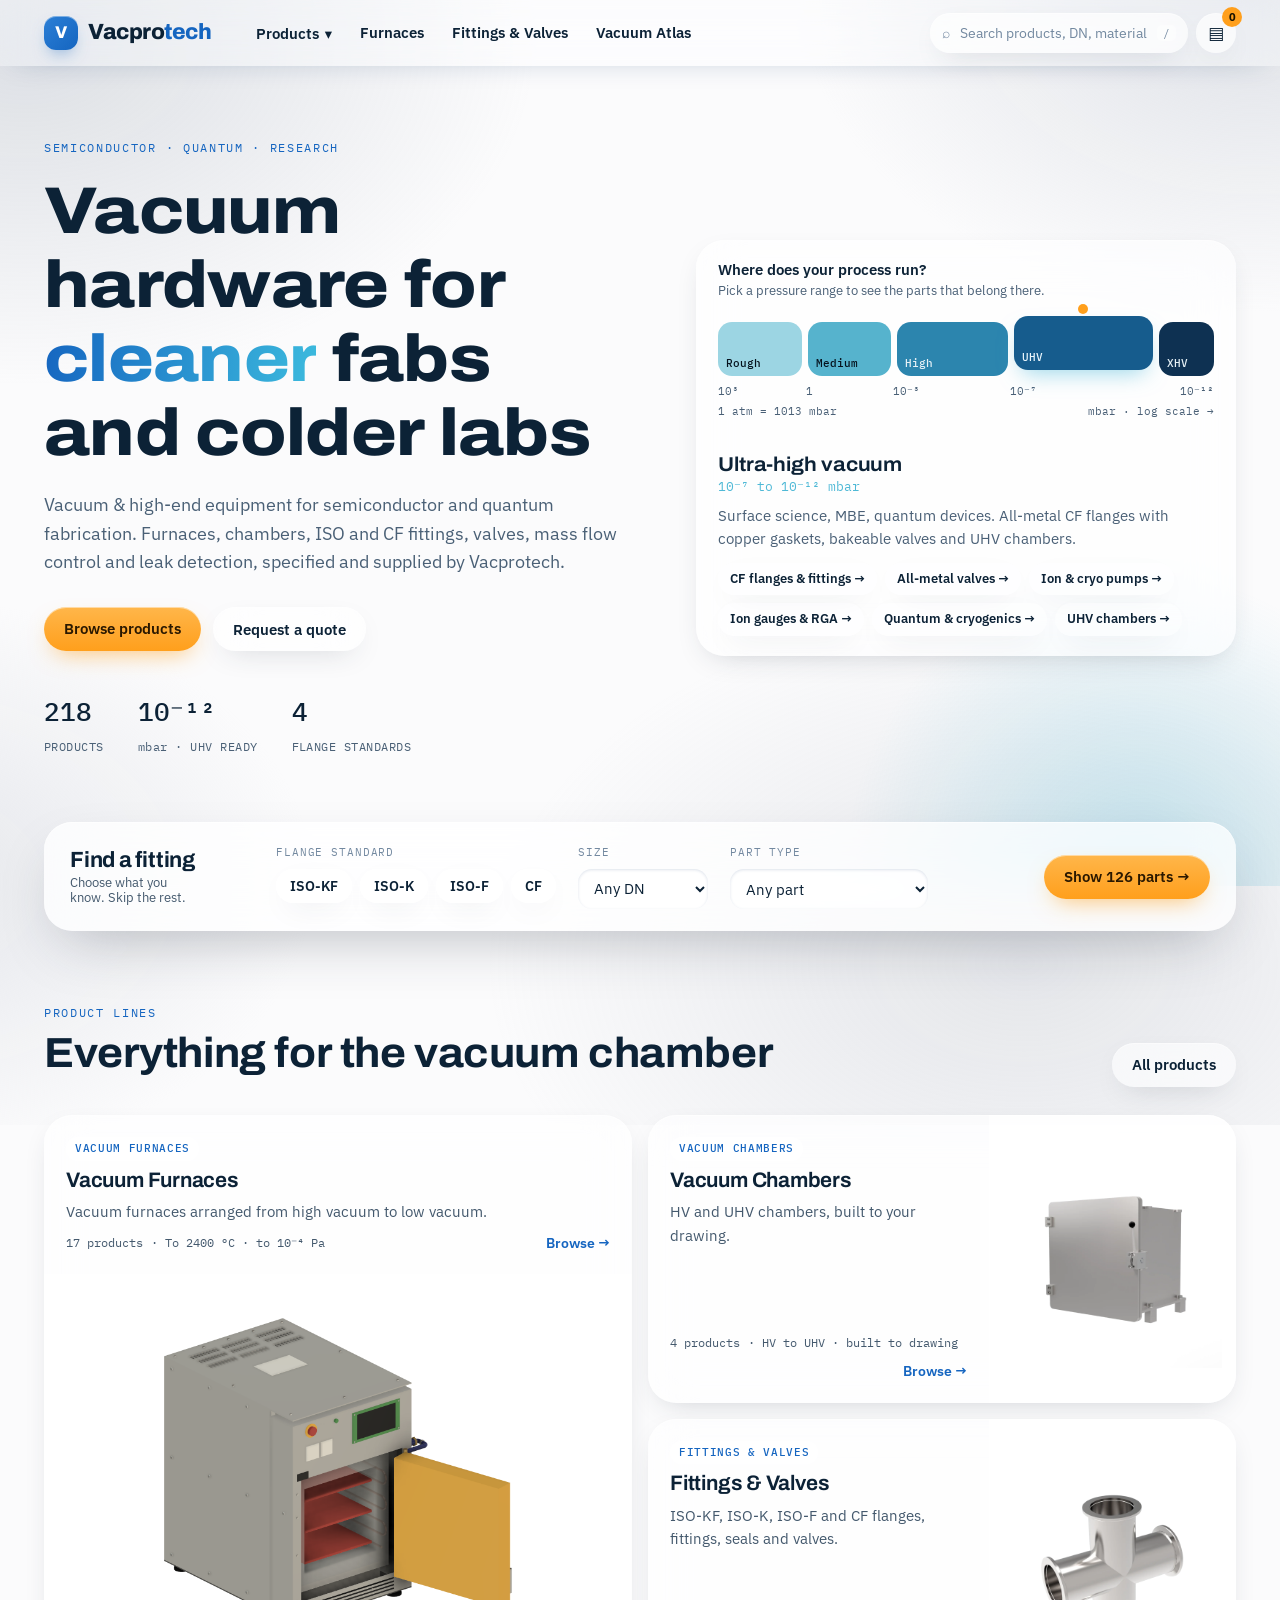
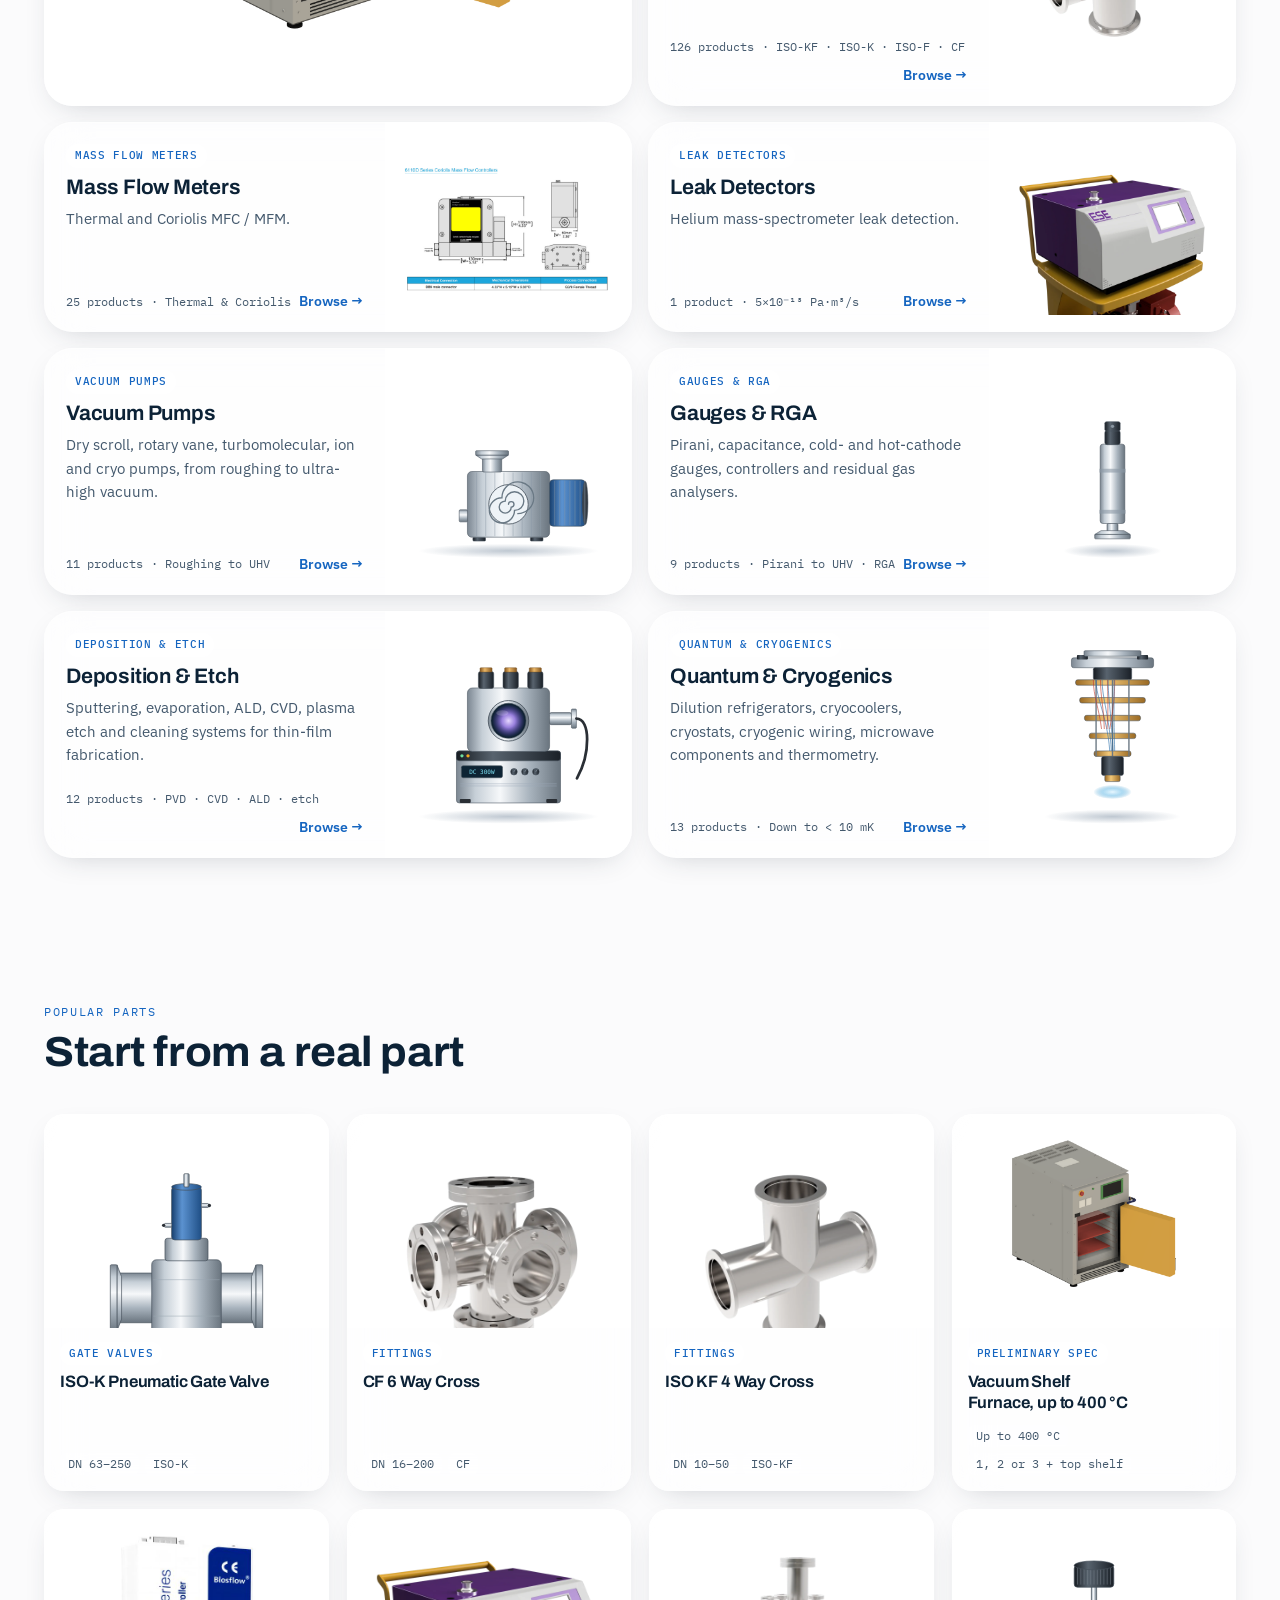
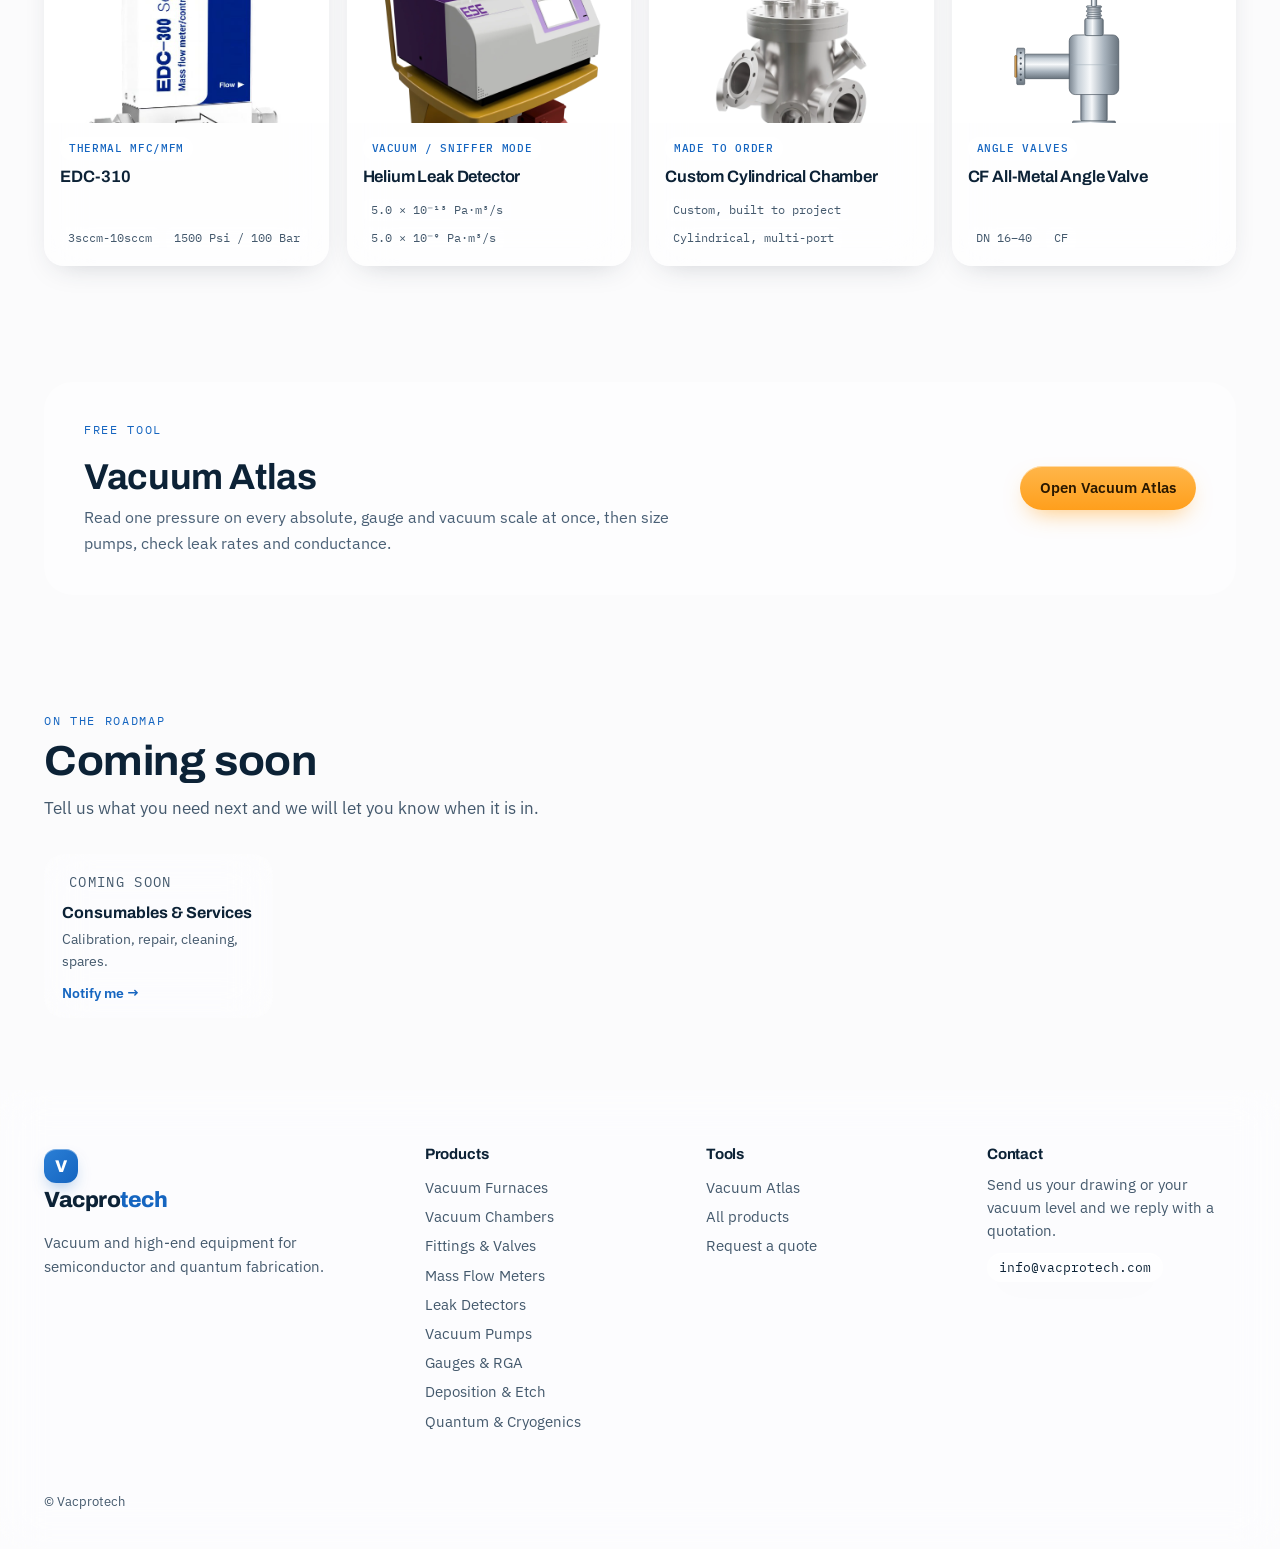
<file: index.html>
<!DOCTYPE html>
<html lang="en" data-theme="light">
<head>
<meta charset="utf-8">
<meta name="viewport" content="width=device-width,initial-scale=1,viewport-fit=cover">
<title>Vacprotech, Vacuum &amp; High-End Equipment</title>
<meta name="description" content="Vacuum furnaces, chambers, ISO and CF fittings, valves, mass flow controllers and leak detectors for semiconductor and quantum fabrication.">
<link rel="preconnect" href="https://fonts.googleapis.com">
<link rel="preconnect" href="https://fonts.gstatic.com" crossorigin>
<link href="https://fonts.googleapis.com/css2?family=Archivo:wdth,wght@62..125,500..900&family=IBM+Plex+Mono:wght@400;500&family=IBM+Plex+Sans:wght@400;500;600&display=swap" rel="stylesheet">
<link rel="stylesheet" href="assets/style.css?v=light1">
<link rel="stylesheet" href="assets/glass.css?v=5">
</head>
<body>
<a class="sr" href="#app">Skip to content</a>
<header class="top">
  <div class="wrap">
    <a class="logo" href="#/" aria-label="Vacprotech home"><i>V</i><span>Vacpro<small>tech</small></span></a>
    <nav class="main" id="mainNav" aria-label="Main">
      <button id="megaBtn" aria-expanded="false" aria-controls="mega">Products <span aria-hidden="true">▾</span></button>
      <a href="#/cat/furnaces">Furnaces</a>
      <a href="#/cat/fittings">Fittings &amp; Valves</a>
      <a href="#/calc">Vacuum Atlas</a>
    </nav>
    <div class="top-tools">
      <button class="search-btn" id="searchBtn" aria-label="Search products"><span aria-hidden="true">⌕</span><span class="st">Search products, DN, material</span><kbd>/</kbd></button>
      <button class="icon-btn" id="basketBtn" aria-label="Open quote basket" title="Quote basket">▤<b class="badge" id="bcount" hidden>0</b></button>
      <button class="icon-btn menu-btn" id="menuBtn" aria-label="Menu" aria-expanded="false">☰</button>
    </div>
  </div>
  <div class="mega" id="mega"><div class="wrap"><div class="mega-grid" id="megaGrid"></div></div></div>
</header>

<main id="app"></main>

<footer>
  <div class="wrap">
    <div class="foot">
      <div>
        <a class="logo" href="#/"><i>V</i><span>Vacpro<small>tech</small></span></a>
        <p>Vacuum and high-end equipment for semiconductor and quantum fabrication.</p>
      </div>
      <div><h4>Products</h4><span id="footCats"></span></div>
      <div><h4>Tools</h4><a href="#/calc">Vacuum Atlas</a><a href="#/products">All products</a><a href="#/contact">Request a quote</a></div>
      <div><h4>Contact</h4><p style="margin-bottom:10px">Send us your drawing or your vacuum level and we reply with a quotation.</p><button class="copy-mail" id="copyMail" type="button">info@vacprotech.com</button></div>
    </div>
    <div class="foot-bottom"><span>© Vacprotech</span></div>
  </div>
</footer>

<div class="overlay" id="ov"><div class="drawer" id="drawer"></div></div>
<div class="cmdk" id="cmdk" role="dialog" aria-label="Search products">
  <div class="cmdk-box">
    <div class="cmdk-in"><span aria-hidden="true" style="font-size:20px;color:var(--ink-3)">⌕</span><input id="cmdkIn" type="text" placeholder="Search a part, DN size or material…" autocomplete="off" aria-label="Search products"><button class="chip" id="cmdkX" type="button">Esc</button></div>
    <div class="cmdk-list" id="cmdkList"></div>
  </div>
</div>
<div class="lightbox" id="lightbox"><img alt="" id="lbImg"></div>

<script src="assets/data.js?v=light1"></script>
<script src="assets/store.js?v=light1"></script>
<script src="assets/calc.js?v=light1"></script>
<script src="assets/app.js?v=light1"></script>
</body>
</html>
</file>
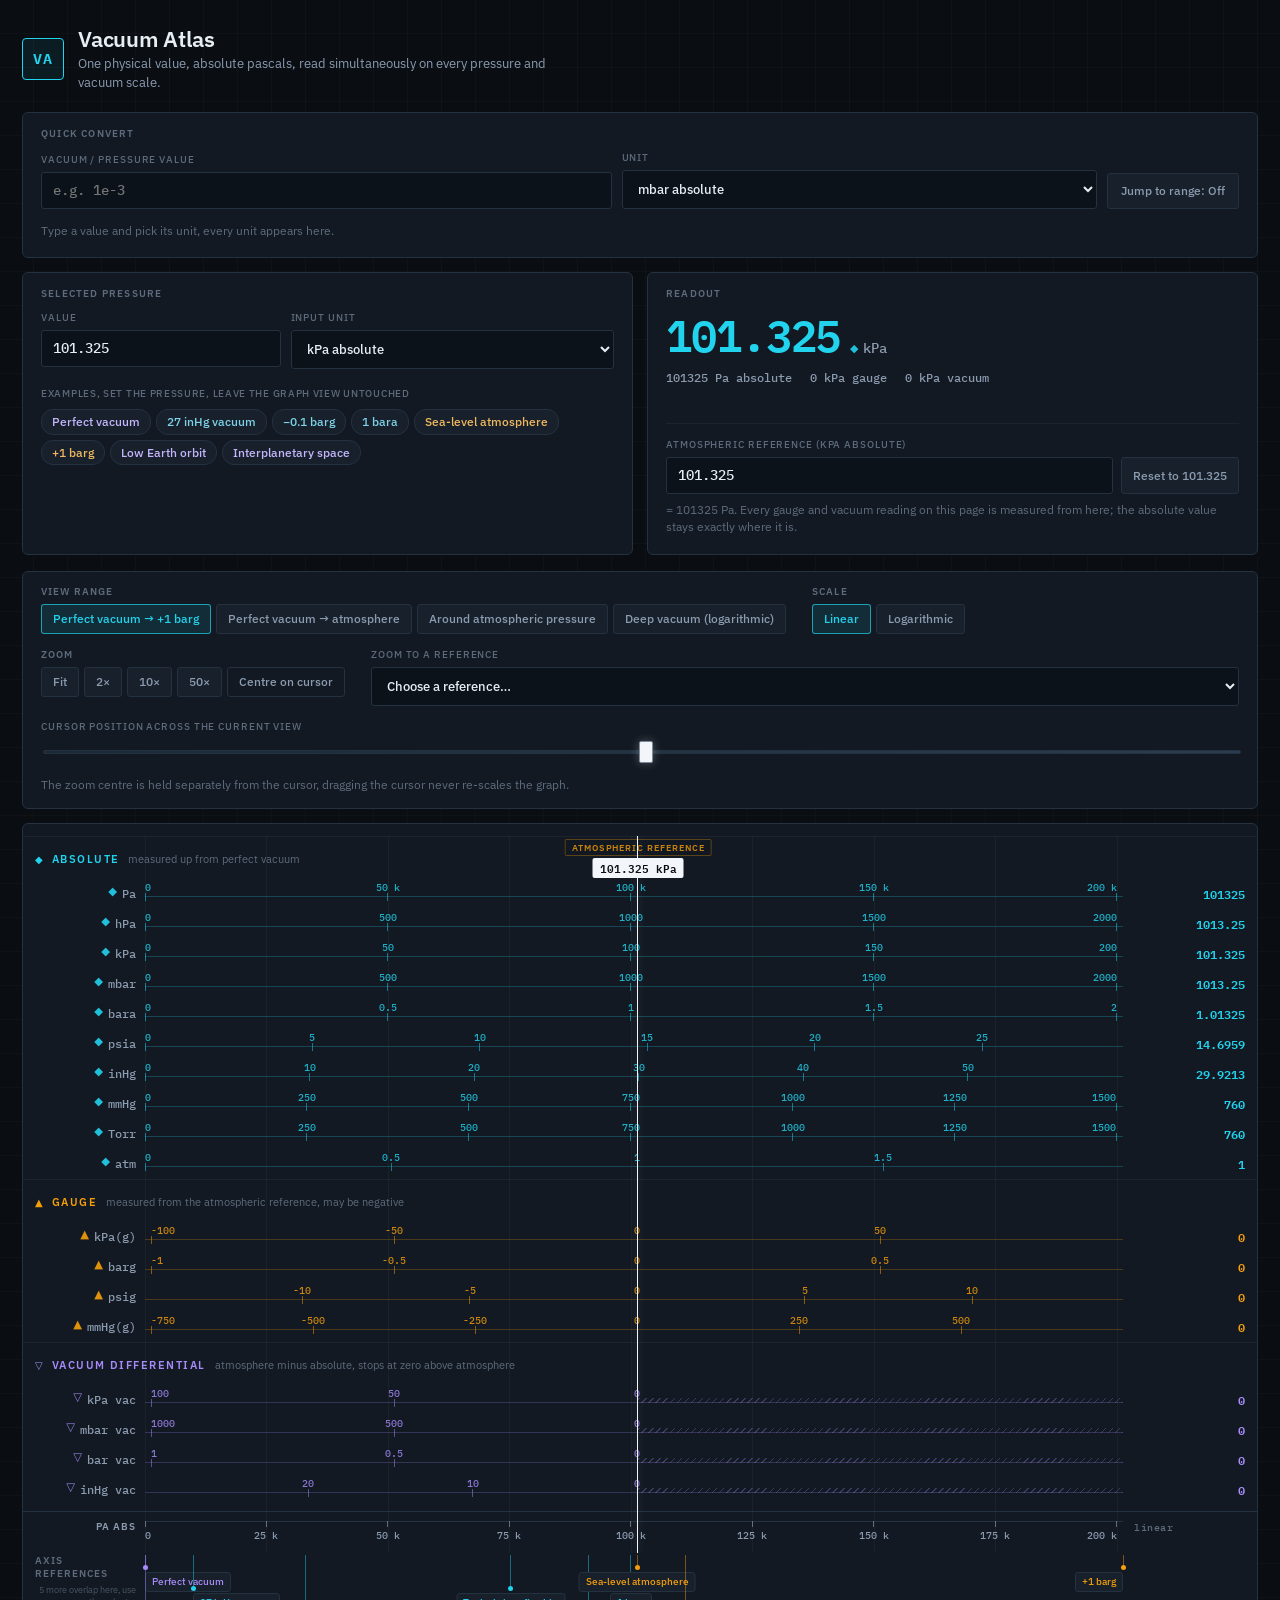
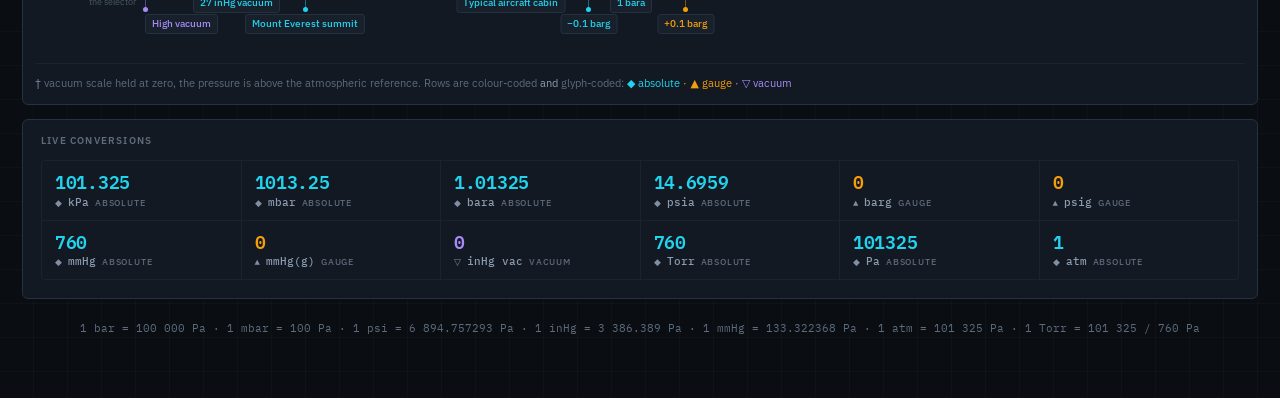
<file: calculators/vacuum-atlas.dark.html>
<!doctype html>
<html lang="en">
  <head>
    <meta charset="utf-8" />
    <meta name="viewport" content="width=device-width, initial-scale=1" />
    <meta
      name="description"
      content="Vacuum Atlas, read one absolute pressure simultaneously on every absolute, gauge and vacuum scale."
    />
    <title>Vacuum Atlas, pressure &amp; vacuum unit graph</title>
    <link rel="preconnect" href="https://fonts.googleapis.com" />
    <link rel="preconnect" href="https://fonts.gstatic.com" crossorigin />
    <link
      href="https://fonts.googleapis.com/css2?family=IBM+Plex+Mono:wght@400;500;600&family=IBM+Plex+Sans:wght@400;500;600;700&display=swap"
      rel="stylesheet"
    />
    <script type="module" crossorigin>(function(){const t=document.createElement("link").relList;if(t&&t.supports&&t.supports("modulepreload"))return;for(const l of document.querySelectorAll('link[rel="modulepreload"]'))r(l);new MutationObserver(l=>{for(const i of l)if(i.type==="childList")for(const o of i.addedNodes)o.tagName==="LINK"&&o.rel==="modulepreload"&&r(o)}).observe(document,{childList:!0,subtree:!0});function n(l){const i={};return l.integrity&&(i.integrity=l.integrity),l.referrerPolicy&&(i.referrerPolicy=l.referrerPolicy),l.crossOrigin==="use-credentials"?i.credentials="include":l.crossOrigin==="anonymous"?i.credentials="omit":i.credentials="same-origin",i}function r(l){if(l.ep)return;l.ep=!0;const i=n(l);fetch(l.href,i)}})();function Yc(e){return e&&e.__esModule&&Object.prototype.hasOwnProperty.call(e,"default")?e.default:e}var Ss={exports:{}},wl={},Ns={exports:{}},I={};/**
 * @license React
 * react.production.min.js
 *
 * Copyright (c) Facebook, Inc. and its affiliates.
 *
 * This source code is licensed under the MIT license found in the
 * LICENSE file in the root directory of this source tree.
 */var dr=Symbol.for("react.element"),Gc=Symbol.for("react.portal"),Zc=Symbol.for("react.fragment"),Jc=Symbol.for("react.strict_mode"),qc=Symbol.for("react.profiler"),bc=Symbol.for("react.provider"),ef=Symbol.for("react.context"),tf=Symbol.for("react.forward_ref"),nf=Symbol.for("react.suspense"),rf=Symbol.for("react.memo"),lf=Symbol.for("react.lazy"),ou=Symbol.iterator;function of(e){return e===null||typeof e!="object"?null:(e=ou&&e[ou]||e["@@iterator"],typeof e=="function"?e:null)}var Es={isMounted:function(){return!1},enqueueForceUpdate:function(){},enqueueReplaceState:function(){},enqueueSetState:function(){}},Ps=Object.assign,_s={};function xn(e,t,n){this.props=e,this.context=t,this.refs=_s,this.updater=n||Es}xn.prototype.isReactComponent={};xn.prototype.setState=function(e,t){if(typeof e!="object"&&typeof e!="function"&&e!=null)throw Error("setState(...): takes an object of state variables to update or a function which returns an object of state variables.");this.updater.enqueueSetState(this,e,t,"setState")};xn.prototype.forceUpdate=function(e){this.updater.enqueueForceUpdate(this,e,"forceUpdate")};function Cs(){}Cs.prototype=xn.prototype;function io(e,t,n){this.props=e,this.context=t,this.refs=_s,this.updater=n||Es}var oo=io.prototype=new Cs;oo.constructor=io;Ps(oo,xn.prototype);oo.isPureReactComponent=!0;var uu=Array.isArray,js=Object.prototype.hasOwnProperty,uo={current:null},Ms={key:!0,ref:!0,__self:!0,__source:!0};function zs(e,t,n){var r,l={},i=null,o=null;if(t!=null)for(r in t.ref!==void 0&&(o=t.ref),t.key!==void 0&&(i=""+t.key),t)js.call(t,r)&&!Ms.hasOwnProperty(r)&&(l[r]=t[r]);var u=arguments.length-2;if(u===1)l.children=n;else if(1<u){for(var s=Array(u),a=0;a<u;a++)s[a]=arguments[a+2];l.children=s}if(e&&e.defaultProps)for(r in u=e.defaultProps,u)l[r]===void 0&&(l[r]=u[r]);return{$$typeof:dr,type:e,key:i,ref:o,props:l,_owner:uo.current}}function uf(e,t){return{$$typeof:dr,type:e.type,key:t,ref:e.ref,props:e.props,_owner:e._owner}}function so(e){return typeof e=="object"&&e!==null&&e.$$typeof===dr}function sf(e){var t={"=":"=0",":":"=2"};return"$"+e.replace(/[=:]/g,function(n){return t[n]})}var su=/\/+/g;function Fl(e,t){return typeof e=="object"&&e!==null&&e.key!=null?sf(""+e.key):t.toString(36)}function Fr(e,t,n,r,l){var i=typeof e;(i==="undefined"||i==="boolean")&&(e=null);var o=!1;if(e===null)o=!0;else switch(i){case"string":case"number":o=!0;break;case"object":switch(e.$$typeof){case dr:case Gc:o=!0}}if(o)return o=e,l=l(o),e=r===""?"."+Fl(o,0):r,uu(l)?(n="",e!=null&&(n=e.replace(su,"$&/")+"/"),Fr(l,t,n,"",function(a){return a})):l!=null&&(so(l)&&(l=uf(l,n+(!l.key||o&&o.key===l.key?"":(""+l.key).replace(su,"$&/")+"/")+e)),t.push(l)),1;if(o=0,r=r===""?".":r+":",uu(e))for(var u=0;u<e.length;u++){i=e[u];var s=r+Fl(i,u);o+=Fr(i,t,n,s,l)}else if(s=of(e),typeof s=="function")for(e=s.call(e),u=0;!(i=e.next()).done;)i=i.value,s=r+Fl(i,u++),o+=Fr(i,t,n,s,l);else if(i==="object")throw t=String(e),Error("Objects are not valid as a React child (found: "+(t==="[object Object]"?"object with keys {"+Object.keys(e).join(", ")+"}":t)+"). If you meant to render a collection of children, use an array instead.");return o}function gr(e,t,n){if(e==null)return e;var r=[],l=0;return Fr(e,r,"","",function(i){return t.call(n,i,l++)}),r}function af(e){if(e._status===-1){var t=e._result;t=t(),t.then(function(n){(e._status===0||e._status===-1)&&(e._status=1,e._result=n)},function(n){(e._status===0||e._status===-1)&&(e._status=2,e._result=n)}),e._status===-1&&(e._status=0,e._result=t)}if(e._status===1)return e._result.default;throw e._result}var pe={current:null},Dr={transition:null},cf={ReactCurrentDispatcher:pe,ReactCurrentBatchConfig:Dr,ReactCurrentOwner:uo};function Ts(){throw Error("act(...) is not supported in production builds of React.")}I.Children={map:gr,forEach:function(e,t,n){gr(e,function(){t.apply(this,arguments)},n)},count:function(e){var t=0;return gr(e,function(){t++}),t},toArray:function(e){return gr(e,function(t){return t})||[]},only:function(e){if(!so(e))throw Error("React.Children.only expected to receive a single React element child.");return e}};I.Component=xn;I.Fragment=Zc;I.Profiler=qc;I.PureComponent=io;I.StrictMode=Jc;I.Suspense=nf;I.__SECRET_INTERNALS_DO_NOT_USE_OR_YOU_WILL_BE_FIRED=cf;I.act=Ts;I.cloneElement=function(e,t,n){if(e==null)throw Error("React.cloneElement(...): The argument must be a React element, but you passed "+e+".");var r=Ps({},e.props),l=e.key,i=e.ref,o=e._owner;if(t!=null){if(t.ref!==void 0&&(i=t.ref,o=uo.current),t.key!==void 0&&(l=""+t.key),e.type&&e.type.defaultProps)var u=e.type.defaultProps;for(s in t)js.call(t,s)&&!Ms.hasOwnProperty(s)&&(r[s]=t[s]===void 0&&u!==void 0?u[s]:t[s])}var s=arguments.length-2;if(s===1)r.children=n;else if(1<s){u=Array(s);for(var a=0;a<s;a++)u[a]=arguments[a+2];r.children=u}return{$$typeof:dr,type:e.type,key:l,ref:i,props:r,_owner:o}};I.createContext=function(e){return e={$$typeof:ef,_currentValue:e,_currentValue2:e,_threadCount:0,Provider:null,Consumer:null,_defaultValue:null,_globalName:null},e.Provider={$$typeof:bc,_context:e},e.Consumer=e};I.createElement=zs;I.createFactory=function(e){var t=zs.bind(null,e);return t.type=e,t};I.createRef=function(){return{current:null}};I.forwardRef=function(e){return{$$typeof:tf,render:e}};I.isValidElement=so;I.lazy=function(e){return{$$typeof:lf,_payload:{_status:-1,_result:e},_init:af}};I.memo=function(e,t){return{$$typeof:rf,type:e,compare:t===void 0?null:t}};I.startTransition=function(e){var t=Dr.transition;Dr.transition={};try{e()}finally{Dr.transition=t}};I.unstable_act=Ts;I.useCallback=function(e,t){return pe.current.useCallback(e,t)};I.useContext=function(e){return pe.current.useContext(e)};I.useDebugValue=function(){};I.useDeferredValue=function(e){return pe.current.useDeferredValue(e)};I.useEffect=function(e,t){return pe.current.useEffect(e,t)};I.useId=function(){return pe.current.useId()};I.useImperativeHandle=function(e,t,n){return pe.current.useImperativeHandle(e,t,n)};I.useInsertionEffect=function(e,t){return pe.current.useInsertionEffect(e,t)};I.useLayoutEffect=function(e,t){return pe.current.useLayoutEffect(e,t)};I.useMemo=function(e,t){return pe.current.useMemo(e,t)};I.useReducer=function(e,t,n){return pe.current.useReducer(e,t,n)};I.useRef=function(e){return pe.current.useRef(e)};I.useState=function(e){return pe.current.useState(e)};I.useSyncExternalStore=function(e,t,n){return pe.current.useSyncExternalStore(e,t,n)};I.useTransition=function(){return pe.current.useTransition()};I.version="18.3.1";Ns.exports=I;var D=Ns.exports;const Ls=Yc(D);/**
 * @license React
 * react-jsx-runtime.production.min.js
 *
 * Copyright (c) Facebook, Inc. and its affiliates.
 *
 * This source code is licensed under the MIT license found in the
 * LICENSE file in the root directory of this source tree.
 */var ff=D,df=Symbol.for("react.element"),pf=Symbol.for("react.fragment"),mf=Object.prototype.hasOwnProperty,hf=ff.__SECRET_INTERNALS_DO_NOT_USE_OR_YOU_WILL_BE_FIRED.ReactCurrentOwner,vf={key:!0,ref:!0,__self:!0,__source:!0};function Rs(e,t,n){var r,l={},i=null,o=null;n!==void 0&&(i=""+n),t.key!==void 0&&(i=""+t.key),t.ref!==void 0&&(o=t.ref);for(r in t)mf.call(t,r)&&!vf.hasOwnProperty(r)&&(l[r]=t[r]);if(e&&e.defaultProps)for(r in t=e.defaultProps,t)l[r]===void 0&&(l[r]=t[r]);return{$$typeof:df,type:e,key:i,ref:o,props:l,_owner:hf.current}}wl.Fragment=pf;wl.jsx=Rs;wl.jsxs=Rs;Ss.exports=wl;var m=Ss.exports,Os={exports:{}},Pe={},Is={exports:{}},Fs={};/**
 * @license React
 * scheduler.production.min.js
 *
 * Copyright (c) Facebook, Inc. and its affiliates.
 *
 * This source code is licensed under the MIT license found in the
 * LICENSE file in the root directory of this source tree.
 */(function(e){function t(E,z){var L=E.length;E.push(z);e:for(;0<L;){var Q=L-1>>>1,J=E[Q];if(0<l(J,z))E[Q]=z,E[L]=J,L=Q;else break e}}function n(E){return E.length===0?null:E[0]}function r(E){if(E.length===0)return null;var z=E[0],L=E.pop();if(L!==z){E[0]=L;e:for(var Q=0,J=E.length,jt=J>>>1;Q<jt;){var je=2*(Q+1)-1,_n=E[je],N=je+1,O=E[N];if(0>l(_n,L))N<J&&0>l(O,_n)?(E[Q]=O,E[N]=L,Q=N):(E[Q]=_n,E[je]=L,Q=je);else if(N<J&&0>l(O,L))E[Q]=O,E[N]=L,Q=N;else break e}}return z}function l(E,z){var L=E.sortIndex-z.sortIndex;return L!==0?L:E.id-z.id}if(typeof performance=="object"&&typeof performance.now=="function"){var i=performance;e.unstable_now=function(){return i.now()}}else{var o=Date,u=o.now();e.unstable_now=function(){return o.now()-u}}var s=[],a=[],h=1,v=null,d=3,g=!1,k=!1,x=!1,R=typeof setTimeout=="function"?setTimeout:null,f=typeof clearTimeout=="function"?clearTimeout:null,c=typeof setImmediate!="undefined"?setImmediate:null;typeof navigator!="undefined"&&navigator.scheduling!==void 0&&navigator.scheduling.isInputPending!==void 0&&navigator.scheduling.isInputPending.bind(navigator.scheduling);function p(E){for(var z=n(a);z!==null;){if(z.callback===null)r(a);else if(z.startTime<=E)r(a),z.sortIndex=z.expirationTime,t(s,z);else break;z=n(a)}}function y(E){if(x=!1,p(E),!k)if(n(s)!==null)k=!0,Pn(S);else{var z=n(a);z!==null&&Ct(y,z.startTime-E)}}function S(E,z){k=!1,x&&(x=!1,f(j),j=-1),g=!0;var L=d;try{for(p(z),v=n(s);v!==null&&(!(v.expirationTime>z)||E&&!b());){var Q=v.callback;if(typeof Q=="function"){v.callback=null,d=v.priorityLevel;var J=Q(v.expirationTime<=z);z=e.unstable_now(),typeof J=="function"?v.callback=J:v===n(s)&&r(s),p(z)}else r(s);v=n(s)}if(v!==null)var jt=!0;else{var je=n(a);je!==null&&Ct(y,je.startTime-z),jt=!1}return jt}finally{v=null,d=L,g=!1}}var _=!1,C=null,j=-1,H=5,T=-1;function b(){return!(e.unstable_now()-T<H)}function M(){if(C!==null){var E=e.unstable_now();T=E;var z=!0;try{z=C(!0,E)}finally{z?A():(_=!1,C=null)}}else _=!1}var A;if(typeof c=="function")A=function(){c(M)};else if(typeof MessageChannel!="undefined"){var Ce=new MessageChannel,En=Ce.port2;Ce.port1.onmessage=M,A=function(){En.postMessage(null)}}else A=function(){R(M,0)};function Pn(E){C=E,_||(_=!0,A())}function Ct(E,z){j=R(function(){E(e.unstable_now())},z)}e.unstable_IdlePriority=5,e.unstable_ImmediatePriority=1,e.unstable_LowPriority=4,e.unstable_NormalPriority=3,e.unstable_Profiling=null,e.unstable_UserBlockingPriority=2,e.unstable_cancelCallback=function(E){E.callback=null},e.unstable_continueExecution=function(){k||g||(k=!0,Pn(S))},e.unstable_forceFrameRate=function(E){0>E||125<E?console.error("forceFrameRate takes a positive int between 0 and 125, forcing frame rates higher than 125 fps is not supported"):H=0<E?Math.floor(1e3/E):5},e.unstable_getCurrentPriorityLevel=function(){return d},e.unstable_getFirstCallbackNode=function(){return n(s)},e.unstable_next=function(E){switch(d){case 1:case 2:case 3:var z=3;break;default:z=d}var L=d;d=z;try{return E()}finally{d=L}},e.unstable_pauseExecution=function(){},e.unstable_requestPaint=function(){},e.unstable_runWithPriority=function(E,z){switch(E){case 1:case 2:case 3:case 4:case 5:break;default:E=3}var L=d;d=E;try{return z()}finally{d=L}},e.unstable_scheduleCallback=function(E,z,L){var Q=e.unstable_now();switch(typeof L=="object"&&L!==null?(L=L.delay,L=typeof L=="number"&&0<L?Q+L:Q):L=Q,E){case 1:var J=-1;break;case 2:J=250;break;case 5:J=1073741823;break;case 4:J=1e4;break;default:J=5e3}return J=L+J,E={id:h++,callback:z,priorityLevel:E,startTime:L,expirationTime:J,sortIndex:-1},L>Q?(E.sortIndex=L,t(a,E),n(s)===null&&E===n(a)&&(x?(f(j),j=-1):x=!0,Ct(y,L-Q))):(E.sortIndex=J,t(s,E),k||g||(k=!0,Pn(S))),E},e.unstable_shouldYield=b,e.unstable_wrapCallback=function(E){var z=d;return function(){var L=d;d=z;try{return E.apply(this,arguments)}finally{d=L}}}})(Fs);Is.exports=Fs;var gf=Is.exports;/**
 * @license React
 * react-dom.production.min.js
 *
 * Copyright (c) Facebook, Inc. and its affiliates.
 *
 * This source code is licensed under the MIT license found in the
 * LICENSE file in the root directory of this source tree.
 */var yf=D,Ee=gf;function w(e){for(var t="https://reactjs.org/docs/error-decoder.html?invariant="+e,n=1;n<arguments.length;n++)t+="&args[]="+encodeURIComponent(arguments[n]);return"Minified React error #"+e+"; visit "+t+" for the full message or use the non-minified dev environment for full errors and additional helpful warnings."}var Ds=new Set,Gn={};function Bt(e,t){pn(e,t),pn(e+"Capture",t)}function pn(e,t){for(Gn[e]=t,e=0;e<t.length;e++)Ds.add(t[e])}var et=!(typeof window=="undefined"||typeof window.document=="undefined"||typeof window.document.createElement=="undefined"),ai=Object.prototype.hasOwnProperty,kf=/^[:A-Z_a-z\u00C0-\u00D6\u00D8-\u00F6\u00F8-\u02FF\u0370-\u037D\u037F-\u1FFF\u200C-\u200D\u2070-\u218F\u2C00-\u2FEF\u3001-\uD7FF\uF900-\uFDCF\uFDF0-\uFFFD][:A-Z_a-z\u00C0-\u00D6\u00D8-\u00F6\u00F8-\u02FF\u0370-\u037D\u037F-\u1FFF\u200C-\u200D\u2070-\u218F\u2C00-\u2FEF\u3001-\uD7FF\uF900-\uFDCF\uFDF0-\uFFFD\-.0-9\u00B7\u0300-\u036F\u203F-\u2040]*$/,au={},cu={};function wf(e){return ai.call(cu,e)?!0:ai.call(au,e)?!1:kf.test(e)?cu[e]=!0:(au[e]=!0,!1)}function xf(e,t,n,r){if(n!==null&&n.type===0)return!1;switch(typeof t){case"function":case"symbol":return!0;case"boolean":return r?!1:n!==null?!n.acceptsBooleans:(e=e.toLowerCase().slice(0,5),e!=="data-"&&e!=="aria-");default:return!1}}function Sf(e,t,n,r){if(t===null||typeof t=="undefined"||xf(e,t,n,r))return!0;if(r)return!1;if(n!==null)switch(n.type){case 3:return!t;case 4:return t===!1;case 5:return isNaN(t);case 6:return isNaN(t)||1>t}return!1}function me(e,t,n,r,l,i,o){this.acceptsBooleans=t===2||t===3||t===4,this.attributeName=r,this.attributeNamespace=l,this.mustUseProperty=n,this.propertyName=e,this.type=t,this.sanitizeURL=i,this.removeEmptyString=o}var oe={};"children dangerouslySetInnerHTML defaultValue defaultChecked innerHTML suppressContentEditableWarning suppressHydrationWarning style".split(" ").forEach(function(e){oe[e]=new me(e,0,!1,e,null,!1,!1)});[["acceptCharset","accept-charset"],["className","class"],["htmlFor","for"],["httpEquiv","http-equiv"]].forEach(function(e){var t=e[0];oe[t]=new me(t,1,!1,e[1],null,!1,!1)});["contentEditable","draggable","spellCheck","value"].forEach(function(e){oe[e]=new me(e,2,!1,e.toLowerCase(),null,!1,!1)});["autoReverse","externalResourcesRequired","focusable","preserveAlpha"].forEach(function(e){oe[e]=new me(e,2,!1,e,null,!1,!1)});"allowFullScreen async autoFocus autoPlay controls default defer disabled disablePictureInPicture disableRemotePlayback formNoValidate hidden loop noModule noValidate open playsInline readOnly required reversed scoped seamless itemScope".split(" ").forEach(function(e){oe[e]=new me(e,3,!1,e.toLowerCase(),null,!1,!1)});["checked","multiple","muted","selected"].forEach(function(e){oe[e]=new me(e,3,!0,e,null,!1,!1)});["capture","download"].forEach(function(e){oe[e]=new me(e,4,!1,e,null,!1,!1)});["cols","rows","size","span"].forEach(function(e){oe[e]=new me(e,6,!1,e,null,!1,!1)});["rowSpan","start"].forEach(function(e){oe[e]=new me(e,5,!1,e.toLowerCase(),null,!1,!1)});var ao=/[\-:]([a-z])/g;function co(e){return e[1].toUpperCase()}"accent-height alignment-baseline arabic-form baseline-shift cap-height clip-path clip-rule color-interpolation color-interpolation-filters color-profile color-rendering dominant-baseline enable-background fill-opacity fill-rule flood-color flood-opacity font-family font-size font-size-adjust font-stretch font-style font-variant font-weight glyph-name glyph-orientation-horizontal glyph-orientation-vertical horiz-adv-x horiz-origin-x image-rendering letter-spacing lighting-color marker-end marker-mid marker-start overline-position overline-thickness paint-order panose-1 pointer-events rendering-intent shape-rendering stop-color stop-opacity strikethrough-position strikethrough-thickness stroke-dasharray stroke-dashoffset stroke-linecap stroke-linejoin stroke-miterlimit stroke-opacity stroke-width text-anchor text-decoration text-rendering underline-position underline-thickness unicode-bidi unicode-range units-per-em v-alphabetic v-hanging v-ideographic v-mathematical vector-effect vert-adv-y vert-origin-x vert-origin-y word-spacing writing-mode xmlns:xlink x-height".split(" ").forEach(function(e){var t=e.replace(ao,co);oe[t]=new me(t,1,!1,e,null,!1,!1)});"xlink:actuate xlink:arcrole xlink:role xlink:show xlink:title xlink:type".split(" ").forEach(function(e){var t=e.replace(ao,co);oe[t]=new me(t,1,!1,e,"http://www.w3.org/1999/xlink",!1,!1)});["xml:base","xml:lang","xml:space"].forEach(function(e){var t=e.replace(ao,co);oe[t]=new me(t,1,!1,e,"http://www.w3.org/XML/1998/namespace",!1,!1)});["tabIndex","crossOrigin"].forEach(function(e){oe[e]=new me(e,1,!1,e.toLowerCase(),null,!1,!1)});oe.xlinkHref=new me("xlinkHref",1,!1,"xlink:href","http://www.w3.org/1999/xlink",!0,!1);["src","href","action","formAction"].forEach(function(e){oe[e]=new me(e,1,!1,e.toLowerCase(),null,!0,!0)});function fo(e,t,n,r){var l=oe.hasOwnProperty(t)?oe[t]:null;(l!==null?l.type!==0:r||!(2<t.length)||t[0]!=="o"&&t[0]!=="O"||t[1]!=="n"&&t[1]!=="N")&&(Sf(t,n,l,r)&&(n=null),r||l===null?wf(t)&&(n===null?e.removeAttribute(t):e.setAttribute(t,""+n)):l.mustUseProperty?e[l.propertyName]=n===null?l.type===3?!1:"":n:(t=l.attributeName,r=l.attributeNamespace,n===null?e.removeAttribute(t):(l=l.type,n=l===3||l===4&&n===!0?"":""+n,r?e.setAttributeNS(r,t,n):e.setAttribute(t,n))))}var lt=yf.__SECRET_INTERNALS_DO_NOT_USE_OR_YOU_WILL_BE_FIRED,yr=Symbol.for("react.element"),Kt=Symbol.for("react.portal"),Xt=Symbol.for("react.fragment"),po=Symbol.for("react.strict_mode"),ci=Symbol.for("react.profiler"),Us=Symbol.for("react.provider"),As=Symbol.for("react.context"),mo=Symbol.for("react.forward_ref"),fi=Symbol.for("react.suspense"),di=Symbol.for("react.suspense_list"),ho=Symbol.for("react.memo"),ut=Symbol.for("react.lazy"),$s=Symbol.for("react.offscreen"),fu=Symbol.iterator;function Cn(e){return e===null||typeof e!="object"?null:(e=fu&&e[fu]||e["@@iterator"],typeof e=="function"?e:null)}var Y=Object.assign,Dl;function In(e){if(Dl===void 0)try{throw Error()}catch(n){var t=n.stack.trim().match(/\n( *(at )?)/);Dl=t&&t[1]||""}return`
`+Dl+e}var Ul=!1;function Al(e,t){if(!e||Ul)return"";Ul=!0;var n=Error.prepareStackTrace;Error.prepareStackTrace=void 0;try{if(t)if(t=function(){throw Error()},Object.defineProperty(t.prototype,"props",{set:function(){throw Error()}}),typeof Reflect=="object"&&Reflect.construct){try{Reflect.construct(t,[])}catch(a){var r=a}Reflect.construct(e,[],t)}else{try{t.call()}catch(a){r=a}e.call(t.prototype)}else{try{throw Error()}catch(a){r=a}e()}}catch(a){if(a&&r&&typeof a.stack=="string"){for(var l=a.stack.split(`
`),i=r.stack.split(`
`),o=l.length-1,u=i.length-1;1<=o&&0<=u&&l[o]!==i[u];)u--;for(;1<=o&&0<=u;o--,u--)if(l[o]!==i[u]){if(o!==1||u!==1)do if(o--,u--,0>u||l[o]!==i[u]){var s=`
`+l[o].replace(" at new "," at ");return e.displayName&&s.includes("<anonymous>")&&(s=s.replace("<anonymous>",e.displayName)),s}while(1<=o&&0<=u);break}}}finally{Ul=!1,Error.prepareStackTrace=n}return(e=e?e.displayName||e.name:"")?In(e):""}function Nf(e){switch(e.tag){case 5:return In(e.type);case 16:return In("Lazy");case 13:return In("Suspense");case 19:return In("SuspenseList");case 0:case 2:case 15:return e=Al(e.type,!1),e;case 11:return e=Al(e.type.render,!1),e;case 1:return e=Al(e.type,!0),e;default:return""}}function pi(e){if(e==null)return null;if(typeof e=="function")return e.displayName||e.name||null;if(typeof e=="string")return e;switch(e){case Xt:return"Fragment";case Kt:return"Portal";case ci:return"Profiler";case po:return"StrictMode";case fi:return"Suspense";case di:return"SuspenseList"}if(typeof e=="object")switch(e.$$typeof){case As:return(e.displayName||"Context")+".Consumer";case Us:return(e._context.displayName||"Context")+".Provider";case mo:var t=e.render;return e=e.displayName,e||(e=t.displayName||t.name||"",e=e!==""?"ForwardRef("+e+")":"ForwardRef"),e;case ho:return t=e.displayName||null,t!==null?t:pi(e.type)||"Memo";case ut:t=e._payload,e=e._init;try{return pi(e(t))}catch{}}return null}function Ef(e){var t=e.type;switch(e.tag){case 24:return"Cache";case 9:return(t.displayName||"Context")+".Consumer";case 10:return(t._context.displayName||"Context")+".Provider";case 18:return"DehydratedFragment";case 11:return e=t.render,e=e.displayName||e.name||"",t.displayName||(e!==""?"ForwardRef("+e+")":"ForwardRef");case 7:return"Fragment";case 5:return t;case 4:return"Portal";case 3:return"Root";case 6:return"Text";case 16:return pi(t);case 8:return t===po?"StrictMode":"Mode";case 22:return"Offscreen";case 12:return"Profiler";case 21:return"Scope";case 13:return"Suspense";case 19:return"SuspenseList";case 25:return"TracingMarker";case 1:case 0:case 17:case 2:case 14:case 15:if(typeof t=="function")return t.displayName||t.name||null;if(typeof t=="string")return t}return null}function St(e){switch(typeof e){case"boolean":case"number":case"string":case"undefined":return e;case"object":return e;default:return""}}function Hs(e){var t=e.type;return(e=e.nodeName)&&e.toLowerCase()==="input"&&(t==="checkbox"||t==="radio")}function Pf(e){var t=Hs(e)?"checked":"value",n=Object.getOwnPropertyDescriptor(e.constructor.prototype,t),r=""+e[t];if(!e.hasOwnProperty(t)&&typeof n!="undefined"&&typeof n.get=="function"&&typeof n.set=="function"){var l=n.get,i=n.set;return Object.defineProperty(e,t,{configurable:!0,get:function(){return l.call(this)},set:function(o){r=""+o,i.call(this,o)}}),Object.defineProperty(e,t,{enumerable:n.enumerable}),{getValue:function(){return r},setValue:function(o){r=""+o},stopTracking:function(){e._valueTracker=null,delete e[t]}}}}function kr(e){e._valueTracker||(e._valueTracker=Pf(e))}function Vs(e){if(!e)return!1;var t=e._valueTracker;if(!t)return!0;var n=t.getValue(),r="";return e&&(r=Hs(e)?e.checked?"true":"false":e.value),e=r,e!==n?(t.setValue(e),!0):!1}function Gr(e){if(e=e||(typeof document!="undefined"?document:void 0),typeof e=="undefined")return null;try{return e.activeElement||e.body}catch{return e.body}}function mi(e,t){var n=t.checked;return Y({},t,{defaultChecked:void 0,defaultValue:void 0,value:void 0,checked:n!=null?n:e._wrapperState.initialChecked})}function du(e,t){var n=t.defaultValue==null?"":t.defaultValue,r=t.checked!=null?t.checked:t.defaultChecked;n=St(t.value!=null?t.value:n),e._wrapperState={initialChecked:r,initialValue:n,controlled:t.type==="checkbox"||t.type==="radio"?t.checked!=null:t.value!=null}}function Bs(e,t){t=t.checked,t!=null&&fo(e,"checked",t,!1)}function hi(e,t){Bs(e,t);var n=St(t.value),r=t.type;if(n!=null)r==="number"?(n===0&&e.value===""||e.value!=n)&&(e.value=""+n):e.value!==""+n&&(e.value=""+n);else if(r==="submit"||r==="reset"){e.removeAttribute("value");return}t.hasOwnProperty("value")?vi(e,t.type,n):t.hasOwnProperty("defaultValue")&&vi(e,t.type,St(t.defaultValue)),t.checked==null&&t.defaultChecked!=null&&(e.defaultChecked=!!t.defaultChecked)}function pu(e,t,n){if(t.hasOwnProperty("value")||t.hasOwnProperty("defaultValue")){var r=t.type;if(!(r!=="submit"&&r!=="reset"||t.value!==void 0&&t.value!==null))return;t=""+e._wrapperState.initialValue,n||t===e.value||(e.value=t),e.defaultValue=t}n=e.name,n!==""&&(e.name=""),e.defaultChecked=!!e._wrapperState.initialChecked,n!==""&&(e.name=n)}function vi(e,t,n){(t!=="number"||Gr(e.ownerDocument)!==e)&&(n==null?e.defaultValue=""+e._wrapperState.initialValue:e.defaultValue!==""+n&&(e.defaultValue=""+n))}var Fn=Array.isArray;function ln(e,t,n,r){if(e=e.options,t){t={};for(var l=0;l<n.length;l++)t["$"+n[l]]=!0;for(n=0;n<e.length;n++)l=t.hasOwnProperty("$"+e[n].value),e[n].selected!==l&&(e[n].selected=l),l&&r&&(e[n].defaultSelected=!0)}else{for(n=""+St(n),t=null,l=0;l<e.length;l++){if(e[l].value===n){e[l].selected=!0,r&&(e[l].defaultSelected=!0);return}t!==null||e[l].disabled||(t=e[l])}t!==null&&(t.selected=!0)}}function gi(e,t){if(t.dangerouslySetInnerHTML!=null)throw Error(w(91));return Y({},t,{value:void 0,defaultValue:void 0,children:""+e._wrapperState.initialValue})}function mu(e,t){var n=t.value;if(n==null){if(n=t.children,t=t.defaultValue,n!=null){if(t!=null)throw Error(w(92));if(Fn(n)){if(1<n.length)throw Error(w(93));n=n[0]}t=n}t==null&&(t=""),n=t}e._wrapperState={initialValue:St(n)}}function Ws(e,t){var n=St(t.value),r=St(t.defaultValue);n!=null&&(n=""+n,n!==e.value&&(e.value=n),t.defaultValue==null&&e.defaultValue!==n&&(e.defaultValue=n)),r!=null&&(e.defaultValue=""+r)}function hu(e){var t=e.textContent;t===e._wrapperState.initialValue&&t!==""&&t!==null&&(e.value=t)}function Qs(e){switch(e){case"svg":return"http://www.w3.org/2000/svg";case"math":return"http://www.w3.org/1998/Math/MathML";default:return"http://www.w3.org/1999/xhtml"}}function yi(e,t){return e==null||e==="http://www.w3.org/1999/xhtml"?Qs(t):e==="http://www.w3.org/2000/svg"&&t==="foreignObject"?"http://www.w3.org/1999/xhtml":e}var wr,Ks=function(e){return typeof MSApp!="undefined"&&MSApp.execUnsafeLocalFunction?function(t,n,r,l){MSApp.execUnsafeLocalFunction(function(){return e(t,n,r,l)})}:e}(function(e,t){if(e.namespaceURI!=="http://www.w3.org/2000/svg"||"innerHTML"in e)e.innerHTML=t;else{for(wr=wr||document.createElement("div"),wr.innerHTML="<svg>"+t.valueOf().toString()+"</svg>",t=wr.firstChild;e.firstChild;)e.removeChild(e.firstChild);for(;t.firstChild;)e.appendChild(t.firstChild)}});function Zn(e,t){if(t){var n=e.firstChild;if(n&&n===e.lastChild&&n.nodeType===3){n.nodeValue=t;return}}e.textContent=t}var $n={animationIterationCount:!0,aspectRatio:!0,borderImageOutset:!0,borderImageSlice:!0,borderImageWidth:!0,boxFlex:!0,boxFlexGroup:!0,boxOrdinalGroup:!0,columnCount:!0,columns:!0,flex:!0,flexGrow:!0,flexPositive:!0,flexShrink:!0,flexNegative:!0,flexOrder:!0,gridArea:!0,gridRow:!0,gridRowEnd:!0,gridRowSpan:!0,gridRowStart:!0,gridColumn:!0,gridColumnEnd:!0,gridColumnSpan:!0,gridColumnStart:!0,fontWeight:!0,lineClamp:!0,lineHeight:!0,opacity:!0,order:!0,orphans:!0,tabSize:!0,widows:!0,zIndex:!0,zoom:!0,fillOpacity:!0,floodOpacity:!0,stopOpacity:!0,strokeDasharray:!0,strokeDashoffset:!0,strokeMiterlimit:!0,strokeOpacity:!0,strokeWidth:!0},_f=["Webkit","ms","Moz","O"];Object.keys($n).forEach(function(e){_f.forEach(function(t){t=t+e.charAt(0).toUpperCase()+e.substring(1),$n[t]=$n[e]})});function Xs(e,t,n){return t==null||typeof t=="boolean"||t===""?"":n||typeof t!="number"||t===0||$n.hasOwnProperty(e)&&$n[e]?(""+t).trim():t+"px"}function Ys(e,t){e=e.style;for(var n in t)if(t.hasOwnProperty(n)){var r=n.indexOf("--")===0,l=Xs(n,t[n],r);n==="float"&&(n="cssFloat"),r?e.setProperty(n,l):e[n]=l}}var Cf=Y({menuitem:!0},{area:!0,base:!0,br:!0,col:!0,embed:!0,hr:!0,img:!0,input:!0,keygen:!0,link:!0,meta:!0,param:!0,source:!0,track:!0,wbr:!0});function ki(e,t){if(t){if(Cf[e]&&(t.children!=null||t.dangerouslySetInnerHTML!=null))throw Error(w(137,e));if(t.dangerouslySetInnerHTML!=null){if(t.children!=null)throw Error(w(60));if(typeof t.dangerouslySetInnerHTML!="object"||!("__html"in t.dangerouslySetInnerHTML))throw Error(w(61))}if(t.style!=null&&typeof t.style!="object")throw Error(w(62))}}function wi(e,t){if(e.indexOf("-")===-1)return typeof t.is=="string";switch(e){case"annotation-xml":case"color-profile":case"font-face":case"font-face-src":case"font-face-uri":case"font-face-format":case"font-face-name":case"missing-glyph":return!1;default:return!0}}var xi=null;function vo(e){return e=e.target||e.srcElement||window,e.correspondingUseElement&&(e=e.correspondingUseElement),e.nodeType===3?e.parentNode:e}var Si=null,on=null,un=null;function vu(e){if(e=hr(e)){if(typeof Si!="function")throw Error(w(280));var t=e.stateNode;t&&(t=Pl(t),Si(e.stateNode,e.type,t))}}function Gs(e){on?un?un.push(e):un=[e]:on=e}function Zs(){if(on){var e=on,t=un;if(un=on=null,vu(e),t)for(e=0;e<t.length;e++)vu(t[e])}}function Js(e,t){return e(t)}function qs(){}var $l=!1;function bs(e,t,n){if($l)return e(t,n);$l=!0;try{return Js(e,t,n)}finally{$l=!1,(on!==null||un!==null)&&(qs(),Zs())}}function Jn(e,t){var n=e.stateNode;if(n===null)return null;var r=Pl(n);if(r===null)return null;n=r[t];e:switch(t){case"onClick":case"onClickCapture":case"onDoubleClick":case"onDoubleClickCapture":case"onMouseDown":case"onMouseDownCapture":case"onMouseMove":case"onMouseMoveCapture":case"onMouseUp":case"onMouseUpCapture":case"onMouseEnter":(r=!r.disabled)||(e=e.type,r=!(e==="button"||e==="input"||e==="select"||e==="textarea")),e=!r;break e;default:e=!1}if(e)return null;if(n&&typeof n!="function")throw Error(w(231,t,typeof n));return n}var Ni=!1;if(et)try{var jn={};Object.defineProperty(jn,"passive",{get:function(){Ni=!0}}),window.addEventListener("test",jn,jn),window.removeEventListener("test",jn,jn)}catch{Ni=!1}function jf(e,t,n,r,l,i,o,u,s){var a=Array.prototype.slice.call(arguments,3);try{t.apply(n,a)}catch(h){this.onError(h)}}var Hn=!1,Zr=null,Jr=!1,Ei=null,Mf={onError:function(e){Hn=!0,Zr=e}};function zf(e,t,n,r,l,i,o,u,s){Hn=!1,Zr=null,jf.apply(Mf,arguments)}function Tf(e,t,n,r,l,i,o,u,s){if(zf.apply(this,arguments),Hn){if(Hn){var a=Zr;Hn=!1,Zr=null}else throw Error(w(198));Jr||(Jr=!0,Ei=a)}}function Wt(e){var t=e,n=e;if(e.alternate)for(;t.return;)t=t.return;else{e=t;do t=e,t.flags&4098&&(n=t.return),e=t.return;while(e)}return t.tag===3?n:null}function ea(e){if(e.tag===13){var t=e.memoizedState;if(t===null&&(e=e.alternate,e!==null&&(t=e.memoizedState)),t!==null)return t.dehydrated}return null}function gu(e){if(Wt(e)!==e)throw Error(w(188))}function Lf(e){var t=e.alternate;if(!t){if(t=Wt(e),t===null)throw Error(w(188));return t!==e?null:e}for(var n=e,r=t;;){var l=n.return;if(l===null)break;var i=l.alternate;if(i===null){if(r=l.return,r!==null){n=r;continue}break}if(l.child===i.child){for(i=l.child;i;){if(i===n)return gu(l),e;if(i===r)return gu(l),t;i=i.sibling}throw Error(w(188))}if(n.return!==r.return)n=l,r=i;else{for(var o=!1,u=l.child;u;){if(u===n){o=!0,n=l,r=i;break}if(u===r){o=!0,r=l,n=i;break}u=u.sibling}if(!o){for(u=i.child;u;){if(u===n){o=!0,n=i,r=l;break}if(u===r){o=!0,r=i,n=l;break}u=u.sibling}if(!o)throw Error(w(189))}}if(n.alternate!==r)throw Error(w(190))}if(n.tag!==3)throw Error(w(188));return n.stateNode.current===n?e:t}function ta(e){return e=Lf(e),e!==null?na(e):null}function na(e){if(e.tag===5||e.tag===6)return e;for(e=e.child;e!==null;){var t=na(e);if(t!==null)return t;e=e.sibling}return null}var ra=Ee.unstable_scheduleCallback,yu=Ee.unstable_cancelCallback,Rf=Ee.unstable_shouldYield,Of=Ee.unstable_requestPaint,Z=Ee.unstable_now,If=Ee.unstable_getCurrentPriorityLevel,go=Ee.unstable_ImmediatePriority,la=Ee.unstable_UserBlockingPriority,qr=Ee.unstable_NormalPriority,Ff=Ee.unstable_LowPriority,ia=Ee.unstable_IdlePriority,xl=null,Xe=null;function Df(e){if(Xe&&typeof Xe.onCommitFiberRoot=="function")try{Xe.onCommitFiberRoot(xl,e,void 0,(e.current.flags&128)===128)}catch{}}var He=Math.clz32?Math.clz32:$f,Uf=Math.log,Af=Math.LN2;function $f(e){return e>>>=0,e===0?32:31-(Uf(e)/Af|0)|0}var xr=64,Sr=4194304;function Dn(e){switch(e&-e){case 1:return 1;case 2:return 2;case 4:return 4;case 8:return 8;case 16:return 16;case 32:return 32;case 64:case 128:case 256:case 512:case 1024:case 2048:case 4096:case 8192:case 16384:case 32768:case 65536:case 131072:case 262144:case 524288:case 1048576:case 2097152:return e&4194240;case 4194304:case 8388608:case 16777216:case 33554432:case 67108864:return e&130023424;case 134217728:return 134217728;case 268435456:return 268435456;case 536870912:return 536870912;case 1073741824:return 1073741824;default:return e}}function br(e,t){var n=e.pendingLanes;if(n===0)return 0;var r=0,l=e.suspendedLanes,i=e.pingedLanes,o=n&268435455;if(o!==0){var u=o&~l;u!==0?r=Dn(u):(i&=o,i!==0&&(r=Dn(i)))}else o=n&~l,o!==0?r=Dn(o):i!==0&&(r=Dn(i));if(r===0)return 0;if(t!==0&&t!==r&&!(t&l)&&(l=r&-r,i=t&-t,l>=i||l===16&&(i&4194240)!==0))return t;if(r&4&&(r|=n&16),t=e.entangledLanes,t!==0)for(e=e.entanglements,t&=r;0<t;)n=31-He(t),l=1<<n,r|=e[n],t&=~l;return r}function Hf(e,t){switch(e){case 1:case 2:case 4:return t+250;case 8:case 16:case 32:case 64:case 128:case 256:case 512:case 1024:case 2048:case 4096:case 8192:case 16384:case 32768:case 65536:case 131072:case 262144:case 524288:case 1048576:case 2097152:return t+5e3;case 4194304:case 8388608:case 16777216:case 33554432:case 67108864:return-1;case 134217728:case 268435456:case 536870912:case 1073741824:return-1;default:return-1}}function Vf(e,t){for(var n=e.suspendedLanes,r=e.pingedLanes,l=e.expirationTimes,i=e.pendingLanes;0<i;){var o=31-He(i),u=1<<o,s=l[o];s===-1?(!(u&n)||u&r)&&(l[o]=Hf(u,t)):s<=t&&(e.expiredLanes|=u),i&=~u}}function Pi(e){return e=e.pendingLanes&-1073741825,e!==0?e:e&1073741824?1073741824:0}function oa(){var e=xr;return xr<<=1,!(xr&4194240)&&(xr=64),e}function Hl(e){for(var t=[],n=0;31>n;n++)t.push(e);return t}function pr(e,t,n){e.pendingLanes|=t,t!==536870912&&(e.suspendedLanes=0,e.pingedLanes=0),e=e.eventTimes,t=31-He(t),e[t]=n}function Bf(e,t){var n=e.pendingLanes&~t;e.pendingLanes=t,e.suspendedLanes=0,e.pingedLanes=0,e.expiredLanes&=t,e.mutableReadLanes&=t,e.entangledLanes&=t,t=e.entanglements;var r=e.eventTimes;for(e=e.expirationTimes;0<n;){var l=31-He(n),i=1<<l;t[l]=0,r[l]=-1,e[l]=-1,n&=~i}}function yo(e,t){var n=e.entangledLanes|=t;for(e=e.entanglements;n;){var r=31-He(n),l=1<<r;l&t|e[r]&t&&(e[r]|=t),n&=~l}}var U=0;function ua(e){return e&=-e,1<e?4<e?e&268435455?16:536870912:4:1}var sa,ko,aa,ca,fa,_i=!1,Nr=[],mt=null,ht=null,vt=null,qn=new Map,bn=new Map,at=[],Wf="mousedown mouseup touchcancel touchend touchstart auxclick dblclick pointercancel pointerdown pointerup dragend dragstart drop compositionend compositionstart keydown keypress keyup input textInput copy cut paste click change contextmenu reset submit".split(" ");function ku(e,t){switch(e){case"focusin":case"focusout":mt=null;break;case"dragenter":case"dragleave":ht=null;break;case"mouseover":case"mouseout":vt=null;break;case"pointerover":case"pointerout":qn.delete(t.pointerId);break;case"gotpointercapture":case"lostpointercapture":bn.delete(t.pointerId)}}function Mn(e,t,n,r,l,i){return e===null||e.nativeEvent!==i?(e={blockedOn:t,domEventName:n,eventSystemFlags:r,nativeEvent:i,targetContainers:[l]},t!==null&&(t=hr(t),t!==null&&ko(t)),e):(e.eventSystemFlags|=r,t=e.targetContainers,l!==null&&t.indexOf(l)===-1&&t.push(l),e)}function Qf(e,t,n,r,l){switch(t){case"focusin":return mt=Mn(mt,e,t,n,r,l),!0;case"dragenter":return ht=Mn(ht,e,t,n,r,l),!0;case"mouseover":return vt=Mn(vt,e,t,n,r,l),!0;case"pointerover":var i=l.pointerId;return qn.set(i,Mn(qn.get(i)||null,e,t,n,r,l)),!0;case"gotpointercapture":return i=l.pointerId,bn.set(i,Mn(bn.get(i)||null,e,t,n,r,l)),!0}return!1}function da(e){var t=Lt(e.target);if(t!==null){var n=Wt(t);if(n!==null){if(t=n.tag,t===13){if(t=ea(n),t!==null){e.blockedOn=t,fa(e.priority,function(){aa(n)});return}}else if(t===3&&n.stateNode.current.memoizedState.isDehydrated){e.blockedOn=n.tag===3?n.stateNode.containerInfo:null;return}}}e.blockedOn=null}function Ur(e){if(e.blockedOn!==null)return!1;for(var t=e.targetContainers;0<t.length;){var n=Ci(e.domEventName,e.eventSystemFlags,t[0],e.nativeEvent);if(n===null){n=e.nativeEvent;var r=new n.constructor(n.type,n);xi=r,n.target.dispatchEvent(r),xi=null}else return t=hr(n),t!==null&&ko(t),e.blockedOn=n,!1;t.shift()}return!0}function wu(e,t,n){Ur(e)&&n.delete(t)}function Kf(){_i=!1,mt!==null&&Ur(mt)&&(mt=null),ht!==null&&Ur(ht)&&(ht=null),vt!==null&&Ur(vt)&&(vt=null),qn.forEach(wu),bn.forEach(wu)}function zn(e,t){e.blockedOn===t&&(e.blockedOn=null,_i||(_i=!0,Ee.unstable_scheduleCallback(Ee.unstable_NormalPriority,Kf)))}function er(e){function t(l){return zn(l,e)}if(0<Nr.length){zn(Nr[0],e);for(var n=1;n<Nr.length;n++){var r=Nr[n];r.blockedOn===e&&(r.blockedOn=null)}}for(mt!==null&&zn(mt,e),ht!==null&&zn(ht,e),vt!==null&&zn(vt,e),qn.forEach(t),bn.forEach(t),n=0;n<at.length;n++)r=at[n],r.blockedOn===e&&(r.blockedOn=null);for(;0<at.length&&(n=at[0],n.blockedOn===null);)da(n),n.blockedOn===null&&at.shift()}var sn=lt.ReactCurrentBatchConfig,el=!0;function Xf(e,t,n,r){var l=U,i=sn.transition;sn.transition=null;try{U=1,wo(e,t,n,r)}finally{U=l,sn.transition=i}}function Yf(e,t,n,r){var l=U,i=sn.transition;sn.transition=null;try{U=4,wo(e,t,n,r)}finally{U=l,sn.transition=i}}function wo(e,t,n,r){if(el){var l=Ci(e,t,n,r);if(l===null)Jl(e,t,r,tl,n),ku(e,r);else if(Qf(l,e,t,n,r))r.stopPropagation();else if(ku(e,r),t&4&&-1<Wf.indexOf(e)){for(;l!==null;){var i=hr(l);if(i!==null&&sa(i),i=Ci(e,t,n,r),i===null&&Jl(e,t,r,tl,n),i===l)break;l=i}l!==null&&r.stopPropagation()}else Jl(e,t,r,null,n)}}var tl=null;function Ci(e,t,n,r){if(tl=null,e=vo(r),e=Lt(e),e!==null)if(t=Wt(e),t===null)e=null;else if(n=t.tag,n===13){if(e=ea(t),e!==null)return e;e=null}else if(n===3){if(t.stateNode.current.memoizedState.isDehydrated)return t.tag===3?t.stateNode.containerInfo:null;e=null}else t!==e&&(e=null);return tl=e,null}function pa(e){switch(e){case"cancel":case"click":case"close":case"contextmenu":case"copy":case"cut":case"auxclick":case"dblclick":case"dragend":case"dragstart":case"drop":case"focusin":case"focusout":case"input":case"invalid":case"keydown":case"keypress":case"keyup":case"mousedown":case"mouseup":case"paste":case"pause":case"play":case"pointercancel":case"pointerdown":case"pointerup":case"ratechange":case"reset":case"resize":case"seeked":case"submit":case"touchcancel":case"touchend":case"touchstart":case"volumechange":case"change":case"selectionchange":case"textInput":case"compositionstart":case"compositionend":case"compositionupdate":case"beforeblur":case"afterblur":case"beforeinput":case"blur":case"fullscreenchange":case"focus":case"hashchange":case"popstate":case"select":case"selectstart":return 1;case"drag":case"dragenter":case"dragexit":case"dragleave":case"dragover":case"mousemove":case"mouseout":case"mouseover":case"pointermove":case"pointerout":case"pointerover":case"scroll":case"toggle":case"touchmove":case"wheel":case"mouseenter":case"mouseleave":case"pointerenter":case"pointerleave":return 4;case"message":switch(If()){case go:return 1;case la:return 4;case qr:case Ff:return 16;case ia:return 536870912;default:return 16}default:return 16}}var dt=null,xo=null,Ar=null;function ma(){if(Ar)return Ar;var e,t=xo,n=t.length,r,l="value"in dt?dt.value:dt.textContent,i=l.length;for(e=0;e<n&&t[e]===l[e];e++);var o=n-e;for(r=1;r<=o&&t[n-r]===l[i-r];r++);return Ar=l.slice(e,1<r?1-r:void 0)}function $r(e){var t=e.keyCode;return"charCode"in e?(e=e.charCode,e===0&&t===13&&(e=13)):e=t,e===10&&(e=13),32<=e||e===13?e:0}function Er(){return!0}function xu(){return!1}function _e(e){function t(n,r,l,i,o){this._reactName=n,this._targetInst=l,this.type=r,this.nativeEvent=i,this.target=o,this.currentTarget=null;for(var u in e)e.hasOwnProperty(u)&&(n=e[u],this[u]=n?n(i):i[u]);return this.isDefaultPrevented=(i.defaultPrevented!=null?i.defaultPrevented:i.returnValue===!1)?Er:xu,this.isPropagationStopped=xu,this}return Y(t.prototype,{preventDefault:function(){this.defaultPrevented=!0;var n=this.nativeEvent;n&&(n.preventDefault?n.preventDefault():typeof n.returnValue!="unknown"&&(n.returnValue=!1),this.isDefaultPrevented=Er)},stopPropagation:function(){var n=this.nativeEvent;n&&(n.stopPropagation?n.stopPropagation():typeof n.cancelBubble!="unknown"&&(n.cancelBubble=!0),this.isPropagationStopped=Er)},persist:function(){},isPersistent:Er}),t}var Sn={eventPhase:0,bubbles:0,cancelable:0,timeStamp:function(e){return e.timeStamp||Date.now()},defaultPrevented:0,isTrusted:0},So=_e(Sn),mr=Y({},Sn,{view:0,detail:0}),Gf=_e(mr),Vl,Bl,Tn,Sl=Y({},mr,{screenX:0,screenY:0,clientX:0,clientY:0,pageX:0,pageY:0,ctrlKey:0,shiftKey:0,altKey:0,metaKey:0,getModifierState:No,button:0,buttons:0,relatedTarget:function(e){return e.relatedTarget===void 0?e.fromElement===e.srcElement?e.toElement:e.fromElement:e.relatedTarget},movementX:function(e){return"movementX"in e?e.movementX:(e!==Tn&&(Tn&&e.type==="mousemove"?(Vl=e.screenX-Tn.screenX,Bl=e.screenY-Tn.screenY):Bl=Vl=0,Tn=e),Vl)},movementY:function(e){return"movementY"in e?e.movementY:Bl}}),Su=_e(Sl),Zf=Y({},Sl,{dataTransfer:0}),Jf=_e(Zf),qf=Y({},mr,{relatedTarget:0}),Wl=_e(qf),bf=Y({},Sn,{animationName:0,elapsedTime:0,pseudoElement:0}),ed=_e(bf),td=Y({},Sn,{clipboardData:function(e){return"clipboardData"in e?e.clipboardData:window.clipboardData}}),nd=_e(td),rd=Y({},Sn,{data:0}),Nu=_e(rd),ld={Esc:"Escape",Spacebar:" ",Left:"ArrowLeft",Up:"ArrowUp",Right:"ArrowRight",Down:"ArrowDown",Del:"Delete",Win:"OS",Menu:"ContextMenu",Apps:"ContextMenu",Scroll:"ScrollLock",MozPrintableKey:"Unidentified"},id={8:"Backspace",9:"Tab",12:"Clear",13:"Enter",16:"Shift",17:"Control",18:"Alt",19:"Pause",20:"CapsLock",27:"Escape",32:" ",33:"PageUp",34:"PageDown",35:"End",36:"Home",37:"ArrowLeft",38:"ArrowUp",39:"ArrowRight",40:"ArrowDown",45:"Insert",46:"Delete",112:"F1",113:"F2",114:"F3",115:"F4",116:"F5",117:"F6",118:"F7",119:"F8",120:"F9",121:"F10",122:"F11",123:"F12",144:"NumLock",145:"ScrollLock",224:"Meta"},od={Alt:"altKey",Control:"ctrlKey",Meta:"metaKey",Shift:"shiftKey"};function ud(e){var t=this.nativeEvent;return t.getModifierState?t.getModifierState(e):(e=od[e])?!!t[e]:!1}function No(){return ud}var sd=Y({},mr,{key:function(e){if(e.key){var t=ld[e.key]||e.key;if(t!=="Unidentified")return t}return e.type==="keypress"?(e=$r(e),e===13?"Enter":String.fromCharCode(e)):e.type==="keydown"||e.type==="keyup"?id[e.keyCode]||"Unidentified":""},code:0,location:0,ctrlKey:0,shiftKey:0,altKey:0,metaKey:0,repeat:0,locale:0,getModifierState:No,charCode:function(e){return e.type==="keypress"?$r(e):0},keyCode:function(e){return e.type==="keydown"||e.type==="keyup"?e.keyCode:0},which:function(e){return e.type==="keypress"?$r(e):e.type==="keydown"||e.type==="keyup"?e.keyCode:0}}),ad=_e(sd),cd=Y({},Sl,{pointerId:0,width:0,height:0,pressure:0,tangentialPressure:0,tiltX:0,tiltY:0,twist:0,pointerType:0,isPrimary:0}),Eu=_e(cd),fd=Y({},mr,{touches:0,targetTouches:0,changedTouches:0,altKey:0,metaKey:0,ctrlKey:0,shiftKey:0,getModifierState:No}),dd=_e(fd),pd=Y({},Sn,{propertyName:0,elapsedTime:0,pseudoElement:0}),md=_e(pd),hd=Y({},Sl,{deltaX:function(e){return"deltaX"in e?e.deltaX:"wheelDeltaX"in e?-e.wheelDeltaX:0},deltaY:function(e){return"deltaY"in e?e.deltaY:"wheelDeltaY"in e?-e.wheelDeltaY:"wheelDelta"in e?-e.wheelDelta:0},deltaZ:0,deltaMode:0}),vd=_e(hd),gd=[9,13,27,32],Eo=et&&"CompositionEvent"in window,Vn=null;et&&"documentMode"in document&&(Vn=document.documentMode);var yd=et&&"TextEvent"in window&&!Vn,ha=et&&(!Eo||Vn&&8<Vn&&11>=Vn),Pu=" ",_u=!1;function va(e,t){switch(e){case"keyup":return gd.indexOf(t.keyCode)!==-1;case"keydown":return t.keyCode!==229;case"keypress":case"mousedown":case"focusout":return!0;default:return!1}}function ga(e){return e=e.detail,typeof e=="object"&&"data"in e?e.data:null}var Yt=!1;function kd(e,t){switch(e){case"compositionend":return ga(t);case"keypress":return t.which!==32?null:(_u=!0,Pu);case"textInput":return e=t.data,e===Pu&&_u?null:e;default:return null}}function wd(e,t){if(Yt)return e==="compositionend"||!Eo&&va(e,t)?(e=ma(),Ar=xo=dt=null,Yt=!1,e):null;switch(e){case"paste":return null;case"keypress":if(!(t.ctrlKey||t.altKey||t.metaKey)||t.ctrlKey&&t.altKey){if(t.char&&1<t.char.length)return t.char;if(t.which)return String.fromCharCode(t.which)}return null;case"compositionend":return ha&&t.locale!=="ko"?null:t.data;default:return null}}var xd={color:!0,date:!0,datetime:!0,"datetime-local":!0,email:!0,month:!0,number:!0,password:!0,range:!0,search:!0,tel:!0,text:!0,time:!0,url:!0,week:!0};function Cu(e){var t=e&&e.nodeName&&e.nodeName.toLowerCase();return t==="input"?!!xd[e.type]:t==="textarea"}function ya(e,t,n,r){Gs(r),t=nl(t,"onChange"),0<t.length&&(n=new So("onChange","change",null,n,r),e.push({event:n,listeners:t}))}var Bn=null,tr=null;function Sd(e){Ma(e,0)}function Nl(e){var t=Jt(e);if(Vs(t))return e}function Nd(e,t){if(e==="change")return t}var ka=!1;if(et){var Ql;if(et){var Kl="oninput"in document;if(!Kl){var ju=document.createElement("div");ju.setAttribute("oninput","return;"),Kl=typeof ju.oninput=="function"}Ql=Kl}else Ql=!1;ka=Ql&&(!document.documentMode||9<document.documentMode)}function Mu(){Bn&&(Bn.detachEvent("onpropertychange",wa),tr=Bn=null)}function wa(e){if(e.propertyName==="value"&&Nl(tr)){var t=[];ya(t,tr,e,vo(e)),bs(Sd,t)}}function Ed(e,t,n){e==="focusin"?(Mu(),Bn=t,tr=n,Bn.attachEvent("onpropertychange",wa)):e==="focusout"&&Mu()}function Pd(e){if(e==="selectionchange"||e==="keyup"||e==="keydown")return Nl(tr)}function _d(e,t){if(e==="click")return Nl(t)}function Cd(e,t){if(e==="input"||e==="change")return Nl(t)}function jd(e,t){return e===t&&(e!==0||1/e===1/t)||e!==e&&t!==t}var Be=typeof Object.is=="function"?Object.is:jd;function nr(e,t){if(Be(e,t))return!0;if(typeof e!="object"||e===null||typeof t!="object"||t===null)return!1;var n=Object.keys(e),r=Object.keys(t);if(n.length!==r.length)return!1;for(r=0;r<n.length;r++){var l=n[r];if(!ai.call(t,l)||!Be(e[l],t[l]))return!1}return!0}function zu(e){for(;e&&e.firstChild;)e=e.firstChild;return e}function Tu(e,t){var n=zu(e);e=0;for(var r;n;){if(n.nodeType===3){if(r=e+n.textContent.length,e<=t&&r>=t)return{node:n,offset:t-e};e=r}e:{for(;n;){if(n.nextSibling){n=n.nextSibling;break e}n=n.parentNode}n=void 0}n=zu(n)}}function xa(e,t){return e&&t?e===t?!0:e&&e.nodeType===3?!1:t&&t.nodeType===3?xa(e,t.parentNode):"contains"in e?e.contains(t):e.compareDocumentPosition?!!(e.compareDocumentPosition(t)&16):!1:!1}function Sa(){for(var e=window,t=Gr();t instanceof e.HTMLIFrameElement;){try{var n=typeof t.contentWindow.location.href=="string"}catch{n=!1}if(n)e=t.contentWindow;else break;t=Gr(e.document)}return t}function Po(e){var t=e&&e.nodeName&&e.nodeName.toLowerCase();return t&&(t==="input"&&(e.type==="text"||e.type==="search"||e.type==="tel"||e.type==="url"||e.type==="password")||t==="textarea"||e.contentEditable==="true")}function Md(e){var t=Sa(),n=e.focusedElem,r=e.selectionRange;if(t!==n&&n&&n.ownerDocument&&xa(n.ownerDocument.documentElement,n)){if(r!==null&&Po(n)){if(t=r.start,e=r.end,e===void 0&&(e=t),"selectionStart"in n)n.selectionStart=t,n.selectionEnd=Math.min(e,n.value.length);else if(e=(t=n.ownerDocument||document)&&t.defaultView||window,e.getSelection){e=e.getSelection();var l=n.textContent.length,i=Math.min(r.start,l);r=r.end===void 0?i:Math.min(r.end,l),!e.extend&&i>r&&(l=r,r=i,i=l),l=Tu(n,i);var o=Tu(n,r);l&&o&&(e.rangeCount!==1||e.anchorNode!==l.node||e.anchorOffset!==l.offset||e.focusNode!==o.node||e.focusOffset!==o.offset)&&(t=t.createRange(),t.setStart(l.node,l.offset),e.removeAllRanges(),i>r?(e.addRange(t),e.extend(o.node,o.offset)):(t.setEnd(o.node,o.offset),e.addRange(t)))}}for(t=[],e=n;e=e.parentNode;)e.nodeType===1&&t.push({element:e,left:e.scrollLeft,top:e.scrollTop});for(typeof n.focus=="function"&&n.focus(),n=0;n<t.length;n++)e=t[n],e.element.scrollLeft=e.left,e.element.scrollTop=e.top}}var zd=et&&"documentMode"in document&&11>=document.documentMode,Gt=null,ji=null,Wn=null,Mi=!1;function Lu(e,t,n){var r=n.window===n?n.document:n.nodeType===9?n:n.ownerDocument;Mi||Gt==null||Gt!==Gr(r)||(r=Gt,"selectionStart"in r&&Po(r)?r={start:r.selectionStart,end:r.selectionEnd}:(r=(r.ownerDocument&&r.ownerDocument.defaultView||window).getSelection(),r={anchorNode:r.anchorNode,anchorOffset:r.anchorOffset,focusNode:r.focusNode,focusOffset:r.focusOffset}),Wn&&nr(Wn,r)||(Wn=r,r=nl(ji,"onSelect"),0<r.length&&(t=new So("onSelect","select",null,t,n),e.push({event:t,listeners:r}),t.target=Gt)))}function Pr(e,t){var n={};return n[e.toLowerCase()]=t.toLowerCase(),n["Webkit"+e]="webkit"+t,n["Moz"+e]="moz"+t,n}var Zt={animationend:Pr("Animation","AnimationEnd"),animationiteration:Pr("Animation","AnimationIteration"),animationstart:Pr("Animation","AnimationStart"),transitionend:Pr("Transition","TransitionEnd")},Xl={},Na={};et&&(Na=document.createElement("div").style,"AnimationEvent"in window||(delete Zt.animationend.animation,delete Zt.animationiteration.animation,delete Zt.animationstart.animation),"TransitionEvent"in window||delete Zt.transitionend.transition);function El(e){if(Xl[e])return Xl[e];if(!Zt[e])return e;var t=Zt[e],n;for(n in t)if(t.hasOwnProperty(n)&&n in Na)return Xl[e]=t[n];return e}var Ea=El("animationend"),Pa=El("animationiteration"),_a=El("animationstart"),Ca=El("transitionend"),ja=new Map,Ru="abort auxClick cancel canPlay canPlayThrough click close contextMenu copy cut drag dragEnd dragEnter dragExit dragLeave dragOver dragStart drop durationChange emptied encrypted ended error gotPointerCapture input invalid keyDown keyPress keyUp load loadedData loadedMetadata loadStart lostPointerCapture mouseDown mouseMove mouseOut mouseOver mouseUp paste pause play playing pointerCancel pointerDown pointerMove pointerOut pointerOver pointerUp progress rateChange reset resize seeked seeking stalled submit suspend timeUpdate touchCancel touchEnd touchStart volumeChange scroll toggle touchMove waiting wheel".split(" ");function Et(e,t){ja.set(e,t),Bt(t,[e])}for(var Yl=0;Yl<Ru.length;Yl++){var Gl=Ru[Yl],Td=Gl.toLowerCase(),Ld=Gl[0].toUpperCase()+Gl.slice(1);Et(Td,"on"+Ld)}Et(Ea,"onAnimationEnd");Et(Pa,"onAnimationIteration");Et(_a,"onAnimationStart");Et("dblclick","onDoubleClick");Et("focusin","onFocus");Et("focusout","onBlur");Et(Ca,"onTransitionEnd");pn("onMouseEnter",["mouseout","mouseover"]);pn("onMouseLeave",["mouseout","mouseover"]);pn("onPointerEnter",["pointerout","pointerover"]);pn("onPointerLeave",["pointerout","pointerover"]);Bt("onChange","change click focusin focusout input keydown keyup selectionchange".split(" "));Bt("onSelect","focusout contextmenu dragend focusin keydown keyup mousedown mouseup selectionchange".split(" "));Bt("onBeforeInput",["compositionend","keypress","textInput","paste"]);Bt("onCompositionEnd","compositionend focusout keydown keypress keyup mousedown".split(" "));Bt("onCompositionStart","compositionstart focusout keydown keypress keyup mousedown".split(" "));Bt("onCompositionUpdate","compositionupdate focusout keydown keypress keyup mousedown".split(" "));var Un="abort canplay canplaythrough durationchange emptied encrypted ended error loadeddata loadedmetadata loadstart pause play playing progress ratechange resize seeked seeking stalled suspend timeupdate volumechange waiting".split(" "),Rd=new Set("cancel close invalid load scroll toggle".split(" ").concat(Un));function Ou(e,t,n){var r=e.type||"unknown-event";e.currentTarget=n,Tf(r,t,void 0,e),e.currentTarget=null}function Ma(e,t){t=(t&4)!==0;for(var n=0;n<e.length;n++){var r=e[n],l=r.event;r=r.listeners;e:{var i=void 0;if(t)for(var o=r.length-1;0<=o;o--){var u=r[o],s=u.instance,a=u.currentTarget;if(u=u.listener,s!==i&&l.isPropagationStopped())break e;Ou(l,u,a),i=s}else for(o=0;o<r.length;o++){if(u=r[o],s=u.instance,a=u.currentTarget,u=u.listener,s!==i&&l.isPropagationStopped())break e;Ou(l,u,a),i=s}}}if(Jr)throw e=Ei,Jr=!1,Ei=null,e}function V(e,t){var n=t[Oi];n===void 0&&(n=t[Oi]=new Set);var r=e+"__bubble";n.has(r)||(za(t,e,2,!1),n.add(r))}function Zl(e,t,n){var r=0;t&&(r|=4),za(n,e,r,t)}var _r="_reactListening"+Math.random().toString(36).slice(2);function rr(e){if(!e[_r]){e[_r]=!0,Ds.forEach(function(n){n!=="selectionchange"&&(Rd.has(n)||Zl(n,!1,e),Zl(n,!0,e))});var t=e.nodeType===9?e:e.ownerDocument;t===null||t[_r]||(t[_r]=!0,Zl("selectionchange",!1,t))}}function za(e,t,n,r){switch(pa(t)){case 1:var l=Xf;break;case 4:l=Yf;break;default:l=wo}n=l.bind(null,t,n,e),l=void 0,!Ni||t!=="touchstart"&&t!=="touchmove"&&t!=="wheel"||(l=!0),r?l!==void 0?e.addEventListener(t,n,{capture:!0,passive:l}):e.addEventListener(t,n,!0):l!==void 0?e.addEventListener(t,n,{passive:l}):e.addEventListener(t,n,!1)}function Jl(e,t,n,r,l){var i=r;if(!(t&1)&&!(t&2)&&r!==null)e:for(;;){if(r===null)return;var o=r.tag;if(o===3||o===4){var u=r.stateNode.containerInfo;if(u===l||u.nodeType===8&&u.parentNode===l)break;if(o===4)for(o=r.return;o!==null;){var s=o.tag;if((s===3||s===4)&&(s=o.stateNode.containerInfo,s===l||s.nodeType===8&&s.parentNode===l))return;o=o.return}for(;u!==null;){if(o=Lt(u),o===null)return;if(s=o.tag,s===5||s===6){r=i=o;continue e}u=u.parentNode}}r=r.return}bs(function(){var a=i,h=vo(n),v=[];e:{var d=ja.get(e);if(d!==void 0){var g=So,k=e;switch(e){case"keypress":if($r(n)===0)break e;case"keydown":case"keyup":g=ad;break;case"focusin":k="focus",g=Wl;break;case"focusout":k="blur",g=Wl;break;case"beforeblur":case"afterblur":g=Wl;break;case"click":if(n.button===2)break e;case"auxclick":case"dblclick":case"mousedown":case"mousemove":case"mouseup":case"mouseout":case"mouseover":case"contextmenu":g=Su;break;case"drag":case"dragend":case"dragenter":case"dragexit":case"dragleave":case"dragover":case"dragstart":case"drop":g=Jf;break;case"touchcancel":case"touchend":case"touchmove":case"touchstart":g=dd;break;case Ea:case Pa:case _a:g=ed;break;case Ca:g=md;break;case"scroll":g=Gf;break;case"wheel":g=vd;break;case"copy":case"cut":case"paste":g=nd;break;case"gotpointercapture":case"lostpointercapture":case"pointercancel":case"pointerdown":case"pointermove":case"pointerout":case"pointerover":case"pointerup":g=Eu}var x=(t&4)!==0,R=!x&&e==="scroll",f=x?d!==null?d+"Capture":null:d;x=[];for(var c=a,p;c!==null;){p=c;var y=p.stateNode;if(p.tag===5&&y!==null&&(p=y,f!==null&&(y=Jn(c,f),y!=null&&x.push(lr(c,y,p)))),R)break;c=c.return}0<x.length&&(d=new g(d,k,null,n,h),v.push({event:d,listeners:x}))}}if(!(t&7)){e:{if(d=e==="mouseover"||e==="pointerover",g=e==="mouseout"||e==="pointerout",d&&n!==xi&&(k=n.relatedTarget||n.fromElement)&&(Lt(k)||k[tt]))break e;if((g||d)&&(d=h.window===h?h:(d=h.ownerDocument)?d.defaultView||d.parentWindow:window,g?(k=n.relatedTarget||n.toElement,g=a,k=k?Lt(k):null,k!==null&&(R=Wt(k),k!==R||k.tag!==5&&k.tag!==6)&&(k=null)):(g=null,k=a),g!==k)){if(x=Su,y="onMouseLeave",f="onMouseEnter",c="mouse",(e==="pointerout"||e==="pointerover")&&(x=Eu,y="onPointerLeave",f="onPointerEnter",c="pointer"),R=g==null?d:Jt(g),p=k==null?d:Jt(k),d=new x(y,c+"leave",g,n,h),d.target=R,d.relatedTarget=p,y=null,Lt(h)===a&&(x=new x(f,c+"enter",k,n,h),x.target=p,x.relatedTarget=R,y=x),R=y,g&&k)t:{for(x=g,f=k,c=0,p=x;p;p=Qt(p))c++;for(p=0,y=f;y;y=Qt(y))p++;for(;0<c-p;)x=Qt(x),c--;for(;0<p-c;)f=Qt(f),p--;for(;c--;){if(x===f||f!==null&&x===f.alternate)break t;x=Qt(x),f=Qt(f)}x=null}else x=null;g!==null&&Iu(v,d,g,x,!1),k!==null&&R!==null&&Iu(v,R,k,x,!0)}}e:{if(d=a?Jt(a):window,g=d.nodeName&&d.nodeName.toLowerCase(),g==="select"||g==="input"&&d.type==="file")var S=Nd;else if(Cu(d))if(ka)S=Cd;else{S=Pd;var _=Ed}else(g=d.nodeName)&&g.toLowerCase()==="input"&&(d.type==="checkbox"||d.type==="radio")&&(S=_d);if(S&&(S=S(e,a))){ya(v,S,n,h);break e}_&&_(e,d,a),e==="focusout"&&(_=d._wrapperState)&&_.controlled&&d.type==="number"&&vi(d,"number",d.value)}switch(_=a?Jt(a):window,e){case"focusin":(Cu(_)||_.contentEditable==="true")&&(Gt=_,ji=a,Wn=null);break;case"focusout":Wn=ji=Gt=null;break;case"mousedown":Mi=!0;break;case"contextmenu":case"mouseup":case"dragend":Mi=!1,Lu(v,n,h);break;case"selectionchange":if(zd)break;case"keydown":case"keyup":Lu(v,n,h)}var C;if(Eo)e:{switch(e){case"compositionstart":var j="onCompositionStart";break e;case"compositionend":j="onCompositionEnd";break e;case"compositionupdate":j="onCompositionUpdate";break e}j=void 0}else Yt?va(e,n)&&(j="onCompositionEnd"):e==="keydown"&&n.keyCode===229&&(j="onCompositionStart");j&&(ha&&n.locale!=="ko"&&(Yt||j!=="onCompositionStart"?j==="onCompositionEnd"&&Yt&&(C=ma()):(dt=h,xo="value"in dt?dt.value:dt.textContent,Yt=!0)),_=nl(a,j),0<_.length&&(j=new Nu(j,e,null,n,h),v.push({event:j,listeners:_}),C?j.data=C:(C=ga(n),C!==null&&(j.data=C)))),(C=yd?kd(e,n):wd(e,n))&&(a=nl(a,"onBeforeInput"),0<a.length&&(h=new Nu("onBeforeInput","beforeinput",null,n,h),v.push({event:h,listeners:a}),h.data=C))}Ma(v,t)})}function lr(e,t,n){return{instance:e,listener:t,currentTarget:n}}function nl(e,t){for(var n=t+"Capture",r=[];e!==null;){var l=e,i=l.stateNode;l.tag===5&&i!==null&&(l=i,i=Jn(e,n),i!=null&&r.unshift(lr(e,i,l)),i=Jn(e,t),i!=null&&r.push(lr(e,i,l))),e=e.return}return r}function Qt(e){if(e===null)return null;do e=e.return;while(e&&e.tag!==5);return e||null}function Iu(e,t,n,r,l){for(var i=t._reactName,o=[];n!==null&&n!==r;){var u=n,s=u.alternate,a=u.stateNode;if(s!==null&&s===r)break;u.tag===5&&a!==null&&(u=a,l?(s=Jn(n,i),s!=null&&o.unshift(lr(n,s,u))):l||(s=Jn(n,i),s!=null&&o.push(lr(n,s,u)))),n=n.return}o.length!==0&&e.push({event:t,listeners:o})}var Od=/\r\n?/g,Id=/\u0000|\uFFFD/g;function Fu(e){return(typeof e=="string"?e:""+e).replace(Od,`
`).replace(Id,"")}function Cr(e,t,n){if(t=Fu(t),Fu(e)!==t&&n)throw Error(w(425))}function rl(){}var zi=null,Ti=null;function Li(e,t){return e==="textarea"||e==="noscript"||typeof t.children=="string"||typeof t.children=="number"||typeof t.dangerouslySetInnerHTML=="object"&&t.dangerouslySetInnerHTML!==null&&t.dangerouslySetInnerHTML.__html!=null}var Ri=typeof setTimeout=="function"?setTimeout:void 0,Fd=typeof clearTimeout=="function"?clearTimeout:void 0,Du=typeof Promise=="function"?Promise:void 0,Dd=typeof queueMicrotask=="function"?queueMicrotask:typeof Du!="undefined"?function(e){return Du.resolve(null).then(e).catch(Ud)}:Ri;function Ud(e){setTimeout(function(){throw e})}function ql(e,t){var n=t,r=0;do{var l=n.nextSibling;if(e.removeChild(n),l&&l.nodeType===8)if(n=l.data,n==="/$"){if(r===0){e.removeChild(l),er(t);return}r--}else n!=="$"&&n!=="$?"&&n!=="$!"||r++;n=l}while(n);er(t)}function gt(e){for(;e!=null;e=e.nextSibling){var t=e.nodeType;if(t===1||t===3)break;if(t===8){if(t=e.data,t==="$"||t==="$!"||t==="$?")break;if(t==="/$")return null}}return e}function Uu(e){e=e.previousSibling;for(var t=0;e;){if(e.nodeType===8){var n=e.data;if(n==="$"||n==="$!"||n==="$?"){if(t===0)return e;t--}else n==="/$"&&t++}e=e.previousSibling}return null}var Nn=Math.random().toString(36).slice(2),Ke="__reactFiber$"+Nn,ir="__reactProps$"+Nn,tt="__reactContainer$"+Nn,Oi="__reactEvents$"+Nn,Ad="__reactListeners$"+Nn,$d="__reactHandles$"+Nn;function Lt(e){var t=e[Ke];if(t)return t;for(var n=e.parentNode;n;){if(t=n[tt]||n[Ke]){if(n=t.alternate,t.child!==null||n!==null&&n.child!==null)for(e=Uu(e);e!==null;){if(n=e[Ke])return n;e=Uu(e)}return t}e=n,n=e.parentNode}return null}function hr(e){return e=e[Ke]||e[tt],!e||e.tag!==5&&e.tag!==6&&e.tag!==13&&e.tag!==3?null:e}function Jt(e){if(e.tag===5||e.tag===6)return e.stateNode;throw Error(w(33))}function Pl(e){return e[ir]||null}var Ii=[],qt=-1;function Pt(e){return{current:e}}function B(e){0>qt||(e.current=Ii[qt],Ii[qt]=null,qt--)}function $(e,t){qt++,Ii[qt]=e.current,e.current=t}var Nt={},ce=Pt(Nt),ge=Pt(!1),Ut=Nt;function mn(e,t){var n=e.type.contextTypes;if(!n)return Nt;var r=e.stateNode;if(r&&r.__reactInternalMemoizedUnmaskedChildContext===t)return r.__reactInternalMemoizedMaskedChildContext;var l={},i;for(i in n)l[i]=t[i];return r&&(e=e.stateNode,e.__reactInternalMemoizedUnmaskedChildContext=t,e.__reactInternalMemoizedMaskedChildContext=l),l}function ye(e){return e=e.childContextTypes,e!=null}function ll(){B(ge),B(ce)}function Au(e,t,n){if(ce.current!==Nt)throw Error(w(168));$(ce,t),$(ge,n)}function Ta(e,t,n){var r=e.stateNode;if(t=t.childContextTypes,typeof r.getChildContext!="function")return n;r=r.getChildContext();for(var l in r)if(!(l in t))throw Error(w(108,Ef(e)||"Unknown",l));return Y({},n,r)}function il(e){return e=(e=e.stateNode)&&e.__reactInternalMemoizedMergedChildContext||Nt,Ut=ce.current,$(ce,e),$(ge,ge.current),!0}function $u(e,t,n){var r=e.stateNode;if(!r)throw Error(w(169));n?(e=Ta(e,t,Ut),r.__reactInternalMemoizedMergedChildContext=e,B(ge),B(ce),$(ce,e)):B(ge),$(ge,n)}var Ze=null,_l=!1,bl=!1;function La(e){Ze===null?Ze=[e]:Ze.push(e)}function Hd(e){_l=!0,La(e)}function _t(){if(!bl&&Ze!==null){bl=!0;var e=0,t=U;try{var n=Ze;for(U=1;e<n.length;e++){var r=n[e];do r=r(!0);while(r!==null)}Ze=null,_l=!1}catch(l){throw Ze!==null&&(Ze=Ze.slice(e+1)),ra(go,_t),l}finally{U=t,bl=!1}}return null}var bt=[],en=0,ol=null,ul=0,ze=[],Te=0,At=null,Je=1,qe="";function zt(e,t){bt[en++]=ul,bt[en++]=ol,ol=e,ul=t}function Ra(e,t,n){ze[Te++]=Je,ze[Te++]=qe,ze[Te++]=At,At=e;var r=Je;e=qe;var l=32-He(r)-1;r&=~(1<<l),n+=1;var i=32-He(t)+l;if(30<i){var o=l-l%5;i=(r&(1<<o)-1).toString(32),r>>=o,l-=o,Je=1<<32-He(t)+l|n<<l|r,qe=i+e}else Je=1<<i|n<<l|r,qe=e}function _o(e){e.return!==null&&(zt(e,1),Ra(e,1,0))}function Co(e){for(;e===ol;)ol=bt[--en],bt[en]=null,ul=bt[--en],bt[en]=null;for(;e===At;)At=ze[--Te],ze[Te]=null,qe=ze[--Te],ze[Te]=null,Je=ze[--Te],ze[Te]=null}var Ne=null,Se=null,W=!1,$e=null;function Oa(e,t){var n=Le(5,null,null,0);n.elementType="DELETED",n.stateNode=t,n.return=e,t=e.deletions,t===null?(e.deletions=[n],e.flags|=16):t.push(n)}function Hu(e,t){switch(e.tag){case 5:var n=e.type;return t=t.nodeType!==1||n.toLowerCase()!==t.nodeName.toLowerCase()?null:t,t!==null?(e.stateNode=t,Ne=e,Se=gt(t.firstChild),!0):!1;case 6:return t=e.pendingProps===""||t.nodeType!==3?null:t,t!==null?(e.stateNode=t,Ne=e,Se=null,!0):!1;case 13:return t=t.nodeType!==8?null:t,t!==null?(n=At!==null?{id:Je,overflow:qe}:null,e.memoizedState={dehydrated:t,treeContext:n,retryLane:1073741824},n=Le(18,null,null,0),n.stateNode=t,n.return=e,e.child=n,Ne=e,Se=null,!0):!1;default:return!1}}function Fi(e){return(e.mode&1)!==0&&(e.flags&128)===0}function Di(e){if(W){var t=Se;if(t){var n=t;if(!Hu(e,t)){if(Fi(e))throw Error(w(418));t=gt(n.nextSibling);var r=Ne;t&&Hu(e,t)?Oa(r,n):(e.flags=e.flags&-4097|2,W=!1,Ne=e)}}else{if(Fi(e))throw Error(w(418));e.flags=e.flags&-4097|2,W=!1,Ne=e}}}function Vu(e){for(e=e.return;e!==null&&e.tag!==5&&e.tag!==3&&e.tag!==13;)e=e.return;Ne=e}function jr(e){if(e!==Ne)return!1;if(!W)return Vu(e),W=!0,!1;var t;if((t=e.tag!==3)&&!(t=e.tag!==5)&&(t=e.type,t=t!=="head"&&t!=="body"&&!Li(e.type,e.memoizedProps)),t&&(t=Se)){if(Fi(e))throw Ia(),Error(w(418));for(;t;)Oa(e,t),t=gt(t.nextSibling)}if(Vu(e),e.tag===13){if(e=e.memoizedState,e=e!==null?e.dehydrated:null,!e)throw Error(w(317));e:{for(e=e.nextSibling,t=0;e;){if(e.nodeType===8){var n=e.data;if(n==="/$"){if(t===0){Se=gt(e.nextSibling);break e}t--}else n!=="$"&&n!=="$!"&&n!=="$?"||t++}e=e.nextSibling}Se=null}}else Se=Ne?gt(e.stateNode.nextSibling):null;return!0}function Ia(){for(var e=Se;e;)e=gt(e.nextSibling)}function hn(){Se=Ne=null,W=!1}function jo(e){$e===null?$e=[e]:$e.push(e)}var Vd=lt.ReactCurrentBatchConfig;function Ln(e,t,n){if(e=n.ref,e!==null&&typeof e!="function"&&typeof e!="object"){if(n._owner){if(n=n._owner,n){if(n.tag!==1)throw Error(w(309));var r=n.stateNode}if(!r)throw Error(w(147,e));var l=r,i=""+e;return t!==null&&t.ref!==null&&typeof t.ref=="function"&&t.ref._stringRef===i?t.ref:(t=function(o){var u=l.refs;o===null?delete u[i]:u[i]=o},t._stringRef=i,t)}if(typeof e!="string")throw Error(w(284));if(!n._owner)throw Error(w(290,e))}return e}function Mr(e,t){throw e=Object.prototype.toString.call(t),Error(w(31,e==="[object Object]"?"object with keys {"+Object.keys(t).join(", ")+"}":e))}function Bu(e){var t=e._init;return t(e._payload)}function Fa(e){function t(f,c){if(e){var p=f.deletions;p===null?(f.deletions=[c],f.flags|=16):p.push(c)}}function n(f,c){if(!e)return null;for(;c!==null;)t(f,c),c=c.sibling;return null}function r(f,c){for(f=new Map;c!==null;)c.key!==null?f.set(c.key,c):f.set(c.index,c),c=c.sibling;return f}function l(f,c){return f=xt(f,c),f.index=0,f.sibling=null,f}function i(f,c,p){return f.index=p,e?(p=f.alternate,p!==null?(p=p.index,p<c?(f.flags|=2,c):p):(f.flags|=2,c)):(f.flags|=1048576,c)}function o(f){return e&&f.alternate===null&&(f.flags|=2),f}function u(f,c,p,y){return c===null||c.tag!==6?(c=oi(p,f.mode,y),c.return=f,c):(c=l(c,p),c.return=f,c)}function s(f,c,p,y){var S=p.type;return S===Xt?h(f,c,p.props.children,y,p.key):c!==null&&(c.elementType===S||typeof S=="object"&&S!==null&&S.$$typeof===ut&&Bu(S)===c.type)?(y=l(c,p.props),y.ref=Ln(f,c,p),y.return=f,y):(y=Xr(p.type,p.key,p.props,null,f.mode,y),y.ref=Ln(f,c,p),y.return=f,y)}function a(f,c,p,y){return c===null||c.tag!==4||c.stateNode.containerInfo!==p.containerInfo||c.stateNode.implementation!==p.implementation?(c=ui(p,f.mode,y),c.return=f,c):(c=l(c,p.children||[]),c.return=f,c)}function h(f,c,p,y,S){return c===null||c.tag!==7?(c=Ft(p,f.mode,y,S),c.return=f,c):(c=l(c,p),c.return=f,c)}function v(f,c,p){if(typeof c=="string"&&c!==""||typeof c=="number")return c=oi(""+c,f.mode,p),c.return=f,c;if(typeof c=="object"&&c!==null){switch(c.$$typeof){case yr:return p=Xr(c.type,c.key,c.props,null,f.mode,p),p.ref=Ln(f,null,c),p.return=f,p;case Kt:return c=ui(c,f.mode,p),c.return=f,c;case ut:var y=c._init;return v(f,y(c._payload),p)}if(Fn(c)||Cn(c))return c=Ft(c,f.mode,p,null),c.return=f,c;Mr(f,c)}return null}function d(f,c,p,y){var S=c!==null?c.key:null;if(typeof p=="string"&&p!==""||typeof p=="number")return S!==null?null:u(f,c,""+p,y);if(typeof p=="object"&&p!==null){switch(p.$$typeof){case yr:return p.key===S?s(f,c,p,y):null;case Kt:return p.key===S?a(f,c,p,y):null;case ut:return S=p._init,d(f,c,S(p._payload),y)}if(Fn(p)||Cn(p))return S!==null?null:h(f,c,p,y,null);Mr(f,p)}return null}function g(f,c,p,y,S){if(typeof y=="string"&&y!==""||typeof y=="number")return f=f.get(p)||null,u(c,f,""+y,S);if(typeof y=="object"&&y!==null){switch(y.$$typeof){case yr:return f=f.get(y.key===null?p:y.key)||null,s(c,f,y,S);case Kt:return f=f.get(y.key===null?p:y.key)||null,a(c,f,y,S);case ut:var _=y._init;return g(f,c,p,_(y._payload),S)}if(Fn(y)||Cn(y))return f=f.get(p)||null,h(c,f,y,S,null);Mr(c,y)}return null}function k(f,c,p,y){for(var S=null,_=null,C=c,j=c=0,H=null;C!==null&&j<p.length;j++){C.index>j?(H=C,C=null):H=C.sibling;var T=d(f,C,p[j],y);if(T===null){C===null&&(C=H);break}e&&C&&T.alternate===null&&t(f,C),c=i(T,c,j),_===null?S=T:_.sibling=T,_=T,C=H}if(j===p.length)return n(f,C),W&&zt(f,j),S;if(C===null){for(;j<p.length;j++)C=v(f,p[j],y),C!==null&&(c=i(C,c,j),_===null?S=C:_.sibling=C,_=C);return W&&zt(f,j),S}for(C=r(f,C);j<p.length;j++)H=g(C,f,j,p[j],y),H!==null&&(e&&H.alternate!==null&&C.delete(H.key===null?j:H.key),c=i(H,c,j),_===null?S=H:_.sibling=H,_=H);return e&&C.forEach(function(b){return t(f,b)}),W&&zt(f,j),S}function x(f,c,p,y){var S=Cn(p);if(typeof S!="function")throw Error(w(150));if(p=S.call(p),p==null)throw Error(w(151));for(var _=S=null,C=c,j=c=0,H=null,T=p.next();C!==null&&!T.done;j++,T=p.next()){C.index>j?(H=C,C=null):H=C.sibling;var b=d(f,C,T.value,y);if(b===null){C===null&&(C=H);break}e&&C&&b.alternate===null&&t(f,C),c=i(b,c,j),_===null?S=b:_.sibling=b,_=b,C=H}if(T.done)return n(f,C),W&&zt(f,j),S;if(C===null){for(;!T.done;j++,T=p.next())T=v(f,T.value,y),T!==null&&(c=i(T,c,j),_===null?S=T:_.sibling=T,_=T);return W&&zt(f,j),S}for(C=r(f,C);!T.done;j++,T=p.next())T=g(C,f,j,T.value,y),T!==null&&(e&&T.alternate!==null&&C.delete(T.key===null?j:T.key),c=i(T,c,j),_===null?S=T:_.sibling=T,_=T);return e&&C.forEach(function(M){return t(f,M)}),W&&zt(f,j),S}function R(f,c,p,y){if(typeof p=="object"&&p!==null&&p.type===Xt&&p.key===null&&(p=p.props.children),typeof p=="object"&&p!==null){switch(p.$$typeof){case yr:e:{for(var S=p.key,_=c;_!==null;){if(_.key===S){if(S=p.type,S===Xt){if(_.tag===7){n(f,_.sibling),c=l(_,p.props.children),c.return=f,f=c;break e}}else if(_.elementType===S||typeof S=="object"&&S!==null&&S.$$typeof===ut&&Bu(S)===_.type){n(f,_.sibling),c=l(_,p.props),c.ref=Ln(f,_,p),c.return=f,f=c;break e}n(f,_);break}else t(f,_);_=_.sibling}p.type===Xt?(c=Ft(p.props.children,f.mode,y,p.key),c.return=f,f=c):(y=Xr(p.type,p.key,p.props,null,f.mode,y),y.ref=Ln(f,c,p),y.return=f,f=y)}return o(f);case Kt:e:{for(_=p.key;c!==null;){if(c.key===_)if(c.tag===4&&c.stateNode.containerInfo===p.containerInfo&&c.stateNode.implementation===p.implementation){n(f,c.sibling),c=l(c,p.children||[]),c.return=f,f=c;break e}else{n(f,c);break}else t(f,c);c=c.sibling}c=ui(p,f.mode,y),c.return=f,f=c}return o(f);case ut:return _=p._init,R(f,c,_(p._payload),y)}if(Fn(p))return k(f,c,p,y);if(Cn(p))return x(f,c,p,y);Mr(f,p)}return typeof p=="string"&&p!==""||typeof p=="number"?(p=""+p,c!==null&&c.tag===6?(n(f,c.sibling),c=l(c,p),c.return=f,f=c):(n(f,c),c=oi(p,f.mode,y),c.return=f,f=c),o(f)):n(f,c)}return R}var vn=Fa(!0),Da=Fa(!1),sl=Pt(null),al=null,tn=null,Mo=null;function zo(){Mo=tn=al=null}function To(e){var t=sl.current;B(sl),e._currentValue=t}function Ui(e,t,n){for(;e!==null;){var r=e.alternate;if((e.childLanes&t)!==t?(e.childLanes|=t,r!==null&&(r.childLanes|=t)):r!==null&&(r.childLanes&t)!==t&&(r.childLanes|=t),e===n)break;e=e.return}}function an(e,t){al=e,Mo=tn=null,e=e.dependencies,e!==null&&e.firstContext!==null&&(e.lanes&t&&(ve=!0),e.firstContext=null)}function Oe(e){var t=e._currentValue;if(Mo!==e)if(e={context:e,memoizedValue:t,next:null},tn===null){if(al===null)throw Error(w(308));tn=e,al.dependencies={lanes:0,firstContext:e}}else tn=tn.next=e;return t}var Rt=null;function Lo(e){Rt===null?Rt=[e]:Rt.push(e)}function Ua(e,t,n,r){var l=t.interleaved;return l===null?(n.next=n,Lo(t)):(n.next=l.next,l.next=n),t.interleaved=n,nt(e,r)}function nt(e,t){e.lanes|=t;var n=e.alternate;for(n!==null&&(n.lanes|=t),n=e,e=e.return;e!==null;)e.childLanes|=t,n=e.alternate,n!==null&&(n.childLanes|=t),n=e,e=e.return;return n.tag===3?n.stateNode:null}var st=!1;function Ro(e){e.updateQueue={baseState:e.memoizedState,firstBaseUpdate:null,lastBaseUpdate:null,shared:{pending:null,interleaved:null,lanes:0},effects:null}}function Aa(e,t){e=e.updateQueue,t.updateQueue===e&&(t.updateQueue={baseState:e.baseState,firstBaseUpdate:e.firstBaseUpdate,lastBaseUpdate:e.lastBaseUpdate,shared:e.shared,effects:e.effects})}function be(e,t){return{eventTime:e,lane:t,tag:0,payload:null,callback:null,next:null}}function yt(e,t,n){var r=e.updateQueue;if(r===null)return null;if(r=r.shared,F&2){var l=r.pending;return l===null?t.next=t:(t.next=l.next,l.next=t),r.pending=t,nt(e,n)}return l=r.interleaved,l===null?(t.next=t,Lo(r)):(t.next=l.next,l.next=t),r.interleaved=t,nt(e,n)}function Hr(e,t,n){if(t=t.updateQueue,t!==null&&(t=t.shared,(n&4194240)!==0)){var r=t.lanes;r&=e.pendingLanes,n|=r,t.lanes=n,yo(e,n)}}function Wu(e,t){var n=e.updateQueue,r=e.alternate;if(r!==null&&(r=r.updateQueue,n===r)){var l=null,i=null;if(n=n.firstBaseUpdate,n!==null){do{var o={eventTime:n.eventTime,lane:n.lane,tag:n.tag,payload:n.payload,callback:n.callback,next:null};i===null?l=i=o:i=i.next=o,n=n.next}while(n!==null);i===null?l=i=t:i=i.next=t}else l=i=t;n={baseState:r.baseState,firstBaseUpdate:l,lastBaseUpdate:i,shared:r.shared,effects:r.effects},e.updateQueue=n;return}e=n.lastBaseUpdate,e===null?n.firstBaseUpdate=t:e.next=t,n.lastBaseUpdate=t}function cl(e,t,n,r){var l=e.updateQueue;st=!1;var i=l.firstBaseUpdate,o=l.lastBaseUpdate,u=l.shared.pending;if(u!==null){l.shared.pending=null;var s=u,a=s.next;s.next=null,o===null?i=a:o.next=a,o=s;var h=e.alternate;h!==null&&(h=h.updateQueue,u=h.lastBaseUpdate,u!==o&&(u===null?h.firstBaseUpdate=a:u.next=a,h.lastBaseUpdate=s))}if(i!==null){var v=l.baseState;o=0,h=a=s=null,u=i;do{var d=u.lane,g=u.eventTime;if((r&d)===d){h!==null&&(h=h.next={eventTime:g,lane:0,tag:u.tag,payload:u.payload,callback:u.callback,next:null});e:{var k=e,x=u;switch(d=t,g=n,x.tag){case 1:if(k=x.payload,typeof k=="function"){v=k.call(g,v,d);break e}v=k;break e;case 3:k.flags=k.flags&-65537|128;case 0:if(k=x.payload,d=typeof k=="function"?k.call(g,v,d):k,d==null)break e;v=Y({},v,d);break e;case 2:st=!0}}u.callback!==null&&u.lane!==0&&(e.flags|=64,d=l.effects,d===null?l.effects=[u]:d.push(u))}else g={eventTime:g,lane:d,tag:u.tag,payload:u.payload,callback:u.callback,next:null},h===null?(a=h=g,s=v):h=h.next=g,o|=d;if(u=u.next,u===null){if(u=l.shared.pending,u===null)break;d=u,u=d.next,d.next=null,l.lastBaseUpdate=d,l.shared.pending=null}}while(!0);if(h===null&&(s=v),l.baseState=s,l.firstBaseUpdate=a,l.lastBaseUpdate=h,t=l.shared.interleaved,t!==null){l=t;do o|=l.lane,l=l.next;while(l!==t)}else i===null&&(l.shared.lanes=0);Ht|=o,e.lanes=o,e.memoizedState=v}}function Qu(e,t,n){if(e=t.effects,t.effects=null,e!==null)for(t=0;t<e.length;t++){var r=e[t],l=r.callback;if(l!==null){if(r.callback=null,r=n,typeof l!="function")throw Error(w(191,l));l.call(r)}}}var vr={},Ye=Pt(vr),or=Pt(vr),ur=Pt(vr);function Ot(e){if(e===vr)throw Error(w(174));return e}function Oo(e,t){switch($(ur,t),$(or,e),$(Ye,vr),e=t.nodeType,e){case 9:case 11:t=(t=t.documentElement)?t.namespaceURI:yi(null,"");break;default:e=e===8?t.parentNode:t,t=e.namespaceURI||null,e=e.tagName,t=yi(t,e)}B(Ye),$(Ye,t)}function gn(){B(Ye),B(or),B(ur)}function $a(e){Ot(ur.current);var t=Ot(Ye.current),n=yi(t,e.type);t!==n&&($(or,e),$(Ye,n))}function Io(e){or.current===e&&(B(Ye),B(or))}var K=Pt(0);function fl(e){for(var t=e;t!==null;){if(t.tag===13){var n=t.memoizedState;if(n!==null&&(n=n.dehydrated,n===null||n.data==="$?"||n.data==="$!"))return t}else if(t.tag===19&&t.memoizedProps.revealOrder!==void 0){if(t.flags&128)return t}else if(t.child!==null){t.child.return=t,t=t.child;continue}if(t===e)break;for(;t.sibling===null;){if(t.return===null||t.return===e)return null;t=t.return}t.sibling.return=t.return,t=t.sibling}return null}var ei=[];function Fo(){for(var e=0;e<ei.length;e++)ei[e]._workInProgressVersionPrimary=null;ei.length=0}var Vr=lt.ReactCurrentDispatcher,ti=lt.ReactCurrentBatchConfig,$t=0,X=null,ee=null,ne=null,dl=!1,Qn=!1,sr=0,Bd=0;function ue(){throw Error(w(321))}function Do(e,t){if(t===null)return!1;for(var n=0;n<t.length&&n<e.length;n++)if(!Be(e[n],t[n]))return!1;return!0}function Uo(e,t,n,r,l,i){if($t=i,X=t,t.memoizedState=null,t.updateQueue=null,t.lanes=0,Vr.current=e===null||e.memoizedState===null?Xd:Yd,e=n(r,l),Qn){i=0;do{if(Qn=!1,sr=0,25<=i)throw Error(w(301));i+=1,ne=ee=null,t.updateQueue=null,Vr.current=Gd,e=n(r,l)}while(Qn)}if(Vr.current=pl,t=ee!==null&&ee.next!==null,$t=0,ne=ee=X=null,dl=!1,t)throw Error(w(300));return e}function Ao(){var e=sr!==0;return sr=0,e}function Qe(){var e={memoizedState:null,baseState:null,baseQueue:null,queue:null,next:null};return ne===null?X.memoizedState=ne=e:ne=ne.next=e,ne}function Ie(){if(ee===null){var e=X.alternate;e=e!==null?e.memoizedState:null}else e=ee.next;var t=ne===null?X.memoizedState:ne.next;if(t!==null)ne=t,ee=e;else{if(e===null)throw Error(w(310));ee=e,e={memoizedState:ee.memoizedState,baseState:ee.baseState,baseQueue:ee.baseQueue,queue:ee.queue,next:null},ne===null?X.memoizedState=ne=e:ne=ne.next=e}return ne}function ar(e,t){return typeof t=="function"?t(e):t}function ni(e){var t=Ie(),n=t.queue;if(n===null)throw Error(w(311));n.lastRenderedReducer=e;var r=ee,l=r.baseQueue,i=n.pending;if(i!==null){if(l!==null){var o=l.next;l.next=i.next,i.next=o}r.baseQueue=l=i,n.pending=null}if(l!==null){i=l.next,r=r.baseState;var u=o=null,s=null,a=i;do{var h=a.lane;if(($t&h)===h)s!==null&&(s=s.next={lane:0,action:a.action,hasEagerState:a.hasEagerState,eagerState:a.eagerState,next:null}),r=a.hasEagerState?a.eagerState:e(r,a.action);else{var v={lane:h,action:a.action,hasEagerState:a.hasEagerState,eagerState:a.eagerState,next:null};s===null?(u=s=v,o=r):s=s.next=v,X.lanes|=h,Ht|=h}a=a.next}while(a!==null&&a!==i);s===null?o=r:s.next=u,Be(r,t.memoizedState)||(ve=!0),t.memoizedState=r,t.baseState=o,t.baseQueue=s,n.lastRenderedState=r}if(e=n.interleaved,e!==null){l=e;do i=l.lane,X.lanes|=i,Ht|=i,l=l.next;while(l!==e)}else l===null&&(n.lanes=0);return[t.memoizedState,n.dispatch]}function ri(e){var t=Ie(),n=t.queue;if(n===null)throw Error(w(311));n.lastRenderedReducer=e;var r=n.dispatch,l=n.pending,i=t.memoizedState;if(l!==null){n.pending=null;var o=l=l.next;do i=e(i,o.action),o=o.next;while(o!==l);Be(i,t.memoizedState)||(ve=!0),t.memoizedState=i,t.baseQueue===null&&(t.baseState=i),n.lastRenderedState=i}return[i,r]}function Ha(){}function Va(e,t){var n=X,r=Ie(),l=t(),i=!Be(r.memoizedState,l);if(i&&(r.memoizedState=l,ve=!0),r=r.queue,$o(Qa.bind(null,n,r,e),[e]),r.getSnapshot!==t||i||ne!==null&&ne.memoizedState.tag&1){if(n.flags|=2048,cr(9,Wa.bind(null,n,r,l,t),void 0,null),re===null)throw Error(w(349));$t&30||Ba(n,t,l)}return l}function Ba(e,t,n){e.flags|=16384,e={getSnapshot:t,value:n},t=X.updateQueue,t===null?(t={lastEffect:null,stores:null},X.updateQueue=t,t.stores=[e]):(n=t.stores,n===null?t.stores=[e]:n.push(e))}function Wa(e,t,n,r){t.value=n,t.getSnapshot=r,Ka(t)&&Xa(e)}function Qa(e,t,n){return n(function(){Ka(t)&&Xa(e)})}function Ka(e){var t=e.getSnapshot;e=e.value;try{var n=t();return!Be(e,n)}catch{return!0}}function Xa(e){var t=nt(e,1);t!==null&&Ve(t,e,1,-1)}function Ku(e){var t=Qe();return typeof e=="function"&&(e=e()),t.memoizedState=t.baseState=e,e={pending:null,interleaved:null,lanes:0,dispatch:null,lastRenderedReducer:ar,lastRenderedState:e},t.queue=e,e=e.dispatch=Kd.bind(null,X,e),[t.memoizedState,e]}function cr(e,t,n,r){return e={tag:e,create:t,destroy:n,deps:r,next:null},t=X.updateQueue,t===null?(t={lastEffect:null,stores:null},X.updateQueue=t,t.lastEffect=e.next=e):(n=t.lastEffect,n===null?t.lastEffect=e.next=e:(r=n.next,n.next=e,e.next=r,t.lastEffect=e)),e}function Ya(){return Ie().memoizedState}function Br(e,t,n,r){var l=Qe();X.flags|=e,l.memoizedState=cr(1|t,n,void 0,r===void 0?null:r)}function Cl(e,t,n,r){var l=Ie();r=r===void 0?null:r;var i=void 0;if(ee!==null){var o=ee.memoizedState;if(i=o.destroy,r!==null&&Do(r,o.deps)){l.memoizedState=cr(t,n,i,r);return}}X.flags|=e,l.memoizedState=cr(1|t,n,i,r)}function Xu(e,t){return Br(8390656,8,e,t)}function $o(e,t){return Cl(2048,8,e,t)}function Ga(e,t){return Cl(4,2,e,t)}function Za(e,t){return Cl(4,4,e,t)}function Ja(e,t){if(typeof t=="function")return e=e(),t(e),function(){t(null)};if(t!=null)return e=e(),t.current=e,function(){t.current=null}}function qa(e,t,n){return n=n!=null?n.concat([e]):null,Cl(4,4,Ja.bind(null,t,e),n)}function Ho(){}function ba(e,t){var n=Ie();t=t===void 0?null:t;var r=n.memoizedState;return r!==null&&t!==null&&Do(t,r[1])?r[0]:(n.memoizedState=[e,t],e)}function ec(e,t){var n=Ie();t=t===void 0?null:t;var r=n.memoizedState;return r!==null&&t!==null&&Do(t,r[1])?r[0]:(e=e(),n.memoizedState=[e,t],e)}function tc(e,t,n){return $t&21?(Be(n,t)||(n=oa(),X.lanes|=n,Ht|=n,e.baseState=!0),t):(e.baseState&&(e.baseState=!1,ve=!0),e.memoizedState=n)}function Wd(e,t){var n=U;U=n!==0&&4>n?n:4,e(!0);var r=ti.transition;ti.transition={};try{e(!1),t()}finally{U=n,ti.transition=r}}function nc(){return Ie().memoizedState}function Qd(e,t,n){var r=wt(e);if(n={lane:r,action:n,hasEagerState:!1,eagerState:null,next:null},rc(e))lc(t,n);else if(n=Ua(e,t,n,r),n!==null){var l=de();Ve(n,e,r,l),ic(n,t,r)}}function Kd(e,t,n){var r=wt(e),l={lane:r,action:n,hasEagerState:!1,eagerState:null,next:null};if(rc(e))lc(t,l);else{var i=e.alternate;if(e.lanes===0&&(i===null||i.lanes===0)&&(i=t.lastRenderedReducer,i!==null))try{var o=t.lastRenderedState,u=i(o,n);if(l.hasEagerState=!0,l.eagerState=u,Be(u,o)){var s=t.interleaved;s===null?(l.next=l,Lo(t)):(l.next=s.next,s.next=l),t.interleaved=l;return}}catch{}finally{}n=Ua(e,t,l,r),n!==null&&(l=de(),Ve(n,e,r,l),ic(n,t,r))}}function rc(e){var t=e.alternate;return e===X||t!==null&&t===X}function lc(e,t){Qn=dl=!0;var n=e.pending;n===null?t.next=t:(t.next=n.next,n.next=t),e.pending=t}function ic(e,t,n){if(n&4194240){var r=t.lanes;r&=e.pendingLanes,n|=r,t.lanes=n,yo(e,n)}}var pl={readContext:Oe,useCallback:ue,useContext:ue,useEffect:ue,useImperativeHandle:ue,useInsertionEffect:ue,useLayoutEffect:ue,useMemo:ue,useReducer:ue,useRef:ue,useState:ue,useDebugValue:ue,useDeferredValue:ue,useTransition:ue,useMutableSource:ue,useSyncExternalStore:ue,useId:ue,unstable_isNewReconciler:!1},Xd={readContext:Oe,useCallback:function(e,t){return Qe().memoizedState=[e,t===void 0?null:t],e},useContext:Oe,useEffect:Xu,useImperativeHandle:function(e,t,n){return n=n!=null?n.concat([e]):null,Br(4194308,4,Ja.bind(null,t,e),n)},useLayoutEffect:function(e,t){return Br(4194308,4,e,t)},useInsertionEffect:function(e,t){return Br(4,2,e,t)},useMemo:function(e,t){var n=Qe();return t=t===void 0?null:t,e=e(),n.memoizedState=[e,t],e},useReducer:function(e,t,n){var r=Qe();return t=n!==void 0?n(t):t,r.memoizedState=r.baseState=t,e={pending:null,interleaved:null,lanes:0,dispatch:null,lastRenderedReducer:e,lastRenderedState:t},r.queue=e,e=e.dispatch=Qd.bind(null,X,e),[r.memoizedState,e]},useRef:function(e){var t=Qe();return e={current:e},t.memoizedState=e},useState:Ku,useDebugValue:Ho,useDeferredValue:function(e){return Qe().memoizedState=e},useTransition:function(){var e=Ku(!1),t=e[0];return e=Wd.bind(null,e[1]),Qe().memoizedState=e,[t,e]},useMutableSource:function(){},useSyncExternalStore:function(e,t,n){var r=X,l=Qe();if(W){if(n===void 0)throw Error(w(407));n=n()}else{if(n=t(),re===null)throw Error(w(349));$t&30||Ba(r,t,n)}l.memoizedState=n;var i={value:n,getSnapshot:t};return l.queue=i,Xu(Qa.bind(null,r,i,e),[e]),r.flags|=2048,cr(9,Wa.bind(null,r,i,n,t),void 0,null),n},useId:function(){var e=Qe(),t=re.identifierPrefix;if(W){var n=qe,r=Je;n=(r&~(1<<32-He(r)-1)).toString(32)+n,t=":"+t+"R"+n,n=sr++,0<n&&(t+="H"+n.toString(32)),t+=":"}else n=Bd++,t=":"+t+"r"+n.toString(32)+":";return e.memoizedState=t},unstable_isNewReconciler:!1},Yd={readContext:Oe,useCallback:ba,useContext:Oe,useEffect:$o,useImperativeHandle:qa,useInsertionEffect:Ga,useLayoutEffect:Za,useMemo:ec,useReducer:ni,useRef:Ya,useState:function(){return ni(ar)},useDebugValue:Ho,useDeferredValue:function(e){var t=Ie();return tc(t,ee.memoizedState,e)},useTransition:function(){var e=ni(ar)[0],t=Ie().memoizedState;return[e,t]},useMutableSource:Ha,useSyncExternalStore:Va,useId:nc,unstable_isNewReconciler:!1},Gd={readContext:Oe,useCallback:ba,useContext:Oe,useEffect:$o,useImperativeHandle:qa,useInsertionEffect:Ga,useLayoutEffect:Za,useMemo:ec,useReducer:ri,useRef:Ya,useState:function(){return ri(ar)},useDebugValue:Ho,useDeferredValue:function(e){var t=Ie();return ee===null?t.memoizedState=e:tc(t,ee.memoizedState,e)},useTransition:function(){var e=ri(ar)[0],t=Ie().memoizedState;return[e,t]},useMutableSource:Ha,useSyncExternalStore:Va,useId:nc,unstable_isNewReconciler:!1};function Ue(e,t){if(e&&e.defaultProps){t=Y({},t),e=e.defaultProps;for(var n in e)t[n]===void 0&&(t[n]=e[n]);return t}return t}function Ai(e,t,n,r){t=e.memoizedState,n=n(r,t),n=n==null?t:Y({},t,n),e.memoizedState=n,e.lanes===0&&(e.updateQueue.baseState=n)}var jl={isMounted:function(e){return(e=e._reactInternals)?Wt(e)===e:!1},enqueueSetState:function(e,t,n){e=e._reactInternals;var r=de(),l=wt(e),i=be(r,l);i.payload=t,n!=null&&(i.callback=n),t=yt(e,i,l),t!==null&&(Ve(t,e,l,r),Hr(t,e,l))},enqueueReplaceState:function(e,t,n){e=e._reactInternals;var r=de(),l=wt(e),i=be(r,l);i.tag=1,i.payload=t,n!=null&&(i.callback=n),t=yt(e,i,l),t!==null&&(Ve(t,e,l,r),Hr(t,e,l))},enqueueForceUpdate:function(e,t){e=e._reactInternals;var n=de(),r=wt(e),l=be(n,r);l.tag=2,t!=null&&(l.callback=t),t=yt(e,l,r),t!==null&&(Ve(t,e,r,n),Hr(t,e,r))}};function Yu(e,t,n,r,l,i,o){return e=e.stateNode,typeof e.shouldComponentUpdate=="function"?e.shouldComponentUpdate(r,i,o):t.prototype&&t.prototype.isPureReactComponent?!nr(n,r)||!nr(l,i):!0}function oc(e,t,n){var r=!1,l=Nt,i=t.contextType;return typeof i=="object"&&i!==null?i=Oe(i):(l=ye(t)?Ut:ce.current,r=t.contextTypes,i=(r=r!=null)?mn(e,l):Nt),t=new t(n,i),e.memoizedState=t.state!==null&&t.state!==void 0?t.state:null,t.updater=jl,e.stateNode=t,t._reactInternals=e,r&&(e=e.stateNode,e.__reactInternalMemoizedUnmaskedChildContext=l,e.__reactInternalMemoizedMaskedChildContext=i),t}function Gu(e,t,n,r){e=t.state,typeof t.componentWillReceiveProps=="function"&&t.componentWillReceiveProps(n,r),typeof t.UNSAFE_componentWillReceiveProps=="function"&&t.UNSAFE_componentWillReceiveProps(n,r),t.state!==e&&jl.enqueueReplaceState(t,t.state,null)}function $i(e,t,n,r){var l=e.stateNode;l.props=n,l.state=e.memoizedState,l.refs={},Ro(e);var i=t.contextType;typeof i=="object"&&i!==null?l.context=Oe(i):(i=ye(t)?Ut:ce.current,l.context=mn(e,i)),l.state=e.memoizedState,i=t.getDerivedStateFromProps,typeof i=="function"&&(Ai(e,t,i,n),l.state=e.memoizedState),typeof t.getDerivedStateFromProps=="function"||typeof l.getSnapshotBeforeUpdate=="function"||typeof l.UNSAFE_componentWillMount!="function"&&typeof l.componentWillMount!="function"||(t=l.state,typeof l.componentWillMount=="function"&&l.componentWillMount(),typeof l.UNSAFE_componentWillMount=="function"&&l.UNSAFE_componentWillMount(),t!==l.state&&jl.enqueueReplaceState(l,l.state,null),cl(e,n,l,r),l.state=e.memoizedState),typeof l.componentDidMount=="function"&&(e.flags|=4194308)}function yn(e,t){try{var n="",r=t;do n+=Nf(r),r=r.return;while(r);var l=n}catch(i){l=`
Error generating stack: `+i.message+`
`+i.stack}return{value:e,source:t,stack:l,digest:null}}function li(e,t,n){return{value:e,source:null,stack:n!=null?n:null,digest:t!=null?t:null}}function Hi(e,t){try{console.error(t.value)}catch(n){setTimeout(function(){throw n})}}var Zd=typeof WeakMap=="function"?WeakMap:Map;function uc(e,t,n){n=be(-1,n),n.tag=3,n.payload={element:null};var r=t.value;return n.callback=function(){hl||(hl=!0,Ji=r),Hi(e,t)},n}function sc(e,t,n){n=be(-1,n),n.tag=3;var r=e.type.getDerivedStateFromError;if(typeof r=="function"){var l=t.value;n.payload=function(){return r(l)},n.callback=function(){Hi(e,t)}}var i=e.stateNode;return i!==null&&typeof i.componentDidCatch=="function"&&(n.callback=function(){Hi(e,t),typeof r!="function"&&(kt===null?kt=new Set([this]):kt.add(this));var o=t.stack;this.componentDidCatch(t.value,{componentStack:o!==null?o:""})}),n}function Zu(e,t,n){var r=e.pingCache;if(r===null){r=e.pingCache=new Zd;var l=new Set;r.set(t,l)}else l=r.get(t),l===void 0&&(l=new Set,r.set(t,l));l.has(n)||(l.add(n),e=cp.bind(null,e,t,n),t.then(e,e))}function Ju(e){do{var t;if((t=e.tag===13)&&(t=e.memoizedState,t=t!==null?t.dehydrated!==null:!0),t)return e;e=e.return}while(e!==null);return null}function qu(e,t,n,r,l){return e.mode&1?(e.flags|=65536,e.lanes=l,e):(e===t?e.flags|=65536:(e.flags|=128,n.flags|=131072,n.flags&=-52805,n.tag===1&&(n.alternate===null?n.tag=17:(t=be(-1,1),t.tag=2,yt(n,t,1))),n.lanes|=1),e)}var Jd=lt.ReactCurrentOwner,ve=!1;function fe(e,t,n,r){t.child=e===null?Da(t,null,n,r):vn(t,e.child,n,r)}function bu(e,t,n,r,l){n=n.render;var i=t.ref;return an(t,l),r=Uo(e,t,n,r,i,l),n=Ao(),e!==null&&!ve?(t.updateQueue=e.updateQueue,t.flags&=-2053,e.lanes&=~l,rt(e,t,l)):(W&&n&&_o(t),t.flags|=1,fe(e,t,r,l),t.child)}function es(e,t,n,r,l){if(e===null){var i=n.type;return typeof i=="function"&&!Go(i)&&i.defaultProps===void 0&&n.compare===null&&n.defaultProps===void 0?(t.tag=15,t.type=i,ac(e,t,i,r,l)):(e=Xr(n.type,null,r,t,t.mode,l),e.ref=t.ref,e.return=t,t.child=e)}if(i=e.child,!(e.lanes&l)){var o=i.memoizedProps;if(n=n.compare,n=n!==null?n:nr,n(o,r)&&e.ref===t.ref)return rt(e,t,l)}return t.flags|=1,e=xt(i,r),e.ref=t.ref,e.return=t,t.child=e}function ac(e,t,n,r,l){if(e!==null){var i=e.memoizedProps;if(nr(i,r)&&e.ref===t.ref)if(ve=!1,t.pendingProps=r=i,(e.lanes&l)!==0)e.flags&131072&&(ve=!0);else return t.lanes=e.lanes,rt(e,t,l)}return Vi(e,t,n,r,l)}function cc(e,t,n){var r=t.pendingProps,l=r.children,i=e!==null?e.memoizedState:null;if(r.mode==="hidden")if(!(t.mode&1))t.memoizedState={baseLanes:0,cachePool:null,transitions:null},$(rn,we),we|=n;else{if(!(n&1073741824))return e=i!==null?i.baseLanes|n:n,t.lanes=t.childLanes=1073741824,t.memoizedState={baseLanes:e,cachePool:null,transitions:null},t.updateQueue=null,$(rn,we),we|=e,null;t.memoizedState={baseLanes:0,cachePool:null,transitions:null},r=i!==null?i.baseLanes:n,$(rn,we),we|=r}else i!==null?(r=i.baseLanes|n,t.memoizedState=null):r=n,$(rn,we),we|=r;return fe(e,t,l,n),t.child}function fc(e,t){var n=t.ref;(e===null&&n!==null||e!==null&&e.ref!==n)&&(t.flags|=512,t.flags|=2097152)}function Vi(e,t,n,r,l){var i=ye(n)?Ut:ce.current;return i=mn(t,i),an(t,l),n=Uo(e,t,n,r,i,l),r=Ao(),e!==null&&!ve?(t.updateQueue=e.updateQueue,t.flags&=-2053,e.lanes&=~l,rt(e,t,l)):(W&&r&&_o(t),t.flags|=1,fe(e,t,n,l),t.child)}function ts(e,t,n,r,l){if(ye(n)){var i=!0;il(t)}else i=!1;if(an(t,l),t.stateNode===null)Wr(e,t),oc(t,n,r),$i(t,n,r,l),r=!0;else if(e===null){var o=t.stateNode,u=t.memoizedProps;o.props=u;var s=o.context,a=n.contextType;typeof a=="object"&&a!==null?a=Oe(a):(a=ye(n)?Ut:ce.current,a=mn(t,a));var h=n.getDerivedStateFromProps,v=typeof h=="function"||typeof o.getSnapshotBeforeUpdate=="function";v||typeof o.UNSAFE_componentWillReceiveProps!="function"&&typeof o.componentWillReceiveProps!="function"||(u!==r||s!==a)&&Gu(t,o,r,a),st=!1;var d=t.memoizedState;o.state=d,cl(t,r,o,l),s=t.memoizedState,u!==r||d!==s||ge.current||st?(typeof h=="function"&&(Ai(t,n,h,r),s=t.memoizedState),(u=st||Yu(t,n,u,r,d,s,a))?(v||typeof o.UNSAFE_componentWillMount!="function"&&typeof o.componentWillMount!="function"||(typeof o.componentWillMount=="function"&&o.componentWillMount(),typeof o.UNSAFE_componentWillMount=="function"&&o.UNSAFE_componentWillMount()),typeof o.componentDidMount=="function"&&(t.flags|=4194308)):(typeof o.componentDidMount=="function"&&(t.flags|=4194308),t.memoizedProps=r,t.memoizedState=s),o.props=r,o.state=s,o.context=a,r=u):(typeof o.componentDidMount=="function"&&(t.flags|=4194308),r=!1)}else{o=t.stateNode,Aa(e,t),u=t.memoizedProps,a=t.type===t.elementType?u:Ue(t.type,u),o.props=a,v=t.pendingProps,d=o.context,s=n.contextType,typeof s=="object"&&s!==null?s=Oe(s):(s=ye(n)?Ut:ce.current,s=mn(t,s));var g=n.getDerivedStateFromProps;(h=typeof g=="function"||typeof o.getSnapshotBeforeUpdate=="function")||typeof o.UNSAFE_componentWillReceiveProps!="function"&&typeof o.componentWillReceiveProps!="function"||(u!==v||d!==s)&&Gu(t,o,r,s),st=!1,d=t.memoizedState,o.state=d,cl(t,r,o,l);var k=t.memoizedState;u!==v||d!==k||ge.current||st?(typeof g=="function"&&(Ai(t,n,g,r),k=t.memoizedState),(a=st||Yu(t,n,a,r,d,k,s)||!1)?(h||typeof o.UNSAFE_componentWillUpdate!="function"&&typeof o.componentWillUpdate!="function"||(typeof o.componentWillUpdate=="function"&&o.componentWillUpdate(r,k,s),typeof o.UNSAFE_componentWillUpdate=="function"&&o.UNSAFE_componentWillUpdate(r,k,s)),typeof o.componentDidUpdate=="function"&&(t.flags|=4),typeof o.getSnapshotBeforeUpdate=="function"&&(t.flags|=1024)):(typeof o.componentDidUpdate!="function"||u===e.memoizedProps&&d===e.memoizedState||(t.flags|=4),typeof o.getSnapshotBeforeUpdate!="function"||u===e.memoizedProps&&d===e.memoizedState||(t.flags|=1024),t.memoizedProps=r,t.memoizedState=k),o.props=r,o.state=k,o.context=s,r=a):(typeof o.componentDidUpdate!="function"||u===e.memoizedProps&&d===e.memoizedState||(t.flags|=4),typeof o.getSnapshotBeforeUpdate!="function"||u===e.memoizedProps&&d===e.memoizedState||(t.flags|=1024),r=!1)}return Bi(e,t,n,r,i,l)}function Bi(e,t,n,r,l,i){fc(e,t);var o=(t.flags&128)!==0;if(!r&&!o)return l&&$u(t,n,!1),rt(e,t,i);r=t.stateNode,Jd.current=t;var u=o&&typeof n.getDerivedStateFromError!="function"?null:r.render();return t.flags|=1,e!==null&&o?(t.child=vn(t,e.child,null,i),t.child=vn(t,null,u,i)):fe(e,t,u,i),t.memoizedState=r.state,l&&$u(t,n,!0),t.child}function dc(e){var t=e.stateNode;t.pendingContext?Au(e,t.pendingContext,t.pendingContext!==t.context):t.context&&Au(e,t.context,!1),Oo(e,t.containerInfo)}function ns(e,t,n,r,l){return hn(),jo(l),t.flags|=256,fe(e,t,n,r),t.child}var Wi={dehydrated:null,treeContext:null,retryLane:0};function Qi(e){return{baseLanes:e,cachePool:null,transitions:null}}function pc(e,t,n){var r=t.pendingProps,l=K.current,i=!1,o=(t.flags&128)!==0,u;if((u=o)||(u=e!==null&&e.memoizedState===null?!1:(l&2)!==0),u?(i=!0,t.flags&=-129):(e===null||e.memoizedState!==null)&&(l|=1),$(K,l&1),e===null)return Di(t),e=t.memoizedState,e!==null&&(e=e.dehydrated,e!==null)?(t.mode&1?e.data==="$!"?t.lanes=8:t.lanes=1073741824:t.lanes=1,null):(o=r.children,e=r.fallback,i?(r=t.mode,i=t.child,o={mode:"hidden",children:o},!(r&1)&&i!==null?(i.childLanes=0,i.pendingProps=o):i=Tl(o,r,0,null),e=Ft(e,r,n,null),i.return=t,e.return=t,i.sibling=e,t.child=i,t.child.memoizedState=Qi(n),t.memoizedState=Wi,e):Vo(t,o));if(l=e.memoizedState,l!==null&&(u=l.dehydrated,u!==null))return qd(e,t,o,r,u,l,n);if(i){i=r.fallback,o=t.mode,l=e.child,u=l.sibling;var s={mode:"hidden",children:r.children};return!(o&1)&&t.child!==l?(r=t.child,r.childLanes=0,r.pendingProps=s,t.deletions=null):(r=xt(l,s),r.subtreeFlags=l.subtreeFlags&14680064),u!==null?i=xt(u,i):(i=Ft(i,o,n,null),i.flags|=2),i.return=t,r.return=t,r.sibling=i,t.child=r,r=i,i=t.child,o=e.child.memoizedState,o=o===null?Qi(n):{baseLanes:o.baseLanes|n,cachePool:null,transitions:o.transitions},i.memoizedState=o,i.childLanes=e.childLanes&~n,t.memoizedState=Wi,r}return i=e.child,e=i.sibling,r=xt(i,{mode:"visible",children:r.children}),!(t.mode&1)&&(r.lanes=n),r.return=t,r.sibling=null,e!==null&&(n=t.deletions,n===null?(t.deletions=[e],t.flags|=16):n.push(e)),t.child=r,t.memoizedState=null,r}function Vo(e,t){return t=Tl({mode:"visible",children:t},e.mode,0,null),t.return=e,e.child=t}function zr(e,t,n,r){return r!==null&&jo(r),vn(t,e.child,null,n),e=Vo(t,t.pendingProps.children),e.flags|=2,t.memoizedState=null,e}function qd(e,t,n,r,l,i,o){if(n)return t.flags&256?(t.flags&=-257,r=li(Error(w(422))),zr(e,t,o,r)):t.memoizedState!==null?(t.child=e.child,t.flags|=128,null):(i=r.fallback,l=t.mode,r=Tl({mode:"visible",children:r.children},l,0,null),i=Ft(i,l,o,null),i.flags|=2,r.return=t,i.return=t,r.sibling=i,t.child=r,t.mode&1&&vn(t,e.child,null,o),t.child.memoizedState=Qi(o),t.memoizedState=Wi,i);if(!(t.mode&1))return zr(e,t,o,null);if(l.data==="$!"){if(r=l.nextSibling&&l.nextSibling.dataset,r)var u=r.dgst;return r=u,i=Error(w(419)),r=li(i,r,void 0),zr(e,t,o,r)}if(u=(o&e.childLanes)!==0,ve||u){if(r=re,r!==null){switch(o&-o){case 4:l=2;break;case 16:l=8;break;case 64:case 128:case 256:case 512:case 1024:case 2048:case 4096:case 8192:case 16384:case 32768:case 65536:case 131072:case 262144:case 524288:case 1048576:case 2097152:case 4194304:case 8388608:case 16777216:case 33554432:case 67108864:l=32;break;case 536870912:l=268435456;break;default:l=0}l=l&(r.suspendedLanes|o)?0:l,l!==0&&l!==i.retryLane&&(i.retryLane=l,nt(e,l),Ve(r,e,l,-1))}return Yo(),r=li(Error(w(421))),zr(e,t,o,r)}return l.data==="$?"?(t.flags|=128,t.child=e.child,t=fp.bind(null,e),l._reactRetry=t,null):(e=i.treeContext,Se=gt(l.nextSibling),Ne=t,W=!0,$e=null,e!==null&&(ze[Te++]=Je,ze[Te++]=qe,ze[Te++]=At,Je=e.id,qe=e.overflow,At=t),t=Vo(t,r.children),t.flags|=4096,t)}function rs(e,t,n){e.lanes|=t;var r=e.alternate;r!==null&&(r.lanes|=t),Ui(e.return,t,n)}function ii(e,t,n,r,l){var i=e.memoizedState;i===null?e.memoizedState={isBackwards:t,rendering:null,renderingStartTime:0,last:r,tail:n,tailMode:l}:(i.isBackwards=t,i.rendering=null,i.renderingStartTime=0,i.last=r,i.tail=n,i.tailMode=l)}function mc(e,t,n){var r=t.pendingProps,l=r.revealOrder,i=r.tail;if(fe(e,t,r.children,n),r=K.current,r&2)r=r&1|2,t.flags|=128;else{if(e!==null&&e.flags&128)e:for(e=t.child;e!==null;){if(e.tag===13)e.memoizedState!==null&&rs(e,n,t);else if(e.tag===19)rs(e,n,t);else if(e.child!==null){e.child.return=e,e=e.child;continue}if(e===t)break e;for(;e.sibling===null;){if(e.return===null||e.return===t)break e;e=e.return}e.sibling.return=e.return,e=e.sibling}r&=1}if($(K,r),!(t.mode&1))t.memoizedState=null;else switch(l){case"forwards":for(n=t.child,l=null;n!==null;)e=n.alternate,e!==null&&fl(e)===null&&(l=n),n=n.sibling;n=l,n===null?(l=t.child,t.child=null):(l=n.sibling,n.sibling=null),ii(t,!1,l,n,i);break;case"backwards":for(n=null,l=t.child,t.child=null;l!==null;){if(e=l.alternate,e!==null&&fl(e)===null){t.child=l;break}e=l.sibling,l.sibling=n,n=l,l=e}ii(t,!0,n,null,i);break;case"together":ii(t,!1,null,null,void 0);break;default:t.memoizedState=null}return t.child}function Wr(e,t){!(t.mode&1)&&e!==null&&(e.alternate=null,t.alternate=null,t.flags|=2)}function rt(e,t,n){if(e!==null&&(t.dependencies=e.dependencies),Ht|=t.lanes,!(n&t.childLanes))return null;if(e!==null&&t.child!==e.child)throw Error(w(153));if(t.child!==null){for(e=t.child,n=xt(e,e.pendingProps),t.child=n,n.return=t;e.sibling!==null;)e=e.sibling,n=n.sibling=xt(e,e.pendingProps),n.return=t;n.sibling=null}return t.child}function bd(e,t,n){switch(t.tag){case 3:dc(t),hn();break;case 5:$a(t);break;case 1:ye(t.type)&&il(t);break;case 4:Oo(t,t.stateNode.containerInfo);break;case 10:var r=t.type._context,l=t.memoizedProps.value;$(sl,r._currentValue),r._currentValue=l;break;case 13:if(r=t.memoizedState,r!==null)return r.dehydrated!==null?($(K,K.current&1),t.flags|=128,null):n&t.child.childLanes?pc(e,t,n):($(K,K.current&1),e=rt(e,t,n),e!==null?e.sibling:null);$(K,K.current&1);break;case 19:if(r=(n&t.childLanes)!==0,e.flags&128){if(r)return mc(e,t,n);t.flags|=128}if(l=t.memoizedState,l!==null&&(l.rendering=null,l.tail=null,l.lastEffect=null),$(K,K.current),r)break;return null;case 22:case 23:return t.lanes=0,cc(e,t,n)}return rt(e,t,n)}var hc,Ki,vc,gc;hc=function(e,t){for(var n=t.child;n!==null;){if(n.tag===5||n.tag===6)e.appendChild(n.stateNode);else if(n.tag!==4&&n.child!==null){n.child.return=n,n=n.child;continue}if(n===t)break;for(;n.sibling===null;){if(n.return===null||n.return===t)return;n=n.return}n.sibling.return=n.return,n=n.sibling}};Ki=function(){};vc=function(e,t,n,r){var l=e.memoizedProps;if(l!==r){e=t.stateNode,Ot(Ye.current);var i=null;switch(n){case"input":l=mi(e,l),r=mi(e,r),i=[];break;case"select":l=Y({},l,{value:void 0}),r=Y({},r,{value:void 0}),i=[];break;case"textarea":l=gi(e,l),r=gi(e,r),i=[];break;default:typeof l.onClick!="function"&&typeof r.onClick=="function"&&(e.onclick=rl)}ki(n,r);var o;n=null;for(a in l)if(!r.hasOwnProperty(a)&&l.hasOwnProperty(a)&&l[a]!=null)if(a==="style"){var u=l[a];for(o in u)u.hasOwnProperty(o)&&(n||(n={}),n[o]="")}else a!=="dangerouslySetInnerHTML"&&a!=="children"&&a!=="suppressContentEditableWarning"&&a!=="suppressHydrationWarning"&&a!=="autoFocus"&&(Gn.hasOwnProperty(a)?i||(i=[]):(i=i||[]).push(a,null));for(a in r){var s=r[a];if(u=l!=null?l[a]:void 0,r.hasOwnProperty(a)&&s!==u&&(s!=null||u!=null))if(a==="style")if(u){for(o in u)!u.hasOwnProperty(o)||s&&s.hasOwnProperty(o)||(n||(n={}),n[o]="");for(o in s)s.hasOwnProperty(o)&&u[o]!==s[o]&&(n||(n={}),n[o]=s[o])}else n||(i||(i=[]),i.push(a,n)),n=s;else a==="dangerouslySetInnerHTML"?(s=s?s.__html:void 0,u=u?u.__html:void 0,s!=null&&u!==s&&(i=i||[]).push(a,s)):a==="children"?typeof s!="string"&&typeof s!="number"||(i=i||[]).push(a,""+s):a!=="suppressContentEditableWarning"&&a!=="suppressHydrationWarning"&&(Gn.hasOwnProperty(a)?(s!=null&&a==="onScroll"&&V("scroll",e),i||u===s||(i=[])):(i=i||[]).push(a,s))}n&&(i=i||[]).push("style",n);var a=i;(t.updateQueue=a)&&(t.flags|=4)}};gc=function(e,t,n,r){n!==r&&(t.flags|=4)};function Rn(e,t){if(!W)switch(e.tailMode){case"hidden":t=e.tail;for(var n=null;t!==null;)t.alternate!==null&&(n=t),t=t.sibling;n===null?e.tail=null:n.sibling=null;break;case"collapsed":n=e.tail;for(var r=null;n!==null;)n.alternate!==null&&(r=n),n=n.sibling;r===null?t||e.tail===null?e.tail=null:e.tail.sibling=null:r.sibling=null}}function se(e){var t=e.alternate!==null&&e.alternate.child===e.child,n=0,r=0;if(t)for(var l=e.child;l!==null;)n|=l.lanes|l.childLanes,r|=l.subtreeFlags&14680064,r|=l.flags&14680064,l.return=e,l=l.sibling;else for(l=e.child;l!==null;)n|=l.lanes|l.childLanes,r|=l.subtreeFlags,r|=l.flags,l.return=e,l=l.sibling;return e.subtreeFlags|=r,e.childLanes=n,t}function ep(e,t,n){var r=t.pendingProps;switch(Co(t),t.tag){case 2:case 16:case 15:case 0:case 11:case 7:case 8:case 12:case 9:case 14:return se(t),null;case 1:return ye(t.type)&&ll(),se(t),null;case 3:return r=t.stateNode,gn(),B(ge),B(ce),Fo(),r.pendingContext&&(r.context=r.pendingContext,r.pendingContext=null),(e===null||e.child===null)&&(jr(t)?t.flags|=4:e===null||e.memoizedState.isDehydrated&&!(t.flags&256)||(t.flags|=1024,$e!==null&&(eo($e),$e=null))),Ki(e,t),se(t),null;case 5:Io(t);var l=Ot(ur.current);if(n=t.type,e!==null&&t.stateNode!=null)vc(e,t,n,r,l),e.ref!==t.ref&&(t.flags|=512,t.flags|=2097152);else{if(!r){if(t.stateNode===null)throw Error(w(166));return se(t),null}if(e=Ot(Ye.current),jr(t)){r=t.stateNode,n=t.type;var i=t.memoizedProps;switch(r[Ke]=t,r[ir]=i,e=(t.mode&1)!==0,n){case"dialog":V("cancel",r),V("close",r);break;case"iframe":case"object":case"embed":V("load",r);break;case"video":case"audio":for(l=0;l<Un.length;l++)V(Un[l],r);break;case"source":V("error",r);break;case"img":case"image":case"link":V("error",r),V("load",r);break;case"details":V("toggle",r);break;case"input":du(r,i),V("invalid",r);break;case"select":r._wrapperState={wasMultiple:!!i.multiple},V("invalid",r);break;case"textarea":mu(r,i),V("invalid",r)}ki(n,i),l=null;for(var o in i)if(i.hasOwnProperty(o)){var u=i[o];o==="children"?typeof u=="string"?r.textContent!==u&&(i.suppressHydrationWarning!==!0&&Cr(r.textContent,u,e),l=["children",u]):typeof u=="number"&&r.textContent!==""+u&&(i.suppressHydrationWarning!==!0&&Cr(r.textContent,u,e),l=["children",""+u]):Gn.hasOwnProperty(o)&&u!=null&&o==="onScroll"&&V("scroll",r)}switch(n){case"input":kr(r),pu(r,i,!0);break;case"textarea":kr(r),hu(r);break;case"select":case"option":break;default:typeof i.onClick=="function"&&(r.onclick=rl)}r=l,t.updateQueue=r,r!==null&&(t.flags|=4)}else{o=l.nodeType===9?l:l.ownerDocument,e==="http://www.w3.org/1999/xhtml"&&(e=Qs(n)),e==="http://www.w3.org/1999/xhtml"?n==="script"?(e=o.createElement("div"),e.innerHTML="<script><\/script>",e=e.removeChild(e.firstChild)):typeof r.is=="string"?e=o.createElement(n,{is:r.is}):(e=o.createElement(n),n==="select"&&(o=e,r.multiple?o.multiple=!0:r.size&&(o.size=r.size))):e=o.createElementNS(e,n),e[Ke]=t,e[ir]=r,hc(e,t,!1,!1),t.stateNode=e;e:{switch(o=wi(n,r),n){case"dialog":V("cancel",e),V("close",e),l=r;break;case"iframe":case"object":case"embed":V("load",e),l=r;break;case"video":case"audio":for(l=0;l<Un.length;l++)V(Un[l],e);l=r;break;case"source":V("error",e),l=r;break;case"img":case"image":case"link":V("error",e),V("load",e),l=r;break;case"details":V("toggle",e),l=r;break;case"input":du(e,r),l=mi(e,r),V("invalid",e);break;case"option":l=r;break;case"select":e._wrapperState={wasMultiple:!!r.multiple},l=Y({},r,{value:void 0}),V("invalid",e);break;case"textarea":mu(e,r),l=gi(e,r),V("invalid",e);break;default:l=r}ki(n,l),u=l;for(i in u)if(u.hasOwnProperty(i)){var s=u[i];i==="style"?Ys(e,s):i==="dangerouslySetInnerHTML"?(s=s?s.__html:void 0,s!=null&&Ks(e,s)):i==="children"?typeof s=="string"?(n!=="textarea"||s!=="")&&Zn(e,s):typeof s=="number"&&Zn(e,""+s):i!=="suppressContentEditableWarning"&&i!=="suppressHydrationWarning"&&i!=="autoFocus"&&(Gn.hasOwnProperty(i)?s!=null&&i==="onScroll"&&V("scroll",e):s!=null&&fo(e,i,s,o))}switch(n){case"input":kr(e),pu(e,r,!1);break;case"textarea":kr(e),hu(e);break;case"option":r.value!=null&&e.setAttribute("value",""+St(r.value));break;case"select":e.multiple=!!r.multiple,i=r.value,i!=null?ln(e,!!r.multiple,i,!1):r.defaultValue!=null&&ln(e,!!r.multiple,r.defaultValue,!0);break;default:typeof l.onClick=="function"&&(e.onclick=rl)}switch(n){case"button":case"input":case"select":case"textarea":r=!!r.autoFocus;break e;case"img":r=!0;break e;default:r=!1}}r&&(t.flags|=4)}t.ref!==null&&(t.flags|=512,t.flags|=2097152)}return se(t),null;case 6:if(e&&t.stateNode!=null)gc(e,t,e.memoizedProps,r);else{if(typeof r!="string"&&t.stateNode===null)throw Error(w(166));if(n=Ot(ur.current),Ot(Ye.current),jr(t)){if(r=t.stateNode,n=t.memoizedProps,r[Ke]=t,(i=r.nodeValue!==n)&&(e=Ne,e!==null))switch(e.tag){case 3:Cr(r.nodeValue,n,(e.mode&1)!==0);break;case 5:e.memoizedProps.suppressHydrationWarning!==!0&&Cr(r.nodeValue,n,(e.mode&1)!==0)}i&&(t.flags|=4)}else r=(n.nodeType===9?n:n.ownerDocument).createTextNode(r),r[Ke]=t,t.stateNode=r}return se(t),null;case 13:if(B(K),r=t.memoizedState,e===null||e.memoizedState!==null&&e.memoizedState.dehydrated!==null){if(W&&Se!==null&&t.mode&1&&!(t.flags&128))Ia(),hn(),t.flags|=98560,i=!1;else if(i=jr(t),r!==null&&r.dehydrated!==null){if(e===null){if(!i)throw Error(w(318));if(i=t.memoizedState,i=i!==null?i.dehydrated:null,!i)throw Error(w(317));i[Ke]=t}else hn(),!(t.flags&128)&&(t.memoizedState=null),t.flags|=4;se(t),i=!1}else $e!==null&&(eo($e),$e=null),i=!0;if(!i)return t.flags&65536?t:null}return t.flags&128?(t.lanes=n,t):(r=r!==null,r!==(e!==null&&e.memoizedState!==null)&&r&&(t.child.flags|=8192,t.mode&1&&(e===null||K.current&1?te===0&&(te=3):Yo())),t.updateQueue!==null&&(t.flags|=4),se(t),null);case 4:return gn(),Ki(e,t),e===null&&rr(t.stateNode.containerInfo),se(t),null;case 10:return To(t.type._context),se(t),null;case 17:return ye(t.type)&&ll(),se(t),null;case 19:if(B(K),i=t.memoizedState,i===null)return se(t),null;if(r=(t.flags&128)!==0,o=i.rendering,o===null)if(r)Rn(i,!1);else{if(te!==0||e!==null&&e.flags&128)for(e=t.child;e!==null;){if(o=fl(e),o!==null){for(t.flags|=128,Rn(i,!1),r=o.updateQueue,r!==null&&(t.updateQueue=r,t.flags|=4),t.subtreeFlags=0,r=n,n=t.child;n!==null;)i=n,e=r,i.flags&=14680066,o=i.alternate,o===null?(i.childLanes=0,i.lanes=e,i.child=null,i.subtreeFlags=0,i.memoizedProps=null,i.memoizedState=null,i.updateQueue=null,i.dependencies=null,i.stateNode=null):(i.childLanes=o.childLanes,i.lanes=o.lanes,i.child=o.child,i.subtreeFlags=0,i.deletions=null,i.memoizedProps=o.memoizedProps,i.memoizedState=o.memoizedState,i.updateQueue=o.updateQueue,i.type=o.type,e=o.dependencies,i.dependencies=e===null?null:{lanes:e.lanes,firstContext:e.firstContext}),n=n.sibling;return $(K,K.current&1|2),t.child}e=e.sibling}i.tail!==null&&Z()>kn&&(t.flags|=128,r=!0,Rn(i,!1),t.lanes=4194304)}else{if(!r)if(e=fl(o),e!==null){if(t.flags|=128,r=!0,n=e.updateQueue,n!==null&&(t.updateQueue=n,t.flags|=4),Rn(i,!0),i.tail===null&&i.tailMode==="hidden"&&!o.alternate&&!W)return se(t),null}else 2*Z()-i.renderingStartTime>kn&&n!==1073741824&&(t.flags|=128,r=!0,Rn(i,!1),t.lanes=4194304);i.isBackwards?(o.sibling=t.child,t.child=o):(n=i.last,n!==null?n.sibling=o:t.child=o,i.last=o)}return i.tail!==null?(t=i.tail,i.rendering=t,i.tail=t.sibling,i.renderingStartTime=Z(),t.sibling=null,n=K.current,$(K,r?n&1|2:n&1),t):(se(t),null);case 22:case 23:return Xo(),r=t.memoizedState!==null,e!==null&&e.memoizedState!==null!==r&&(t.flags|=8192),r&&t.mode&1?we&1073741824&&(se(t),t.subtreeFlags&6&&(t.flags|=8192)):se(t),null;case 24:return null;case 25:return null}throw Error(w(156,t.tag))}function tp(e,t){switch(Co(t),t.tag){case 1:return ye(t.type)&&ll(),e=t.flags,e&65536?(t.flags=e&-65537|128,t):null;case 3:return gn(),B(ge),B(ce),Fo(),e=t.flags,e&65536&&!(e&128)?(t.flags=e&-65537|128,t):null;case 5:return Io(t),null;case 13:if(B(K),e=t.memoizedState,e!==null&&e.dehydrated!==null){if(t.alternate===null)throw Error(w(340));hn()}return e=t.flags,e&65536?(t.flags=e&-65537|128,t):null;case 19:return B(K),null;case 4:return gn(),null;case 10:return To(t.type._context),null;case 22:case 23:return Xo(),null;case 24:return null;default:return null}}var Tr=!1,ae=!1,np=typeof WeakSet=="function"?WeakSet:Set,P=null;function nn(e,t){var n=e.ref;if(n!==null)if(typeof n=="function")try{n(null)}catch(r){G(e,t,r)}else n.current=null}function Xi(e,t,n){try{n()}catch(r){G(e,t,r)}}var ls=!1;function rp(e,t){if(zi=el,e=Sa(),Po(e)){if("selectionStart"in e)var n={start:e.selectionStart,end:e.selectionEnd};else e:{n=(n=e.ownerDocument)&&n.defaultView||window;var r=n.getSelection&&n.getSelection();if(r&&r.rangeCount!==0){n=r.anchorNode;var l=r.anchorOffset,i=r.focusNode;r=r.focusOffset;try{n.nodeType,i.nodeType}catch{n=null;break e}var o=0,u=-1,s=-1,a=0,h=0,v=e,d=null;t:for(;;){for(var g;v!==n||l!==0&&v.nodeType!==3||(u=o+l),v!==i||r!==0&&v.nodeType!==3||(s=o+r),v.nodeType===3&&(o+=v.nodeValue.length),(g=v.firstChild)!==null;)d=v,v=g;for(;;){if(v===e)break t;if(d===n&&++a===l&&(u=o),d===i&&++h===r&&(s=o),(g=v.nextSibling)!==null)break;v=d,d=v.parentNode}v=g}n=u===-1||s===-1?null:{start:u,end:s}}else n=null}n=n||{start:0,end:0}}else n=null;for(Ti={focusedElem:e,selectionRange:n},el=!1,P=t;P!==null;)if(t=P,e=t.child,(t.subtreeFlags&1028)!==0&&e!==null)e.return=t,P=e;else for(;P!==null;){t=P;try{var k=t.alternate;if(t.flags&1024)switch(t.tag){case 0:case 11:case 15:break;case 1:if(k!==null){var x=k.memoizedProps,R=k.memoizedState,f=t.stateNode,c=f.getSnapshotBeforeUpdate(t.elementType===t.type?x:Ue(t.type,x),R);f.__reactInternalSnapshotBeforeUpdate=c}break;case 3:var p=t.stateNode.containerInfo;p.nodeType===1?p.textContent="":p.nodeType===9&&p.documentElement&&p.removeChild(p.documentElement);break;case 5:case 6:case 4:case 17:break;default:throw Error(w(163))}}catch(y){G(t,t.return,y)}if(e=t.sibling,e!==null){e.return=t.return,P=e;break}P=t.return}return k=ls,ls=!1,k}function Kn(e,t,n){var r=t.updateQueue;if(r=r!==null?r.lastEffect:null,r!==null){var l=r=r.next;do{if((l.tag&e)===e){var i=l.destroy;l.destroy=void 0,i!==void 0&&Xi(t,n,i)}l=l.next}while(l!==r)}}function Ml(e,t){if(t=t.updateQueue,t=t!==null?t.lastEffect:null,t!==null){var n=t=t.next;do{if((n.tag&e)===e){var r=n.create;n.destroy=r()}n=n.next}while(n!==t)}}function Yi(e){var t=e.ref;if(t!==null){var n=e.stateNode;switch(e.tag){case 5:e=n;break;default:e=n}typeof t=="function"?t(e):t.current=e}}function yc(e){var t=e.alternate;t!==null&&(e.alternate=null,yc(t)),e.child=null,e.deletions=null,e.sibling=null,e.tag===5&&(t=e.stateNode,t!==null&&(delete t[Ke],delete t[ir],delete t[Oi],delete t[Ad],delete t[$d])),e.stateNode=null,e.return=null,e.dependencies=null,e.memoizedProps=null,e.memoizedState=null,e.pendingProps=null,e.stateNode=null,e.updateQueue=null}function kc(e){return e.tag===5||e.tag===3||e.tag===4}function is(e){e:for(;;){for(;e.sibling===null;){if(e.return===null||kc(e.return))return null;e=e.return}for(e.sibling.return=e.return,e=e.sibling;e.tag!==5&&e.tag!==6&&e.tag!==18;){if(e.flags&2||e.child===null||e.tag===4)continue e;e.child.return=e,e=e.child}if(!(e.flags&2))return e.stateNode}}function Gi(e,t,n){var r=e.tag;if(r===5||r===6)e=e.stateNode,t?n.nodeType===8?n.parentNode.insertBefore(e,t):n.insertBefore(e,t):(n.nodeType===8?(t=n.parentNode,t.insertBefore(e,n)):(t=n,t.appendChild(e)),n=n._reactRootContainer,n!=null||t.onclick!==null||(t.onclick=rl));else if(r!==4&&(e=e.child,e!==null))for(Gi(e,t,n),e=e.sibling;e!==null;)Gi(e,t,n),e=e.sibling}function Zi(e,t,n){var r=e.tag;if(r===5||r===6)e=e.stateNode,t?n.insertBefore(e,t):n.appendChild(e);else if(r!==4&&(e=e.child,e!==null))for(Zi(e,t,n),e=e.sibling;e!==null;)Zi(e,t,n),e=e.sibling}var le=null,Ae=!1;function it(e,t,n){for(n=n.child;n!==null;)wc(e,t,n),n=n.sibling}function wc(e,t,n){if(Xe&&typeof Xe.onCommitFiberUnmount=="function")try{Xe.onCommitFiberUnmount(xl,n)}catch{}switch(n.tag){case 5:ae||nn(n,t);case 6:var r=le,l=Ae;le=null,it(e,t,n),le=r,Ae=l,le!==null&&(Ae?(e=le,n=n.stateNode,e.nodeType===8?e.parentNode.removeChild(n):e.removeChild(n)):le.removeChild(n.stateNode));break;case 18:le!==null&&(Ae?(e=le,n=n.stateNode,e.nodeType===8?ql(e.parentNode,n):e.nodeType===1&&ql(e,n),er(e)):ql(le,n.stateNode));break;case 4:r=le,l=Ae,le=n.stateNode.containerInfo,Ae=!0,it(e,t,n),le=r,Ae=l;break;case 0:case 11:case 14:case 15:if(!ae&&(r=n.updateQueue,r!==null&&(r=r.lastEffect,r!==null))){l=r=r.next;do{var i=l,o=i.destroy;i=i.tag,o!==void 0&&(i&2||i&4)&&Xi(n,t,o),l=l.next}while(l!==r)}it(e,t,n);break;case 1:if(!ae&&(nn(n,t),r=n.stateNode,typeof r.componentWillUnmount=="function"))try{r.props=n.memoizedProps,r.state=n.memoizedState,r.componentWillUnmount()}catch(u){G(n,t,u)}it(e,t,n);break;case 21:it(e,t,n);break;case 22:n.mode&1?(ae=(r=ae)||n.memoizedState!==null,it(e,t,n),ae=r):it(e,t,n);break;default:it(e,t,n)}}function os(e){var t=e.updateQueue;if(t!==null){e.updateQueue=null;var n=e.stateNode;n===null&&(n=e.stateNode=new np),t.forEach(function(r){var l=dp.bind(null,e,r);n.has(r)||(n.add(r),r.then(l,l))})}}function Fe(e,t){var n=t.deletions;if(n!==null)for(var r=0;r<n.length;r++){var l=n[r];try{var i=e,o=t,u=o;e:for(;u!==null;){switch(u.tag){case 5:le=u.stateNode,Ae=!1;break e;case 3:le=u.stateNode.containerInfo,Ae=!0;break e;case 4:le=u.stateNode.containerInfo,Ae=!0;break e}u=u.return}if(le===null)throw Error(w(160));wc(i,o,l),le=null,Ae=!1;var s=l.alternate;s!==null&&(s.return=null),l.return=null}catch(a){G(l,t,a)}}if(t.subtreeFlags&12854)for(t=t.child;t!==null;)xc(t,e),t=t.sibling}function xc(e,t){var n=e.alternate,r=e.flags;switch(e.tag){case 0:case 11:case 14:case 15:if(Fe(t,e),We(e),r&4){try{Kn(3,e,e.return),Ml(3,e)}catch(x){G(e,e.return,x)}try{Kn(5,e,e.return)}catch(x){G(e,e.return,x)}}break;case 1:Fe(t,e),We(e),r&512&&n!==null&&nn(n,n.return);break;case 5:if(Fe(t,e),We(e),r&512&&n!==null&&nn(n,n.return),e.flags&32){var l=e.stateNode;try{Zn(l,"")}catch(x){G(e,e.return,x)}}if(r&4&&(l=e.stateNode,l!=null)){var i=e.memoizedProps,o=n!==null?n.memoizedProps:i,u=e.type,s=e.updateQueue;if(e.updateQueue=null,s!==null)try{u==="input"&&i.type==="radio"&&i.name!=null&&Bs(l,i),wi(u,o);var a=wi(u,i);for(o=0;o<s.length;o+=2){var h=s[o],v=s[o+1];h==="style"?Ys(l,v):h==="dangerouslySetInnerHTML"?Ks(l,v):h==="children"?Zn(l,v):fo(l,h,v,a)}switch(u){case"input":hi(l,i);break;case"textarea":Ws(l,i);break;case"select":var d=l._wrapperState.wasMultiple;l._wrapperState.wasMultiple=!!i.multiple;var g=i.value;g!=null?ln(l,!!i.multiple,g,!1):d!==!!i.multiple&&(i.defaultValue!=null?ln(l,!!i.multiple,i.defaultValue,!0):ln(l,!!i.multiple,i.multiple?[]:"",!1))}l[ir]=i}catch(x){G(e,e.return,x)}}break;case 6:if(Fe(t,e),We(e),r&4){if(e.stateNode===null)throw Error(w(162));l=e.stateNode,i=e.memoizedProps;try{l.nodeValue=i}catch(x){G(e,e.return,x)}}break;case 3:if(Fe(t,e),We(e),r&4&&n!==null&&n.memoizedState.isDehydrated)try{er(t.containerInfo)}catch(x){G(e,e.return,x)}break;case 4:Fe(t,e),We(e);break;case 13:Fe(t,e),We(e),l=e.child,l.flags&8192&&(i=l.memoizedState!==null,l.stateNode.isHidden=i,!i||l.alternate!==null&&l.alternate.memoizedState!==null||(Qo=Z())),r&4&&os(e);break;case 22:if(h=n!==null&&n.memoizedState!==null,e.mode&1?(ae=(a=ae)||h,Fe(t,e),ae=a):Fe(t,e),We(e),r&8192){if(a=e.memoizedState!==null,(e.stateNode.isHidden=a)&&!h&&e.mode&1)for(P=e,h=e.child;h!==null;){for(v=P=h;P!==null;){switch(d=P,g=d.child,d.tag){case 0:case 11:case 14:case 15:Kn(4,d,d.return);break;case 1:nn(d,d.return);var k=d.stateNode;if(typeof k.componentWillUnmount=="function"){r=d,n=d.return;try{t=r,k.props=t.memoizedProps,k.state=t.memoizedState,k.componentWillUnmount()}catch(x){G(r,n,x)}}break;case 5:nn(d,d.return);break;case 22:if(d.memoizedState!==null){ss(v);continue}}g!==null?(g.return=d,P=g):ss(v)}h=h.sibling}e:for(h=null,v=e;;){if(v.tag===5){if(h===null){h=v;try{l=v.stateNode,a?(i=l.style,typeof i.setProperty=="function"?i.setProperty("display","none","important"):i.display="none"):(u=v.stateNode,s=v.memoizedProps.style,o=s!=null&&s.hasOwnProperty("display")?s.display:null,u.style.display=Xs("display",o))}catch(x){G(e,e.return,x)}}}else if(v.tag===6){if(h===null)try{v.stateNode.nodeValue=a?"":v.memoizedProps}catch(x){G(e,e.return,x)}}else if((v.tag!==22&&v.tag!==23||v.memoizedState===null||v===e)&&v.child!==null){v.child.return=v,v=v.child;continue}if(v===e)break e;for(;v.sibling===null;){if(v.return===null||v.return===e)break e;h===v&&(h=null),v=v.return}h===v&&(h=null),v.sibling.return=v.return,v=v.sibling}}break;case 19:Fe(t,e),We(e),r&4&&os(e);break;case 21:break;default:Fe(t,e),We(e)}}function We(e){var t=e.flags;if(t&2){try{e:{for(var n=e.return;n!==null;){if(kc(n)){var r=n;break e}n=n.return}throw Error(w(160))}switch(r.tag){case 5:var l=r.stateNode;r.flags&32&&(Zn(l,""),r.flags&=-33);var i=is(e);Zi(e,i,l);break;case 3:case 4:var o=r.stateNode.containerInfo,u=is(e);Gi(e,u,o);break;default:throw Error(w(161))}}catch(s){G(e,e.return,s)}e.flags&=-3}t&4096&&(e.flags&=-4097)}function lp(e,t,n){P=e,Sc(e)}function Sc(e,t,n){for(var r=(e.mode&1)!==0;P!==null;){var l=P,i=l.child;if(l.tag===22&&r){var o=l.memoizedState!==null||Tr;if(!o){var u=l.alternate,s=u!==null&&u.memoizedState!==null||ae;u=Tr;var a=ae;if(Tr=o,(ae=s)&&!a)for(P=l;P!==null;)o=P,s=o.child,o.tag===22&&o.memoizedState!==null?as(l):s!==null?(s.return=o,P=s):as(l);for(;i!==null;)P=i,Sc(i),i=i.sibling;P=l,Tr=u,ae=a}us(e)}else l.subtreeFlags&8772&&i!==null?(i.return=l,P=i):us(e)}}function us(e){for(;P!==null;){var t=P;if(t.flags&8772){var n=t.alternate;try{if(t.flags&8772)switch(t.tag){case 0:case 11:case 15:ae||Ml(5,t);break;case 1:var r=t.stateNode;if(t.flags&4&&!ae)if(n===null)r.componentDidMount();else{var l=t.elementType===t.type?n.memoizedProps:Ue(t.type,n.memoizedProps);r.componentDidUpdate(l,n.memoizedState,r.__reactInternalSnapshotBeforeUpdate)}var i=t.updateQueue;i!==null&&Qu(t,i,r);break;case 3:var o=t.updateQueue;if(o!==null){if(n=null,t.child!==null)switch(t.child.tag){case 5:n=t.child.stateNode;break;case 1:n=t.child.stateNode}Qu(t,o,n)}break;case 5:var u=t.stateNode;if(n===null&&t.flags&4){n=u;var s=t.memoizedProps;switch(t.type){case"button":case"input":case"select":case"textarea":s.autoFocus&&n.focus();break;case"img":s.src&&(n.src=s.src)}}break;case 6:break;case 4:break;case 12:break;case 13:if(t.memoizedState===null){var a=t.alternate;if(a!==null){var h=a.memoizedState;if(h!==null){var v=h.dehydrated;v!==null&&er(v)}}}break;case 19:case 17:case 21:case 22:case 23:case 25:break;default:throw Error(w(163))}ae||t.flags&512&&Yi(t)}catch(d){G(t,t.return,d)}}if(t===e){P=null;break}if(n=t.sibling,n!==null){n.return=t.return,P=n;break}P=t.return}}function ss(e){for(;P!==null;){var t=P;if(t===e){P=null;break}var n=t.sibling;if(n!==null){n.return=t.return,P=n;break}P=t.return}}function as(e){for(;P!==null;){var t=P;try{switch(t.tag){case 0:case 11:case 15:var n=t.return;try{Ml(4,t)}catch(s){G(t,n,s)}break;case 1:var r=t.stateNode;if(typeof r.componentDidMount=="function"){var l=t.return;try{r.componentDidMount()}catch(s){G(t,l,s)}}var i=t.return;try{Yi(t)}catch(s){G(t,i,s)}break;case 5:var o=t.return;try{Yi(t)}catch(s){G(t,o,s)}}}catch(s){G(t,t.return,s)}if(t===e){P=null;break}var u=t.sibling;if(u!==null){u.return=t.return,P=u;break}P=t.return}}var ip=Math.ceil,ml=lt.ReactCurrentDispatcher,Bo=lt.ReactCurrentOwner,Re=lt.ReactCurrentBatchConfig,F=0,re=null,q=null,ie=0,we=0,rn=Pt(0),te=0,fr=null,Ht=0,zl=0,Wo=0,Xn=null,he=null,Qo=0,kn=1/0,Ge=null,hl=!1,Ji=null,kt=null,Lr=!1,pt=null,vl=0,Yn=0,qi=null,Qr=-1,Kr=0;function de(){return F&6?Z():Qr!==-1?Qr:Qr=Z()}function wt(e){return e.mode&1?F&2&&ie!==0?ie&-ie:Vd.transition!==null?(Kr===0&&(Kr=oa()),Kr):(e=U,e!==0||(e=window.event,e=e===void 0?16:pa(e.type)),e):1}function Ve(e,t,n,r){if(50<Yn)throw Yn=0,qi=null,Error(w(185));pr(e,n,r),(!(F&2)||e!==re)&&(e===re&&(!(F&2)&&(zl|=n),te===4&&ct(e,ie)),ke(e,r),n===1&&F===0&&!(t.mode&1)&&(kn=Z()+500,_l&&_t()))}function ke(e,t){var n=e.callbackNode;Vf(e,t);var r=br(e,e===re?ie:0);if(r===0)n!==null&&yu(n),e.callbackNode=null,e.callbackPriority=0;else if(t=r&-r,e.callbackPriority!==t){if(n!=null&&yu(n),t===1)e.tag===0?Hd(cs.bind(null,e)):La(cs.bind(null,e)),Dd(function(){!(F&6)&&_t()}),n=null;else{switch(ua(r)){case 1:n=go;break;case 4:n=la;break;case 16:n=qr;break;case 536870912:n=ia;break;default:n=qr}n=zc(n,Nc.bind(null,e))}e.callbackPriority=t,e.callbackNode=n}}function Nc(e,t){if(Qr=-1,Kr=0,F&6)throw Error(w(327));var n=e.callbackNode;if(cn()&&e.callbackNode!==n)return null;var r=br(e,e===re?ie:0);if(r===0)return null;if(r&30||r&e.expiredLanes||t)t=gl(e,r);else{t=r;var l=F;F|=2;var i=Pc();(re!==e||ie!==t)&&(Ge=null,kn=Z()+500,It(e,t));do try{sp();break}catch(u){Ec(e,u)}while(!0);zo(),ml.current=i,F=l,q!==null?t=0:(re=null,ie=0,t=te)}if(t!==0){if(t===2&&(l=Pi(e),l!==0&&(r=l,t=bi(e,l))),t===1)throw n=fr,It(e,0),ct(e,r),ke(e,Z()),n;if(t===6)ct(e,r);else{if(l=e.current.alternate,!(r&30)&&!op(l)&&(t=gl(e,r),t===2&&(i=Pi(e),i!==0&&(r=i,t=bi(e,i))),t===1))throw n=fr,It(e,0),ct(e,r),ke(e,Z()),n;switch(e.finishedWork=l,e.finishedLanes=r,t){case 0:case 1:throw Error(w(345));case 2:Tt(e,he,Ge);break;case 3:if(ct(e,r),(r&130023424)===r&&(t=Qo+500-Z(),10<t)){if(br(e,0)!==0)break;if(l=e.suspendedLanes,(l&r)!==r){de(),e.pingedLanes|=e.suspendedLanes&l;break}e.timeoutHandle=Ri(Tt.bind(null,e,he,Ge),t);break}Tt(e,he,Ge);break;case 4:if(ct(e,r),(r&4194240)===r)break;for(t=e.eventTimes,l=-1;0<r;){var o=31-He(r);i=1<<o,o=t[o],o>l&&(l=o),r&=~i}if(r=l,r=Z()-r,r=(120>r?120:480>r?480:1080>r?1080:1920>r?1920:3e3>r?3e3:4320>r?4320:1960*ip(r/1960))-r,10<r){e.timeoutHandle=Ri(Tt.bind(null,e,he,Ge),r);break}Tt(e,he,Ge);break;case 5:Tt(e,he,Ge);break;default:throw Error(w(329))}}}return ke(e,Z()),e.callbackNode===n?Nc.bind(null,e):null}function bi(e,t){var n=Xn;return e.current.memoizedState.isDehydrated&&(It(e,t).flags|=256),e=gl(e,t),e!==2&&(t=he,he=n,t!==null&&eo(t)),e}function eo(e){he===null?he=e:he.push.apply(he,e)}function op(e){for(var t=e;;){if(t.flags&16384){var n=t.updateQueue;if(n!==null&&(n=n.stores,n!==null))for(var r=0;r<n.length;r++){var l=n[r],i=l.getSnapshot;l=l.value;try{if(!Be(i(),l))return!1}catch{return!1}}}if(n=t.child,t.subtreeFlags&16384&&n!==null)n.return=t,t=n;else{if(t===e)break;for(;t.sibling===null;){if(t.return===null||t.return===e)return!0;t=t.return}t.sibling.return=t.return,t=t.sibling}}return!0}function ct(e,t){for(t&=~Wo,t&=~zl,e.suspendedLanes|=t,e.pingedLanes&=~t,e=e.expirationTimes;0<t;){var n=31-He(t),r=1<<n;e[n]=-1,t&=~r}}function cs(e){if(F&6)throw Error(w(327));cn();var t=br(e,0);if(!(t&1))return ke(e,Z()),null;var n=gl(e,t);if(e.tag!==0&&n===2){var r=Pi(e);r!==0&&(t=r,n=bi(e,r))}if(n===1)throw n=fr,It(e,0),ct(e,t),ke(e,Z()),n;if(n===6)throw Error(w(345));return e.finishedWork=e.current.alternate,e.finishedLanes=t,Tt(e,he,Ge),ke(e,Z()),null}function Ko(e,t){var n=F;F|=1;try{return e(t)}finally{F=n,F===0&&(kn=Z()+500,_l&&_t())}}function Vt(e){pt!==null&&pt.tag===0&&!(F&6)&&cn();var t=F;F|=1;var n=Re.transition,r=U;try{if(Re.transition=null,U=1,e)return e()}finally{U=r,Re.transition=n,F=t,!(F&6)&&_t()}}function Xo(){we=rn.current,B(rn)}function It(e,t){e.finishedWork=null,e.finishedLanes=0;var n=e.timeoutHandle;if(n!==-1&&(e.timeoutHandle=-1,Fd(n)),q!==null)for(n=q.return;n!==null;){var r=n;switch(Co(r),r.tag){case 1:r=r.type.childContextTypes,r!=null&&ll();break;case 3:gn(),B(ge),B(ce),Fo();break;case 5:Io(r);break;case 4:gn();break;case 13:B(K);break;case 19:B(K);break;case 10:To(r.type._context);break;case 22:case 23:Xo()}n=n.return}if(re=e,q=e=xt(e.current,null),ie=we=t,te=0,fr=null,Wo=zl=Ht=0,he=Xn=null,Rt!==null){for(t=0;t<Rt.length;t++)if(n=Rt[t],r=n.interleaved,r!==null){n.interleaved=null;var l=r.next,i=n.pending;if(i!==null){var o=i.next;i.next=l,r.next=o}n.pending=r}Rt=null}return e}function Ec(e,t){do{var n=q;try{if(zo(),Vr.current=pl,dl){for(var r=X.memoizedState;r!==null;){var l=r.queue;l!==null&&(l.pending=null),r=r.next}dl=!1}if($t=0,ne=ee=X=null,Qn=!1,sr=0,Bo.current=null,n===null||n.return===null){te=1,fr=t,q=null;break}e:{var i=e,o=n.return,u=n,s=t;if(t=ie,u.flags|=32768,s!==null&&typeof s=="object"&&typeof s.then=="function"){var a=s,h=u,v=h.tag;if(!(h.mode&1)&&(v===0||v===11||v===15)){var d=h.alternate;d?(h.updateQueue=d.updateQueue,h.memoizedState=d.memoizedState,h.lanes=d.lanes):(h.updateQueue=null,h.memoizedState=null)}var g=Ju(o);if(g!==null){g.flags&=-257,qu(g,o,u,i,t),g.mode&1&&Zu(i,a,t),t=g,s=a;var k=t.updateQueue;if(k===null){var x=new Set;x.add(s),t.updateQueue=x}else k.add(s);break e}else{if(!(t&1)){Zu(i,a,t),Yo();break e}s=Error(w(426))}}else if(W&&u.mode&1){var R=Ju(o);if(R!==null){!(R.flags&65536)&&(R.flags|=256),qu(R,o,u,i,t),jo(yn(s,u));break e}}i=s=yn(s,u),te!==4&&(te=2),Xn===null?Xn=[i]:Xn.push(i),i=o;do{switch(i.tag){case 3:i.flags|=65536,t&=-t,i.lanes|=t;var f=uc(i,s,t);Wu(i,f);break e;case 1:u=s;var c=i.type,p=i.stateNode;if(!(i.flags&128)&&(typeof c.getDerivedStateFromError=="function"||p!==null&&typeof p.componentDidCatch=="function"&&(kt===null||!kt.has(p)))){i.flags|=65536,t&=-t,i.lanes|=t;var y=sc(i,u,t);Wu(i,y);break e}}i=i.return}while(i!==null)}Cc(n)}catch(S){t=S,q===n&&n!==null&&(q=n=n.return);continue}break}while(!0)}function Pc(){var e=ml.current;return ml.current=pl,e===null?pl:e}function Yo(){(te===0||te===3||te===2)&&(te=4),re===null||!(Ht&268435455)&&!(zl&268435455)||ct(re,ie)}function gl(e,t){var n=F;F|=2;var r=Pc();(re!==e||ie!==t)&&(Ge=null,It(e,t));do try{up();break}catch(l){Ec(e,l)}while(!0);if(zo(),F=n,ml.current=r,q!==null)throw Error(w(261));return re=null,ie=0,te}function up(){for(;q!==null;)_c(q)}function sp(){for(;q!==null&&!Rf();)_c(q)}function _c(e){var t=Mc(e.alternate,e,we);e.memoizedProps=e.pendingProps,t===null?Cc(e):q=t,Bo.current=null}function Cc(e){var t=e;do{var n=t.alternate;if(e=t.return,t.flags&32768){if(n=tp(n,t),n!==null){n.flags&=32767,q=n;return}if(e!==null)e.flags|=32768,e.subtreeFlags=0,e.deletions=null;else{te=6,q=null;return}}else if(n=ep(n,t,we),n!==null){q=n;return}if(t=t.sibling,t!==null){q=t;return}q=t=e}while(t!==null);te===0&&(te=5)}function Tt(e,t,n){var r=U,l=Re.transition;try{Re.transition=null,U=1,ap(e,t,n,r)}finally{Re.transition=l,U=r}return null}function ap(e,t,n,r){do cn();while(pt!==null);if(F&6)throw Error(w(327));n=e.finishedWork;var l=e.finishedLanes;if(n===null)return null;if(e.finishedWork=null,e.finishedLanes=0,n===e.current)throw Error(w(177));e.callbackNode=null,e.callbackPriority=0;var i=n.lanes|n.childLanes;if(Bf(e,i),e===re&&(q=re=null,ie=0),!(n.subtreeFlags&2064)&&!(n.flags&2064)||Lr||(Lr=!0,zc(qr,function(){return cn(),null})),i=(n.flags&15990)!==0,n.subtreeFlags&15990||i){i=Re.transition,Re.transition=null;var o=U;U=1;var u=F;F|=4,Bo.current=null,rp(e,n),xc(n,e),Md(Ti),el=!!zi,Ti=zi=null,e.current=n,lp(n),Of(),F=u,U=o,Re.transition=i}else e.current=n;if(Lr&&(Lr=!1,pt=e,vl=l),i=e.pendingLanes,i===0&&(kt=null),Df(n.stateNode),ke(e,Z()),t!==null)for(r=e.onRecoverableError,n=0;n<t.length;n++)l=t[n],r(l.value,{componentStack:l.stack,digest:l.digest});if(hl)throw hl=!1,e=Ji,Ji=null,e;return vl&1&&e.tag!==0&&cn(),i=e.pendingLanes,i&1?e===qi?Yn++:(Yn=0,qi=e):Yn=0,_t(),null}function cn(){if(pt!==null){var e=ua(vl),t=Re.transition,n=U;try{if(Re.transition=null,U=16>e?16:e,pt===null)var r=!1;else{if(e=pt,pt=null,vl=0,F&6)throw Error(w(331));var l=F;for(F|=4,P=e.current;P!==null;){var i=P,o=i.child;if(P.flags&16){var u=i.deletions;if(u!==null){for(var s=0;s<u.length;s++){var a=u[s];for(P=a;P!==null;){var h=P;switch(h.tag){case 0:case 11:case 15:Kn(8,h,i)}var v=h.child;if(v!==null)v.return=h,P=v;else for(;P!==null;){h=P;var d=h.sibling,g=h.return;if(yc(h),h===a){P=null;break}if(d!==null){d.return=g,P=d;break}P=g}}}var k=i.alternate;if(k!==null){var x=k.child;if(x!==null){k.child=null;do{var R=x.sibling;x.sibling=null,x=R}while(x!==null)}}P=i}}if(i.subtreeFlags&2064&&o!==null)o.return=i,P=o;else e:for(;P!==null;){if(i=P,i.flags&2048)switch(i.tag){case 0:case 11:case 15:Kn(9,i,i.return)}var f=i.sibling;if(f!==null){f.return=i.return,P=f;break e}P=i.return}}var c=e.current;for(P=c;P!==null;){o=P;var p=o.child;if(o.subtreeFlags&2064&&p!==null)p.return=o,P=p;else e:for(o=c;P!==null;){if(u=P,u.flags&2048)try{switch(u.tag){case 0:case 11:case 15:Ml(9,u)}}catch(S){G(u,u.return,S)}if(u===o){P=null;break e}var y=u.sibling;if(y!==null){y.return=u.return,P=y;break e}P=u.return}}if(F=l,_t(),Xe&&typeof Xe.onPostCommitFiberRoot=="function")try{Xe.onPostCommitFiberRoot(xl,e)}catch{}r=!0}return r}finally{U=n,Re.transition=t}}return!1}function fs(e,t,n){t=yn(n,t),t=uc(e,t,1),e=yt(e,t,1),t=de(),e!==null&&(pr(e,1,t),ke(e,t))}function G(e,t,n){if(e.tag===3)fs(e,e,n);else for(;t!==null;){if(t.tag===3){fs(t,e,n);break}else if(t.tag===1){var r=t.stateNode;if(typeof t.type.getDerivedStateFromError=="function"||typeof r.componentDidCatch=="function"&&(kt===null||!kt.has(r))){e=yn(n,e),e=sc(t,e,1),t=yt(t,e,1),e=de(),t!==null&&(pr(t,1,e),ke(t,e));break}}t=t.return}}function cp(e,t,n){var r=e.pingCache;r!==null&&r.delete(t),t=de(),e.pingedLanes|=e.suspendedLanes&n,re===e&&(ie&n)===n&&(te===4||te===3&&(ie&130023424)===ie&&500>Z()-Qo?It(e,0):Wo|=n),ke(e,t)}function jc(e,t){t===0&&(e.mode&1?(t=Sr,Sr<<=1,!(Sr&130023424)&&(Sr=4194304)):t=1);var n=de();e=nt(e,t),e!==null&&(pr(e,t,n),ke(e,n))}function fp(e){var t=e.memoizedState,n=0;t!==null&&(n=t.retryLane),jc(e,n)}function dp(e,t){var n=0;switch(e.tag){case 13:var r=e.stateNode,l=e.memoizedState;l!==null&&(n=l.retryLane);break;case 19:r=e.stateNode;break;default:throw Error(w(314))}r!==null&&r.delete(t),jc(e,n)}var Mc;Mc=function(e,t,n){if(e!==null)if(e.memoizedProps!==t.pendingProps||ge.current)ve=!0;else{if(!(e.lanes&n)&&!(t.flags&128))return ve=!1,bd(e,t,n);ve=!!(e.flags&131072)}else ve=!1,W&&t.flags&1048576&&Ra(t,ul,t.index);switch(t.lanes=0,t.tag){case 2:var r=t.type;Wr(e,t),e=t.pendingProps;var l=mn(t,ce.current);an(t,n),l=Uo(null,t,r,e,l,n);var i=Ao();return t.flags|=1,typeof l=="object"&&l!==null&&typeof l.render=="function"&&l.$$typeof===void 0?(t.tag=1,t.memoizedState=null,t.updateQueue=null,ye(r)?(i=!0,il(t)):i=!1,t.memoizedState=l.state!==null&&l.state!==void 0?l.state:null,Ro(t),l.updater=jl,t.stateNode=l,l._reactInternals=t,$i(t,r,e,n),t=Bi(null,t,r,!0,i,n)):(t.tag=0,W&&i&&_o(t),fe(null,t,l,n),t=t.child),t;case 16:r=t.elementType;e:{switch(Wr(e,t),e=t.pendingProps,l=r._init,r=l(r._payload),t.type=r,l=t.tag=mp(r),e=Ue(r,e),l){case 0:t=Vi(null,t,r,e,n);break e;case 1:t=ts(null,t,r,e,n);break e;case 11:t=bu(null,t,r,e,n);break e;case 14:t=es(null,t,r,Ue(r.type,e),n);break e}throw Error(w(306,r,""))}return t;case 0:return r=t.type,l=t.pendingProps,l=t.elementType===r?l:Ue(r,l),Vi(e,t,r,l,n);case 1:return r=t.type,l=t.pendingProps,l=t.elementType===r?l:Ue(r,l),ts(e,t,r,l,n);case 3:e:{if(dc(t),e===null)throw Error(w(387));r=t.pendingProps,i=t.memoizedState,l=i.element,Aa(e,t),cl(t,r,null,n);var o=t.memoizedState;if(r=o.element,i.isDehydrated)if(i={element:r,isDehydrated:!1,cache:o.cache,pendingSuspenseBoundaries:o.pendingSuspenseBoundaries,transitions:o.transitions},t.updateQueue.baseState=i,t.memoizedState=i,t.flags&256){l=yn(Error(w(423)),t),t=ns(e,t,r,n,l);break e}else if(r!==l){l=yn(Error(w(424)),t),t=ns(e,t,r,n,l);break e}else for(Se=gt(t.stateNode.containerInfo.firstChild),Ne=t,W=!0,$e=null,n=Da(t,null,r,n),t.child=n;n;)n.flags=n.flags&-3|4096,n=n.sibling;else{if(hn(),r===l){t=rt(e,t,n);break e}fe(e,t,r,n)}t=t.child}return t;case 5:return $a(t),e===null&&Di(t),r=t.type,l=t.pendingProps,i=e!==null?e.memoizedProps:null,o=l.children,Li(r,l)?o=null:i!==null&&Li(r,i)&&(t.flags|=32),fc(e,t),fe(e,t,o,n),t.child;case 6:return e===null&&Di(t),null;case 13:return pc(e,t,n);case 4:return Oo(t,t.stateNode.containerInfo),r=t.pendingProps,e===null?t.child=vn(t,null,r,n):fe(e,t,r,n),t.child;case 11:return r=t.type,l=t.pendingProps,l=t.elementType===r?l:Ue(r,l),bu(e,t,r,l,n);case 7:return fe(e,t,t.pendingProps,n),t.child;case 8:return fe(e,t,t.pendingProps.children,n),t.child;case 12:return fe(e,t,t.pendingProps.children,n),t.child;case 10:e:{if(r=t.type._context,l=t.pendingProps,i=t.memoizedProps,o=l.value,$(sl,r._currentValue),r._currentValue=o,i!==null)if(Be(i.value,o)){if(i.children===l.children&&!ge.current){t=rt(e,t,n);break e}}else for(i=t.child,i!==null&&(i.return=t);i!==null;){var u=i.dependencies;if(u!==null){o=i.child;for(var s=u.firstContext;s!==null;){if(s.context===r){if(i.tag===1){s=be(-1,n&-n),s.tag=2;var a=i.updateQueue;if(a!==null){a=a.shared;var h=a.pending;h===null?s.next=s:(s.next=h.next,h.next=s),a.pending=s}}i.lanes|=n,s=i.alternate,s!==null&&(s.lanes|=n),Ui(i.return,n,t),u.lanes|=n;break}s=s.next}}else if(i.tag===10)o=i.type===t.type?null:i.child;else if(i.tag===18){if(o=i.return,o===null)throw Error(w(341));o.lanes|=n,u=o.alternate,u!==null&&(u.lanes|=n),Ui(o,n,t),o=i.sibling}else o=i.child;if(o!==null)o.return=i;else for(o=i;o!==null;){if(o===t){o=null;break}if(i=o.sibling,i!==null){i.return=o.return,o=i;break}o=o.return}i=o}fe(e,t,l.children,n),t=t.child}return t;case 9:return l=t.type,r=t.pendingProps.children,an(t,n),l=Oe(l),r=r(l),t.flags|=1,fe(e,t,r,n),t.child;case 14:return r=t.type,l=Ue(r,t.pendingProps),l=Ue(r.type,l),es(e,t,r,l,n);case 15:return ac(e,t,t.type,t.pendingProps,n);case 17:return r=t.type,l=t.pendingProps,l=t.elementType===r?l:Ue(r,l),Wr(e,t),t.tag=1,ye(r)?(e=!0,il(t)):e=!1,an(t,n),oc(t,r,l),$i(t,r,l,n),Bi(null,t,r,!0,e,n);case 19:return mc(e,t,n);case 22:return cc(e,t,n)}throw Error(w(156,t.tag))};function zc(e,t){return ra(e,t)}function pp(e,t,n,r){this.tag=e,this.key=n,this.sibling=this.child=this.return=this.stateNode=this.type=this.elementType=null,this.index=0,this.ref=null,this.pendingProps=t,this.dependencies=this.memoizedState=this.updateQueue=this.memoizedProps=null,this.mode=r,this.subtreeFlags=this.flags=0,this.deletions=null,this.childLanes=this.lanes=0,this.alternate=null}function Le(e,t,n,r){return new pp(e,t,n,r)}function Go(e){return e=e.prototype,!(!e||!e.isReactComponent)}function mp(e){if(typeof e=="function")return Go(e)?1:0;if(e!=null){if(e=e.$$typeof,e===mo)return 11;if(e===ho)return 14}return 2}function xt(e,t){var n=e.alternate;return n===null?(n=Le(e.tag,t,e.key,e.mode),n.elementType=e.elementType,n.type=e.type,n.stateNode=e.stateNode,n.alternate=e,e.alternate=n):(n.pendingProps=t,n.type=e.type,n.flags=0,n.subtreeFlags=0,n.deletions=null),n.flags=e.flags&14680064,n.childLanes=e.childLanes,n.lanes=e.lanes,n.child=e.child,n.memoizedProps=e.memoizedProps,n.memoizedState=e.memoizedState,n.updateQueue=e.updateQueue,t=e.dependencies,n.dependencies=t===null?null:{lanes:t.lanes,firstContext:t.firstContext},n.sibling=e.sibling,n.index=e.index,n.ref=e.ref,n}function Xr(e,t,n,r,l,i){var o=2;if(r=e,typeof e=="function")Go(e)&&(o=1);else if(typeof e=="string")o=5;else e:switch(e){case Xt:return Ft(n.children,l,i,t);case po:o=8,l|=8;break;case ci:return e=Le(12,n,t,l|2),e.elementType=ci,e.lanes=i,e;case fi:return e=Le(13,n,t,l),e.elementType=fi,e.lanes=i,e;case di:return e=Le(19,n,t,l),e.elementType=di,e.lanes=i,e;case $s:return Tl(n,l,i,t);default:if(typeof e=="object"&&e!==null)switch(e.$$typeof){case Us:o=10;break e;case As:o=9;break e;case mo:o=11;break e;case ho:o=14;break e;case ut:o=16,r=null;break e}throw Error(w(130,e==null?e:typeof e,""))}return t=Le(o,n,t,l),t.elementType=e,t.type=r,t.lanes=i,t}function Ft(e,t,n,r){return e=Le(7,e,r,t),e.lanes=n,e}function Tl(e,t,n,r){return e=Le(22,e,r,t),e.elementType=$s,e.lanes=n,e.stateNode={isHidden:!1},e}function oi(e,t,n){return e=Le(6,e,null,t),e.lanes=n,e}function ui(e,t,n){return t=Le(4,e.children!==null?e.children:[],e.key,t),t.lanes=n,t.stateNode={containerInfo:e.containerInfo,pendingChildren:null,implementation:e.implementation},t}function hp(e,t,n,r,l){this.tag=t,this.containerInfo=e,this.finishedWork=this.pingCache=this.current=this.pendingChildren=null,this.timeoutHandle=-1,this.callbackNode=this.pendingContext=this.context=null,this.callbackPriority=0,this.eventTimes=Hl(0),this.expirationTimes=Hl(-1),this.entangledLanes=this.finishedLanes=this.mutableReadLanes=this.expiredLanes=this.pingedLanes=this.suspendedLanes=this.pendingLanes=0,this.entanglements=Hl(0),this.identifierPrefix=r,this.onRecoverableError=l,this.mutableSourceEagerHydrationData=null}function Zo(e,t,n,r,l,i,o,u,s){return e=new hp(e,t,n,u,s),t===1?(t=1,i===!0&&(t|=8)):t=0,i=Le(3,null,null,t),e.current=i,i.stateNode=e,i.memoizedState={element:r,isDehydrated:n,cache:null,transitions:null,pendingSuspenseBoundaries:null},Ro(i),e}function vp(e,t,n){var r=3<arguments.length&&arguments[3]!==void 0?arguments[3]:null;return{$$typeof:Kt,key:r==null?null:""+r,children:e,containerInfo:t,implementation:n}}function Tc(e){if(!e)return Nt;e=e._reactInternals;e:{if(Wt(e)!==e||e.tag!==1)throw Error(w(170));var t=e;do{switch(t.tag){case 3:t=t.stateNode.context;break e;case 1:if(ye(t.type)){t=t.stateNode.__reactInternalMemoizedMergedChildContext;break e}}t=t.return}while(t!==null);throw Error(w(171))}if(e.tag===1){var n=e.type;if(ye(n))return Ta(e,n,t)}return t}function Lc(e,t,n,r,l,i,o,u,s){return e=Zo(n,r,!0,e,l,i,o,u,s),e.context=Tc(null),n=e.current,r=de(),l=wt(n),i=be(r,l),i.callback=t!=null?t:null,yt(n,i,l),e.current.lanes=l,pr(e,l,r),ke(e,r),e}function Ll(e,t,n,r){var l=t.current,i=de(),o=wt(l);return n=Tc(n),t.context===null?t.context=n:t.pendingContext=n,t=be(i,o),t.payload={element:e},r=r===void 0?null:r,r!==null&&(t.callback=r),e=yt(l,t,o),e!==null&&(Ve(e,l,o,i),Hr(e,l,o)),o}function yl(e){if(e=e.current,!e.child)return null;switch(e.child.tag){case 5:return e.child.stateNode;default:return e.child.stateNode}}function ds(e,t){if(e=e.memoizedState,e!==null&&e.dehydrated!==null){var n=e.retryLane;e.retryLane=n!==0&&n<t?n:t}}function Jo(e,t){ds(e,t),(e=e.alternate)&&ds(e,t)}function gp(){return null}var Rc=typeof reportError=="function"?reportError:function(e){console.error(e)};function qo(e){this._internalRoot=e}Rl.prototype.render=qo.prototype.render=function(e){var t=this._internalRoot;if(t===null)throw Error(w(409));Ll(e,t,null,null)};Rl.prototype.unmount=qo.prototype.unmount=function(){var e=this._internalRoot;if(e!==null){this._internalRoot=null;var t=e.containerInfo;Vt(function(){Ll(null,e,null,null)}),t[tt]=null}};function Rl(e){this._internalRoot=e}Rl.prototype.unstable_scheduleHydration=function(e){if(e){var t=ca();e={blockedOn:null,target:e,priority:t};for(var n=0;n<at.length&&t!==0&&t<at[n].priority;n++);at.splice(n,0,e),n===0&&da(e)}};function bo(e){return!(!e||e.nodeType!==1&&e.nodeType!==9&&e.nodeType!==11)}function Ol(e){return!(!e||e.nodeType!==1&&e.nodeType!==9&&e.nodeType!==11&&(e.nodeType!==8||e.nodeValue!==" react-mount-point-unstable "))}function ps(){}function yp(e,t,n,r,l){if(l){if(typeof r=="function"){var i=r;r=function(){var a=yl(o);i.call(a)}}var o=Lc(t,r,e,0,null,!1,!1,"",ps);return e._reactRootContainer=o,e[tt]=o.current,rr(e.nodeType===8?e.parentNode:e),Vt(),o}for(;l=e.lastChild;)e.removeChild(l);if(typeof r=="function"){var u=r;r=function(){var a=yl(s);u.call(a)}}var s=Zo(e,0,!1,null,null,!1,!1,"",ps);return e._reactRootContainer=s,e[tt]=s.current,rr(e.nodeType===8?e.parentNode:e),Vt(function(){Ll(t,s,n,r)}),s}function Il(e,t,n,r,l){var i=n._reactRootContainer;if(i){var o=i;if(typeof l=="function"){var u=l;l=function(){var s=yl(o);u.call(s)}}Ll(t,o,e,l)}else o=yp(n,t,e,l,r);return yl(o)}sa=function(e){switch(e.tag){case 3:var t=e.stateNode;if(t.current.memoizedState.isDehydrated){var n=Dn(t.pendingLanes);n!==0&&(yo(t,n|1),ke(t,Z()),!(F&6)&&(kn=Z()+500,_t()))}break;case 13:Vt(function(){var r=nt(e,1);if(r!==null){var l=de();Ve(r,e,1,l)}}),Jo(e,1)}};ko=function(e){if(e.tag===13){var t=nt(e,134217728);if(t!==null){var n=de();Ve(t,e,134217728,n)}Jo(e,134217728)}};aa=function(e){if(e.tag===13){var t=wt(e),n=nt(e,t);if(n!==null){var r=de();Ve(n,e,t,r)}Jo(e,t)}};ca=function(){return U};fa=function(e,t){var n=U;try{return U=e,t()}finally{U=n}};Si=function(e,t,n){switch(t){case"input":if(hi(e,n),t=n.name,n.type==="radio"&&t!=null){for(n=e;n.parentNode;)n=n.parentNode;for(n=n.querySelectorAll("input[name="+JSON.stringify(""+t)+'][type="radio"]'),t=0;t<n.length;t++){var r=n[t];if(r!==e&&r.form===e.form){var l=Pl(r);if(!l)throw Error(w(90));Vs(r),hi(r,l)}}}break;case"textarea":Ws(e,n);break;case"select":t=n.value,t!=null&&ln(e,!!n.multiple,t,!1)}};Js=Ko;qs=Vt;var kp={usingClientEntryPoint:!1,Events:[hr,Jt,Pl,Gs,Zs,Ko]},On={findFiberByHostInstance:Lt,bundleType:0,version:"18.3.1",rendererPackageName:"react-dom"},wp={bundleType:On.bundleType,version:On.version,rendererPackageName:On.rendererPackageName,rendererConfig:On.rendererConfig,overrideHookState:null,overrideHookStateDeletePath:null,overrideHookStateRenamePath:null,overrideProps:null,overridePropsDeletePath:null,overridePropsRenamePath:null,setErrorHandler:null,setSuspenseHandler:null,scheduleUpdate:null,currentDispatcherRef:lt.ReactCurrentDispatcher,findHostInstanceByFiber:function(e){return e=ta(e),e===null?null:e.stateNode},findFiberByHostInstance:On.findFiberByHostInstance||gp,findHostInstancesForRefresh:null,scheduleRefresh:null,scheduleRoot:null,setRefreshHandler:null,getCurrentFiber:null,reconcilerVersion:"18.3.1-next-f1338f8080-20240426"};if(typeof __REACT_DEVTOOLS_GLOBAL_HOOK__!="undefined"){var Rr=__REACT_DEVTOOLS_GLOBAL_HOOK__;if(!Rr.isDisabled&&Rr.supportsFiber)try{xl=Rr.inject(wp),Xe=Rr}catch{}}Pe.__SECRET_INTERNALS_DO_NOT_USE_OR_YOU_WILL_BE_FIRED=kp;Pe.createPortal=function(e,t){var n=2<arguments.length&&arguments[2]!==void 0?arguments[2]:null;if(!bo(t))throw Error(w(200));return vp(e,t,null,n)};Pe.createRoot=function(e,t){if(!bo(e))throw Error(w(299));var n=!1,r="",l=Rc;return t!=null&&(t.unstable_strictMode===!0&&(n=!0),t.identifierPrefix!==void 0&&(r=t.identifierPrefix),t.onRecoverableError!==void 0&&(l=t.onRecoverableError)),t=Zo(e,1,!1,null,null,n,!1,r,l),e[tt]=t.current,rr(e.nodeType===8?e.parentNode:e),new qo(t)};Pe.findDOMNode=function(e){if(e==null)return null;if(e.nodeType===1)return e;var t=e._reactInternals;if(t===void 0)throw typeof e.render=="function"?Error(w(188)):(e=Object.keys(e).join(","),Error(w(268,e)));return e=ta(t),e=e===null?null:e.stateNode,e};Pe.flushSync=function(e){return Vt(e)};Pe.hydrate=function(e,t,n){if(!Ol(t))throw Error(w(200));return Il(null,e,t,!0,n)};Pe.hydrateRoot=function(e,t,n){if(!bo(e))throw Error(w(405));var r=n!=null&&n.hydratedSources||null,l=!1,i="",o=Rc;if(n!=null&&(n.unstable_strictMode===!0&&(l=!0),n.identifierPrefix!==void 0&&(i=n.identifierPrefix),n.onRecoverableError!==void 0&&(o=n.onRecoverableError)),t=Lc(t,null,e,1,n!=null?n:null,l,!1,i,o),e[tt]=t.current,rr(e),r)for(e=0;e<r.length;e++)n=r[e],l=n._getVersion,l=l(n._source),t.mutableSourceEagerHydrationData==null?t.mutableSourceEagerHydrationData=[n,l]:t.mutableSourceEagerHydrationData.push(n,l);return new Rl(t)};Pe.render=function(e,t,n){if(!Ol(t))throw Error(w(200));return Il(null,e,t,!1,n)};Pe.unmountComponentAtNode=function(e){if(!Ol(e))throw Error(w(40));return e._reactRootContainer?(Vt(function(){Il(null,null,e,!1,function(){e._reactRootContainer=null,e[tt]=null})}),!0):!1};Pe.unstable_batchedUpdates=Ko;Pe.unstable_renderSubtreeIntoContainer=function(e,t,n,r){if(!Ol(n))throw Error(w(200));if(e==null||e._reactInternals===void 0)throw Error(w(38));return Il(e,t,n,!1,r)};Pe.version="18.3.1-next-f1338f8080-20240426";function Oc(){if(!(typeof __REACT_DEVTOOLS_GLOBAL_HOOK__=="undefined"||typeof __REACT_DEVTOOLS_GLOBAL_HOOK__.checkDCE!="function"))try{__REACT_DEVTOOLS_GLOBAL_HOOK__.checkDCE(Oc)}catch(e){console.error(e)}}Oc(),Os.exports=Pe;var xp=Os.exports,Ic,ms=xp;Ic=ms.createRoot,ms.hydrateRoot;const xe=1e5,hs=100,vs=6894.757293,to=3386.389,gs=133.322368,Sp=101325,Np=101325/760,Yr=1e3,Ep=100,Or=101325,kl=[{id:"Pa_a",label:"Pa",name:"Pa absolute",kind:"abs",paPerUnit:1},{id:"kPa_a",label:"kPa",name:"kPa absolute",kind:"abs",paPerUnit:Yr},{id:"kPa_g",label:"kPa(g)",name:"kPa gauge",kind:"gauge",paPerUnit:Yr},{id:"kPa_v",label:"kPa vac",name:"kPa vacuum",kind:"vac",paPerUnit:Yr},{id:"hPa_a",label:"hPa",name:"hPa absolute",kind:"abs",paPerUnit:Ep},{id:"mbar_a",label:"mbar",name:"mbar absolute",kind:"abs",paPerUnit:hs},{id:"mbar_v",label:"mbar vac",name:"mbar vacuum",kind:"vac",paPerUnit:hs},{id:"bara",label:"bara",name:"bar absolute (bara)",kind:"abs",paPerUnit:xe},{id:"barg",label:"barg",name:"bar gauge (barg)",kind:"gauge",paPerUnit:xe},{id:"bar_v",label:"bar vac",name:"bar vacuum",kind:"vac",paPerUnit:xe},{id:"psia",label:"psia",name:"psi absolute (psia)",kind:"abs",paPerUnit:vs},{id:"psig",label:"psig",name:"psi gauge (psig)",kind:"gauge",paPerUnit:vs},{id:"inHg_a",label:"inHg",name:"inHg absolute",kind:"abs",paPerUnit:to},{id:"inHg_v",label:"inHg vac",name:"inHg vacuum",kind:"vac",paPerUnit:to},{id:"mmHg_a",label:"mmHg",name:"mmHg absolute",kind:"abs",paPerUnit:gs},{id:"mmHg_g",label:"mmHg(g)",name:"mmHg gauge",kind:"gauge",paPerUnit:gs},{id:"Torr",label:"Torr",name:"Torr",kind:"abs",paPerUnit:Np},{id:"atm",label:"atm",name:"atm",kind:"abs",paPerUnit:Sp}],Fc={};for(const e of kl)Fc[e.id]=e;function ft(e){const t=Fc[e];if(!t)throw new Error("Unknown pressure unit: "+e);return t}const wn={abs:"◆",gauge:"▲",vac:"▽"},eu={abs:"absolute",gauge:"gauge",vac:"vacuum"},Dc=[{kind:"abs",title:"Absolute",note:"measured up from perfect vacuum",ids:["Pa_a","hPa_a","kPa_a","mbar_a","bara","psia","inHg_a","mmHg_a","Torr","atm"]},{kind:"gauge",title:"Gauge",note:"measured from the atmospheric reference, may be negative",ids:["kPa_g","barg","psig","mmHg_g"]},{kind:"vac",title:"Vacuum differential",note:"atmosphere minus absolute, stops at zero above atmosphere",ids:["kPa_v","mbar_v","bar_v","inHg_v"]}];Dc.reduce((e,t)=>e.concat(t.ids),[]);const Pp=["kPa_a","mbar_a","bara","psia","barg","psig","mmHg_a","mmHg_g","inHg_v","Torr","Pa_a","atm"];function tu(e,t,n){switch(t.kind){case"abs":return e*t.paPerUnit;case"gauge":return n+e*t.paPerUnit;case"vac":return n-e*t.paPerUnit}}function Dt(e,t,n){let r;switch(t.kind){case"abs":r=e/t.paPerUnit;break;case"gauge":r=(e-n)/t.paPerUnit;break;case"vac":r=(n-e)/t.paPerUnit;break}if(t.kind!=="abs"){const l=n/t.paPerUnit*1e-12;Math.abs(r)<l&&(r=0)}return r}function fn(e,t,n,r=!0){const l=Dt(e,t,n);return r&&t.kind==="vac"&&l<0?{value:0,clamped:!0,signed:l}:{value:l,clamped:!1,signed:l}}function no(e,t,n){if(!Number.isFinite(e))return{ok:!1,error:"Enter a numeric pressure value."};const r=tu(e,t,n);if(r<0)return{ok:!1,error:e+" "+t.label+" is "+r.toPrecision(6)+" Pa absolute, below perfect vacuum. Absolute pressure cannot go under 0 Pa."};const l={ok:!0,pAbs:r};return t.kind==="vac"&&e<0&&(l.notice="A negative vacuum reading means pressure above the atmospheric reference, read it as gauge."),l}const _p=1e-16;function ro(e){const t=e+xe;return{mode:"lin",center:t/2,span:t}}function Cp(e,t){return e==="lin"?t+xe:21}function Uc(e){return[{id:"full",label:"Perfect vacuum → +1 barg",view:ro(e)},{id:"to-atm",label:"Perfect vacuum → atmosphere",view:{mode:"lin",center:e/2,span:e}},{id:"around-atm",label:"Around atmospheric pressure",view:{mode:"lin",center:e,span:4e4}},{id:"deep",label:"Deep vacuum (logarithmic)",view:{mode:"log",center:Math.pow(10,-4.5),span:21}}]}function jp(e){if(e.mode==="lin"){let n=e.center-e.span/2,r=e.center+e.span/2;return n<0&&(r+=-n,n=0),{min:n,max:r,mode:"lin"}}const t=Math.log10(Math.max(e.center,_p));return{min:Math.pow(10,t-e.span/2),max:Math.pow(10,t+e.span/2),mode:"log"}}function dn(e,t){if(t.mode==="lin")return(e-t.min)/(t.max-t.min);if(e<=0)return 0;const n=Math.log10(t.min),r=Math.log10(t.max);return(Math.log10(e)-n)/(r-n)}function Ac(e,t){if(t.mode==="lin")return t.min+e*(t.max-t.min);const n=Math.log10(t.min),r=Math.log10(t.max);return Math.pow(10,n+e*(r-n))}function Mp(e){const t=Math.floor(Math.log10(e)),n=e/Math.pow(10,t);return(n<=1?1:n<=2?2:n<=2.5?2.5:n<=5?5:10)*Math.pow(10,t)}function zp(e,t){const n=Math.max(0,Math.min(12,-Math.floor(Math.log10(t))+1)),r=Number(e.toFixed(n));return r===0?0:r}function $c(e,t,n=6){if(!(t>e)||!Number.isFinite(e)||!Number.isFinite(t))return[];const r=Mp((t-e)/Math.max(1,n));if(!Number.isFinite(r)||r<=0)return[];const l=[],i=Math.ceil(e/r-1e-9)*r;for(let o=0;o<400;o++){const u=i+o*r;if(u>t+r*1e-9)break;l.push(zp(u,r))}return l}function Hc(e,t){if(!(t>e)||e<=0)return[];const n=Math.floor(Math.log10(e)),r=Math.ceil(Math.log10(t)),l=r-n,i=l>5?[1]:l>2?[1,3]:[1,2,5],o=l>16?3:l>9?2:1,u=[];for(let s=n;s<=r;s+=o)for(const a of i){const h=a*Math.pow(10,s);h>=e*(1-1e-9)&&h<=t*(1+1e-9)&&u.push(h)}return u.sort((s,a)=>s-a)}function nu(e){return e.mode==="log"&&Math.log10(e.max)-Math.log10(e.min)>=1.5}function Tp(e,t,n,r=6,l=0){const i=Dt(t.min,e,n),o=Dt(t.max,e,n),u=Math.min(i,o),s=Math.max(i,o),a=Math.max(Math.abs(u),Math.abs(s));if(a>0&&s-u<=a*1e-7)return[];let h;nu(t)&&e.kind==="abs"?h=Hc(u,s):h=$c(u,s,r),e.kind==="vac"&&(h=h.filter(g=>g>=-1e-12));const v=[];for(const g of h){const k=dn(tu(g,e,n),t);k>=-1e-9&&k<=.996&&v.push({v:g,x:k})}if(v.sort((g,k)=>g.x-k.x),l<=0)return v;const d=[];for(const g of v)d.length&&g.x-d[d.length-1].x<l||d.push(g);return d}function Lp(e,t){const n=Uc(t),r=l=>n.find(i=>i.id===l).view;return e<1e3?e>0?{mode:"log",center:e,span:6}:r("deep"):Math.abs(e-t)<=2e4?r("around-atm"):e<t?r("to-atm"):r("full")}const Mt=(e,t)=>({mode:"log",center:e,span:t}),ot=(e,t)=>({mode:"lin",center:e,span:t});function Vc(e){const t=e-27*to;return[{id:"perfect-vacuum",name:"Perfect vacuum",detail:"0 Pa, no particles, no pressure",pAbs:0,view:Mt(Math.pow(10,-4.5),21),band:"deep",rank:1},{id:"interplanetary",name:"Interplanetary space",detail:"near Earth, ≈ 7×10⁻¹³ Pa",pAbs:7e-13,view:Mt(7e-13,6),band:"deep",rank:4},{id:"xhv",name:"Extreme high vacuum",detail:"XHV boundary, 1×10⁻¹⁰ Pa",pAbs:1e-10,view:Mt(1e-10,6),band:"deep",rank:4},{id:"leo",name:"Low Earth orbit",detail:"≈ 500 km altitude, ≈ 3×10⁻⁷ Pa",pAbs:3e-7,view:Mt(3e-7,6),band:"deep",rank:3},{id:"high-vacuum",name:"High vacuum",detail:"reference point, 0.1 Pa",pAbs:.1,view:Mt(.1,6),band:"deep",rank:4},{id:"rough-vacuum",name:"Rough vacuum",detail:"100 Pa = 0.1 kPa absolute",pAbs:100,view:Mt(100,6),band:"rough",rank:3},{id:"mars",name:"Mars surface",detail:"mean, ≈ 700 Pa",pAbs:700,view:Mt(700,5),band:"rough",rank:4},{id:"inhg27",name:"27 inHg vacuum",detail:"relative to the chosen atmosphere",pAbs:t,view:ot(t,4e4),band:"sub-atm",rank:2},{id:"everest",name:"Mount Everest summit",detail:"≈ 33 kPa absolute",pAbs:33e3,view:ot(33e3,4e4),band:"sub-atm",rank:2},{id:"cabin",name:"Typical aircraft cabin",detail:"≈ 75.3 kPa absolute",pAbs:75300,view:ot(75300,4e4),band:"sub-atm",rank:4},{id:"minus-0p1-barg",name:"−0.1 barg",detail:"0.1 bar below the atmospheric reference",pAbs:e-.1*xe,view:ot(e-.1*xe,4e4),band:"sub-atm",rank:3},{id:"one-bara",name:"1 bara",detail:"exactly 100 kPa absolute",pAbs:xe,view:ot(xe,4e4),band:"sub-atm",rank:2},{id:"sea-level",name:"Sea-level atmosphere",detail:"the atmospheric reference itself",pAbs:e,view:ot(e,4e4),band:"atm",rank:1},{id:"plus-0p1-barg",name:"+0.1 barg",detail:"0.1 bar above the atmospheric reference",pAbs:e+.1*xe,view:ot(e+.1*xe,4e4),band:"positive",rank:3},{id:"plus-1-barg",name:"+1 barg",detail:"1 bar above the atmospheric reference",pAbs:e+xe,view:ot(e+xe,1e5),band:"positive",rank:1}]}const Rp=["perfect-vacuum","inhg27","minus-0p1-barg","one-bara","sea-level","plus-1-barg","leo","interplanetary"];function Op(e){const t=Vc(e),n=[];for(const r of Rp){const l=t.find(i=>i.id===r);l&&n.push(l)}return n}const Ip={0:"⁰",1:"¹",2:"²",3:"³",4:"⁴",5:"⁵",6:"⁶",7:"⁷",8:"⁸",9:"⁹","-":"⁻"};function lo(e){return String(e).split("").map(t=>{var n;return(n=Ip[t])!=null?n:t}).join("")}function Bc(e,t=3){if(e===0)return"0";const n=Math.floor(Math.log10(Math.abs(e)));let r=e/Math.pow(10,n),l=n;return Math.abs(Number(r.toFixed(t)))>=10&&(r/=10,l+=1),`${r.toFixed(t)}×10${lo(l)}`}function ru(e,t={}){if(!Number.isFinite(e))return"—";const{sig:n=2,sciLow:r=.001,sciHigh:l=1e7,digits:i=6}=t;if(e===0)return"0";const o=Math.abs(e);if(o<r||o>=l)return Bc(e,n);const u=Math.floor(Math.log10(o)),s=Math.min(9,Math.max(0,i-1-u));let a=e.toFixed(s);return a.indexOf(".")>=0&&(a=a.replace(/0+$/,"").replace(/\.$/,"")),a==="-0"&&(a="0"),a}function Fp(e){if(!Number.isFinite(e))return"";if(e===0)return"0";const t=Math.abs(e);if(t<1e-4||t>=1e9)return e.toExponential(6).replace(/\.?0+e/,"e").replace("e+","e");let n=e.toPrecision(10);return n.indexOf("e")>=0?e.toExponential(6):(n.indexOf(".")>=0&&(n=n.replace(/0+$/,"").replace(/\.$/,"")),n==="-0"&&(n="0"),n)}function Wc(e,t){if(e===0)return"0";const n=Math.abs(e),r=t&&t>0?t:void 0;if(n<.01){const l=r?Math.max(1,Math.min(4,Math.ceil(Math.log10(n/r)))):1;return Bc(e,l)}return n>=1e6?`${si(e/1e6,r?r/1e6:void 0)} M`:n>=1e4?`${si(e/1e3,r?r/1e3:void 0)} k`:si(e,r)}function Qc(e){if(e===0)return"0";const t=Math.floor(Math.log10(Math.abs(e))+1e-9),n=e/Math.pow(10,t),r=Math.round(n*10)/10,l=Math.abs(r-Math.round(r))<1e-9?String(Math.round(r)):String(r);return l==="1"?`10${lo(t)}`:`${l}×10${lo(t)}`}function si(e,t){const n=t&&t>0?Math.min(8,Math.max(0,Math.ceil(-Math.log10(t))+1)):3;let r=e.toFixed(n);return r.indexOf(".")>=0&&(r=r.replace(/0+$/,"").replace(/\.$/,"")),r==="-0"?"0":r}function ys(e,t,n,r){return nu(t)&&n.kind==="abs"?Qc(e):Wc(e,r)}function Kc(e){let t=1/0;for(let n=1;n<e.length;n++){const r=Math.abs(e[n].v-e[n-1].v);r>0&&r<t&&(t=r)}return Number.isFinite(t)?t:0}function Ir(e){return ru(e,{digits:6,sciLow:.001,sciHigh:1e7,sig:2})}function An(e){return e<.1?{transform:"none"}:e>.9?{transform:"translateX(-100%)"}:{transform:"translateX(-50%)"}}function Xc(e,t,n,r){const l=[];let i=-1/0,o="";for(const u of e){const s=t(u);if(s===o)continue;const a=s.length*r+3,h=u.x*n,v=u.x<.1?h:u.x>.9?h-a:h-a/2;v<i+5||(l.push(u),i=v+a,o=s)}return l}const ks=3,Dp=e=>e.length*5.9+20;function Up(e,t,n){const r=e.map(u=>({r:u,x:dn(u.pAbs,t)})).filter(u=>u.x>=-.002&&u.x<=1.002),l=r.slice().sort((u,s)=>u.r.rank-s.r.rank||u.r.pAbs-s.r.pAbs),i=[];for(let u=0;u<ks;u++)i.push([]);const o=[];for(const u of l){const s=Dp(u.r.name),a=u.x*n,h=u.x<.1?a:u.x>.9?a-s:a-s/2,v={l:h,r:h+s};for(let d=0;d<ks;d++)if(i[d].every(k=>v.r+6<=k.l||v.l>=k.r+6)){i[d].push(v),o.push({r:u.r,x:u.x,tier:d});break}}return{placed:o.sort((u,s)=>u.x-s.x),inView:r.length}}function Ap({u:e,d:t,pAtm:n,pAbs:r,target:l,plotW:i,charPx:o,atmX:u}){const s=Tp(e,t,n,l),a=Kc(s),h=Xc(s,f=>ys(f.v,t,e,a),i,o),v=fn(r,e,n),d=fn(t.min,e,n),g=h.length===0||h[0].x>.32,k=e.kind==="vac"?Math.min(1,Math.max(0,u)):1,x=Ir(v.value),R=e.name+": "+x+(v.clamped?", held at zero, pressure is above atmosphere":"");return m.jsxs("div",{className:"row","data-kind":e.kind,children:[m.jsxs("div",{className:"row-lbl",children:[m.jsx("span",{className:"gly","aria-hidden":"true",children:wn[e.kind]}),m.jsx("span",{className:"row-lbl-t",children:e.label})]}),m.jsxs("div",{className:"row-track",children:[m.jsx("div",{className:"row-base"}),k<.999&&m.jsx("div",{className:"row-dead",style:{left:k*100+"%"},title:"Above atmosphere, vacuum reads zero"}),g&&m.jsxs("div",{className:"row-edge",title:"Value at the left edge of the view: "+Ir(d.value),children:["≈ ",Ir(d.value)]}),h.map((f,c)=>m.jsxs("div",{className:"row-tick",style:{left:f.x*100+"%"},children:[m.jsx("span",{className:"row-tick-lab",style:An(f.x),children:ys(f.v,t,e,a)}),m.jsx("span",{className:"row-tick-mark"})]},c))]}),m.jsxs("div",{className:"row-val","aria-label":R,children:[m.jsx("span",{className:"row-val-n",children:x}),v.clamped&&m.jsx("span",{className:"row-val-clamp",title:"Held at zero: pressure is above the atmospheric reference (signed value "+Ir(v.signed)+")",children:"†"})]})]})}function $p(e){const{pAbs:t,pAtm:n,domain:r,refs:l,activeRefId:i,compact:o,cursorCaption:u}=e,s=D.useRef(null),a=D.useRef(!1),[h,v]=D.useState(900);D.useEffect(()=>{const M=s.current;if(!M)return;const A=()=>v(M.getBoundingClientRect().width||900);if(A(),typeof ResizeObserver=="undefined")return window.addEventListener("resize",A),()=>window.removeEventListener("resize",A);const Ce=new ResizeObserver(A);return Ce.observe(M),()=>Ce.disconnect()},[]);const d=o?4:7,g=o?5.3:6,k=dn(n,r),x=dn(t,r),R=x>=-.001&&x<=1.001,f=k>=0&&k<=1,c=nu(r),y=(c?Hc(r.min,r.max):$c(r.min,r.max,o?5:10)).map(M=>({v:M,x:dn(M,r)})).filter(M=>M.x>=-.001&&M.x<=1.001),S=Kc(y),_=M=>c?Qc(M.v):Wc(M.v,S),C=Xc(y,_,h,o?5.6:6.3),{placed:j,inView:H}=Up(l,r,h),T=H-j.length;function b(M){const A=s.current;if(!A)return;const Ce=A.getBoundingClientRect();if(Ce.width<=0)return;const En=Math.min(1,Math.max(0,(M-Ce.left)/Ce.width));e.onPick(Math.max(0,Ac(En,r)))}return m.jsxs("section",{className:"atlas","aria-label":"Pressure and vacuum unit graph",children:[m.jsxs("div",{className:"atlas-body",children:[m.jsxs("div",{className:"atlas-overlay",children:[m.jsx("div",{className:"atlas-drag",ref:s,"aria-hidden":"true",onPointerDown:M=>{a.current=!0;const A=M.currentTarget;A.setPointerCapture&&A.setPointerCapture(M.pointerId),b(M.clientX)},onPointerMove:M=>{a.current&&b(M.clientX)},onPointerUp:()=>{a.current=!1},onPointerCancel:()=>{a.current=!1}}),C.map((M,A)=>m.jsx("div",{className:"line-grid",style:{left:M.x*100+"%"},"aria-hidden":"true"},"g"+A)),f&&m.jsx("div",{className:"line-atm",style:{left:k*100+"%"},"aria-hidden":"true",children:m.jsx("span",{className:"line-atm-tag",style:An(k),children:"ATMOSPHERIC REFERENCE"})}),R&&m.jsx("div",{className:"line-cur",style:{left:x*100+"%"},"aria-hidden":"true",children:m.jsx("span",{className:"line-cur-cap",style:An(x),children:u})}),!R&&m.jsxs("button",{type:"button",className:"offscale","data-side":x<0?"left":"right",onClick:e.onCenterCursor,children:[x<0?"◀":"▶"," cursor is off this view, centre the graph on it"]})]}),Dc.map(M=>m.jsxs(Ls.Fragment,{children:[m.jsxs("div",{className:"grp","data-kind":M.kind,children:[m.jsx("span",{className:"grp-gly","aria-hidden":"true",children:wn[M.kind]}),m.jsx("h3",{className:"grp-title",children:M.title}),m.jsx("span",{className:"grp-note",children:M.note})]}),M.ids.map(A=>m.jsx(Ap,{u:ft(A),d:r,pAtm:n,pAbs:t,target:d,plotW:h,charPx:g,atmX:k},A))]},M.kind)),m.jsxs("div",{className:"axis",children:[m.jsx("div",{className:"axis-lbl",children:m.jsx("span",{className:"axis-lbl-t",children:"Pa abs"})}),m.jsxs("div",{className:"axis-track",children:[m.jsx("div",{className:"axis-base"}),C.map((M,A)=>m.jsxs("div",{className:"axis-tick",style:{left:M.x*100+"%"},children:[m.jsx("span",{className:"axis-tick-mark"}),m.jsx("span",{className:"axis-tick-lab",style:An(M.x),children:_(M)})]},A))]}),m.jsx("div",{className:"axis-mode",children:r.mode==="log"?"log":"linear"})]})]}),m.jsxs("div",{className:"marks",children:[m.jsxs("div",{className:"marks-lbl",children:["Axis references",T>0&&m.jsxs("span",{className:"marks-hidden",children:[T," more overlap here, use the selector"]})]}),m.jsx("div",{className:"marks-track",children:j.map(M=>m.jsxs("button",{type:"button",className:"mark"+(M.r.id===i?" is-on":""),"data-band":M.r.band,"data-tier":M.tier,style:{left:M.x*100+"%"},onClick:()=>e.onPickRef(M.r.id),"aria-pressed":M.r.id===i,title:M.r.name+", "+M.r.detail,children:[m.jsx("span",{className:"mark-stem","aria-hidden":"true"}),m.jsx("span",{className:"mark-dot","aria-hidden":"true"}),m.jsx("span",{className:"mark-txt",style:An(M.x),children:M.r.name})]},M.r.id))}),m.jsx("div",{className:"marks-end"})]}),m.jsxs("p",{className:"atlas-foot",children:[m.jsx("span",{className:"dagger",children:"†"})," vacuum scale held at zero, the pressure is above the atmospheric reference. Rows are colour-coded ",m.jsx("em",{children:"and"})," glyph-coded:"," ",["abs","gauge","vac"].map((M,A)=>m.jsxs("span",{className:"foot-key","data-kind":M,children:[A>0?" · ":"",m.jsx("span",{"aria-hidden":"true",children:wn[M]})," ",eu[M]]},M))]})]})}const ws=e=>ru(e,{digits:6,sciLow:.001,sciHigh:1e7,sig:2});function Hp({pAtm:e,onValue:t}){const[n,r]=D.useState(""),[l,i]=D.useState("mbar_a"),[o,u]=D.useState(!1),s=ft(l),a=D.useMemo(()=>{const d=n.trim();return d===""?null:no(Number(d),s,e)},[n,s,e]),h=a&&a.ok?a.pAbs:null;function v(d,g,k){const x=d.trim();if(x==="")return;const R=no(Number(x),ft(g),e);R.ok&&t(R.pAbs,k)}return m.jsxs("section",{className:"card quick","aria-labelledby":"h-quick",children:[m.jsx("h2",{className:"card-h",id:"h-quick",children:"Quick convert"}),m.jsxs("div",{className:"quick-bar",children:[m.jsxs("div",{className:"field quick-val",children:[m.jsx("label",{htmlFor:"q-value",children:"Vacuum / pressure value"}),m.jsx("input",{id:"q-value",className:"num"+(a&&!a.ok?" is-bad":""),type:"search",value:n,placeholder:"e.g. 1e-3",inputMode:"decimal",autoComplete:"off",spellCheck:!1,"aria-invalid":a&&!a.ok?!0:void 0,onChange:d=>{r(d.target.value),v(d.target.value,l,o)}})]}),m.jsxs("div",{className:"field quick-unit",children:[m.jsx("label",{htmlFor:"q-unit",children:"Unit"}),m.jsx("select",{id:"q-unit",value:l,onChange:d=>{i(d.target.value),v(n,d.target.value,o)},children:kl.map(d=>m.jsx("option",{value:d.id,children:d.name},d.id))})]}),m.jsxs("button",{type:"button",className:"btn quick-jump"+(o?" is-on":""),"aria-pressed":o,title:"When on, the graph jumps to the range that shows this value",onClick:()=>{const d=!o;u(d),v(n,l,d)},children:["Jump to range: ",o?"On":"Off"]})]}),a&&!a.ok&&m.jsxs("p",{className:"alert alert-bad",role:"alert",children:[m.jsx("span",{className:"alert-tag",children:"Impossible"}),a.error]}),a&&a.ok&&a.notice&&m.jsxs("p",{className:"alert alert-note",children:[m.jsx("span",{className:"alert-tag",children:"Note"}),a.notice]}),m.jsx("div",{className:"quick-win","aria-label":"All units","aria-live":"polite",children:h===null?m.jsx("p",{className:"hint quick-empty",children:"Type a value and pick its unit, every unit appears here."}):m.jsx("div",{className:"cgrid",children:kl.map(d=>{const g=fn(h,d,e);return m.jsxs("div",{className:"cell","data-kind":d.kind,children:[m.jsxs("div",{className:"cell-n",children:[ws(g.value),g.clamped&&m.jsx("span",{className:"cell-clamp",title:"Held at zero, above atmosphere (signed "+ws(Dt(h,d,e))+")",children:"†"})]}),m.jsxs("div",{className:"cell-u",children:[m.jsx("span",{className:"gly","aria-hidden":"true",children:wn[d.kind]}),d.label,m.jsx("span",{className:"cell-k",children:eu[d.kind]})]})]},d.id)})})})]})}function Vp(){const e="(max-width: 820px)",[t,n]=D.useState(!1);return D.useEffect(()=>{if(typeof window=="undefined"||typeof window.matchMedia!="function")return;const r=window.matchMedia(e),l=()=>n(r.matches);return l(),typeof r.addEventListener=="function"?(r.addEventListener("change",l),()=>r.removeEventListener("change",l)):(r.addListener(l),()=>r.removeListener(l))},[]),t}const De=e=>ru(e,{digits:6,sciLow:.001,sciHigh:1e7,sig:2});function Bp(){const[e,t]=D.useState(Or),[n,r]=D.useState(Or),[l,i]=D.useState(()=>ro(Or)),[o,u]=D.useState("kPa_a"),[s,a]=D.useState("101.325"),[h,v]=D.useState(null),[d,g]=D.useState(null),[k,x]=D.useState("101.325"),[R,f]=D.useState(null),[c,p]=D.useState(""),y=Vp(),S=ft(o),_=D.useMemo(()=>jp(l),[l]),C=D.useMemo(()=>Vc(n),[n]),j=D.useMemo(()=>Op(n),[n]),H=D.useMemo(()=>Uc(n),[n]),T=D.useRef(s);T.current=s,D.useEffect(()=>{const N=Number(T.current);if(Number.isFinite(N)&&T.current.trim()!==""){const O=tu(N,S,n),Me=Math.max(1e-15,Math.abs(e)*1e-10);if(Math.abs(O-e)<=Me)return}a(Fp(Dt(e,S,n)))},[e,o,n,S]);const b=D.useCallback(N=>{t(Math.max(0,N)),v(null),g(null),p("")},[]);function M(N){var lu,iu;a(N);const O=N.trim();if(O===""||O==="-"||O==="."||O==="-."||O==="+"){v(null),g(null);return}const Me=no(Number(O),S,n);if(g((lu=Me.notice)!=null?lu:null),!Me.ok){v((iu=Me.error)!=null?iu:"Invalid pressure.");return}v(null),p(""),t(Me.pAbs)}function A(N){x(N);const O=Number(N.trim());if(N.trim()===""){f(null);return}if(!Number.isFinite(O)||O<=0){f("The atmospheric reference must be a positive pressure.");return}f(null),r(O*Yr)}function Ce(N){if(!N)return;const O=C.find(Me=>Me.id===N);O&&(t(Math.max(0,O.pAbs)),v(null),g(null),p(N),i(O.view))}function En(N,O){b(N),O&&i(Lp(N,n))}function Pn(N){b(N.pAbs)}function Ct(N){i(O=>({...O,span:Cp(O.mode,n)/N}))}function E(N){i(O=>O.mode===N?O:N==="log"?{mode:"log",center:Math.max(O.center,1e-12),span:6}:{mode:"lin",center:O.center,span:4e4})}const z=fn(e,S,n),L=dn(e,_),Q=Math.min(1,Math.max(0,L)),J=De(Dt(e,ft("kPa_a"),n)),jt=De(Dt(e,ft("kPa_g"),n)),je=fn(e,ft("kPa_v"),n),_n="Selected pressure "+De(z.value)+" "+S.label+". "+J+" kPa absolute, "+jt+" kPa gauge, "+De(je.value)+" kPa vacuum"+(je.clamped?" (held at zero, above atmosphere)":"")+".";return m.jsxs("div",{className:"app",children:[m.jsxs("header",{className:"head",children:[m.jsx("div",{className:"head-mark","aria-hidden":"true",children:"VA"}),m.jsxs("div",{children:[m.jsx("h1",{children:"Vacuum Atlas"}),m.jsx("p",{className:"head-sub",children:"One physical value, absolute pascals, read simultaneously on every pressure and vacuum scale."})]})]}),m.jsx(Hp,{pAtm:n,onValue:En}),m.jsxs("div",{className:"deck",children:[m.jsxs("section",{className:"card","aria-labelledby":"h-input",children:[m.jsx("h2",{className:"card-h",id:"h-input",children:"Selected pressure"}),m.jsxs("div",{className:"entry",children:[m.jsxs("div",{className:"field",children:[m.jsx("label",{htmlFor:"p-value",children:"Value"}),m.jsx("input",{id:"p-value",className:"num"+(h?" is-bad":""),value:s,inputMode:"decimal",autoComplete:"off",spellCheck:!1,"aria-invalid":h?!0:void 0,"aria-describedby":h?"p-error":void 0,onChange:N=>M(N.target.value)})]}),m.jsxs("div",{className:"field",children:[m.jsx("label",{htmlFor:"p-unit",children:"Input unit"}),m.jsx("select",{id:"p-unit",value:o,onChange:N=>u(N.target.value),children:kl.map(N=>m.jsx("option",{value:N.id,children:N.name},N.id))})]})]}),h&&m.jsxs("p",{className:"alert alert-bad",id:"p-error",role:"alert",children:[m.jsx("span",{className:"alert-tag",children:"Impossible"}),h]}),!h&&d&&m.jsxs("p",{className:"alert alert-note",children:[m.jsx("span",{className:"alert-tag",children:"Note"}),d]}),m.jsxs("fieldset",{className:"chips",children:[m.jsx("legend",{children:"Examples, set the pressure, leave the graph view untouched"}),j.map(N=>m.jsx("button",{type:"button",className:"chip","data-band":N.band,onClick:()=>Pn(N),title:N.detail,children:N.name},N.id))]})]}),m.jsxs("section",{className:"card","aria-labelledby":"h-read",children:[m.jsx("h2",{className:"card-h",id:"h-read",children:"Readout"}),m.jsxs("div",{className:"readout",role:"status","aria-live":"polite","aria-atomic":"true",children:[m.jsx("span",{className:"sr-only",children:_n}),m.jsxs("div",{className:"readout-main","aria-hidden":"true",children:[m.jsx("span",{className:"readout-n","data-kind":S.kind,children:De(z.value)}),m.jsxs("span",{className:"readout-u",children:[m.jsx("span",{className:"gly","data-kind":S.kind,children:wn[S.kind]}),S.label]})]}),m.jsxs("div",{className:"readout-sub","aria-hidden":"true",children:[m.jsxs("span",{children:[De(e)," Pa absolute"]}),m.jsxs("span",{children:[jt," kPa gauge"]}),m.jsxs("span",{children:[De(je.value)," kPa vacuum",je.clamped?" †":""]})]})]}),m.jsxs("div",{className:"field atm",children:[m.jsx("label",{htmlFor:"p-atm",children:"Atmospheric reference (kPa absolute)"}),m.jsxs("div",{className:"atm-row",children:[m.jsx("input",{id:"p-atm",className:"num"+(R?" is-bad":""),value:k,inputMode:"decimal",autoComplete:"off",spellCheck:!1,"aria-invalid":R?!0:void 0,onChange:N=>A(N.target.value)}),m.jsx("button",{type:"button",className:"btn",onClick:()=>{x("101.325"),r(Or),f(null)},children:"Reset to 101.325"})]}),R?m.jsxs("p",{className:"alert alert-bad",role:"alert",children:[m.jsx("span",{className:"alert-tag",children:"Invalid"}),R]}):m.jsxs("p",{className:"hint",children:["= ",De(n)," Pa. Every gauge and vacuum reading on this page is measured from here; the absolute value stays exactly where it is."]})]})]})]}),m.jsxs("section",{className:"tools","aria-label":"Graph view controls",children:[m.jsxs("div",{className:"tool",children:[m.jsx("span",{className:"tool-h",id:"t-range",children:"View range"}),m.jsx("div",{className:"tool-b",role:"group","aria-labelledby":"t-range",children:H.map(N=>m.jsx("button",{type:"button",className:"btn"+(l.mode===N.view.mode&&Math.abs(l.span-N.view.span)<1e-9&&Math.abs(l.center-N.view.center)<1e-6?" is-on":""),onClick:()=>i(N.view),children:N.label},N.id))})]}),m.jsxs("div",{className:"tool",children:[m.jsx("span",{className:"tool-h",id:"t-scale",children:"Scale"}),m.jsxs("div",{className:"tool-b",role:"group","aria-labelledby":"t-scale",children:[m.jsx("button",{type:"button",className:"btn"+(l.mode==="lin"?" is-on":""),"aria-pressed":l.mode==="lin",onClick:()=>E("lin"),children:"Linear"}),m.jsx("button",{type:"button",className:"btn"+(l.mode==="log"?" is-on":""),"aria-pressed":l.mode==="log",onClick:()=>E("log"),children:"Logarithmic"})]})]}),m.jsxs("div",{className:"tool",children:[m.jsx("span",{className:"tool-h",id:"t-zoom",children:"Zoom"}),m.jsxs("div",{className:"tool-b",role:"group","aria-labelledby":"t-zoom",children:[m.jsx("button",{type:"button",className:"btn",onClick:()=>i(ro(n)),children:"Fit"}),m.jsx("button",{type:"button",className:"btn",onClick:()=>Ct(2),children:"2×"}),m.jsx("button",{type:"button",className:"btn",onClick:()=>Ct(10),children:"10×"}),m.jsx("button",{type:"button",className:"btn",onClick:()=>Ct(50),children:"50×"}),m.jsx("button",{type:"button",className:"btn btn-ghost",onClick:()=>i(N=>({...N,center:Math.max(e,N.mode==="log"?1e-15:0)})),children:"Centre on cursor"})]})]}),m.jsxs("div",{className:"tool tool-wide",children:[m.jsx("label",{className:"tool-h",htmlFor:"t-ref",children:"Zoom to a reference"}),m.jsxs("select",{id:"t-ref",className:"sel",value:c,onChange:N=>Ce(N.target.value),children:[m.jsx("option",{value:"",children:"Choose a reference…"}),C.map(N=>m.jsxs("option",{value:N.id,children:[N.name,", ",N.detail]},N.id))]})]}),m.jsxs("div",{className:"tool tool-full",children:[m.jsx("label",{className:"tool-h",htmlFor:"t-slide",children:"Cursor position across the current view"}),m.jsx("input",{id:"t-slide",className:"slider",type:"range",min:0,max:1,step:2e-4,value:Q,onChange:N=>b(Ac(Number(N.target.value),_))}),m.jsx("p",{className:"hint",children:"The zoom centre is held separately from the cursor, dragging the cursor never re-scales the graph."})]})]}),m.jsx($p,{pAbs:e,pAtm:n,view:l,domain:_,refs:C,activeRefId:c,compact:y,cursorCaption:De(z.value)+" "+S.label,onPick:b,onPickRef:Ce,onCenterCursor:()=>i(N=>({...N,center:Math.max(e,N.mode==="log"?1e-15:0)}))}),m.jsxs("section",{className:"card grid-card","aria-labelledby":"h-conv",children:[m.jsx("h2",{className:"card-h",id:"h-conv",children:"Live conversions"}),m.jsx("div",{className:"cgrid",children:Pp.map(N=>{const O=ft(N),Me=fn(e,O,n);return m.jsxs("div",{className:"cell","data-kind":O.kind,children:[m.jsxs("div",{className:"cell-n",children:[De(Me.value),Me.clamped&&m.jsx("span",{className:"cell-clamp",title:"Held at zero, above atmosphere (signed "+De(Me.signed)+")",children:"†"})]}),m.jsxs("div",{className:"cell-u",children:[m.jsx("span",{className:"gly","aria-hidden":"true",children:wn[O.kind]}),O.label,m.jsx("span",{className:"cell-k",children:eu[O.kind]})]})]},N)})})]}),m.jsx("footer",{className:"foot",children:"1 bar = 100 000 Pa · 1 mbar = 100 Pa · 1 psi = 6 894.757293 Pa · 1 inHg = 3 386.389 Pa · 1 mmHg = 133.322368 Pa · 1 atm = 101 325 Pa · 1 Torr = 101 325 / 760 Pa"})]})}const xs=document.getElementById("root");xs&&Ic(xs).render(m.jsx(Ls.StrictMode,{children:m.jsx(Bp,{})}));</script>
    <style rel="stylesheet" crossorigin>:root{--sans: "IBM Plex Sans", "Segoe UI", system-ui, sans-serif;--mono: "IBM Plex Mono", ui-monospace, "Cascadia Mono", Consolas, monospace;--bg: #0a0e13;--panel: #121922;--panel-2: #18212b;--sunken: #0c1219;--line: #243140;--line-soft: #1a232e;--txt: #e6edf3;--muted: #8b9bb0;--dim: #5d6b7c;--abs: #22d3ee;--gauge: #f59e0b;--vac: #a78bfa;--bad: #ff6b63;--cursor: #f2f6fa;--row-h: 30px}*{box-sizing:border-box}html{-webkit-text-size-adjust:100%}body{margin:0;background-color:var(--bg);background-image:linear-gradient(rgba(255,255,255,.018) 1px,transparent 1px),linear-gradient(90deg,rgba(255,255,255,.018) 1px,transparent 1px);background-size:34px 34px;background-position:-1px -1px;color:var(--txt);font:400 14px/1.5 var(--sans);text-wrap:pretty;font-variant-numeric:tabular-nums}h1,h2,h3{text-wrap:balance}.sr-only{position:absolute;width:1px;height:1px;padding:0;margin:-1px;overflow:hidden;clip:rect(0 0 0 0);clip-path:inset(50%);white-space:nowrap;border:0}:focus-visible{outline:2px solid var(--abs);outline-offset:2px;border-radius:2px}.app{max-width:1420px;margin:0 auto;padding:26px 22px 60px}.head{display:flex;align-items:center;gap:14px;margin-bottom:20px}.head-mark{flex:none;width:42px;height:42px;display:grid;place-items:center;border:1px solid var(--abs);border-radius:4px;color:var(--abs);font:600 15px/1 var(--mono);letter-spacing:.04em;background:#22d3ee12}.head h1{margin:0;font:600 22px/1.15 var(--sans);letter-spacing:-.01em}.head-sub{margin:3px 0 0;color:var(--muted);font-size:12.5px;max-width:62ch}.card{background:var(--panel);border:1px solid var(--line);border-radius:6px;padding:16px 18px 18px}.card-h{margin:0 0 14px;font:600 10px/1 var(--sans);letter-spacing:.12em;text-transform:uppercase;color:var(--dim)}.deck{display:grid;grid-template-columns:minmax(0,1fr) minmax(0,1fr);gap:14px}.field label,label.tool-h{display:block;font:500 10px/1 var(--sans);letter-spacing:.09em;text-transform:uppercase;color:var(--dim);margin-bottom:7px}.num,select{width:100%;background:var(--sunken);border:1px solid var(--line);border-radius:3px;color:var(--txt);padding:9px 11px;font:500 14px/1.2 var(--mono);font-variant-numeric:tabular-nums;transition:border-color .12s ease-out,box-shadow .12s ease-out}select{font-family:var(--sans);font-size:13px;cursor:pointer}.num:hover,select:hover{border-color:#304254}.num:focus,select:focus{outline:none;border-color:var(--abs);box-shadow:0 0 0 3px #22d3ee21}.num.is-bad{border-color:var(--bad);box-shadow:0 0 0 3px #ff6b631f}.entry{display:grid;grid-template-columns:minmax(0,1fr) minmax(0,1.35fr);gap:10px}.atm{margin-top:18px;padding-top:16px;border-top:1px solid var(--line-soft)}.atm-row{display:flex;gap:8px}.atm-row .num{flex:1 1 auto}.atm-row .btn{flex:none}.hint{margin:8px 0 0;font-size:11.5px;line-height:1.45;color:var(--dim)}.btn{background:var(--panel-2);border:1px solid var(--line);border-radius:3px;color:var(--muted);font:500 11.5px/1 var(--sans);padding:8px 11px;cursor:pointer;white-space:nowrap;transition:color .12s ease-out,border-color .12s ease-out,background .12s ease-out}.btn:hover{color:var(--txt);border-color:#33465a}.btn:active{transform:translateY(1px)}.btn.is-on{background:#22d3ee1c;border-color:#22d3eeb3;color:var(--abs)}.btn-ghost{background:transparent}.alert{display:flex;gap:8px;align-items:flex-start;margin:12px 0 0;padding:9px 11px;border-radius:4px;font:400 12px/1.45 var(--sans)}.alert-tag{flex:none;margin-top:1px;padding:2px 6px;border-radius:2px;background:#ffffff17;font:700 9px/1.3 var(--sans);letter-spacing:.1em;text-transform:uppercase}.alert-bad{background:#ff6b6317;border:1px solid rgba(255,107,99,.34);color:#ffc9c5}.alert-note{background:#f59e0b14;border:1px solid rgba(245,158,11,.3);color:#f6dcae}.chips{border:0;margin:18px 0 0;padding:0;min-inline-size:0}.chips legend{padding:0 0 9px;font:500 10px/1.3 var(--sans);letter-spacing:.07em;text-transform:uppercase;color:var(--dim)}.chip{display:inline-block;margin:0 5px 5px 0;padding:6px 10px;background:var(--panel-2);border:1px solid var(--line);border-radius:12px;color:var(--muted);font:500 11.5px/1 var(--sans);cursor:pointer;transition:color .12s ease-out,border-color .12s ease-out}.chip:hover{color:var(--txt);border-color:currentColor}.chip[data-band=deep],.chip[data-band=rough]{color:#c4b5fd}.chip[data-band=sub-atm]{color:#7dd3ea}.chip[data-band=atm],.chip[data-band=positive]{color:#f0b95f}.readout{min-height:92px}.readout-main{display:flex;align-items:baseline;gap:10px}.readout-n{font:600 clamp(30px,4.4vw,44px)/1 var(--mono);letter-spacing:-.025em;font-variant-numeric:tabular-nums}.readout-n[data-kind=abs]{color:var(--abs)}.readout-n[data-kind=gauge]{color:var(--gauge)}.readout-n[data-kind=vac]{color:var(--vac)}.readout-u{display:flex;align-items:center;gap:5px;font:500 14px/1 var(--mono);color:var(--muted)}.gly{font-size:.82em;opacity:.9}.gly[data-kind=abs]{color:var(--abs)}.gly[data-kind=gauge]{color:var(--gauge)}.gly[data-kind=vac]{color:var(--vac)}.readout-sub{display:flex;flex-wrap:wrap;gap:4px 18px;margin-top:12px;font:500 12px/1.5 var(--mono);color:var(--muted)}.tools{display:flex;flex-wrap:wrap;gap:16px 26px;align-items:flex-start;margin:16px 0 14px;padding:15px 18px;background:var(--panel);border:1px solid var(--line);border-radius:6px}.tool-h{display:block;font:600 9.5px/1 var(--sans);letter-spacing:.12em;text-transform:uppercase;color:var(--dim);margin-bottom:8px}.tool-b{display:flex;flex-wrap:wrap;gap:5px}.tool-wide{flex:1 1 300px;min-width:250px}.tool-full{flex:1 1 100%}.slider{-webkit-appearance:none;appearance:none;width:100%;height:22px;background:transparent;cursor:ew-resize}.slider::-webkit-slider-runnable-track{height:4px;border-radius:2px;background:linear-gradient(90deg,#1c2836,#2c3d4f);border:1px solid var(--line)}.slider::-webkit-slider-thumb{-webkit-appearance:none;width:14px;height:22px;margin-top:-10px;border-radius:2px;background:var(--cursor);border:1px solid #7d8b99;box-shadow:0 0 10px #f2f6fa47}.slider::-moz-range-track{height:4px;border-radius:2px;background:#22303f;border:1px solid var(--line)}.slider::-moz-range-thumb{width:12px;height:20px;border-radius:2px;background:var(--cursor);border:1px solid #7d8b99}.atlas{--lbl-w: 122px;--val-w: 134px;background:var(--panel);border:1px solid var(--line);border-radius:6px;padding:6px 0 12px;overflow:hidden}.atlas-body{position:relative}.atlas-overlay{position:absolute;top:0;bottom:0;left:var(--lbl-w);right:var(--val-w);pointer-events:none;z-index:2}.atlas-drag{position:absolute;inset:0;pointer-events:auto;cursor:crosshair;touch-action:none}.line-grid{position:absolute;top:0;bottom:0;width:1px;background:#ffffff09}.line-atm{position:absolute;top:0;bottom:0;border-left:1px dashed var(--gauge);opacity:.8}.line-atm-tag{position:absolute;top:3px;left:0;padding:2px 6px;background:#121922f2;border:1px solid rgba(245,158,11,.4);border-radius:2px;color:var(--gauge);font:600 8.5px/1.3 var(--sans);letter-spacing:.11em;white-space:nowrap}.line-cur{position:absolute;top:0;bottom:0;border-left:1px solid var(--cursor);box-shadow:0 0 9px #f2f6fa4d}.line-cur-cap{position:absolute;top:22px;left:0;padding:3px 7px;background:var(--cursor);color:#0a0e13;border-radius:2px;font:600 10.5px/1.3 var(--mono);white-space:nowrap}.offscale{position:absolute;top:6px;z-index:3;pointer-events:auto;background:var(--panel-2);border:1px solid var(--gauge);border-radius:3px;color:var(--gauge);font:500 10.5px/1 var(--sans);padding:6px 9px;cursor:pointer}.offscale[data-side=left]{left:6px}.offscale[data-side=right]{right:6px}.offscale:hover{background:#f59e0b24}.grp{display:flex;align-items:baseline;gap:9px;padding:15px 12px 6px;margin-top:6px;border-top:1px solid var(--line-soft)}.grp:first-child{border-top:0;margin-top:0;padding-top:10px}.grp[data-kind=abs]{color:var(--abs)}.grp[data-kind=gauge]{color:var(--gauge)}.grp[data-kind=vac]{color:var(--vac)}.grp-gly{font-size:10px}.grp-title{margin:0;font:600 10.5px/1 var(--sans);letter-spacing:.14em;text-transform:uppercase;color:currentColor}.grp-note{font:400 10.5px/1.3 var(--sans);color:var(--dim)}.row{display:grid;grid-template-columns:var(--lbl-w) minmax(0,1fr) var(--val-w);height:var(--row-h)}.row[data-kind=abs]{color:var(--abs)}.row[data-kind=gauge]{color:var(--gauge)}.row[data-kind=vac]{color:var(--vac)}.row-lbl{display:flex;align-items:flex-end;justify-content:flex-end;gap:5px;padding:0 9px 4px 12px;overflow:hidden}.row-lbl-t{font:500 11.5px/1 var(--mono);color:var(--muted);white-space:nowrap}.row-track{position:relative}.row-base{position:absolute;left:0;right:0;bottom:6px;height:1px;background:currentColor;opacity:.24}.row-dead{position:absolute;right:0;bottom:6px;height:5px;background-image:repeating-linear-gradient(-45deg,currentColor 0 1px,transparent 1px 5px);opacity:.28}.row-edge{position:absolute;left:3px;bottom:8px;font:500 9.5px/1 var(--mono);color:currentColor;opacity:.55;white-space:nowrap}.row-tick{position:absolute;bottom:0}.row-tick-mark{position:absolute;left:-.5px;bottom:2px;width:1px;height:8px;background:currentColor;opacity:.5}.row-tick-lab{position:absolute;left:0;bottom:11px;font:500 9.5px/1 var(--mono);color:currentColor;opacity:.82;white-space:nowrap}.row-val{display:flex;align-items:flex-end;justify-content:flex-end;gap:2px;padding:0 12px 3px 8px;overflow:hidden}.row-val-n{font:600 12px/1 var(--mono);color:currentColor;font-variant-numeric:tabular-nums;white-space:nowrap}.row-val-clamp{font-size:11px;color:var(--muted);cursor:help}.axis{display:grid;grid-template-columns:var(--lbl-w) minmax(0,1fr) var(--val-w);height:42px;margin-top:12px;padding-top:9px;border-top:1px solid var(--line)}.axis-lbl{display:flex;align-items:flex-start;justify-content:flex-end;padding:0 9px 0 12px}.axis-lbl-t{font:600 9.5px/1.3 var(--sans);letter-spacing:.1em;text-transform:uppercase;color:var(--muted)}.axis-track{position:relative}.axis-base{position:absolute;left:0;right:0;top:0;height:1px;background:var(--line)}.axis-tick{position:absolute;top:0}.axis-tick-mark{position:absolute;left:-.5px;top:0;width:1px;height:6px;background:var(--dim)}.axis-tick-lab{position:absolute;left:0;top:10px;font:500 10px/1 var(--mono);color:var(--muted);white-space:nowrap}.axis-mode{padding-left:11px;font:500 9.5px/1.4 var(--mono);letter-spacing:.06em;color:var(--dim)}.marks{display:grid;grid-template-columns:var(--lbl-w) minmax(0,1fr) var(--val-w);min-height:96px;padding-top:2px}.marks-lbl{display:flex;align-items:flex-start;justify-content:flex-end;padding:0 9px 0 12px;flex-direction:column;align-items:flex-end;justify-content:flex-start;gap:4px;font:600 9.5px/1.3 var(--sans);letter-spacing:.1em;text-transform:uppercase;color:var(--dim)}.marks-hidden{font:400 9px/1.35 var(--sans);letter-spacing:0;text-transform:none;color:#4a5765;text-align:right;max-width:100%}.marks-track{position:relative}.mark{position:absolute;top:0;width:0;padding:0;border:0;background:none;cursor:pointer;color:var(--muted)}.mark[data-band=deep],.mark[data-band=rough]{color:var(--vac)}.mark[data-band=sub-atm]{color:var(--abs)}.mark[data-band=atm],.mark[data-band=positive]{color:var(--gauge)}.mark-stem{position:absolute;top:0;left:-.5px;width:1px;height:12px;background:currentColor;opacity:.45}.mark[data-tier="1"] .mark-stem{height:33px}.mark[data-tier="2"] .mark-stem{height:54px}.mark-dot{position:absolute;top:10px;left:-2.5px;width:5px;height:5px;border-radius:50%;background:currentColor}.mark[data-tier="1"] .mark-dot{top:31px}.mark[data-tier="2"] .mark-dot{top:52px}.mark-txt{position:absolute;top:17px;left:0;padding:3px 6px;background:var(--panel-2);border:1px solid var(--line);border-radius:3px;color:currentColor;font:500 10px/1.2 var(--sans);white-space:nowrap;transition:border-color .12s ease-out,background .12s ease-out}.mark[data-tier="1"] .mark-txt{top:38px}.mark[data-tier="2"] .mark-txt{top:59px}.mark:hover .mark-txt,.mark:focus-visible .mark-txt{border-color:currentColor}.mark.is-on .mark-txt{background:currentColor;border-color:currentColor;color:#0a0e13;font-weight:600}.atlas-foot{margin:14px 12px 0;padding-top:11px;border-top:1px solid var(--line-soft);font:400 11px/1.5 var(--sans);color:var(--dim)}.dagger{color:var(--muted)}.atlas-foot em{color:var(--muted);font-style:normal}.foot-key[data-kind=abs]{color:var(--abs)}.foot-key[data-kind=gauge]{color:var(--gauge)}.foot-key[data-kind=vac]{color:var(--vac)}.grid-card{margin-top:14px}.cgrid{display:grid;grid-template-columns:repeat(auto-fit,minmax(184px,1fr));gap:1px;background:var(--line-soft);border:1px solid var(--line-soft);border-radius:4px;overflow:hidden}.cell{background:var(--panel);padding:11px 13px 12px}.cell[data-kind=abs]{color:var(--abs)}.cell[data-kind=gauge]{color:var(--gauge)}.cell[data-kind=vac]{color:var(--vac)}.cell-n{font:600 18px/1.1 var(--mono);color:currentColor;letter-spacing:-.015em;font-variant-numeric:tabular-nums;overflow-wrap:anywhere}.cell-clamp{font-size:13px;color:var(--muted);margin-left:3px;cursor:help}.cell-u{display:flex;align-items:center;gap:6px;margin-top:5px;font:500 11px/1 var(--mono);color:var(--muted)}.cell-k{font:500 9px/1 var(--sans);letter-spacing:.09em;text-transform:uppercase;color:var(--dim)}.foot{margin-top:20px;font:400 11px/1.7 var(--mono);color:var(--dim);text-align:center}@media (max-width: 900px){.deck{grid-template-columns:minmax(0,1fr)}}@media (max-width: 820px){.app{padding:18px 12px 48px}.atlas{--lbl-w: 76px;--val-w: 94px;--row-h: 27px}.row-lbl{padding:0 6px 4px}.row-lbl-t{font-size:10.5px}.row-val{padding:0 7px 3px 5px}.row-val-n{font-size:10.5px}.row-tick-lab,.row-edge{font-size:8.5px}.grp-note{display:none}.marks-lbl,.axis-lbl-t,.axis-mode{font-size:8.5px}.entry{grid-template-columns:minmax(0,1fr)}.head h1{font-size:19px}.cgrid{grid-template-columns:repeat(auto-fit,minmax(132px,1fr))}.cell-n{font-size:14px}}@media (prefers-reduced-motion: reduce){*{transition:none!important}}.quick{margin-bottom:14px}.quick-bar{display:grid;grid-template-columns:minmax(0,1.2fr) minmax(0,1fr) auto;gap:10px;align-items:end}.quick-jump{padding:11px 13px}.quick-win{margin-top:14px}.quick-empty{margin:0}@media (max-width: 820px){.quick-bar{grid-template-columns:minmax(0,1fr)}}</style>
  </head>
  <body>
    <div id="root"></div>
  </body>
</html>
</file>
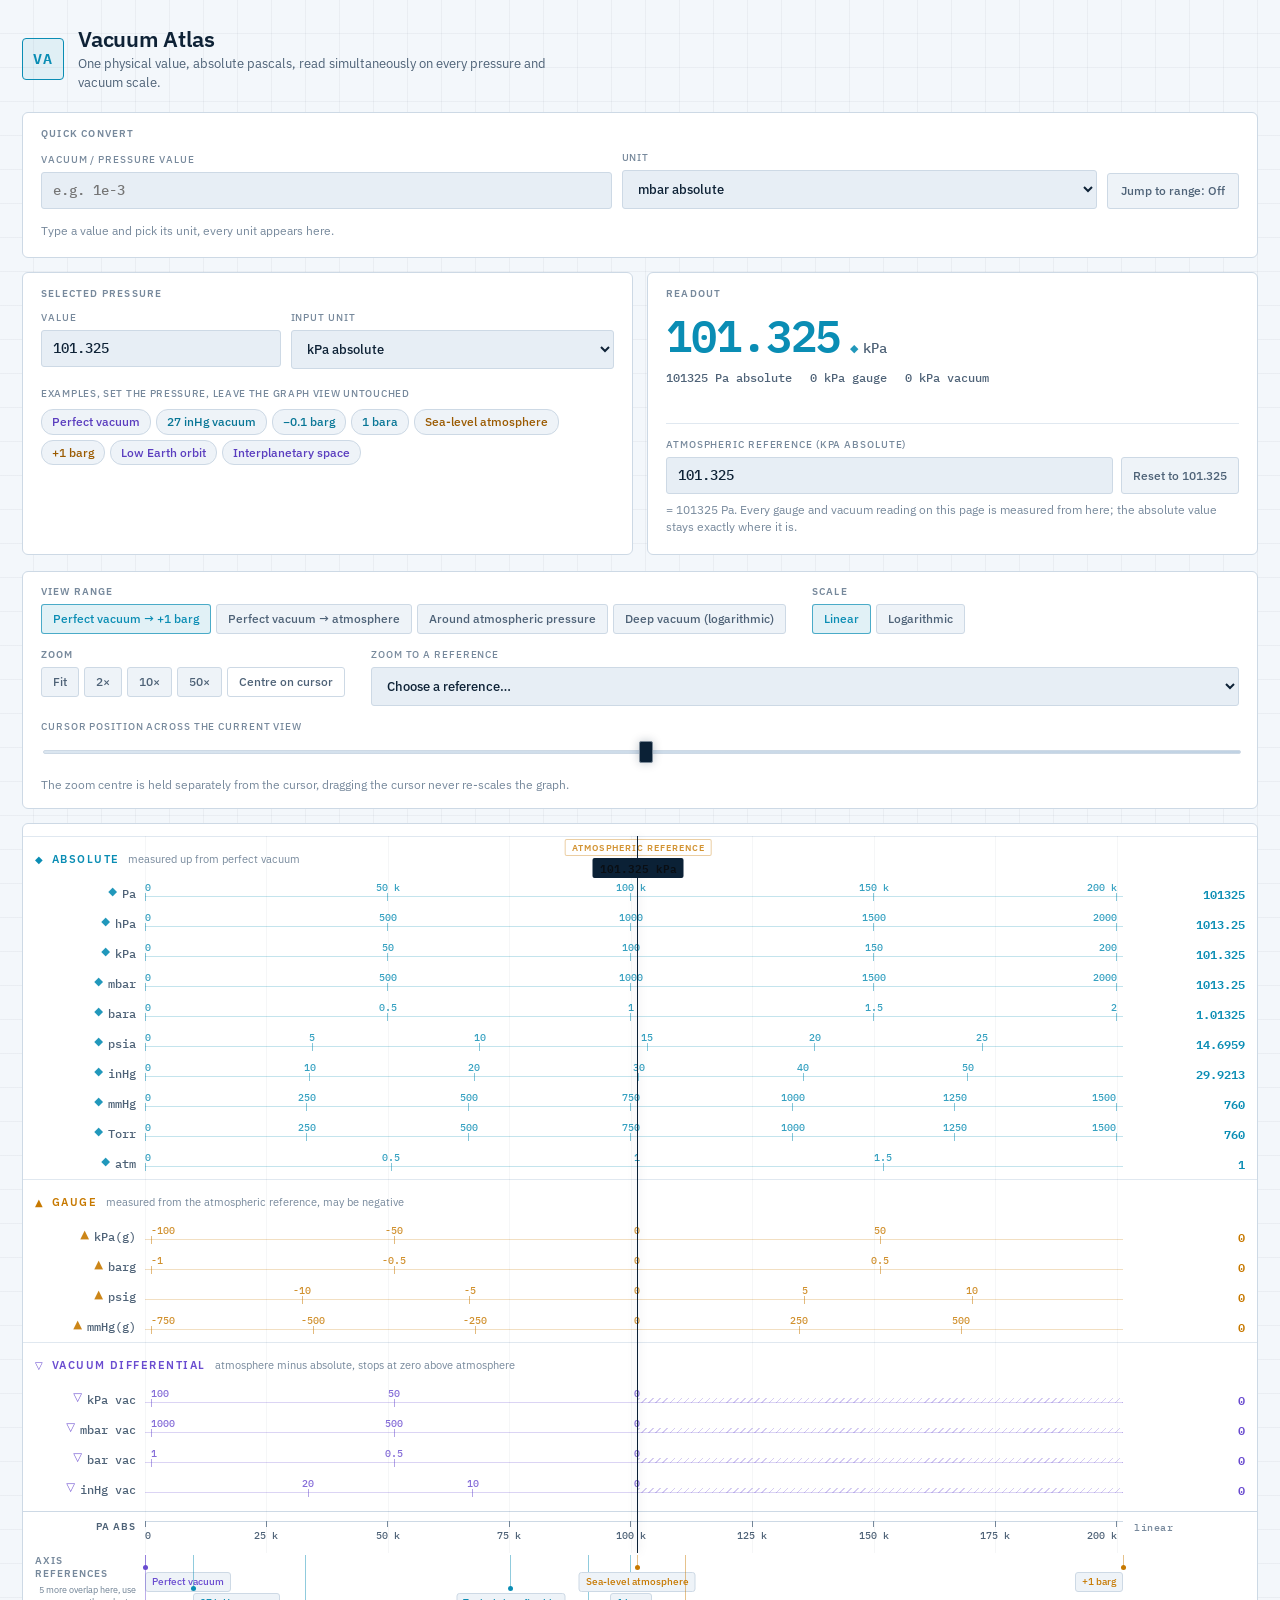
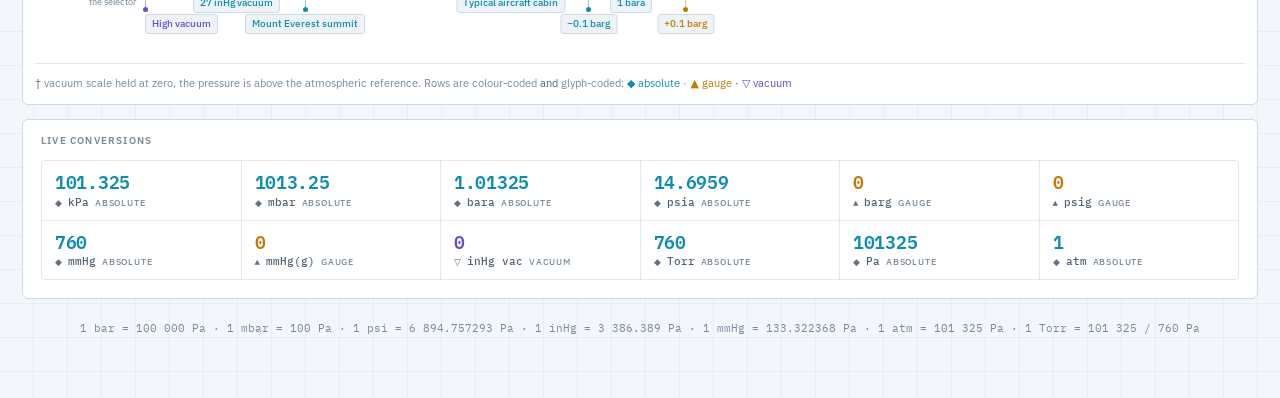
<file: calculators/vacuum-atlas.html>
<!doctype html>
<html lang="en">
  <head>
    <meta charset="utf-8" />
    <meta name="viewport" content="width=device-width, initial-scale=1" />
    <meta
      name="description"
      content="Vacuum Atlas, read one absolute pressure simultaneously on every absolute, gauge and vacuum scale."
    />
    <title>Vacuum Atlas, pressure &amp; vacuum unit graph</title>
    <link rel="preconnect" href="https://fonts.googleapis.com" />
    <link rel="preconnect" href="https://fonts.gstatic.com" crossorigin />
    <link
      href="https://fonts.googleapis.com/css2?family=IBM+Plex+Mono:wght@400;500;600&family=IBM+Plex+Sans:wght@400;500;600;700&display=swap"
      rel="stylesheet"
    />
    <script type="module" crossorigin>(function(){const t=document.createElement("link").relList;if(t&&t.supports&&t.supports("modulepreload"))return;for(const l of document.querySelectorAll('link[rel="modulepreload"]'))r(l);new MutationObserver(l=>{for(const i of l)if(i.type==="childList")for(const o of i.addedNodes)o.tagName==="LINK"&&o.rel==="modulepreload"&&r(o)}).observe(document,{childList:!0,subtree:!0});function n(l){const i={};return l.integrity&&(i.integrity=l.integrity),l.referrerPolicy&&(i.referrerPolicy=l.referrerPolicy),l.crossOrigin==="use-credentials"?i.credentials="include":l.crossOrigin==="anonymous"?i.credentials="omit":i.credentials="same-origin",i}function r(l){if(l.ep)return;l.ep=!0;const i=n(l);fetch(l.href,i)}})();function Yc(e){return e&&e.__esModule&&Object.prototype.hasOwnProperty.call(e,"default")?e.default:e}var Ss={exports:{}},wl={},Ns={exports:{}},I={};/**
 * @license React
 * react.production.min.js
 *
 * Copyright (c) Facebook, Inc. and its affiliates.
 *
 * This source code is licensed under the MIT license found in the
 * LICENSE file in the root directory of this source tree.
 */var dr=Symbol.for("react.element"),Gc=Symbol.for("react.portal"),Zc=Symbol.for("react.fragment"),Jc=Symbol.for("react.strict_mode"),qc=Symbol.for("react.profiler"),bc=Symbol.for("react.provider"),ef=Symbol.for("react.context"),tf=Symbol.for("react.forward_ref"),nf=Symbol.for("react.suspense"),rf=Symbol.for("react.memo"),lf=Symbol.for("react.lazy"),ou=Symbol.iterator;function of(e){return e===null||typeof e!="object"?null:(e=ou&&e[ou]||e["@@iterator"],typeof e=="function"?e:null)}var Es={isMounted:function(){return!1},enqueueForceUpdate:function(){},enqueueReplaceState:function(){},enqueueSetState:function(){}},Ps=Object.assign,_s={};function xn(e,t,n){this.props=e,this.context=t,this.refs=_s,this.updater=n||Es}xn.prototype.isReactComponent={};xn.prototype.setState=function(e,t){if(typeof e!="object"&&typeof e!="function"&&e!=null)throw Error("setState(...): takes an object of state variables to update or a function which returns an object of state variables.");this.updater.enqueueSetState(this,e,t,"setState")};xn.prototype.forceUpdate=function(e){this.updater.enqueueForceUpdate(this,e,"forceUpdate")};function Cs(){}Cs.prototype=xn.prototype;function io(e,t,n){this.props=e,this.context=t,this.refs=_s,this.updater=n||Es}var oo=io.prototype=new Cs;oo.constructor=io;Ps(oo,xn.prototype);oo.isPureReactComponent=!0;var uu=Array.isArray,js=Object.prototype.hasOwnProperty,uo={current:null},Ms={key:!0,ref:!0,__self:!0,__source:!0};function zs(e,t,n){var r,l={},i=null,o=null;if(t!=null)for(r in t.ref!==void 0&&(o=t.ref),t.key!==void 0&&(i=""+t.key),t)js.call(t,r)&&!Ms.hasOwnProperty(r)&&(l[r]=t[r]);var u=arguments.length-2;if(u===1)l.children=n;else if(1<u){for(var s=Array(u),a=0;a<u;a++)s[a]=arguments[a+2];l.children=s}if(e&&e.defaultProps)for(r in u=e.defaultProps,u)l[r]===void 0&&(l[r]=u[r]);return{$$typeof:dr,type:e,key:i,ref:o,props:l,_owner:uo.current}}function uf(e,t){return{$$typeof:dr,type:e.type,key:t,ref:e.ref,props:e.props,_owner:e._owner}}function so(e){return typeof e=="object"&&e!==null&&e.$$typeof===dr}function sf(e){var t={"=":"=0",":":"=2"};return"$"+e.replace(/[=:]/g,function(n){return t[n]})}var su=/\/+/g;function Fl(e,t){return typeof e=="object"&&e!==null&&e.key!=null?sf(""+e.key):t.toString(36)}function Fr(e,t,n,r,l){var i=typeof e;(i==="undefined"||i==="boolean")&&(e=null);var o=!1;if(e===null)o=!0;else switch(i){case"string":case"number":o=!0;break;case"object":switch(e.$$typeof){case dr:case Gc:o=!0}}if(o)return o=e,l=l(o),e=r===""?"."+Fl(o,0):r,uu(l)?(n="",e!=null&&(n=e.replace(su,"$&/")+"/"),Fr(l,t,n,"",function(a){return a})):l!=null&&(so(l)&&(l=uf(l,n+(!l.key||o&&o.key===l.key?"":(""+l.key).replace(su,"$&/")+"/")+e)),t.push(l)),1;if(o=0,r=r===""?".":r+":",uu(e))for(var u=0;u<e.length;u++){i=e[u];var s=r+Fl(i,u);o+=Fr(i,t,n,s,l)}else if(s=of(e),typeof s=="function")for(e=s.call(e),u=0;!(i=e.next()).done;)i=i.value,s=r+Fl(i,u++),o+=Fr(i,t,n,s,l);else if(i==="object")throw t=String(e),Error("Objects are not valid as a React child (found: "+(t==="[object Object]"?"object with keys {"+Object.keys(e).join(", ")+"}":t)+"). If you meant to render a collection of children, use an array instead.");return o}function gr(e,t,n){if(e==null)return e;var r=[],l=0;return Fr(e,r,"","",function(i){return t.call(n,i,l++)}),r}function af(e){if(e._status===-1){var t=e._result;t=t(),t.then(function(n){(e._status===0||e._status===-1)&&(e._status=1,e._result=n)},function(n){(e._status===0||e._status===-1)&&(e._status=2,e._result=n)}),e._status===-1&&(e._status=0,e._result=t)}if(e._status===1)return e._result.default;throw e._result}var pe={current:null},Dr={transition:null},cf={ReactCurrentDispatcher:pe,ReactCurrentBatchConfig:Dr,ReactCurrentOwner:uo};function Ts(){throw Error("act(...) is not supported in production builds of React.")}I.Children={map:gr,forEach:function(e,t,n){gr(e,function(){t.apply(this,arguments)},n)},count:function(e){var t=0;return gr(e,function(){t++}),t},toArray:function(e){return gr(e,function(t){return t})||[]},only:function(e){if(!so(e))throw Error("React.Children.only expected to receive a single React element child.");return e}};I.Component=xn;I.Fragment=Zc;I.Profiler=qc;I.PureComponent=io;I.StrictMode=Jc;I.Suspense=nf;I.__SECRET_INTERNALS_DO_NOT_USE_OR_YOU_WILL_BE_FIRED=cf;I.act=Ts;I.cloneElement=function(e,t,n){if(e==null)throw Error("React.cloneElement(...): The argument must be a React element, but you passed "+e+".");var r=Ps({},e.props),l=e.key,i=e.ref,o=e._owner;if(t!=null){if(t.ref!==void 0&&(i=t.ref,o=uo.current),t.key!==void 0&&(l=""+t.key),e.type&&e.type.defaultProps)var u=e.type.defaultProps;for(s in t)js.call(t,s)&&!Ms.hasOwnProperty(s)&&(r[s]=t[s]===void 0&&u!==void 0?u[s]:t[s])}var s=arguments.length-2;if(s===1)r.children=n;else if(1<s){u=Array(s);for(var a=0;a<s;a++)u[a]=arguments[a+2];r.children=u}return{$$typeof:dr,type:e.type,key:l,ref:i,props:r,_owner:o}};I.createContext=function(e){return e={$$typeof:ef,_currentValue:e,_currentValue2:e,_threadCount:0,Provider:null,Consumer:null,_defaultValue:null,_globalName:null},e.Provider={$$typeof:bc,_context:e},e.Consumer=e};I.createElement=zs;I.createFactory=function(e){var t=zs.bind(null,e);return t.type=e,t};I.createRef=function(){return{current:null}};I.forwardRef=function(e){return{$$typeof:tf,render:e}};I.isValidElement=so;I.lazy=function(e){return{$$typeof:lf,_payload:{_status:-1,_result:e},_init:af}};I.memo=function(e,t){return{$$typeof:rf,type:e,compare:t===void 0?null:t}};I.startTransition=function(e){var t=Dr.transition;Dr.transition={};try{e()}finally{Dr.transition=t}};I.unstable_act=Ts;I.useCallback=function(e,t){return pe.current.useCallback(e,t)};I.useContext=function(e){return pe.current.useContext(e)};I.useDebugValue=function(){};I.useDeferredValue=function(e){return pe.current.useDeferredValue(e)};I.useEffect=function(e,t){return pe.current.useEffect(e,t)};I.useId=function(){return pe.current.useId()};I.useImperativeHandle=function(e,t,n){return pe.current.useImperativeHandle(e,t,n)};I.useInsertionEffect=function(e,t){return pe.current.useInsertionEffect(e,t)};I.useLayoutEffect=function(e,t){return pe.current.useLayoutEffect(e,t)};I.useMemo=function(e,t){return pe.current.useMemo(e,t)};I.useReducer=function(e,t,n){return pe.current.useReducer(e,t,n)};I.useRef=function(e){return pe.current.useRef(e)};I.useState=function(e){return pe.current.useState(e)};I.useSyncExternalStore=function(e,t,n){return pe.current.useSyncExternalStore(e,t,n)};I.useTransition=function(){return pe.current.useTransition()};I.version="18.3.1";Ns.exports=I;var D=Ns.exports;const Ls=Yc(D);/**
 * @license React
 * react-jsx-runtime.production.min.js
 *
 * Copyright (c) Facebook, Inc. and its affiliates.
 *
 * This source code is licensed under the MIT license found in the
 * LICENSE file in the root directory of this source tree.
 */var ff=D,df=Symbol.for("react.element"),pf=Symbol.for("react.fragment"),mf=Object.prototype.hasOwnProperty,hf=ff.__SECRET_INTERNALS_DO_NOT_USE_OR_YOU_WILL_BE_FIRED.ReactCurrentOwner,vf={key:!0,ref:!0,__self:!0,__source:!0};function Rs(e,t,n){var r,l={},i=null,o=null;n!==void 0&&(i=""+n),t.key!==void 0&&(i=""+t.key),t.ref!==void 0&&(o=t.ref);for(r in t)mf.call(t,r)&&!vf.hasOwnProperty(r)&&(l[r]=t[r]);if(e&&e.defaultProps)for(r in t=e.defaultProps,t)l[r]===void 0&&(l[r]=t[r]);return{$$typeof:df,type:e,key:i,ref:o,props:l,_owner:hf.current}}wl.Fragment=pf;wl.jsx=Rs;wl.jsxs=Rs;Ss.exports=wl;var m=Ss.exports,Os={exports:{}},Pe={},Is={exports:{}},Fs={};/**
 * @license React
 * scheduler.production.min.js
 *
 * Copyright (c) Facebook, Inc. and its affiliates.
 *
 * This source code is licensed under the MIT license found in the
 * LICENSE file in the root directory of this source tree.
 */(function(e){function t(E,z){var L=E.length;E.push(z);e:for(;0<L;){var Q=L-1>>>1,J=E[Q];if(0<l(J,z))E[Q]=z,E[L]=J,L=Q;else break e}}function n(E){return E.length===0?null:E[0]}function r(E){if(E.length===0)return null;var z=E[0],L=E.pop();if(L!==z){E[0]=L;e:for(var Q=0,J=E.length,jt=J>>>1;Q<jt;){var je=2*(Q+1)-1,_n=E[je],N=je+1,O=E[N];if(0>l(_n,L))N<J&&0>l(O,_n)?(E[Q]=O,E[N]=L,Q=N):(E[Q]=_n,E[je]=L,Q=je);else if(N<J&&0>l(O,L))E[Q]=O,E[N]=L,Q=N;else break e}}return z}function l(E,z){var L=E.sortIndex-z.sortIndex;return L!==0?L:E.id-z.id}if(typeof performance=="object"&&typeof performance.now=="function"){var i=performance;e.unstable_now=function(){return i.now()}}else{var o=Date,u=o.now();e.unstable_now=function(){return o.now()-u}}var s=[],a=[],h=1,v=null,d=3,g=!1,k=!1,x=!1,R=typeof setTimeout=="function"?setTimeout:null,f=typeof clearTimeout=="function"?clearTimeout:null,c=typeof setImmediate!="undefined"?setImmediate:null;typeof navigator!="undefined"&&navigator.scheduling!==void 0&&navigator.scheduling.isInputPending!==void 0&&navigator.scheduling.isInputPending.bind(navigator.scheduling);function p(E){for(var z=n(a);z!==null;){if(z.callback===null)r(a);else if(z.startTime<=E)r(a),z.sortIndex=z.expirationTime,t(s,z);else break;z=n(a)}}function y(E){if(x=!1,p(E),!k)if(n(s)!==null)k=!0,Pn(S);else{var z=n(a);z!==null&&Ct(y,z.startTime-E)}}function S(E,z){k=!1,x&&(x=!1,f(j),j=-1),g=!0;var L=d;try{for(p(z),v=n(s);v!==null&&(!(v.expirationTime>z)||E&&!b());){var Q=v.callback;if(typeof Q=="function"){v.callback=null,d=v.priorityLevel;var J=Q(v.expirationTime<=z);z=e.unstable_now(),typeof J=="function"?v.callback=J:v===n(s)&&r(s),p(z)}else r(s);v=n(s)}if(v!==null)var jt=!0;else{var je=n(a);je!==null&&Ct(y,je.startTime-z),jt=!1}return jt}finally{v=null,d=L,g=!1}}var _=!1,C=null,j=-1,H=5,T=-1;function b(){return!(e.unstable_now()-T<H)}function M(){if(C!==null){var E=e.unstable_now();T=E;var z=!0;try{z=C(!0,E)}finally{z?A():(_=!1,C=null)}}else _=!1}var A;if(typeof c=="function")A=function(){c(M)};else if(typeof MessageChannel!="undefined"){var Ce=new MessageChannel,En=Ce.port2;Ce.port1.onmessage=M,A=function(){En.postMessage(null)}}else A=function(){R(M,0)};function Pn(E){C=E,_||(_=!0,A())}function Ct(E,z){j=R(function(){E(e.unstable_now())},z)}e.unstable_IdlePriority=5,e.unstable_ImmediatePriority=1,e.unstable_LowPriority=4,e.unstable_NormalPriority=3,e.unstable_Profiling=null,e.unstable_UserBlockingPriority=2,e.unstable_cancelCallback=function(E){E.callback=null},e.unstable_continueExecution=function(){k||g||(k=!0,Pn(S))},e.unstable_forceFrameRate=function(E){0>E||125<E?console.error("forceFrameRate takes a positive int between 0 and 125, forcing frame rates higher than 125 fps is not supported"):H=0<E?Math.floor(1e3/E):5},e.unstable_getCurrentPriorityLevel=function(){return d},e.unstable_getFirstCallbackNode=function(){return n(s)},e.unstable_next=function(E){switch(d){case 1:case 2:case 3:var z=3;break;default:z=d}var L=d;d=z;try{return E()}finally{d=L}},e.unstable_pauseExecution=function(){},e.unstable_requestPaint=function(){},e.unstable_runWithPriority=function(E,z){switch(E){case 1:case 2:case 3:case 4:case 5:break;default:E=3}var L=d;d=E;try{return z()}finally{d=L}},e.unstable_scheduleCallback=function(E,z,L){var Q=e.unstable_now();switch(typeof L=="object"&&L!==null?(L=L.delay,L=typeof L=="number"&&0<L?Q+L:Q):L=Q,E){case 1:var J=-1;break;case 2:J=250;break;case 5:J=1073741823;break;case 4:J=1e4;break;default:J=5e3}return J=L+J,E={id:h++,callback:z,priorityLevel:E,startTime:L,expirationTime:J,sortIndex:-1},L>Q?(E.sortIndex=L,t(a,E),n(s)===null&&E===n(a)&&(x?(f(j),j=-1):x=!0,Ct(y,L-Q))):(E.sortIndex=J,t(s,E),k||g||(k=!0,Pn(S))),E},e.unstable_shouldYield=b,e.unstable_wrapCallback=function(E){var z=d;return function(){var L=d;d=z;try{return E.apply(this,arguments)}finally{d=L}}}})(Fs);Is.exports=Fs;var gf=Is.exports;/**
 * @license React
 * react-dom.production.min.js
 *
 * Copyright (c) Facebook, Inc. and its affiliates.
 *
 * This source code is licensed under the MIT license found in the
 * LICENSE file in the root directory of this source tree.
 */var yf=D,Ee=gf;function w(e){for(var t="https://reactjs.org/docs/error-decoder.html?invariant="+e,n=1;n<arguments.length;n++)t+="&args[]="+encodeURIComponent(arguments[n]);return"Minified React error #"+e+"; visit "+t+" for the full message or use the non-minified dev environment for full errors and additional helpful warnings."}var Ds=new Set,Gn={};function Bt(e,t){pn(e,t),pn(e+"Capture",t)}function pn(e,t){for(Gn[e]=t,e=0;e<t.length;e++)Ds.add(t[e])}var et=!(typeof window=="undefined"||typeof window.document=="undefined"||typeof window.document.createElement=="undefined"),ai=Object.prototype.hasOwnProperty,kf=/^[:A-Z_a-z\u00C0-\u00D6\u00D8-\u00F6\u00F8-\u02FF\u0370-\u037D\u037F-\u1FFF\u200C-\u200D\u2070-\u218F\u2C00-\u2FEF\u3001-\uD7FF\uF900-\uFDCF\uFDF0-\uFFFD][:A-Z_a-z\u00C0-\u00D6\u00D8-\u00F6\u00F8-\u02FF\u0370-\u037D\u037F-\u1FFF\u200C-\u200D\u2070-\u218F\u2C00-\u2FEF\u3001-\uD7FF\uF900-\uFDCF\uFDF0-\uFFFD\-.0-9\u00B7\u0300-\u036F\u203F-\u2040]*$/,au={},cu={};function wf(e){return ai.call(cu,e)?!0:ai.call(au,e)?!1:kf.test(e)?cu[e]=!0:(au[e]=!0,!1)}function xf(e,t,n,r){if(n!==null&&n.type===0)return!1;switch(typeof t){case"function":case"symbol":return!0;case"boolean":return r?!1:n!==null?!n.acceptsBooleans:(e=e.toLowerCase().slice(0,5),e!=="data-"&&e!=="aria-");default:return!1}}function Sf(e,t,n,r){if(t===null||typeof t=="undefined"||xf(e,t,n,r))return!0;if(r)return!1;if(n!==null)switch(n.type){case 3:return!t;case 4:return t===!1;case 5:return isNaN(t);case 6:return isNaN(t)||1>t}return!1}function me(e,t,n,r,l,i,o){this.acceptsBooleans=t===2||t===3||t===4,this.attributeName=r,this.attributeNamespace=l,this.mustUseProperty=n,this.propertyName=e,this.type=t,this.sanitizeURL=i,this.removeEmptyString=o}var oe={};"children dangerouslySetInnerHTML defaultValue defaultChecked innerHTML suppressContentEditableWarning suppressHydrationWarning style".split(" ").forEach(function(e){oe[e]=new me(e,0,!1,e,null,!1,!1)});[["acceptCharset","accept-charset"],["className","class"],["htmlFor","for"],["httpEquiv","http-equiv"]].forEach(function(e){var t=e[0];oe[t]=new me(t,1,!1,e[1],null,!1,!1)});["contentEditable","draggable","spellCheck","value"].forEach(function(e){oe[e]=new me(e,2,!1,e.toLowerCase(),null,!1,!1)});["autoReverse","externalResourcesRequired","focusable","preserveAlpha"].forEach(function(e){oe[e]=new me(e,2,!1,e,null,!1,!1)});"allowFullScreen async autoFocus autoPlay controls default defer disabled disablePictureInPicture disableRemotePlayback formNoValidate hidden loop noModule noValidate open playsInline readOnly required reversed scoped seamless itemScope".split(" ").forEach(function(e){oe[e]=new me(e,3,!1,e.toLowerCase(),null,!1,!1)});["checked","multiple","muted","selected"].forEach(function(e){oe[e]=new me(e,3,!0,e,null,!1,!1)});["capture","download"].forEach(function(e){oe[e]=new me(e,4,!1,e,null,!1,!1)});["cols","rows","size","span"].forEach(function(e){oe[e]=new me(e,6,!1,e,null,!1,!1)});["rowSpan","start"].forEach(function(e){oe[e]=new me(e,5,!1,e.toLowerCase(),null,!1,!1)});var ao=/[\-:]([a-z])/g;function co(e){return e[1].toUpperCase()}"accent-height alignment-baseline arabic-form baseline-shift cap-height clip-path clip-rule color-interpolation color-interpolation-filters color-profile color-rendering dominant-baseline enable-background fill-opacity fill-rule flood-color flood-opacity font-family font-size font-size-adjust font-stretch font-style font-variant font-weight glyph-name glyph-orientation-horizontal glyph-orientation-vertical horiz-adv-x horiz-origin-x image-rendering letter-spacing lighting-color marker-end marker-mid marker-start overline-position overline-thickness paint-order panose-1 pointer-events rendering-intent shape-rendering stop-color stop-opacity strikethrough-position strikethrough-thickness stroke-dasharray stroke-dashoffset stroke-linecap stroke-linejoin stroke-miterlimit stroke-opacity stroke-width text-anchor text-decoration text-rendering underline-position underline-thickness unicode-bidi unicode-range units-per-em v-alphabetic v-hanging v-ideographic v-mathematical vector-effect vert-adv-y vert-origin-x vert-origin-y word-spacing writing-mode xmlns:xlink x-height".split(" ").forEach(function(e){var t=e.replace(ao,co);oe[t]=new me(t,1,!1,e,null,!1,!1)});"xlink:actuate xlink:arcrole xlink:role xlink:show xlink:title xlink:type".split(" ").forEach(function(e){var t=e.replace(ao,co);oe[t]=new me(t,1,!1,e,"http://www.w3.org/1999/xlink",!1,!1)});["xml:base","xml:lang","xml:space"].forEach(function(e){var t=e.replace(ao,co);oe[t]=new me(t,1,!1,e,"http://www.w3.org/XML/1998/namespace",!1,!1)});["tabIndex","crossOrigin"].forEach(function(e){oe[e]=new me(e,1,!1,e.toLowerCase(),null,!1,!1)});oe.xlinkHref=new me("xlinkHref",1,!1,"xlink:href","http://www.w3.org/1999/xlink",!0,!1);["src","href","action","formAction"].forEach(function(e){oe[e]=new me(e,1,!1,e.toLowerCase(),null,!0,!0)});function fo(e,t,n,r){var l=oe.hasOwnProperty(t)?oe[t]:null;(l!==null?l.type!==0:r||!(2<t.length)||t[0]!=="o"&&t[0]!=="O"||t[1]!=="n"&&t[1]!=="N")&&(Sf(t,n,l,r)&&(n=null),r||l===null?wf(t)&&(n===null?e.removeAttribute(t):e.setAttribute(t,""+n)):l.mustUseProperty?e[l.propertyName]=n===null?l.type===3?!1:"":n:(t=l.attributeName,r=l.attributeNamespace,n===null?e.removeAttribute(t):(l=l.type,n=l===3||l===4&&n===!0?"":""+n,r?e.setAttributeNS(r,t,n):e.setAttribute(t,n))))}var lt=yf.__SECRET_INTERNALS_DO_NOT_USE_OR_YOU_WILL_BE_FIRED,yr=Symbol.for("react.element"),Kt=Symbol.for("react.portal"),Xt=Symbol.for("react.fragment"),po=Symbol.for("react.strict_mode"),ci=Symbol.for("react.profiler"),Us=Symbol.for("react.provider"),As=Symbol.for("react.context"),mo=Symbol.for("react.forward_ref"),fi=Symbol.for("react.suspense"),di=Symbol.for("react.suspense_list"),ho=Symbol.for("react.memo"),ut=Symbol.for("react.lazy"),$s=Symbol.for("react.offscreen"),fu=Symbol.iterator;function Cn(e){return e===null||typeof e!="object"?null:(e=fu&&e[fu]||e["@@iterator"],typeof e=="function"?e:null)}var Y=Object.assign,Dl;function In(e){if(Dl===void 0)try{throw Error()}catch(n){var t=n.stack.trim().match(/\n( *(at )?)/);Dl=t&&t[1]||""}return`
`+Dl+e}var Ul=!1;function Al(e,t){if(!e||Ul)return"";Ul=!0;var n=Error.prepareStackTrace;Error.prepareStackTrace=void 0;try{if(t)if(t=function(){throw Error()},Object.defineProperty(t.prototype,"props",{set:function(){throw Error()}}),typeof Reflect=="object"&&Reflect.construct){try{Reflect.construct(t,[])}catch(a){var r=a}Reflect.construct(e,[],t)}else{try{t.call()}catch(a){r=a}e.call(t.prototype)}else{try{throw Error()}catch(a){r=a}e()}}catch(a){if(a&&r&&typeof a.stack=="string"){for(var l=a.stack.split(`
`),i=r.stack.split(`
`),o=l.length-1,u=i.length-1;1<=o&&0<=u&&l[o]!==i[u];)u--;for(;1<=o&&0<=u;o--,u--)if(l[o]!==i[u]){if(o!==1||u!==1)do if(o--,u--,0>u||l[o]!==i[u]){var s=`
`+l[o].replace(" at new "," at ");return e.displayName&&s.includes("<anonymous>")&&(s=s.replace("<anonymous>",e.displayName)),s}while(1<=o&&0<=u);break}}}finally{Ul=!1,Error.prepareStackTrace=n}return(e=e?e.displayName||e.name:"")?In(e):""}function Nf(e){switch(e.tag){case 5:return In(e.type);case 16:return In("Lazy");case 13:return In("Suspense");case 19:return In("SuspenseList");case 0:case 2:case 15:return e=Al(e.type,!1),e;case 11:return e=Al(e.type.render,!1),e;case 1:return e=Al(e.type,!0),e;default:return""}}function pi(e){if(e==null)return null;if(typeof e=="function")return e.displayName||e.name||null;if(typeof e=="string")return e;switch(e){case Xt:return"Fragment";case Kt:return"Portal";case ci:return"Profiler";case po:return"StrictMode";case fi:return"Suspense";case di:return"SuspenseList"}if(typeof e=="object")switch(e.$$typeof){case As:return(e.displayName||"Context")+".Consumer";case Us:return(e._context.displayName||"Context")+".Provider";case mo:var t=e.render;return e=e.displayName,e||(e=t.displayName||t.name||"",e=e!==""?"ForwardRef("+e+")":"ForwardRef"),e;case ho:return t=e.displayName||null,t!==null?t:pi(e.type)||"Memo";case ut:t=e._payload,e=e._init;try{return pi(e(t))}catch{}}return null}function Ef(e){var t=e.type;switch(e.tag){case 24:return"Cache";case 9:return(t.displayName||"Context")+".Consumer";case 10:return(t._context.displayName||"Context")+".Provider";case 18:return"DehydratedFragment";case 11:return e=t.render,e=e.displayName||e.name||"",t.displayName||(e!==""?"ForwardRef("+e+")":"ForwardRef");case 7:return"Fragment";case 5:return t;case 4:return"Portal";case 3:return"Root";case 6:return"Text";case 16:return pi(t);case 8:return t===po?"StrictMode":"Mode";case 22:return"Offscreen";case 12:return"Profiler";case 21:return"Scope";case 13:return"Suspense";case 19:return"SuspenseList";case 25:return"TracingMarker";case 1:case 0:case 17:case 2:case 14:case 15:if(typeof t=="function")return t.displayName||t.name||null;if(typeof t=="string")return t}return null}function St(e){switch(typeof e){case"boolean":case"number":case"string":case"undefined":return e;case"object":return e;default:return""}}function Hs(e){var t=e.type;return(e=e.nodeName)&&e.toLowerCase()==="input"&&(t==="checkbox"||t==="radio")}function Pf(e){var t=Hs(e)?"checked":"value",n=Object.getOwnPropertyDescriptor(e.constructor.prototype,t),r=""+e[t];if(!e.hasOwnProperty(t)&&typeof n!="undefined"&&typeof n.get=="function"&&typeof n.set=="function"){var l=n.get,i=n.set;return Object.defineProperty(e,t,{configurable:!0,get:function(){return l.call(this)},set:function(o){r=""+o,i.call(this,o)}}),Object.defineProperty(e,t,{enumerable:n.enumerable}),{getValue:function(){return r},setValue:function(o){r=""+o},stopTracking:function(){e._valueTracker=null,delete e[t]}}}}function kr(e){e._valueTracker||(e._valueTracker=Pf(e))}function Vs(e){if(!e)return!1;var t=e._valueTracker;if(!t)return!0;var n=t.getValue(),r="";return e&&(r=Hs(e)?e.checked?"true":"false":e.value),e=r,e!==n?(t.setValue(e),!0):!1}function Gr(e){if(e=e||(typeof document!="undefined"?document:void 0),typeof e=="undefined")return null;try{return e.activeElement||e.body}catch{return e.body}}function mi(e,t){var n=t.checked;return Y({},t,{defaultChecked:void 0,defaultValue:void 0,value:void 0,checked:n!=null?n:e._wrapperState.initialChecked})}function du(e,t){var n=t.defaultValue==null?"":t.defaultValue,r=t.checked!=null?t.checked:t.defaultChecked;n=St(t.value!=null?t.value:n),e._wrapperState={initialChecked:r,initialValue:n,controlled:t.type==="checkbox"||t.type==="radio"?t.checked!=null:t.value!=null}}function Bs(e,t){t=t.checked,t!=null&&fo(e,"checked",t,!1)}function hi(e,t){Bs(e,t);var n=St(t.value),r=t.type;if(n!=null)r==="number"?(n===0&&e.value===""||e.value!=n)&&(e.value=""+n):e.value!==""+n&&(e.value=""+n);else if(r==="submit"||r==="reset"){e.removeAttribute("value");return}t.hasOwnProperty("value")?vi(e,t.type,n):t.hasOwnProperty("defaultValue")&&vi(e,t.type,St(t.defaultValue)),t.checked==null&&t.defaultChecked!=null&&(e.defaultChecked=!!t.defaultChecked)}function pu(e,t,n){if(t.hasOwnProperty("value")||t.hasOwnProperty("defaultValue")){var r=t.type;if(!(r!=="submit"&&r!=="reset"||t.value!==void 0&&t.value!==null))return;t=""+e._wrapperState.initialValue,n||t===e.value||(e.value=t),e.defaultValue=t}n=e.name,n!==""&&(e.name=""),e.defaultChecked=!!e._wrapperState.initialChecked,n!==""&&(e.name=n)}function vi(e,t,n){(t!=="number"||Gr(e.ownerDocument)!==e)&&(n==null?e.defaultValue=""+e._wrapperState.initialValue:e.defaultValue!==""+n&&(e.defaultValue=""+n))}var Fn=Array.isArray;function ln(e,t,n,r){if(e=e.options,t){t={};for(var l=0;l<n.length;l++)t["$"+n[l]]=!0;for(n=0;n<e.length;n++)l=t.hasOwnProperty("$"+e[n].value),e[n].selected!==l&&(e[n].selected=l),l&&r&&(e[n].defaultSelected=!0)}else{for(n=""+St(n),t=null,l=0;l<e.length;l++){if(e[l].value===n){e[l].selected=!0,r&&(e[l].defaultSelected=!0);return}t!==null||e[l].disabled||(t=e[l])}t!==null&&(t.selected=!0)}}function gi(e,t){if(t.dangerouslySetInnerHTML!=null)throw Error(w(91));return Y({},t,{value:void 0,defaultValue:void 0,children:""+e._wrapperState.initialValue})}function mu(e,t){var n=t.value;if(n==null){if(n=t.children,t=t.defaultValue,n!=null){if(t!=null)throw Error(w(92));if(Fn(n)){if(1<n.length)throw Error(w(93));n=n[0]}t=n}t==null&&(t=""),n=t}e._wrapperState={initialValue:St(n)}}function Ws(e,t){var n=St(t.value),r=St(t.defaultValue);n!=null&&(n=""+n,n!==e.value&&(e.value=n),t.defaultValue==null&&e.defaultValue!==n&&(e.defaultValue=n)),r!=null&&(e.defaultValue=""+r)}function hu(e){var t=e.textContent;t===e._wrapperState.initialValue&&t!==""&&t!==null&&(e.value=t)}function Qs(e){switch(e){case"svg":return"http://www.w3.org/2000/svg";case"math":return"http://www.w3.org/1998/Math/MathML";default:return"http://www.w3.org/1999/xhtml"}}function yi(e,t){return e==null||e==="http://www.w3.org/1999/xhtml"?Qs(t):e==="http://www.w3.org/2000/svg"&&t==="foreignObject"?"http://www.w3.org/1999/xhtml":e}var wr,Ks=function(e){return typeof MSApp!="undefined"&&MSApp.execUnsafeLocalFunction?function(t,n,r,l){MSApp.execUnsafeLocalFunction(function(){return e(t,n,r,l)})}:e}(function(e,t){if(e.namespaceURI!=="http://www.w3.org/2000/svg"||"innerHTML"in e)e.innerHTML=t;else{for(wr=wr||document.createElement("div"),wr.innerHTML="<svg>"+t.valueOf().toString()+"</svg>",t=wr.firstChild;e.firstChild;)e.removeChild(e.firstChild);for(;t.firstChild;)e.appendChild(t.firstChild)}});function Zn(e,t){if(t){var n=e.firstChild;if(n&&n===e.lastChild&&n.nodeType===3){n.nodeValue=t;return}}e.textContent=t}var $n={animationIterationCount:!0,aspectRatio:!0,borderImageOutset:!0,borderImageSlice:!0,borderImageWidth:!0,boxFlex:!0,boxFlexGroup:!0,boxOrdinalGroup:!0,columnCount:!0,columns:!0,flex:!0,flexGrow:!0,flexPositive:!0,flexShrink:!0,flexNegative:!0,flexOrder:!0,gridArea:!0,gridRow:!0,gridRowEnd:!0,gridRowSpan:!0,gridRowStart:!0,gridColumn:!0,gridColumnEnd:!0,gridColumnSpan:!0,gridColumnStart:!0,fontWeight:!0,lineClamp:!0,lineHeight:!0,opacity:!0,order:!0,orphans:!0,tabSize:!0,widows:!0,zIndex:!0,zoom:!0,fillOpacity:!0,floodOpacity:!0,stopOpacity:!0,strokeDasharray:!0,strokeDashoffset:!0,strokeMiterlimit:!0,strokeOpacity:!0,strokeWidth:!0},_f=["Webkit","ms","Moz","O"];Object.keys($n).forEach(function(e){_f.forEach(function(t){t=t+e.charAt(0).toUpperCase()+e.substring(1),$n[t]=$n[e]})});function Xs(e,t,n){return t==null||typeof t=="boolean"||t===""?"":n||typeof t!="number"||t===0||$n.hasOwnProperty(e)&&$n[e]?(""+t).trim():t+"px"}function Ys(e,t){e=e.style;for(var n in t)if(t.hasOwnProperty(n)){var r=n.indexOf("--")===0,l=Xs(n,t[n],r);n==="float"&&(n="cssFloat"),r?e.setProperty(n,l):e[n]=l}}var Cf=Y({menuitem:!0},{area:!0,base:!0,br:!0,col:!0,embed:!0,hr:!0,img:!0,input:!0,keygen:!0,link:!0,meta:!0,param:!0,source:!0,track:!0,wbr:!0});function ki(e,t){if(t){if(Cf[e]&&(t.children!=null||t.dangerouslySetInnerHTML!=null))throw Error(w(137,e));if(t.dangerouslySetInnerHTML!=null){if(t.children!=null)throw Error(w(60));if(typeof t.dangerouslySetInnerHTML!="object"||!("__html"in t.dangerouslySetInnerHTML))throw Error(w(61))}if(t.style!=null&&typeof t.style!="object")throw Error(w(62))}}function wi(e,t){if(e.indexOf("-")===-1)return typeof t.is=="string";switch(e){case"annotation-xml":case"color-profile":case"font-face":case"font-face-src":case"font-face-uri":case"font-face-format":case"font-face-name":case"missing-glyph":return!1;default:return!0}}var xi=null;function vo(e){return e=e.target||e.srcElement||window,e.correspondingUseElement&&(e=e.correspondingUseElement),e.nodeType===3?e.parentNode:e}var Si=null,on=null,un=null;function vu(e){if(e=hr(e)){if(typeof Si!="function")throw Error(w(280));var t=e.stateNode;t&&(t=Pl(t),Si(e.stateNode,e.type,t))}}function Gs(e){on?un?un.push(e):un=[e]:on=e}function Zs(){if(on){var e=on,t=un;if(un=on=null,vu(e),t)for(e=0;e<t.length;e++)vu(t[e])}}function Js(e,t){return e(t)}function qs(){}var $l=!1;function bs(e,t,n){if($l)return e(t,n);$l=!0;try{return Js(e,t,n)}finally{$l=!1,(on!==null||un!==null)&&(qs(),Zs())}}function Jn(e,t){var n=e.stateNode;if(n===null)return null;var r=Pl(n);if(r===null)return null;n=r[t];e:switch(t){case"onClick":case"onClickCapture":case"onDoubleClick":case"onDoubleClickCapture":case"onMouseDown":case"onMouseDownCapture":case"onMouseMove":case"onMouseMoveCapture":case"onMouseUp":case"onMouseUpCapture":case"onMouseEnter":(r=!r.disabled)||(e=e.type,r=!(e==="button"||e==="input"||e==="select"||e==="textarea")),e=!r;break e;default:e=!1}if(e)return null;if(n&&typeof n!="function")throw Error(w(231,t,typeof n));return n}var Ni=!1;if(et)try{var jn={};Object.defineProperty(jn,"passive",{get:function(){Ni=!0}}),window.addEventListener("test",jn,jn),window.removeEventListener("test",jn,jn)}catch{Ni=!1}function jf(e,t,n,r,l,i,o,u,s){var a=Array.prototype.slice.call(arguments,3);try{t.apply(n,a)}catch(h){this.onError(h)}}var Hn=!1,Zr=null,Jr=!1,Ei=null,Mf={onError:function(e){Hn=!0,Zr=e}};function zf(e,t,n,r,l,i,o,u,s){Hn=!1,Zr=null,jf.apply(Mf,arguments)}function Tf(e,t,n,r,l,i,o,u,s){if(zf.apply(this,arguments),Hn){if(Hn){var a=Zr;Hn=!1,Zr=null}else throw Error(w(198));Jr||(Jr=!0,Ei=a)}}function Wt(e){var t=e,n=e;if(e.alternate)for(;t.return;)t=t.return;else{e=t;do t=e,t.flags&4098&&(n=t.return),e=t.return;while(e)}return t.tag===3?n:null}function ea(e){if(e.tag===13){var t=e.memoizedState;if(t===null&&(e=e.alternate,e!==null&&(t=e.memoizedState)),t!==null)return t.dehydrated}return null}function gu(e){if(Wt(e)!==e)throw Error(w(188))}function Lf(e){var t=e.alternate;if(!t){if(t=Wt(e),t===null)throw Error(w(188));return t!==e?null:e}for(var n=e,r=t;;){var l=n.return;if(l===null)break;var i=l.alternate;if(i===null){if(r=l.return,r!==null){n=r;continue}break}if(l.child===i.child){for(i=l.child;i;){if(i===n)return gu(l),e;if(i===r)return gu(l),t;i=i.sibling}throw Error(w(188))}if(n.return!==r.return)n=l,r=i;else{for(var o=!1,u=l.child;u;){if(u===n){o=!0,n=l,r=i;break}if(u===r){o=!0,r=l,n=i;break}u=u.sibling}if(!o){for(u=i.child;u;){if(u===n){o=!0,n=i,r=l;break}if(u===r){o=!0,r=i,n=l;break}u=u.sibling}if(!o)throw Error(w(189))}}if(n.alternate!==r)throw Error(w(190))}if(n.tag!==3)throw Error(w(188));return n.stateNode.current===n?e:t}function ta(e){return e=Lf(e),e!==null?na(e):null}function na(e){if(e.tag===5||e.tag===6)return e;for(e=e.child;e!==null;){var t=na(e);if(t!==null)return t;e=e.sibling}return null}var ra=Ee.unstable_scheduleCallback,yu=Ee.unstable_cancelCallback,Rf=Ee.unstable_shouldYield,Of=Ee.unstable_requestPaint,Z=Ee.unstable_now,If=Ee.unstable_getCurrentPriorityLevel,go=Ee.unstable_ImmediatePriority,la=Ee.unstable_UserBlockingPriority,qr=Ee.unstable_NormalPriority,Ff=Ee.unstable_LowPriority,ia=Ee.unstable_IdlePriority,xl=null,Xe=null;function Df(e){if(Xe&&typeof Xe.onCommitFiberRoot=="function")try{Xe.onCommitFiberRoot(xl,e,void 0,(e.current.flags&128)===128)}catch{}}var He=Math.clz32?Math.clz32:$f,Uf=Math.log,Af=Math.LN2;function $f(e){return e>>>=0,e===0?32:31-(Uf(e)/Af|0)|0}var xr=64,Sr=4194304;function Dn(e){switch(e&-e){case 1:return 1;case 2:return 2;case 4:return 4;case 8:return 8;case 16:return 16;case 32:return 32;case 64:case 128:case 256:case 512:case 1024:case 2048:case 4096:case 8192:case 16384:case 32768:case 65536:case 131072:case 262144:case 524288:case 1048576:case 2097152:return e&4194240;case 4194304:case 8388608:case 16777216:case 33554432:case 67108864:return e&130023424;case 134217728:return 134217728;case 268435456:return 268435456;case 536870912:return 536870912;case 1073741824:return 1073741824;default:return e}}function br(e,t){var n=e.pendingLanes;if(n===0)return 0;var r=0,l=e.suspendedLanes,i=e.pingedLanes,o=n&268435455;if(o!==0){var u=o&~l;u!==0?r=Dn(u):(i&=o,i!==0&&(r=Dn(i)))}else o=n&~l,o!==0?r=Dn(o):i!==0&&(r=Dn(i));if(r===0)return 0;if(t!==0&&t!==r&&!(t&l)&&(l=r&-r,i=t&-t,l>=i||l===16&&(i&4194240)!==0))return t;if(r&4&&(r|=n&16),t=e.entangledLanes,t!==0)for(e=e.entanglements,t&=r;0<t;)n=31-He(t),l=1<<n,r|=e[n],t&=~l;return r}function Hf(e,t){switch(e){case 1:case 2:case 4:return t+250;case 8:case 16:case 32:case 64:case 128:case 256:case 512:case 1024:case 2048:case 4096:case 8192:case 16384:case 32768:case 65536:case 131072:case 262144:case 524288:case 1048576:case 2097152:return t+5e3;case 4194304:case 8388608:case 16777216:case 33554432:case 67108864:return-1;case 134217728:case 268435456:case 536870912:case 1073741824:return-1;default:return-1}}function Vf(e,t){for(var n=e.suspendedLanes,r=e.pingedLanes,l=e.expirationTimes,i=e.pendingLanes;0<i;){var o=31-He(i),u=1<<o,s=l[o];s===-1?(!(u&n)||u&r)&&(l[o]=Hf(u,t)):s<=t&&(e.expiredLanes|=u),i&=~u}}function Pi(e){return e=e.pendingLanes&-1073741825,e!==0?e:e&1073741824?1073741824:0}function oa(){var e=xr;return xr<<=1,!(xr&4194240)&&(xr=64),e}function Hl(e){for(var t=[],n=0;31>n;n++)t.push(e);return t}function pr(e,t,n){e.pendingLanes|=t,t!==536870912&&(e.suspendedLanes=0,e.pingedLanes=0),e=e.eventTimes,t=31-He(t),e[t]=n}function Bf(e,t){var n=e.pendingLanes&~t;e.pendingLanes=t,e.suspendedLanes=0,e.pingedLanes=0,e.expiredLanes&=t,e.mutableReadLanes&=t,e.entangledLanes&=t,t=e.entanglements;var r=e.eventTimes;for(e=e.expirationTimes;0<n;){var l=31-He(n),i=1<<l;t[l]=0,r[l]=-1,e[l]=-1,n&=~i}}function yo(e,t){var n=e.entangledLanes|=t;for(e=e.entanglements;n;){var r=31-He(n),l=1<<r;l&t|e[r]&t&&(e[r]|=t),n&=~l}}var U=0;function ua(e){return e&=-e,1<e?4<e?e&268435455?16:536870912:4:1}var sa,ko,aa,ca,fa,_i=!1,Nr=[],mt=null,ht=null,vt=null,qn=new Map,bn=new Map,at=[],Wf="mousedown mouseup touchcancel touchend touchstart auxclick dblclick pointercancel pointerdown pointerup dragend dragstart drop compositionend compositionstart keydown keypress keyup input textInput copy cut paste click change contextmenu reset submit".split(" ");function ku(e,t){switch(e){case"focusin":case"focusout":mt=null;break;case"dragenter":case"dragleave":ht=null;break;case"mouseover":case"mouseout":vt=null;break;case"pointerover":case"pointerout":qn.delete(t.pointerId);break;case"gotpointercapture":case"lostpointercapture":bn.delete(t.pointerId)}}function Mn(e,t,n,r,l,i){return e===null||e.nativeEvent!==i?(e={blockedOn:t,domEventName:n,eventSystemFlags:r,nativeEvent:i,targetContainers:[l]},t!==null&&(t=hr(t),t!==null&&ko(t)),e):(e.eventSystemFlags|=r,t=e.targetContainers,l!==null&&t.indexOf(l)===-1&&t.push(l),e)}function Qf(e,t,n,r,l){switch(t){case"focusin":return mt=Mn(mt,e,t,n,r,l),!0;case"dragenter":return ht=Mn(ht,e,t,n,r,l),!0;case"mouseover":return vt=Mn(vt,e,t,n,r,l),!0;case"pointerover":var i=l.pointerId;return qn.set(i,Mn(qn.get(i)||null,e,t,n,r,l)),!0;case"gotpointercapture":return i=l.pointerId,bn.set(i,Mn(bn.get(i)||null,e,t,n,r,l)),!0}return!1}function da(e){var t=Lt(e.target);if(t!==null){var n=Wt(t);if(n!==null){if(t=n.tag,t===13){if(t=ea(n),t!==null){e.blockedOn=t,fa(e.priority,function(){aa(n)});return}}else if(t===3&&n.stateNode.current.memoizedState.isDehydrated){e.blockedOn=n.tag===3?n.stateNode.containerInfo:null;return}}}e.blockedOn=null}function Ur(e){if(e.blockedOn!==null)return!1;for(var t=e.targetContainers;0<t.length;){var n=Ci(e.domEventName,e.eventSystemFlags,t[0],e.nativeEvent);if(n===null){n=e.nativeEvent;var r=new n.constructor(n.type,n);xi=r,n.target.dispatchEvent(r),xi=null}else return t=hr(n),t!==null&&ko(t),e.blockedOn=n,!1;t.shift()}return!0}function wu(e,t,n){Ur(e)&&n.delete(t)}function Kf(){_i=!1,mt!==null&&Ur(mt)&&(mt=null),ht!==null&&Ur(ht)&&(ht=null),vt!==null&&Ur(vt)&&(vt=null),qn.forEach(wu),bn.forEach(wu)}function zn(e,t){e.blockedOn===t&&(e.blockedOn=null,_i||(_i=!0,Ee.unstable_scheduleCallback(Ee.unstable_NormalPriority,Kf)))}function er(e){function t(l){return zn(l,e)}if(0<Nr.length){zn(Nr[0],e);for(var n=1;n<Nr.length;n++){var r=Nr[n];r.blockedOn===e&&(r.blockedOn=null)}}for(mt!==null&&zn(mt,e),ht!==null&&zn(ht,e),vt!==null&&zn(vt,e),qn.forEach(t),bn.forEach(t),n=0;n<at.length;n++)r=at[n],r.blockedOn===e&&(r.blockedOn=null);for(;0<at.length&&(n=at[0],n.blockedOn===null);)da(n),n.blockedOn===null&&at.shift()}var sn=lt.ReactCurrentBatchConfig,el=!0;function Xf(e,t,n,r){var l=U,i=sn.transition;sn.transition=null;try{U=1,wo(e,t,n,r)}finally{U=l,sn.transition=i}}function Yf(e,t,n,r){var l=U,i=sn.transition;sn.transition=null;try{U=4,wo(e,t,n,r)}finally{U=l,sn.transition=i}}function wo(e,t,n,r){if(el){var l=Ci(e,t,n,r);if(l===null)Jl(e,t,r,tl,n),ku(e,r);else if(Qf(l,e,t,n,r))r.stopPropagation();else if(ku(e,r),t&4&&-1<Wf.indexOf(e)){for(;l!==null;){var i=hr(l);if(i!==null&&sa(i),i=Ci(e,t,n,r),i===null&&Jl(e,t,r,tl,n),i===l)break;l=i}l!==null&&r.stopPropagation()}else Jl(e,t,r,null,n)}}var tl=null;function Ci(e,t,n,r){if(tl=null,e=vo(r),e=Lt(e),e!==null)if(t=Wt(e),t===null)e=null;else if(n=t.tag,n===13){if(e=ea(t),e!==null)return e;e=null}else if(n===3){if(t.stateNode.current.memoizedState.isDehydrated)return t.tag===3?t.stateNode.containerInfo:null;e=null}else t!==e&&(e=null);return tl=e,null}function pa(e){switch(e){case"cancel":case"click":case"close":case"contextmenu":case"copy":case"cut":case"auxclick":case"dblclick":case"dragend":case"dragstart":case"drop":case"focusin":case"focusout":case"input":case"invalid":case"keydown":case"keypress":case"keyup":case"mousedown":case"mouseup":case"paste":case"pause":case"play":case"pointercancel":case"pointerdown":case"pointerup":case"ratechange":case"reset":case"resize":case"seeked":case"submit":case"touchcancel":case"touchend":case"touchstart":case"volumechange":case"change":case"selectionchange":case"textInput":case"compositionstart":case"compositionend":case"compositionupdate":case"beforeblur":case"afterblur":case"beforeinput":case"blur":case"fullscreenchange":case"focus":case"hashchange":case"popstate":case"select":case"selectstart":return 1;case"drag":case"dragenter":case"dragexit":case"dragleave":case"dragover":case"mousemove":case"mouseout":case"mouseover":case"pointermove":case"pointerout":case"pointerover":case"scroll":case"toggle":case"touchmove":case"wheel":case"mouseenter":case"mouseleave":case"pointerenter":case"pointerleave":return 4;case"message":switch(If()){case go:return 1;case la:return 4;case qr:case Ff:return 16;case ia:return 536870912;default:return 16}default:return 16}}var dt=null,xo=null,Ar=null;function ma(){if(Ar)return Ar;var e,t=xo,n=t.length,r,l="value"in dt?dt.value:dt.textContent,i=l.length;for(e=0;e<n&&t[e]===l[e];e++);var o=n-e;for(r=1;r<=o&&t[n-r]===l[i-r];r++);return Ar=l.slice(e,1<r?1-r:void 0)}function $r(e){var t=e.keyCode;return"charCode"in e?(e=e.charCode,e===0&&t===13&&(e=13)):e=t,e===10&&(e=13),32<=e||e===13?e:0}function Er(){return!0}function xu(){return!1}function _e(e){function t(n,r,l,i,o){this._reactName=n,this._targetInst=l,this.type=r,this.nativeEvent=i,this.target=o,this.currentTarget=null;for(var u in e)e.hasOwnProperty(u)&&(n=e[u],this[u]=n?n(i):i[u]);return this.isDefaultPrevented=(i.defaultPrevented!=null?i.defaultPrevented:i.returnValue===!1)?Er:xu,this.isPropagationStopped=xu,this}return Y(t.prototype,{preventDefault:function(){this.defaultPrevented=!0;var n=this.nativeEvent;n&&(n.preventDefault?n.preventDefault():typeof n.returnValue!="unknown"&&(n.returnValue=!1),this.isDefaultPrevented=Er)},stopPropagation:function(){var n=this.nativeEvent;n&&(n.stopPropagation?n.stopPropagation():typeof n.cancelBubble!="unknown"&&(n.cancelBubble=!0),this.isPropagationStopped=Er)},persist:function(){},isPersistent:Er}),t}var Sn={eventPhase:0,bubbles:0,cancelable:0,timeStamp:function(e){return e.timeStamp||Date.now()},defaultPrevented:0,isTrusted:0},So=_e(Sn),mr=Y({},Sn,{view:0,detail:0}),Gf=_e(mr),Vl,Bl,Tn,Sl=Y({},mr,{screenX:0,screenY:0,clientX:0,clientY:0,pageX:0,pageY:0,ctrlKey:0,shiftKey:0,altKey:0,metaKey:0,getModifierState:No,button:0,buttons:0,relatedTarget:function(e){return e.relatedTarget===void 0?e.fromElement===e.srcElement?e.toElement:e.fromElement:e.relatedTarget},movementX:function(e){return"movementX"in e?e.movementX:(e!==Tn&&(Tn&&e.type==="mousemove"?(Vl=e.screenX-Tn.screenX,Bl=e.screenY-Tn.screenY):Bl=Vl=0,Tn=e),Vl)},movementY:function(e){return"movementY"in e?e.movementY:Bl}}),Su=_e(Sl),Zf=Y({},Sl,{dataTransfer:0}),Jf=_e(Zf),qf=Y({},mr,{relatedTarget:0}),Wl=_e(qf),bf=Y({},Sn,{animationName:0,elapsedTime:0,pseudoElement:0}),ed=_e(bf),td=Y({},Sn,{clipboardData:function(e){return"clipboardData"in e?e.clipboardData:window.clipboardData}}),nd=_e(td),rd=Y({},Sn,{data:0}),Nu=_e(rd),ld={Esc:"Escape",Spacebar:" ",Left:"ArrowLeft",Up:"ArrowUp",Right:"ArrowRight",Down:"ArrowDown",Del:"Delete",Win:"OS",Menu:"ContextMenu",Apps:"ContextMenu",Scroll:"ScrollLock",MozPrintableKey:"Unidentified"},id={8:"Backspace",9:"Tab",12:"Clear",13:"Enter",16:"Shift",17:"Control",18:"Alt",19:"Pause",20:"CapsLock",27:"Escape",32:" ",33:"PageUp",34:"PageDown",35:"End",36:"Home",37:"ArrowLeft",38:"ArrowUp",39:"ArrowRight",40:"ArrowDown",45:"Insert",46:"Delete",112:"F1",113:"F2",114:"F3",115:"F4",116:"F5",117:"F6",118:"F7",119:"F8",120:"F9",121:"F10",122:"F11",123:"F12",144:"NumLock",145:"ScrollLock",224:"Meta"},od={Alt:"altKey",Control:"ctrlKey",Meta:"metaKey",Shift:"shiftKey"};function ud(e){var t=this.nativeEvent;return t.getModifierState?t.getModifierState(e):(e=od[e])?!!t[e]:!1}function No(){return ud}var sd=Y({},mr,{key:function(e){if(e.key){var t=ld[e.key]||e.key;if(t!=="Unidentified")return t}return e.type==="keypress"?(e=$r(e),e===13?"Enter":String.fromCharCode(e)):e.type==="keydown"||e.type==="keyup"?id[e.keyCode]||"Unidentified":""},code:0,location:0,ctrlKey:0,shiftKey:0,altKey:0,metaKey:0,repeat:0,locale:0,getModifierState:No,charCode:function(e){return e.type==="keypress"?$r(e):0},keyCode:function(e){return e.type==="keydown"||e.type==="keyup"?e.keyCode:0},which:function(e){return e.type==="keypress"?$r(e):e.type==="keydown"||e.type==="keyup"?e.keyCode:0}}),ad=_e(sd),cd=Y({},Sl,{pointerId:0,width:0,height:0,pressure:0,tangentialPressure:0,tiltX:0,tiltY:0,twist:0,pointerType:0,isPrimary:0}),Eu=_e(cd),fd=Y({},mr,{touches:0,targetTouches:0,changedTouches:0,altKey:0,metaKey:0,ctrlKey:0,shiftKey:0,getModifierState:No}),dd=_e(fd),pd=Y({},Sn,{propertyName:0,elapsedTime:0,pseudoElement:0}),md=_e(pd),hd=Y({},Sl,{deltaX:function(e){return"deltaX"in e?e.deltaX:"wheelDeltaX"in e?-e.wheelDeltaX:0},deltaY:function(e){return"deltaY"in e?e.deltaY:"wheelDeltaY"in e?-e.wheelDeltaY:"wheelDelta"in e?-e.wheelDelta:0},deltaZ:0,deltaMode:0}),vd=_e(hd),gd=[9,13,27,32],Eo=et&&"CompositionEvent"in window,Vn=null;et&&"documentMode"in document&&(Vn=document.documentMode);var yd=et&&"TextEvent"in window&&!Vn,ha=et&&(!Eo||Vn&&8<Vn&&11>=Vn),Pu=" ",_u=!1;function va(e,t){switch(e){case"keyup":return gd.indexOf(t.keyCode)!==-1;case"keydown":return t.keyCode!==229;case"keypress":case"mousedown":case"focusout":return!0;default:return!1}}function ga(e){return e=e.detail,typeof e=="object"&&"data"in e?e.data:null}var Yt=!1;function kd(e,t){switch(e){case"compositionend":return ga(t);case"keypress":return t.which!==32?null:(_u=!0,Pu);case"textInput":return e=t.data,e===Pu&&_u?null:e;default:return null}}function wd(e,t){if(Yt)return e==="compositionend"||!Eo&&va(e,t)?(e=ma(),Ar=xo=dt=null,Yt=!1,e):null;switch(e){case"paste":return null;case"keypress":if(!(t.ctrlKey||t.altKey||t.metaKey)||t.ctrlKey&&t.altKey){if(t.char&&1<t.char.length)return t.char;if(t.which)return String.fromCharCode(t.which)}return null;case"compositionend":return ha&&t.locale!=="ko"?null:t.data;default:return null}}var xd={color:!0,date:!0,datetime:!0,"datetime-local":!0,email:!0,month:!0,number:!0,password:!0,range:!0,search:!0,tel:!0,text:!0,time:!0,url:!0,week:!0};function Cu(e){var t=e&&e.nodeName&&e.nodeName.toLowerCase();return t==="input"?!!xd[e.type]:t==="textarea"}function ya(e,t,n,r){Gs(r),t=nl(t,"onChange"),0<t.length&&(n=new So("onChange","change",null,n,r),e.push({event:n,listeners:t}))}var Bn=null,tr=null;function Sd(e){Ma(e,0)}function Nl(e){var t=Jt(e);if(Vs(t))return e}function Nd(e,t){if(e==="change")return t}var ka=!1;if(et){var Ql;if(et){var Kl="oninput"in document;if(!Kl){var ju=document.createElement("div");ju.setAttribute("oninput","return;"),Kl=typeof ju.oninput=="function"}Ql=Kl}else Ql=!1;ka=Ql&&(!document.documentMode||9<document.documentMode)}function Mu(){Bn&&(Bn.detachEvent("onpropertychange",wa),tr=Bn=null)}function wa(e){if(e.propertyName==="value"&&Nl(tr)){var t=[];ya(t,tr,e,vo(e)),bs(Sd,t)}}function Ed(e,t,n){e==="focusin"?(Mu(),Bn=t,tr=n,Bn.attachEvent("onpropertychange",wa)):e==="focusout"&&Mu()}function Pd(e){if(e==="selectionchange"||e==="keyup"||e==="keydown")return Nl(tr)}function _d(e,t){if(e==="click")return Nl(t)}function Cd(e,t){if(e==="input"||e==="change")return Nl(t)}function jd(e,t){return e===t&&(e!==0||1/e===1/t)||e!==e&&t!==t}var Be=typeof Object.is=="function"?Object.is:jd;function nr(e,t){if(Be(e,t))return!0;if(typeof e!="object"||e===null||typeof t!="object"||t===null)return!1;var n=Object.keys(e),r=Object.keys(t);if(n.length!==r.length)return!1;for(r=0;r<n.length;r++){var l=n[r];if(!ai.call(t,l)||!Be(e[l],t[l]))return!1}return!0}function zu(e){for(;e&&e.firstChild;)e=e.firstChild;return e}function Tu(e,t){var n=zu(e);e=0;for(var r;n;){if(n.nodeType===3){if(r=e+n.textContent.length,e<=t&&r>=t)return{node:n,offset:t-e};e=r}e:{for(;n;){if(n.nextSibling){n=n.nextSibling;break e}n=n.parentNode}n=void 0}n=zu(n)}}function xa(e,t){return e&&t?e===t?!0:e&&e.nodeType===3?!1:t&&t.nodeType===3?xa(e,t.parentNode):"contains"in e?e.contains(t):e.compareDocumentPosition?!!(e.compareDocumentPosition(t)&16):!1:!1}function Sa(){for(var e=window,t=Gr();t instanceof e.HTMLIFrameElement;){try{var n=typeof t.contentWindow.location.href=="string"}catch{n=!1}if(n)e=t.contentWindow;else break;t=Gr(e.document)}return t}function Po(e){var t=e&&e.nodeName&&e.nodeName.toLowerCase();return t&&(t==="input"&&(e.type==="text"||e.type==="search"||e.type==="tel"||e.type==="url"||e.type==="password")||t==="textarea"||e.contentEditable==="true")}function Md(e){var t=Sa(),n=e.focusedElem,r=e.selectionRange;if(t!==n&&n&&n.ownerDocument&&xa(n.ownerDocument.documentElement,n)){if(r!==null&&Po(n)){if(t=r.start,e=r.end,e===void 0&&(e=t),"selectionStart"in n)n.selectionStart=t,n.selectionEnd=Math.min(e,n.value.length);else if(e=(t=n.ownerDocument||document)&&t.defaultView||window,e.getSelection){e=e.getSelection();var l=n.textContent.length,i=Math.min(r.start,l);r=r.end===void 0?i:Math.min(r.end,l),!e.extend&&i>r&&(l=r,r=i,i=l),l=Tu(n,i);var o=Tu(n,r);l&&o&&(e.rangeCount!==1||e.anchorNode!==l.node||e.anchorOffset!==l.offset||e.focusNode!==o.node||e.focusOffset!==o.offset)&&(t=t.createRange(),t.setStart(l.node,l.offset),e.removeAllRanges(),i>r?(e.addRange(t),e.extend(o.node,o.offset)):(t.setEnd(o.node,o.offset),e.addRange(t)))}}for(t=[],e=n;e=e.parentNode;)e.nodeType===1&&t.push({element:e,left:e.scrollLeft,top:e.scrollTop});for(typeof n.focus=="function"&&n.focus(),n=0;n<t.length;n++)e=t[n],e.element.scrollLeft=e.left,e.element.scrollTop=e.top}}var zd=et&&"documentMode"in document&&11>=document.documentMode,Gt=null,ji=null,Wn=null,Mi=!1;function Lu(e,t,n){var r=n.window===n?n.document:n.nodeType===9?n:n.ownerDocument;Mi||Gt==null||Gt!==Gr(r)||(r=Gt,"selectionStart"in r&&Po(r)?r={start:r.selectionStart,end:r.selectionEnd}:(r=(r.ownerDocument&&r.ownerDocument.defaultView||window).getSelection(),r={anchorNode:r.anchorNode,anchorOffset:r.anchorOffset,focusNode:r.focusNode,focusOffset:r.focusOffset}),Wn&&nr(Wn,r)||(Wn=r,r=nl(ji,"onSelect"),0<r.length&&(t=new So("onSelect","select",null,t,n),e.push({event:t,listeners:r}),t.target=Gt)))}function Pr(e,t){var n={};return n[e.toLowerCase()]=t.toLowerCase(),n["Webkit"+e]="webkit"+t,n["Moz"+e]="moz"+t,n}var Zt={animationend:Pr("Animation","AnimationEnd"),animationiteration:Pr("Animation","AnimationIteration"),animationstart:Pr("Animation","AnimationStart"),transitionend:Pr("Transition","TransitionEnd")},Xl={},Na={};et&&(Na=document.createElement("div").style,"AnimationEvent"in window||(delete Zt.animationend.animation,delete Zt.animationiteration.animation,delete Zt.animationstart.animation),"TransitionEvent"in window||delete Zt.transitionend.transition);function El(e){if(Xl[e])return Xl[e];if(!Zt[e])return e;var t=Zt[e],n;for(n in t)if(t.hasOwnProperty(n)&&n in Na)return Xl[e]=t[n];return e}var Ea=El("animationend"),Pa=El("animationiteration"),_a=El("animationstart"),Ca=El("transitionend"),ja=new Map,Ru="abort auxClick cancel canPlay canPlayThrough click close contextMenu copy cut drag dragEnd dragEnter dragExit dragLeave dragOver dragStart drop durationChange emptied encrypted ended error gotPointerCapture input invalid keyDown keyPress keyUp load loadedData loadedMetadata loadStart lostPointerCapture mouseDown mouseMove mouseOut mouseOver mouseUp paste pause play playing pointerCancel pointerDown pointerMove pointerOut pointerOver pointerUp progress rateChange reset resize seeked seeking stalled submit suspend timeUpdate touchCancel touchEnd touchStart volumeChange scroll toggle touchMove waiting wheel".split(" ");function Et(e,t){ja.set(e,t),Bt(t,[e])}for(var Yl=0;Yl<Ru.length;Yl++){var Gl=Ru[Yl],Td=Gl.toLowerCase(),Ld=Gl[0].toUpperCase()+Gl.slice(1);Et(Td,"on"+Ld)}Et(Ea,"onAnimationEnd");Et(Pa,"onAnimationIteration");Et(_a,"onAnimationStart");Et("dblclick","onDoubleClick");Et("focusin","onFocus");Et("focusout","onBlur");Et(Ca,"onTransitionEnd");pn("onMouseEnter",["mouseout","mouseover"]);pn("onMouseLeave",["mouseout","mouseover"]);pn("onPointerEnter",["pointerout","pointerover"]);pn("onPointerLeave",["pointerout","pointerover"]);Bt("onChange","change click focusin focusout input keydown keyup selectionchange".split(" "));Bt("onSelect","focusout contextmenu dragend focusin keydown keyup mousedown mouseup selectionchange".split(" "));Bt("onBeforeInput",["compositionend","keypress","textInput","paste"]);Bt("onCompositionEnd","compositionend focusout keydown keypress keyup mousedown".split(" "));Bt("onCompositionStart","compositionstart focusout keydown keypress keyup mousedown".split(" "));Bt("onCompositionUpdate","compositionupdate focusout keydown keypress keyup mousedown".split(" "));var Un="abort canplay canplaythrough durationchange emptied encrypted ended error loadeddata loadedmetadata loadstart pause play playing progress ratechange resize seeked seeking stalled suspend timeupdate volumechange waiting".split(" "),Rd=new Set("cancel close invalid load scroll toggle".split(" ").concat(Un));function Ou(e,t,n){var r=e.type||"unknown-event";e.currentTarget=n,Tf(r,t,void 0,e),e.currentTarget=null}function Ma(e,t){t=(t&4)!==0;for(var n=0;n<e.length;n++){var r=e[n],l=r.event;r=r.listeners;e:{var i=void 0;if(t)for(var o=r.length-1;0<=o;o--){var u=r[o],s=u.instance,a=u.currentTarget;if(u=u.listener,s!==i&&l.isPropagationStopped())break e;Ou(l,u,a),i=s}else for(o=0;o<r.length;o++){if(u=r[o],s=u.instance,a=u.currentTarget,u=u.listener,s!==i&&l.isPropagationStopped())break e;Ou(l,u,a),i=s}}}if(Jr)throw e=Ei,Jr=!1,Ei=null,e}function V(e,t){var n=t[Oi];n===void 0&&(n=t[Oi]=new Set);var r=e+"__bubble";n.has(r)||(za(t,e,2,!1),n.add(r))}function Zl(e,t,n){var r=0;t&&(r|=4),za(n,e,r,t)}var _r="_reactListening"+Math.random().toString(36).slice(2);function rr(e){if(!e[_r]){e[_r]=!0,Ds.forEach(function(n){n!=="selectionchange"&&(Rd.has(n)||Zl(n,!1,e),Zl(n,!0,e))});var t=e.nodeType===9?e:e.ownerDocument;t===null||t[_r]||(t[_r]=!0,Zl("selectionchange",!1,t))}}function za(e,t,n,r){switch(pa(t)){case 1:var l=Xf;break;case 4:l=Yf;break;default:l=wo}n=l.bind(null,t,n,e),l=void 0,!Ni||t!=="touchstart"&&t!=="touchmove"&&t!=="wheel"||(l=!0),r?l!==void 0?e.addEventListener(t,n,{capture:!0,passive:l}):e.addEventListener(t,n,!0):l!==void 0?e.addEventListener(t,n,{passive:l}):e.addEventListener(t,n,!1)}function Jl(e,t,n,r,l){var i=r;if(!(t&1)&&!(t&2)&&r!==null)e:for(;;){if(r===null)return;var o=r.tag;if(o===3||o===4){var u=r.stateNode.containerInfo;if(u===l||u.nodeType===8&&u.parentNode===l)break;if(o===4)for(o=r.return;o!==null;){var s=o.tag;if((s===3||s===4)&&(s=o.stateNode.containerInfo,s===l||s.nodeType===8&&s.parentNode===l))return;o=o.return}for(;u!==null;){if(o=Lt(u),o===null)return;if(s=o.tag,s===5||s===6){r=i=o;continue e}u=u.parentNode}}r=r.return}bs(function(){var a=i,h=vo(n),v=[];e:{var d=ja.get(e);if(d!==void 0){var g=So,k=e;switch(e){case"keypress":if($r(n)===0)break e;case"keydown":case"keyup":g=ad;break;case"focusin":k="focus",g=Wl;break;case"focusout":k="blur",g=Wl;break;case"beforeblur":case"afterblur":g=Wl;break;case"click":if(n.button===2)break e;case"auxclick":case"dblclick":case"mousedown":case"mousemove":case"mouseup":case"mouseout":case"mouseover":case"contextmenu":g=Su;break;case"drag":case"dragend":case"dragenter":case"dragexit":case"dragleave":case"dragover":case"dragstart":case"drop":g=Jf;break;case"touchcancel":case"touchend":case"touchmove":case"touchstart":g=dd;break;case Ea:case Pa:case _a:g=ed;break;case Ca:g=md;break;case"scroll":g=Gf;break;case"wheel":g=vd;break;case"copy":case"cut":case"paste":g=nd;break;case"gotpointercapture":case"lostpointercapture":case"pointercancel":case"pointerdown":case"pointermove":case"pointerout":case"pointerover":case"pointerup":g=Eu}var x=(t&4)!==0,R=!x&&e==="scroll",f=x?d!==null?d+"Capture":null:d;x=[];for(var c=a,p;c!==null;){p=c;var y=p.stateNode;if(p.tag===5&&y!==null&&(p=y,f!==null&&(y=Jn(c,f),y!=null&&x.push(lr(c,y,p)))),R)break;c=c.return}0<x.length&&(d=new g(d,k,null,n,h),v.push({event:d,listeners:x}))}}if(!(t&7)){e:{if(d=e==="mouseover"||e==="pointerover",g=e==="mouseout"||e==="pointerout",d&&n!==xi&&(k=n.relatedTarget||n.fromElement)&&(Lt(k)||k[tt]))break e;if((g||d)&&(d=h.window===h?h:(d=h.ownerDocument)?d.defaultView||d.parentWindow:window,g?(k=n.relatedTarget||n.toElement,g=a,k=k?Lt(k):null,k!==null&&(R=Wt(k),k!==R||k.tag!==5&&k.tag!==6)&&(k=null)):(g=null,k=a),g!==k)){if(x=Su,y="onMouseLeave",f="onMouseEnter",c="mouse",(e==="pointerout"||e==="pointerover")&&(x=Eu,y="onPointerLeave",f="onPointerEnter",c="pointer"),R=g==null?d:Jt(g),p=k==null?d:Jt(k),d=new x(y,c+"leave",g,n,h),d.target=R,d.relatedTarget=p,y=null,Lt(h)===a&&(x=new x(f,c+"enter",k,n,h),x.target=p,x.relatedTarget=R,y=x),R=y,g&&k)t:{for(x=g,f=k,c=0,p=x;p;p=Qt(p))c++;for(p=0,y=f;y;y=Qt(y))p++;for(;0<c-p;)x=Qt(x),c--;for(;0<p-c;)f=Qt(f),p--;for(;c--;){if(x===f||f!==null&&x===f.alternate)break t;x=Qt(x),f=Qt(f)}x=null}else x=null;g!==null&&Iu(v,d,g,x,!1),k!==null&&R!==null&&Iu(v,R,k,x,!0)}}e:{if(d=a?Jt(a):window,g=d.nodeName&&d.nodeName.toLowerCase(),g==="select"||g==="input"&&d.type==="file")var S=Nd;else if(Cu(d))if(ka)S=Cd;else{S=Pd;var _=Ed}else(g=d.nodeName)&&g.toLowerCase()==="input"&&(d.type==="checkbox"||d.type==="radio")&&(S=_d);if(S&&(S=S(e,a))){ya(v,S,n,h);break e}_&&_(e,d,a),e==="focusout"&&(_=d._wrapperState)&&_.controlled&&d.type==="number"&&vi(d,"number",d.value)}switch(_=a?Jt(a):window,e){case"focusin":(Cu(_)||_.contentEditable==="true")&&(Gt=_,ji=a,Wn=null);break;case"focusout":Wn=ji=Gt=null;break;case"mousedown":Mi=!0;break;case"contextmenu":case"mouseup":case"dragend":Mi=!1,Lu(v,n,h);break;case"selectionchange":if(zd)break;case"keydown":case"keyup":Lu(v,n,h)}var C;if(Eo)e:{switch(e){case"compositionstart":var j="onCompositionStart";break e;case"compositionend":j="onCompositionEnd";break e;case"compositionupdate":j="onCompositionUpdate";break e}j=void 0}else Yt?va(e,n)&&(j="onCompositionEnd"):e==="keydown"&&n.keyCode===229&&(j="onCompositionStart");j&&(ha&&n.locale!=="ko"&&(Yt||j!=="onCompositionStart"?j==="onCompositionEnd"&&Yt&&(C=ma()):(dt=h,xo="value"in dt?dt.value:dt.textContent,Yt=!0)),_=nl(a,j),0<_.length&&(j=new Nu(j,e,null,n,h),v.push({event:j,listeners:_}),C?j.data=C:(C=ga(n),C!==null&&(j.data=C)))),(C=yd?kd(e,n):wd(e,n))&&(a=nl(a,"onBeforeInput"),0<a.length&&(h=new Nu("onBeforeInput","beforeinput",null,n,h),v.push({event:h,listeners:a}),h.data=C))}Ma(v,t)})}function lr(e,t,n){return{instance:e,listener:t,currentTarget:n}}function nl(e,t){for(var n=t+"Capture",r=[];e!==null;){var l=e,i=l.stateNode;l.tag===5&&i!==null&&(l=i,i=Jn(e,n),i!=null&&r.unshift(lr(e,i,l)),i=Jn(e,t),i!=null&&r.push(lr(e,i,l))),e=e.return}return r}function Qt(e){if(e===null)return null;do e=e.return;while(e&&e.tag!==5);return e||null}function Iu(e,t,n,r,l){for(var i=t._reactName,o=[];n!==null&&n!==r;){var u=n,s=u.alternate,a=u.stateNode;if(s!==null&&s===r)break;u.tag===5&&a!==null&&(u=a,l?(s=Jn(n,i),s!=null&&o.unshift(lr(n,s,u))):l||(s=Jn(n,i),s!=null&&o.push(lr(n,s,u)))),n=n.return}o.length!==0&&e.push({event:t,listeners:o})}var Od=/\r\n?/g,Id=/\u0000|\uFFFD/g;function Fu(e){return(typeof e=="string"?e:""+e).replace(Od,`
`).replace(Id,"")}function Cr(e,t,n){if(t=Fu(t),Fu(e)!==t&&n)throw Error(w(425))}function rl(){}var zi=null,Ti=null;function Li(e,t){return e==="textarea"||e==="noscript"||typeof t.children=="string"||typeof t.children=="number"||typeof t.dangerouslySetInnerHTML=="object"&&t.dangerouslySetInnerHTML!==null&&t.dangerouslySetInnerHTML.__html!=null}var Ri=typeof setTimeout=="function"?setTimeout:void 0,Fd=typeof clearTimeout=="function"?clearTimeout:void 0,Du=typeof Promise=="function"?Promise:void 0,Dd=typeof queueMicrotask=="function"?queueMicrotask:typeof Du!="undefined"?function(e){return Du.resolve(null).then(e).catch(Ud)}:Ri;function Ud(e){setTimeout(function(){throw e})}function ql(e,t){var n=t,r=0;do{var l=n.nextSibling;if(e.removeChild(n),l&&l.nodeType===8)if(n=l.data,n==="/$"){if(r===0){e.removeChild(l),er(t);return}r--}else n!=="$"&&n!=="$?"&&n!=="$!"||r++;n=l}while(n);er(t)}function gt(e){for(;e!=null;e=e.nextSibling){var t=e.nodeType;if(t===1||t===3)break;if(t===8){if(t=e.data,t==="$"||t==="$!"||t==="$?")break;if(t==="/$")return null}}return e}function Uu(e){e=e.previousSibling;for(var t=0;e;){if(e.nodeType===8){var n=e.data;if(n==="$"||n==="$!"||n==="$?"){if(t===0)return e;t--}else n==="/$"&&t++}e=e.previousSibling}return null}var Nn=Math.random().toString(36).slice(2),Ke="__reactFiber$"+Nn,ir="__reactProps$"+Nn,tt="__reactContainer$"+Nn,Oi="__reactEvents$"+Nn,Ad="__reactListeners$"+Nn,$d="__reactHandles$"+Nn;function Lt(e){var t=e[Ke];if(t)return t;for(var n=e.parentNode;n;){if(t=n[tt]||n[Ke]){if(n=t.alternate,t.child!==null||n!==null&&n.child!==null)for(e=Uu(e);e!==null;){if(n=e[Ke])return n;e=Uu(e)}return t}e=n,n=e.parentNode}return null}function hr(e){return e=e[Ke]||e[tt],!e||e.tag!==5&&e.tag!==6&&e.tag!==13&&e.tag!==3?null:e}function Jt(e){if(e.tag===5||e.tag===6)return e.stateNode;throw Error(w(33))}function Pl(e){return e[ir]||null}var Ii=[],qt=-1;function Pt(e){return{current:e}}function B(e){0>qt||(e.current=Ii[qt],Ii[qt]=null,qt--)}function $(e,t){qt++,Ii[qt]=e.current,e.current=t}var Nt={},ce=Pt(Nt),ge=Pt(!1),Ut=Nt;function mn(e,t){var n=e.type.contextTypes;if(!n)return Nt;var r=e.stateNode;if(r&&r.__reactInternalMemoizedUnmaskedChildContext===t)return r.__reactInternalMemoizedMaskedChildContext;var l={},i;for(i in n)l[i]=t[i];return r&&(e=e.stateNode,e.__reactInternalMemoizedUnmaskedChildContext=t,e.__reactInternalMemoizedMaskedChildContext=l),l}function ye(e){return e=e.childContextTypes,e!=null}function ll(){B(ge),B(ce)}function Au(e,t,n){if(ce.current!==Nt)throw Error(w(168));$(ce,t),$(ge,n)}function Ta(e,t,n){var r=e.stateNode;if(t=t.childContextTypes,typeof r.getChildContext!="function")return n;r=r.getChildContext();for(var l in r)if(!(l in t))throw Error(w(108,Ef(e)||"Unknown",l));return Y({},n,r)}function il(e){return e=(e=e.stateNode)&&e.__reactInternalMemoizedMergedChildContext||Nt,Ut=ce.current,$(ce,e),$(ge,ge.current),!0}function $u(e,t,n){var r=e.stateNode;if(!r)throw Error(w(169));n?(e=Ta(e,t,Ut),r.__reactInternalMemoizedMergedChildContext=e,B(ge),B(ce),$(ce,e)):B(ge),$(ge,n)}var Ze=null,_l=!1,bl=!1;function La(e){Ze===null?Ze=[e]:Ze.push(e)}function Hd(e){_l=!0,La(e)}function _t(){if(!bl&&Ze!==null){bl=!0;var e=0,t=U;try{var n=Ze;for(U=1;e<n.length;e++){var r=n[e];do r=r(!0);while(r!==null)}Ze=null,_l=!1}catch(l){throw Ze!==null&&(Ze=Ze.slice(e+1)),ra(go,_t),l}finally{U=t,bl=!1}}return null}var bt=[],en=0,ol=null,ul=0,ze=[],Te=0,At=null,Je=1,qe="";function zt(e,t){bt[en++]=ul,bt[en++]=ol,ol=e,ul=t}function Ra(e,t,n){ze[Te++]=Je,ze[Te++]=qe,ze[Te++]=At,At=e;var r=Je;e=qe;var l=32-He(r)-1;r&=~(1<<l),n+=1;var i=32-He(t)+l;if(30<i){var o=l-l%5;i=(r&(1<<o)-1).toString(32),r>>=o,l-=o,Je=1<<32-He(t)+l|n<<l|r,qe=i+e}else Je=1<<i|n<<l|r,qe=e}function _o(e){e.return!==null&&(zt(e,1),Ra(e,1,0))}function Co(e){for(;e===ol;)ol=bt[--en],bt[en]=null,ul=bt[--en],bt[en]=null;for(;e===At;)At=ze[--Te],ze[Te]=null,qe=ze[--Te],ze[Te]=null,Je=ze[--Te],ze[Te]=null}var Ne=null,Se=null,W=!1,$e=null;function Oa(e,t){var n=Le(5,null,null,0);n.elementType="DELETED",n.stateNode=t,n.return=e,t=e.deletions,t===null?(e.deletions=[n],e.flags|=16):t.push(n)}function Hu(e,t){switch(e.tag){case 5:var n=e.type;return t=t.nodeType!==1||n.toLowerCase()!==t.nodeName.toLowerCase()?null:t,t!==null?(e.stateNode=t,Ne=e,Se=gt(t.firstChild),!0):!1;case 6:return t=e.pendingProps===""||t.nodeType!==3?null:t,t!==null?(e.stateNode=t,Ne=e,Se=null,!0):!1;case 13:return t=t.nodeType!==8?null:t,t!==null?(n=At!==null?{id:Je,overflow:qe}:null,e.memoizedState={dehydrated:t,treeContext:n,retryLane:1073741824},n=Le(18,null,null,0),n.stateNode=t,n.return=e,e.child=n,Ne=e,Se=null,!0):!1;default:return!1}}function Fi(e){return(e.mode&1)!==0&&(e.flags&128)===0}function Di(e){if(W){var t=Se;if(t){var n=t;if(!Hu(e,t)){if(Fi(e))throw Error(w(418));t=gt(n.nextSibling);var r=Ne;t&&Hu(e,t)?Oa(r,n):(e.flags=e.flags&-4097|2,W=!1,Ne=e)}}else{if(Fi(e))throw Error(w(418));e.flags=e.flags&-4097|2,W=!1,Ne=e}}}function Vu(e){for(e=e.return;e!==null&&e.tag!==5&&e.tag!==3&&e.tag!==13;)e=e.return;Ne=e}function jr(e){if(e!==Ne)return!1;if(!W)return Vu(e),W=!0,!1;var t;if((t=e.tag!==3)&&!(t=e.tag!==5)&&(t=e.type,t=t!=="head"&&t!=="body"&&!Li(e.type,e.memoizedProps)),t&&(t=Se)){if(Fi(e))throw Ia(),Error(w(418));for(;t;)Oa(e,t),t=gt(t.nextSibling)}if(Vu(e),e.tag===13){if(e=e.memoizedState,e=e!==null?e.dehydrated:null,!e)throw Error(w(317));e:{for(e=e.nextSibling,t=0;e;){if(e.nodeType===8){var n=e.data;if(n==="/$"){if(t===0){Se=gt(e.nextSibling);break e}t--}else n!=="$"&&n!=="$!"&&n!=="$?"||t++}e=e.nextSibling}Se=null}}else Se=Ne?gt(e.stateNode.nextSibling):null;return!0}function Ia(){for(var e=Se;e;)e=gt(e.nextSibling)}function hn(){Se=Ne=null,W=!1}function jo(e){$e===null?$e=[e]:$e.push(e)}var Vd=lt.ReactCurrentBatchConfig;function Ln(e,t,n){if(e=n.ref,e!==null&&typeof e!="function"&&typeof e!="object"){if(n._owner){if(n=n._owner,n){if(n.tag!==1)throw Error(w(309));var r=n.stateNode}if(!r)throw Error(w(147,e));var l=r,i=""+e;return t!==null&&t.ref!==null&&typeof t.ref=="function"&&t.ref._stringRef===i?t.ref:(t=function(o){var u=l.refs;o===null?delete u[i]:u[i]=o},t._stringRef=i,t)}if(typeof e!="string")throw Error(w(284));if(!n._owner)throw Error(w(290,e))}return e}function Mr(e,t){throw e=Object.prototype.toString.call(t),Error(w(31,e==="[object Object]"?"object with keys {"+Object.keys(t).join(", ")+"}":e))}function Bu(e){var t=e._init;return t(e._payload)}function Fa(e){function t(f,c){if(e){var p=f.deletions;p===null?(f.deletions=[c],f.flags|=16):p.push(c)}}function n(f,c){if(!e)return null;for(;c!==null;)t(f,c),c=c.sibling;return null}function r(f,c){for(f=new Map;c!==null;)c.key!==null?f.set(c.key,c):f.set(c.index,c),c=c.sibling;return f}function l(f,c){return f=xt(f,c),f.index=0,f.sibling=null,f}function i(f,c,p){return f.index=p,e?(p=f.alternate,p!==null?(p=p.index,p<c?(f.flags|=2,c):p):(f.flags|=2,c)):(f.flags|=1048576,c)}function o(f){return e&&f.alternate===null&&(f.flags|=2),f}function u(f,c,p,y){return c===null||c.tag!==6?(c=oi(p,f.mode,y),c.return=f,c):(c=l(c,p),c.return=f,c)}function s(f,c,p,y){var S=p.type;return S===Xt?h(f,c,p.props.children,y,p.key):c!==null&&(c.elementType===S||typeof S=="object"&&S!==null&&S.$$typeof===ut&&Bu(S)===c.type)?(y=l(c,p.props),y.ref=Ln(f,c,p),y.return=f,y):(y=Xr(p.type,p.key,p.props,null,f.mode,y),y.ref=Ln(f,c,p),y.return=f,y)}function a(f,c,p,y){return c===null||c.tag!==4||c.stateNode.containerInfo!==p.containerInfo||c.stateNode.implementation!==p.implementation?(c=ui(p,f.mode,y),c.return=f,c):(c=l(c,p.children||[]),c.return=f,c)}function h(f,c,p,y,S){return c===null||c.tag!==7?(c=Ft(p,f.mode,y,S),c.return=f,c):(c=l(c,p),c.return=f,c)}function v(f,c,p){if(typeof c=="string"&&c!==""||typeof c=="number")return c=oi(""+c,f.mode,p),c.return=f,c;if(typeof c=="object"&&c!==null){switch(c.$$typeof){case yr:return p=Xr(c.type,c.key,c.props,null,f.mode,p),p.ref=Ln(f,null,c),p.return=f,p;case Kt:return c=ui(c,f.mode,p),c.return=f,c;case ut:var y=c._init;return v(f,y(c._payload),p)}if(Fn(c)||Cn(c))return c=Ft(c,f.mode,p,null),c.return=f,c;Mr(f,c)}return null}function d(f,c,p,y){var S=c!==null?c.key:null;if(typeof p=="string"&&p!==""||typeof p=="number")return S!==null?null:u(f,c,""+p,y);if(typeof p=="object"&&p!==null){switch(p.$$typeof){case yr:return p.key===S?s(f,c,p,y):null;case Kt:return p.key===S?a(f,c,p,y):null;case ut:return S=p._init,d(f,c,S(p._payload),y)}if(Fn(p)||Cn(p))return S!==null?null:h(f,c,p,y,null);Mr(f,p)}return null}function g(f,c,p,y,S){if(typeof y=="string"&&y!==""||typeof y=="number")return f=f.get(p)||null,u(c,f,""+y,S);if(typeof y=="object"&&y!==null){switch(y.$$typeof){case yr:return f=f.get(y.key===null?p:y.key)||null,s(c,f,y,S);case Kt:return f=f.get(y.key===null?p:y.key)||null,a(c,f,y,S);case ut:var _=y._init;return g(f,c,p,_(y._payload),S)}if(Fn(y)||Cn(y))return f=f.get(p)||null,h(c,f,y,S,null);Mr(c,y)}return null}function k(f,c,p,y){for(var S=null,_=null,C=c,j=c=0,H=null;C!==null&&j<p.length;j++){C.index>j?(H=C,C=null):H=C.sibling;var T=d(f,C,p[j],y);if(T===null){C===null&&(C=H);break}e&&C&&T.alternate===null&&t(f,C),c=i(T,c,j),_===null?S=T:_.sibling=T,_=T,C=H}if(j===p.length)return n(f,C),W&&zt(f,j),S;if(C===null){for(;j<p.length;j++)C=v(f,p[j],y),C!==null&&(c=i(C,c,j),_===null?S=C:_.sibling=C,_=C);return W&&zt(f,j),S}for(C=r(f,C);j<p.length;j++)H=g(C,f,j,p[j],y),H!==null&&(e&&H.alternate!==null&&C.delete(H.key===null?j:H.key),c=i(H,c,j),_===null?S=H:_.sibling=H,_=H);return e&&C.forEach(function(b){return t(f,b)}),W&&zt(f,j),S}function x(f,c,p,y){var S=Cn(p);if(typeof S!="function")throw Error(w(150));if(p=S.call(p),p==null)throw Error(w(151));for(var _=S=null,C=c,j=c=0,H=null,T=p.next();C!==null&&!T.done;j++,T=p.next()){C.index>j?(H=C,C=null):H=C.sibling;var b=d(f,C,T.value,y);if(b===null){C===null&&(C=H);break}e&&C&&b.alternate===null&&t(f,C),c=i(b,c,j),_===null?S=b:_.sibling=b,_=b,C=H}if(T.done)return n(f,C),W&&zt(f,j),S;if(C===null){for(;!T.done;j++,T=p.next())T=v(f,T.value,y),T!==null&&(c=i(T,c,j),_===null?S=T:_.sibling=T,_=T);return W&&zt(f,j),S}for(C=r(f,C);!T.done;j++,T=p.next())T=g(C,f,j,T.value,y),T!==null&&(e&&T.alternate!==null&&C.delete(T.key===null?j:T.key),c=i(T,c,j),_===null?S=T:_.sibling=T,_=T);return e&&C.forEach(function(M){return t(f,M)}),W&&zt(f,j),S}function R(f,c,p,y){if(typeof p=="object"&&p!==null&&p.type===Xt&&p.key===null&&(p=p.props.children),typeof p=="object"&&p!==null){switch(p.$$typeof){case yr:e:{for(var S=p.key,_=c;_!==null;){if(_.key===S){if(S=p.type,S===Xt){if(_.tag===7){n(f,_.sibling),c=l(_,p.props.children),c.return=f,f=c;break e}}else if(_.elementType===S||typeof S=="object"&&S!==null&&S.$$typeof===ut&&Bu(S)===_.type){n(f,_.sibling),c=l(_,p.props),c.ref=Ln(f,_,p),c.return=f,f=c;break e}n(f,_);break}else t(f,_);_=_.sibling}p.type===Xt?(c=Ft(p.props.children,f.mode,y,p.key),c.return=f,f=c):(y=Xr(p.type,p.key,p.props,null,f.mode,y),y.ref=Ln(f,c,p),y.return=f,f=y)}return o(f);case Kt:e:{for(_=p.key;c!==null;){if(c.key===_)if(c.tag===4&&c.stateNode.containerInfo===p.containerInfo&&c.stateNode.implementation===p.implementation){n(f,c.sibling),c=l(c,p.children||[]),c.return=f,f=c;break e}else{n(f,c);break}else t(f,c);c=c.sibling}c=ui(p,f.mode,y),c.return=f,f=c}return o(f);case ut:return _=p._init,R(f,c,_(p._payload),y)}if(Fn(p))return k(f,c,p,y);if(Cn(p))return x(f,c,p,y);Mr(f,p)}return typeof p=="string"&&p!==""||typeof p=="number"?(p=""+p,c!==null&&c.tag===6?(n(f,c.sibling),c=l(c,p),c.return=f,f=c):(n(f,c),c=oi(p,f.mode,y),c.return=f,f=c),o(f)):n(f,c)}return R}var vn=Fa(!0),Da=Fa(!1),sl=Pt(null),al=null,tn=null,Mo=null;function zo(){Mo=tn=al=null}function To(e){var t=sl.current;B(sl),e._currentValue=t}function Ui(e,t,n){for(;e!==null;){var r=e.alternate;if((e.childLanes&t)!==t?(e.childLanes|=t,r!==null&&(r.childLanes|=t)):r!==null&&(r.childLanes&t)!==t&&(r.childLanes|=t),e===n)break;e=e.return}}function an(e,t){al=e,Mo=tn=null,e=e.dependencies,e!==null&&e.firstContext!==null&&(e.lanes&t&&(ve=!0),e.firstContext=null)}function Oe(e){var t=e._currentValue;if(Mo!==e)if(e={context:e,memoizedValue:t,next:null},tn===null){if(al===null)throw Error(w(308));tn=e,al.dependencies={lanes:0,firstContext:e}}else tn=tn.next=e;return t}var Rt=null;function Lo(e){Rt===null?Rt=[e]:Rt.push(e)}function Ua(e,t,n,r){var l=t.interleaved;return l===null?(n.next=n,Lo(t)):(n.next=l.next,l.next=n),t.interleaved=n,nt(e,r)}function nt(e,t){e.lanes|=t;var n=e.alternate;for(n!==null&&(n.lanes|=t),n=e,e=e.return;e!==null;)e.childLanes|=t,n=e.alternate,n!==null&&(n.childLanes|=t),n=e,e=e.return;return n.tag===3?n.stateNode:null}var st=!1;function Ro(e){e.updateQueue={baseState:e.memoizedState,firstBaseUpdate:null,lastBaseUpdate:null,shared:{pending:null,interleaved:null,lanes:0},effects:null}}function Aa(e,t){e=e.updateQueue,t.updateQueue===e&&(t.updateQueue={baseState:e.baseState,firstBaseUpdate:e.firstBaseUpdate,lastBaseUpdate:e.lastBaseUpdate,shared:e.shared,effects:e.effects})}function be(e,t){return{eventTime:e,lane:t,tag:0,payload:null,callback:null,next:null}}function yt(e,t,n){var r=e.updateQueue;if(r===null)return null;if(r=r.shared,F&2){var l=r.pending;return l===null?t.next=t:(t.next=l.next,l.next=t),r.pending=t,nt(e,n)}return l=r.interleaved,l===null?(t.next=t,Lo(r)):(t.next=l.next,l.next=t),r.interleaved=t,nt(e,n)}function Hr(e,t,n){if(t=t.updateQueue,t!==null&&(t=t.shared,(n&4194240)!==0)){var r=t.lanes;r&=e.pendingLanes,n|=r,t.lanes=n,yo(e,n)}}function Wu(e,t){var n=e.updateQueue,r=e.alternate;if(r!==null&&(r=r.updateQueue,n===r)){var l=null,i=null;if(n=n.firstBaseUpdate,n!==null){do{var o={eventTime:n.eventTime,lane:n.lane,tag:n.tag,payload:n.payload,callback:n.callback,next:null};i===null?l=i=o:i=i.next=o,n=n.next}while(n!==null);i===null?l=i=t:i=i.next=t}else l=i=t;n={baseState:r.baseState,firstBaseUpdate:l,lastBaseUpdate:i,shared:r.shared,effects:r.effects},e.updateQueue=n;return}e=n.lastBaseUpdate,e===null?n.firstBaseUpdate=t:e.next=t,n.lastBaseUpdate=t}function cl(e,t,n,r){var l=e.updateQueue;st=!1;var i=l.firstBaseUpdate,o=l.lastBaseUpdate,u=l.shared.pending;if(u!==null){l.shared.pending=null;var s=u,a=s.next;s.next=null,o===null?i=a:o.next=a,o=s;var h=e.alternate;h!==null&&(h=h.updateQueue,u=h.lastBaseUpdate,u!==o&&(u===null?h.firstBaseUpdate=a:u.next=a,h.lastBaseUpdate=s))}if(i!==null){var v=l.baseState;o=0,h=a=s=null,u=i;do{var d=u.lane,g=u.eventTime;if((r&d)===d){h!==null&&(h=h.next={eventTime:g,lane:0,tag:u.tag,payload:u.payload,callback:u.callback,next:null});e:{var k=e,x=u;switch(d=t,g=n,x.tag){case 1:if(k=x.payload,typeof k=="function"){v=k.call(g,v,d);break e}v=k;break e;case 3:k.flags=k.flags&-65537|128;case 0:if(k=x.payload,d=typeof k=="function"?k.call(g,v,d):k,d==null)break e;v=Y({},v,d);break e;case 2:st=!0}}u.callback!==null&&u.lane!==0&&(e.flags|=64,d=l.effects,d===null?l.effects=[u]:d.push(u))}else g={eventTime:g,lane:d,tag:u.tag,payload:u.payload,callback:u.callback,next:null},h===null?(a=h=g,s=v):h=h.next=g,o|=d;if(u=u.next,u===null){if(u=l.shared.pending,u===null)break;d=u,u=d.next,d.next=null,l.lastBaseUpdate=d,l.shared.pending=null}}while(!0);if(h===null&&(s=v),l.baseState=s,l.firstBaseUpdate=a,l.lastBaseUpdate=h,t=l.shared.interleaved,t!==null){l=t;do o|=l.lane,l=l.next;while(l!==t)}else i===null&&(l.shared.lanes=0);Ht|=o,e.lanes=o,e.memoizedState=v}}function Qu(e,t,n){if(e=t.effects,t.effects=null,e!==null)for(t=0;t<e.length;t++){var r=e[t],l=r.callback;if(l!==null){if(r.callback=null,r=n,typeof l!="function")throw Error(w(191,l));l.call(r)}}}var vr={},Ye=Pt(vr),or=Pt(vr),ur=Pt(vr);function Ot(e){if(e===vr)throw Error(w(174));return e}function Oo(e,t){switch($(ur,t),$(or,e),$(Ye,vr),e=t.nodeType,e){case 9:case 11:t=(t=t.documentElement)?t.namespaceURI:yi(null,"");break;default:e=e===8?t.parentNode:t,t=e.namespaceURI||null,e=e.tagName,t=yi(t,e)}B(Ye),$(Ye,t)}function gn(){B(Ye),B(or),B(ur)}function $a(e){Ot(ur.current);var t=Ot(Ye.current),n=yi(t,e.type);t!==n&&($(or,e),$(Ye,n))}function Io(e){or.current===e&&(B(Ye),B(or))}var K=Pt(0);function fl(e){for(var t=e;t!==null;){if(t.tag===13){var n=t.memoizedState;if(n!==null&&(n=n.dehydrated,n===null||n.data==="$?"||n.data==="$!"))return t}else if(t.tag===19&&t.memoizedProps.revealOrder!==void 0){if(t.flags&128)return t}else if(t.child!==null){t.child.return=t,t=t.child;continue}if(t===e)break;for(;t.sibling===null;){if(t.return===null||t.return===e)return null;t=t.return}t.sibling.return=t.return,t=t.sibling}return null}var ei=[];function Fo(){for(var e=0;e<ei.length;e++)ei[e]._workInProgressVersionPrimary=null;ei.length=0}var Vr=lt.ReactCurrentDispatcher,ti=lt.ReactCurrentBatchConfig,$t=0,X=null,ee=null,ne=null,dl=!1,Qn=!1,sr=0,Bd=0;function ue(){throw Error(w(321))}function Do(e,t){if(t===null)return!1;for(var n=0;n<t.length&&n<e.length;n++)if(!Be(e[n],t[n]))return!1;return!0}function Uo(e,t,n,r,l,i){if($t=i,X=t,t.memoizedState=null,t.updateQueue=null,t.lanes=0,Vr.current=e===null||e.memoizedState===null?Xd:Yd,e=n(r,l),Qn){i=0;do{if(Qn=!1,sr=0,25<=i)throw Error(w(301));i+=1,ne=ee=null,t.updateQueue=null,Vr.current=Gd,e=n(r,l)}while(Qn)}if(Vr.current=pl,t=ee!==null&&ee.next!==null,$t=0,ne=ee=X=null,dl=!1,t)throw Error(w(300));return e}function Ao(){var e=sr!==0;return sr=0,e}function Qe(){var e={memoizedState:null,baseState:null,baseQueue:null,queue:null,next:null};return ne===null?X.memoizedState=ne=e:ne=ne.next=e,ne}function Ie(){if(ee===null){var e=X.alternate;e=e!==null?e.memoizedState:null}else e=ee.next;var t=ne===null?X.memoizedState:ne.next;if(t!==null)ne=t,ee=e;else{if(e===null)throw Error(w(310));ee=e,e={memoizedState:ee.memoizedState,baseState:ee.baseState,baseQueue:ee.baseQueue,queue:ee.queue,next:null},ne===null?X.memoizedState=ne=e:ne=ne.next=e}return ne}function ar(e,t){return typeof t=="function"?t(e):t}function ni(e){var t=Ie(),n=t.queue;if(n===null)throw Error(w(311));n.lastRenderedReducer=e;var r=ee,l=r.baseQueue,i=n.pending;if(i!==null){if(l!==null){var o=l.next;l.next=i.next,i.next=o}r.baseQueue=l=i,n.pending=null}if(l!==null){i=l.next,r=r.baseState;var u=o=null,s=null,a=i;do{var h=a.lane;if(($t&h)===h)s!==null&&(s=s.next={lane:0,action:a.action,hasEagerState:a.hasEagerState,eagerState:a.eagerState,next:null}),r=a.hasEagerState?a.eagerState:e(r,a.action);else{var v={lane:h,action:a.action,hasEagerState:a.hasEagerState,eagerState:a.eagerState,next:null};s===null?(u=s=v,o=r):s=s.next=v,X.lanes|=h,Ht|=h}a=a.next}while(a!==null&&a!==i);s===null?o=r:s.next=u,Be(r,t.memoizedState)||(ve=!0),t.memoizedState=r,t.baseState=o,t.baseQueue=s,n.lastRenderedState=r}if(e=n.interleaved,e!==null){l=e;do i=l.lane,X.lanes|=i,Ht|=i,l=l.next;while(l!==e)}else l===null&&(n.lanes=0);return[t.memoizedState,n.dispatch]}function ri(e){var t=Ie(),n=t.queue;if(n===null)throw Error(w(311));n.lastRenderedReducer=e;var r=n.dispatch,l=n.pending,i=t.memoizedState;if(l!==null){n.pending=null;var o=l=l.next;do i=e(i,o.action),o=o.next;while(o!==l);Be(i,t.memoizedState)||(ve=!0),t.memoizedState=i,t.baseQueue===null&&(t.baseState=i),n.lastRenderedState=i}return[i,r]}function Ha(){}function Va(e,t){var n=X,r=Ie(),l=t(),i=!Be(r.memoizedState,l);if(i&&(r.memoizedState=l,ve=!0),r=r.queue,$o(Qa.bind(null,n,r,e),[e]),r.getSnapshot!==t||i||ne!==null&&ne.memoizedState.tag&1){if(n.flags|=2048,cr(9,Wa.bind(null,n,r,l,t),void 0,null),re===null)throw Error(w(349));$t&30||Ba(n,t,l)}return l}function Ba(e,t,n){e.flags|=16384,e={getSnapshot:t,value:n},t=X.updateQueue,t===null?(t={lastEffect:null,stores:null},X.updateQueue=t,t.stores=[e]):(n=t.stores,n===null?t.stores=[e]:n.push(e))}function Wa(e,t,n,r){t.value=n,t.getSnapshot=r,Ka(t)&&Xa(e)}function Qa(e,t,n){return n(function(){Ka(t)&&Xa(e)})}function Ka(e){var t=e.getSnapshot;e=e.value;try{var n=t();return!Be(e,n)}catch{return!0}}function Xa(e){var t=nt(e,1);t!==null&&Ve(t,e,1,-1)}function Ku(e){var t=Qe();return typeof e=="function"&&(e=e()),t.memoizedState=t.baseState=e,e={pending:null,interleaved:null,lanes:0,dispatch:null,lastRenderedReducer:ar,lastRenderedState:e},t.queue=e,e=e.dispatch=Kd.bind(null,X,e),[t.memoizedState,e]}function cr(e,t,n,r){return e={tag:e,create:t,destroy:n,deps:r,next:null},t=X.updateQueue,t===null?(t={lastEffect:null,stores:null},X.updateQueue=t,t.lastEffect=e.next=e):(n=t.lastEffect,n===null?t.lastEffect=e.next=e:(r=n.next,n.next=e,e.next=r,t.lastEffect=e)),e}function Ya(){return Ie().memoizedState}function Br(e,t,n,r){var l=Qe();X.flags|=e,l.memoizedState=cr(1|t,n,void 0,r===void 0?null:r)}function Cl(e,t,n,r){var l=Ie();r=r===void 0?null:r;var i=void 0;if(ee!==null){var o=ee.memoizedState;if(i=o.destroy,r!==null&&Do(r,o.deps)){l.memoizedState=cr(t,n,i,r);return}}X.flags|=e,l.memoizedState=cr(1|t,n,i,r)}function Xu(e,t){return Br(8390656,8,e,t)}function $o(e,t){return Cl(2048,8,e,t)}function Ga(e,t){return Cl(4,2,e,t)}function Za(e,t){return Cl(4,4,e,t)}function Ja(e,t){if(typeof t=="function")return e=e(),t(e),function(){t(null)};if(t!=null)return e=e(),t.current=e,function(){t.current=null}}function qa(e,t,n){return n=n!=null?n.concat([e]):null,Cl(4,4,Ja.bind(null,t,e),n)}function Ho(){}function ba(e,t){var n=Ie();t=t===void 0?null:t;var r=n.memoizedState;return r!==null&&t!==null&&Do(t,r[1])?r[0]:(n.memoizedState=[e,t],e)}function ec(e,t){var n=Ie();t=t===void 0?null:t;var r=n.memoizedState;return r!==null&&t!==null&&Do(t,r[1])?r[0]:(e=e(),n.memoizedState=[e,t],e)}function tc(e,t,n){return $t&21?(Be(n,t)||(n=oa(),X.lanes|=n,Ht|=n,e.baseState=!0),t):(e.baseState&&(e.baseState=!1,ve=!0),e.memoizedState=n)}function Wd(e,t){var n=U;U=n!==0&&4>n?n:4,e(!0);var r=ti.transition;ti.transition={};try{e(!1),t()}finally{U=n,ti.transition=r}}function nc(){return Ie().memoizedState}function Qd(e,t,n){var r=wt(e);if(n={lane:r,action:n,hasEagerState:!1,eagerState:null,next:null},rc(e))lc(t,n);else if(n=Ua(e,t,n,r),n!==null){var l=de();Ve(n,e,r,l),ic(n,t,r)}}function Kd(e,t,n){var r=wt(e),l={lane:r,action:n,hasEagerState:!1,eagerState:null,next:null};if(rc(e))lc(t,l);else{var i=e.alternate;if(e.lanes===0&&(i===null||i.lanes===0)&&(i=t.lastRenderedReducer,i!==null))try{var o=t.lastRenderedState,u=i(o,n);if(l.hasEagerState=!0,l.eagerState=u,Be(u,o)){var s=t.interleaved;s===null?(l.next=l,Lo(t)):(l.next=s.next,s.next=l),t.interleaved=l;return}}catch{}finally{}n=Ua(e,t,l,r),n!==null&&(l=de(),Ve(n,e,r,l),ic(n,t,r))}}function rc(e){var t=e.alternate;return e===X||t!==null&&t===X}function lc(e,t){Qn=dl=!0;var n=e.pending;n===null?t.next=t:(t.next=n.next,n.next=t),e.pending=t}function ic(e,t,n){if(n&4194240){var r=t.lanes;r&=e.pendingLanes,n|=r,t.lanes=n,yo(e,n)}}var pl={readContext:Oe,useCallback:ue,useContext:ue,useEffect:ue,useImperativeHandle:ue,useInsertionEffect:ue,useLayoutEffect:ue,useMemo:ue,useReducer:ue,useRef:ue,useState:ue,useDebugValue:ue,useDeferredValue:ue,useTransition:ue,useMutableSource:ue,useSyncExternalStore:ue,useId:ue,unstable_isNewReconciler:!1},Xd={readContext:Oe,useCallback:function(e,t){return Qe().memoizedState=[e,t===void 0?null:t],e},useContext:Oe,useEffect:Xu,useImperativeHandle:function(e,t,n){return n=n!=null?n.concat([e]):null,Br(4194308,4,Ja.bind(null,t,e),n)},useLayoutEffect:function(e,t){return Br(4194308,4,e,t)},useInsertionEffect:function(e,t){return Br(4,2,e,t)},useMemo:function(e,t){var n=Qe();return t=t===void 0?null:t,e=e(),n.memoizedState=[e,t],e},useReducer:function(e,t,n){var r=Qe();return t=n!==void 0?n(t):t,r.memoizedState=r.baseState=t,e={pending:null,interleaved:null,lanes:0,dispatch:null,lastRenderedReducer:e,lastRenderedState:t},r.queue=e,e=e.dispatch=Qd.bind(null,X,e),[r.memoizedState,e]},useRef:function(e){var t=Qe();return e={current:e},t.memoizedState=e},useState:Ku,useDebugValue:Ho,useDeferredValue:function(e){return Qe().memoizedState=e},useTransition:function(){var e=Ku(!1),t=e[0];return e=Wd.bind(null,e[1]),Qe().memoizedState=e,[t,e]},useMutableSource:function(){},useSyncExternalStore:function(e,t,n){var r=X,l=Qe();if(W){if(n===void 0)throw Error(w(407));n=n()}else{if(n=t(),re===null)throw Error(w(349));$t&30||Ba(r,t,n)}l.memoizedState=n;var i={value:n,getSnapshot:t};return l.queue=i,Xu(Qa.bind(null,r,i,e),[e]),r.flags|=2048,cr(9,Wa.bind(null,r,i,n,t),void 0,null),n},useId:function(){var e=Qe(),t=re.identifierPrefix;if(W){var n=qe,r=Je;n=(r&~(1<<32-He(r)-1)).toString(32)+n,t=":"+t+"R"+n,n=sr++,0<n&&(t+="H"+n.toString(32)),t+=":"}else n=Bd++,t=":"+t+"r"+n.toString(32)+":";return e.memoizedState=t},unstable_isNewReconciler:!1},Yd={readContext:Oe,useCallback:ba,useContext:Oe,useEffect:$o,useImperativeHandle:qa,useInsertionEffect:Ga,useLayoutEffect:Za,useMemo:ec,useReducer:ni,useRef:Ya,useState:function(){return ni(ar)},useDebugValue:Ho,useDeferredValue:function(e){var t=Ie();return tc(t,ee.memoizedState,e)},useTransition:function(){var e=ni(ar)[0],t=Ie().memoizedState;return[e,t]},useMutableSource:Ha,useSyncExternalStore:Va,useId:nc,unstable_isNewReconciler:!1},Gd={readContext:Oe,useCallback:ba,useContext:Oe,useEffect:$o,useImperativeHandle:qa,useInsertionEffect:Ga,useLayoutEffect:Za,useMemo:ec,useReducer:ri,useRef:Ya,useState:function(){return ri(ar)},useDebugValue:Ho,useDeferredValue:function(e){var t=Ie();return ee===null?t.memoizedState=e:tc(t,ee.memoizedState,e)},useTransition:function(){var e=ri(ar)[0],t=Ie().memoizedState;return[e,t]},useMutableSource:Ha,useSyncExternalStore:Va,useId:nc,unstable_isNewReconciler:!1};function Ue(e,t){if(e&&e.defaultProps){t=Y({},t),e=e.defaultProps;for(var n in e)t[n]===void 0&&(t[n]=e[n]);return t}return t}function Ai(e,t,n,r){t=e.memoizedState,n=n(r,t),n=n==null?t:Y({},t,n),e.memoizedState=n,e.lanes===0&&(e.updateQueue.baseState=n)}var jl={isMounted:function(e){return(e=e._reactInternals)?Wt(e)===e:!1},enqueueSetState:function(e,t,n){e=e._reactInternals;var r=de(),l=wt(e),i=be(r,l);i.payload=t,n!=null&&(i.callback=n),t=yt(e,i,l),t!==null&&(Ve(t,e,l,r),Hr(t,e,l))},enqueueReplaceState:function(e,t,n){e=e._reactInternals;var r=de(),l=wt(e),i=be(r,l);i.tag=1,i.payload=t,n!=null&&(i.callback=n),t=yt(e,i,l),t!==null&&(Ve(t,e,l,r),Hr(t,e,l))},enqueueForceUpdate:function(e,t){e=e._reactInternals;var n=de(),r=wt(e),l=be(n,r);l.tag=2,t!=null&&(l.callback=t),t=yt(e,l,r),t!==null&&(Ve(t,e,r,n),Hr(t,e,r))}};function Yu(e,t,n,r,l,i,o){return e=e.stateNode,typeof e.shouldComponentUpdate=="function"?e.shouldComponentUpdate(r,i,o):t.prototype&&t.prototype.isPureReactComponent?!nr(n,r)||!nr(l,i):!0}function oc(e,t,n){var r=!1,l=Nt,i=t.contextType;return typeof i=="object"&&i!==null?i=Oe(i):(l=ye(t)?Ut:ce.current,r=t.contextTypes,i=(r=r!=null)?mn(e,l):Nt),t=new t(n,i),e.memoizedState=t.state!==null&&t.state!==void 0?t.state:null,t.updater=jl,e.stateNode=t,t._reactInternals=e,r&&(e=e.stateNode,e.__reactInternalMemoizedUnmaskedChildContext=l,e.__reactInternalMemoizedMaskedChildContext=i),t}function Gu(e,t,n,r){e=t.state,typeof t.componentWillReceiveProps=="function"&&t.componentWillReceiveProps(n,r),typeof t.UNSAFE_componentWillReceiveProps=="function"&&t.UNSAFE_componentWillReceiveProps(n,r),t.state!==e&&jl.enqueueReplaceState(t,t.state,null)}function $i(e,t,n,r){var l=e.stateNode;l.props=n,l.state=e.memoizedState,l.refs={},Ro(e);var i=t.contextType;typeof i=="object"&&i!==null?l.context=Oe(i):(i=ye(t)?Ut:ce.current,l.context=mn(e,i)),l.state=e.memoizedState,i=t.getDerivedStateFromProps,typeof i=="function"&&(Ai(e,t,i,n),l.state=e.memoizedState),typeof t.getDerivedStateFromProps=="function"||typeof l.getSnapshotBeforeUpdate=="function"||typeof l.UNSAFE_componentWillMount!="function"&&typeof l.componentWillMount!="function"||(t=l.state,typeof l.componentWillMount=="function"&&l.componentWillMount(),typeof l.UNSAFE_componentWillMount=="function"&&l.UNSAFE_componentWillMount(),t!==l.state&&jl.enqueueReplaceState(l,l.state,null),cl(e,n,l,r),l.state=e.memoizedState),typeof l.componentDidMount=="function"&&(e.flags|=4194308)}function yn(e,t){try{var n="",r=t;do n+=Nf(r),r=r.return;while(r);var l=n}catch(i){l=`
Error generating stack: `+i.message+`
`+i.stack}return{value:e,source:t,stack:l,digest:null}}function li(e,t,n){return{value:e,source:null,stack:n!=null?n:null,digest:t!=null?t:null}}function Hi(e,t){try{console.error(t.value)}catch(n){setTimeout(function(){throw n})}}var Zd=typeof WeakMap=="function"?WeakMap:Map;function uc(e,t,n){n=be(-1,n),n.tag=3,n.payload={element:null};var r=t.value;return n.callback=function(){hl||(hl=!0,Ji=r),Hi(e,t)},n}function sc(e,t,n){n=be(-1,n),n.tag=3;var r=e.type.getDerivedStateFromError;if(typeof r=="function"){var l=t.value;n.payload=function(){return r(l)},n.callback=function(){Hi(e,t)}}var i=e.stateNode;return i!==null&&typeof i.componentDidCatch=="function"&&(n.callback=function(){Hi(e,t),typeof r!="function"&&(kt===null?kt=new Set([this]):kt.add(this));var o=t.stack;this.componentDidCatch(t.value,{componentStack:o!==null?o:""})}),n}function Zu(e,t,n){var r=e.pingCache;if(r===null){r=e.pingCache=new Zd;var l=new Set;r.set(t,l)}else l=r.get(t),l===void 0&&(l=new Set,r.set(t,l));l.has(n)||(l.add(n),e=cp.bind(null,e,t,n),t.then(e,e))}function Ju(e){do{var t;if((t=e.tag===13)&&(t=e.memoizedState,t=t!==null?t.dehydrated!==null:!0),t)return e;e=e.return}while(e!==null);return null}function qu(e,t,n,r,l){return e.mode&1?(e.flags|=65536,e.lanes=l,e):(e===t?e.flags|=65536:(e.flags|=128,n.flags|=131072,n.flags&=-52805,n.tag===1&&(n.alternate===null?n.tag=17:(t=be(-1,1),t.tag=2,yt(n,t,1))),n.lanes|=1),e)}var Jd=lt.ReactCurrentOwner,ve=!1;function fe(e,t,n,r){t.child=e===null?Da(t,null,n,r):vn(t,e.child,n,r)}function bu(e,t,n,r,l){n=n.render;var i=t.ref;return an(t,l),r=Uo(e,t,n,r,i,l),n=Ao(),e!==null&&!ve?(t.updateQueue=e.updateQueue,t.flags&=-2053,e.lanes&=~l,rt(e,t,l)):(W&&n&&_o(t),t.flags|=1,fe(e,t,r,l),t.child)}function es(e,t,n,r,l){if(e===null){var i=n.type;return typeof i=="function"&&!Go(i)&&i.defaultProps===void 0&&n.compare===null&&n.defaultProps===void 0?(t.tag=15,t.type=i,ac(e,t,i,r,l)):(e=Xr(n.type,null,r,t,t.mode,l),e.ref=t.ref,e.return=t,t.child=e)}if(i=e.child,!(e.lanes&l)){var o=i.memoizedProps;if(n=n.compare,n=n!==null?n:nr,n(o,r)&&e.ref===t.ref)return rt(e,t,l)}return t.flags|=1,e=xt(i,r),e.ref=t.ref,e.return=t,t.child=e}function ac(e,t,n,r,l){if(e!==null){var i=e.memoizedProps;if(nr(i,r)&&e.ref===t.ref)if(ve=!1,t.pendingProps=r=i,(e.lanes&l)!==0)e.flags&131072&&(ve=!0);else return t.lanes=e.lanes,rt(e,t,l)}return Vi(e,t,n,r,l)}function cc(e,t,n){var r=t.pendingProps,l=r.children,i=e!==null?e.memoizedState:null;if(r.mode==="hidden")if(!(t.mode&1))t.memoizedState={baseLanes:0,cachePool:null,transitions:null},$(rn,we),we|=n;else{if(!(n&1073741824))return e=i!==null?i.baseLanes|n:n,t.lanes=t.childLanes=1073741824,t.memoizedState={baseLanes:e,cachePool:null,transitions:null},t.updateQueue=null,$(rn,we),we|=e,null;t.memoizedState={baseLanes:0,cachePool:null,transitions:null},r=i!==null?i.baseLanes:n,$(rn,we),we|=r}else i!==null?(r=i.baseLanes|n,t.memoizedState=null):r=n,$(rn,we),we|=r;return fe(e,t,l,n),t.child}function fc(e,t){var n=t.ref;(e===null&&n!==null||e!==null&&e.ref!==n)&&(t.flags|=512,t.flags|=2097152)}function Vi(e,t,n,r,l){var i=ye(n)?Ut:ce.current;return i=mn(t,i),an(t,l),n=Uo(e,t,n,r,i,l),r=Ao(),e!==null&&!ve?(t.updateQueue=e.updateQueue,t.flags&=-2053,e.lanes&=~l,rt(e,t,l)):(W&&r&&_o(t),t.flags|=1,fe(e,t,n,l),t.child)}function ts(e,t,n,r,l){if(ye(n)){var i=!0;il(t)}else i=!1;if(an(t,l),t.stateNode===null)Wr(e,t),oc(t,n,r),$i(t,n,r,l),r=!0;else if(e===null){var o=t.stateNode,u=t.memoizedProps;o.props=u;var s=o.context,a=n.contextType;typeof a=="object"&&a!==null?a=Oe(a):(a=ye(n)?Ut:ce.current,a=mn(t,a));var h=n.getDerivedStateFromProps,v=typeof h=="function"||typeof o.getSnapshotBeforeUpdate=="function";v||typeof o.UNSAFE_componentWillReceiveProps!="function"&&typeof o.componentWillReceiveProps!="function"||(u!==r||s!==a)&&Gu(t,o,r,a),st=!1;var d=t.memoizedState;o.state=d,cl(t,r,o,l),s=t.memoizedState,u!==r||d!==s||ge.current||st?(typeof h=="function"&&(Ai(t,n,h,r),s=t.memoizedState),(u=st||Yu(t,n,u,r,d,s,a))?(v||typeof o.UNSAFE_componentWillMount!="function"&&typeof o.componentWillMount!="function"||(typeof o.componentWillMount=="function"&&o.componentWillMount(),typeof o.UNSAFE_componentWillMount=="function"&&o.UNSAFE_componentWillMount()),typeof o.componentDidMount=="function"&&(t.flags|=4194308)):(typeof o.componentDidMount=="function"&&(t.flags|=4194308),t.memoizedProps=r,t.memoizedState=s),o.props=r,o.state=s,o.context=a,r=u):(typeof o.componentDidMount=="function"&&(t.flags|=4194308),r=!1)}else{o=t.stateNode,Aa(e,t),u=t.memoizedProps,a=t.type===t.elementType?u:Ue(t.type,u),o.props=a,v=t.pendingProps,d=o.context,s=n.contextType,typeof s=="object"&&s!==null?s=Oe(s):(s=ye(n)?Ut:ce.current,s=mn(t,s));var g=n.getDerivedStateFromProps;(h=typeof g=="function"||typeof o.getSnapshotBeforeUpdate=="function")||typeof o.UNSAFE_componentWillReceiveProps!="function"&&typeof o.componentWillReceiveProps!="function"||(u!==v||d!==s)&&Gu(t,o,r,s),st=!1,d=t.memoizedState,o.state=d,cl(t,r,o,l);var k=t.memoizedState;u!==v||d!==k||ge.current||st?(typeof g=="function"&&(Ai(t,n,g,r),k=t.memoizedState),(a=st||Yu(t,n,a,r,d,k,s)||!1)?(h||typeof o.UNSAFE_componentWillUpdate!="function"&&typeof o.componentWillUpdate!="function"||(typeof o.componentWillUpdate=="function"&&o.componentWillUpdate(r,k,s),typeof o.UNSAFE_componentWillUpdate=="function"&&o.UNSAFE_componentWillUpdate(r,k,s)),typeof o.componentDidUpdate=="function"&&(t.flags|=4),typeof o.getSnapshotBeforeUpdate=="function"&&(t.flags|=1024)):(typeof o.componentDidUpdate!="function"||u===e.memoizedProps&&d===e.memoizedState||(t.flags|=4),typeof o.getSnapshotBeforeUpdate!="function"||u===e.memoizedProps&&d===e.memoizedState||(t.flags|=1024),t.memoizedProps=r,t.memoizedState=k),o.props=r,o.state=k,o.context=s,r=a):(typeof o.componentDidUpdate!="function"||u===e.memoizedProps&&d===e.memoizedState||(t.flags|=4),typeof o.getSnapshotBeforeUpdate!="function"||u===e.memoizedProps&&d===e.memoizedState||(t.flags|=1024),r=!1)}return Bi(e,t,n,r,i,l)}function Bi(e,t,n,r,l,i){fc(e,t);var o=(t.flags&128)!==0;if(!r&&!o)return l&&$u(t,n,!1),rt(e,t,i);r=t.stateNode,Jd.current=t;var u=o&&typeof n.getDerivedStateFromError!="function"?null:r.render();return t.flags|=1,e!==null&&o?(t.child=vn(t,e.child,null,i),t.child=vn(t,null,u,i)):fe(e,t,u,i),t.memoizedState=r.state,l&&$u(t,n,!0),t.child}function dc(e){var t=e.stateNode;t.pendingContext?Au(e,t.pendingContext,t.pendingContext!==t.context):t.context&&Au(e,t.context,!1),Oo(e,t.containerInfo)}function ns(e,t,n,r,l){return hn(),jo(l),t.flags|=256,fe(e,t,n,r),t.child}var Wi={dehydrated:null,treeContext:null,retryLane:0};function Qi(e){return{baseLanes:e,cachePool:null,transitions:null}}function pc(e,t,n){var r=t.pendingProps,l=K.current,i=!1,o=(t.flags&128)!==0,u;if((u=o)||(u=e!==null&&e.memoizedState===null?!1:(l&2)!==0),u?(i=!0,t.flags&=-129):(e===null||e.memoizedState!==null)&&(l|=1),$(K,l&1),e===null)return Di(t),e=t.memoizedState,e!==null&&(e=e.dehydrated,e!==null)?(t.mode&1?e.data==="$!"?t.lanes=8:t.lanes=1073741824:t.lanes=1,null):(o=r.children,e=r.fallback,i?(r=t.mode,i=t.child,o={mode:"hidden",children:o},!(r&1)&&i!==null?(i.childLanes=0,i.pendingProps=o):i=Tl(o,r,0,null),e=Ft(e,r,n,null),i.return=t,e.return=t,i.sibling=e,t.child=i,t.child.memoizedState=Qi(n),t.memoizedState=Wi,e):Vo(t,o));if(l=e.memoizedState,l!==null&&(u=l.dehydrated,u!==null))return qd(e,t,o,r,u,l,n);if(i){i=r.fallback,o=t.mode,l=e.child,u=l.sibling;var s={mode:"hidden",children:r.children};return!(o&1)&&t.child!==l?(r=t.child,r.childLanes=0,r.pendingProps=s,t.deletions=null):(r=xt(l,s),r.subtreeFlags=l.subtreeFlags&14680064),u!==null?i=xt(u,i):(i=Ft(i,o,n,null),i.flags|=2),i.return=t,r.return=t,r.sibling=i,t.child=r,r=i,i=t.child,o=e.child.memoizedState,o=o===null?Qi(n):{baseLanes:o.baseLanes|n,cachePool:null,transitions:o.transitions},i.memoizedState=o,i.childLanes=e.childLanes&~n,t.memoizedState=Wi,r}return i=e.child,e=i.sibling,r=xt(i,{mode:"visible",children:r.children}),!(t.mode&1)&&(r.lanes=n),r.return=t,r.sibling=null,e!==null&&(n=t.deletions,n===null?(t.deletions=[e],t.flags|=16):n.push(e)),t.child=r,t.memoizedState=null,r}function Vo(e,t){return t=Tl({mode:"visible",children:t},e.mode,0,null),t.return=e,e.child=t}function zr(e,t,n,r){return r!==null&&jo(r),vn(t,e.child,null,n),e=Vo(t,t.pendingProps.children),e.flags|=2,t.memoizedState=null,e}function qd(e,t,n,r,l,i,o){if(n)return t.flags&256?(t.flags&=-257,r=li(Error(w(422))),zr(e,t,o,r)):t.memoizedState!==null?(t.child=e.child,t.flags|=128,null):(i=r.fallback,l=t.mode,r=Tl({mode:"visible",children:r.children},l,0,null),i=Ft(i,l,o,null),i.flags|=2,r.return=t,i.return=t,r.sibling=i,t.child=r,t.mode&1&&vn(t,e.child,null,o),t.child.memoizedState=Qi(o),t.memoizedState=Wi,i);if(!(t.mode&1))return zr(e,t,o,null);if(l.data==="$!"){if(r=l.nextSibling&&l.nextSibling.dataset,r)var u=r.dgst;return r=u,i=Error(w(419)),r=li(i,r,void 0),zr(e,t,o,r)}if(u=(o&e.childLanes)!==0,ve||u){if(r=re,r!==null){switch(o&-o){case 4:l=2;break;case 16:l=8;break;case 64:case 128:case 256:case 512:case 1024:case 2048:case 4096:case 8192:case 16384:case 32768:case 65536:case 131072:case 262144:case 524288:case 1048576:case 2097152:case 4194304:case 8388608:case 16777216:case 33554432:case 67108864:l=32;break;case 536870912:l=268435456;break;default:l=0}l=l&(r.suspendedLanes|o)?0:l,l!==0&&l!==i.retryLane&&(i.retryLane=l,nt(e,l),Ve(r,e,l,-1))}return Yo(),r=li(Error(w(421))),zr(e,t,o,r)}return l.data==="$?"?(t.flags|=128,t.child=e.child,t=fp.bind(null,e),l._reactRetry=t,null):(e=i.treeContext,Se=gt(l.nextSibling),Ne=t,W=!0,$e=null,e!==null&&(ze[Te++]=Je,ze[Te++]=qe,ze[Te++]=At,Je=e.id,qe=e.overflow,At=t),t=Vo(t,r.children),t.flags|=4096,t)}function rs(e,t,n){e.lanes|=t;var r=e.alternate;r!==null&&(r.lanes|=t),Ui(e.return,t,n)}function ii(e,t,n,r,l){var i=e.memoizedState;i===null?e.memoizedState={isBackwards:t,rendering:null,renderingStartTime:0,last:r,tail:n,tailMode:l}:(i.isBackwards=t,i.rendering=null,i.renderingStartTime=0,i.last=r,i.tail=n,i.tailMode=l)}function mc(e,t,n){var r=t.pendingProps,l=r.revealOrder,i=r.tail;if(fe(e,t,r.children,n),r=K.current,r&2)r=r&1|2,t.flags|=128;else{if(e!==null&&e.flags&128)e:for(e=t.child;e!==null;){if(e.tag===13)e.memoizedState!==null&&rs(e,n,t);else if(e.tag===19)rs(e,n,t);else if(e.child!==null){e.child.return=e,e=e.child;continue}if(e===t)break e;for(;e.sibling===null;){if(e.return===null||e.return===t)break e;e=e.return}e.sibling.return=e.return,e=e.sibling}r&=1}if($(K,r),!(t.mode&1))t.memoizedState=null;else switch(l){case"forwards":for(n=t.child,l=null;n!==null;)e=n.alternate,e!==null&&fl(e)===null&&(l=n),n=n.sibling;n=l,n===null?(l=t.child,t.child=null):(l=n.sibling,n.sibling=null),ii(t,!1,l,n,i);break;case"backwards":for(n=null,l=t.child,t.child=null;l!==null;){if(e=l.alternate,e!==null&&fl(e)===null){t.child=l;break}e=l.sibling,l.sibling=n,n=l,l=e}ii(t,!0,n,null,i);break;case"together":ii(t,!1,null,null,void 0);break;default:t.memoizedState=null}return t.child}function Wr(e,t){!(t.mode&1)&&e!==null&&(e.alternate=null,t.alternate=null,t.flags|=2)}function rt(e,t,n){if(e!==null&&(t.dependencies=e.dependencies),Ht|=t.lanes,!(n&t.childLanes))return null;if(e!==null&&t.child!==e.child)throw Error(w(153));if(t.child!==null){for(e=t.child,n=xt(e,e.pendingProps),t.child=n,n.return=t;e.sibling!==null;)e=e.sibling,n=n.sibling=xt(e,e.pendingProps),n.return=t;n.sibling=null}return t.child}function bd(e,t,n){switch(t.tag){case 3:dc(t),hn();break;case 5:$a(t);break;case 1:ye(t.type)&&il(t);break;case 4:Oo(t,t.stateNode.containerInfo);break;case 10:var r=t.type._context,l=t.memoizedProps.value;$(sl,r._currentValue),r._currentValue=l;break;case 13:if(r=t.memoizedState,r!==null)return r.dehydrated!==null?($(K,K.current&1),t.flags|=128,null):n&t.child.childLanes?pc(e,t,n):($(K,K.current&1),e=rt(e,t,n),e!==null?e.sibling:null);$(K,K.current&1);break;case 19:if(r=(n&t.childLanes)!==0,e.flags&128){if(r)return mc(e,t,n);t.flags|=128}if(l=t.memoizedState,l!==null&&(l.rendering=null,l.tail=null,l.lastEffect=null),$(K,K.current),r)break;return null;case 22:case 23:return t.lanes=0,cc(e,t,n)}return rt(e,t,n)}var hc,Ki,vc,gc;hc=function(e,t){for(var n=t.child;n!==null;){if(n.tag===5||n.tag===6)e.appendChild(n.stateNode);else if(n.tag!==4&&n.child!==null){n.child.return=n,n=n.child;continue}if(n===t)break;for(;n.sibling===null;){if(n.return===null||n.return===t)return;n=n.return}n.sibling.return=n.return,n=n.sibling}};Ki=function(){};vc=function(e,t,n,r){var l=e.memoizedProps;if(l!==r){e=t.stateNode,Ot(Ye.current);var i=null;switch(n){case"input":l=mi(e,l),r=mi(e,r),i=[];break;case"select":l=Y({},l,{value:void 0}),r=Y({},r,{value:void 0}),i=[];break;case"textarea":l=gi(e,l),r=gi(e,r),i=[];break;default:typeof l.onClick!="function"&&typeof r.onClick=="function"&&(e.onclick=rl)}ki(n,r);var o;n=null;for(a in l)if(!r.hasOwnProperty(a)&&l.hasOwnProperty(a)&&l[a]!=null)if(a==="style"){var u=l[a];for(o in u)u.hasOwnProperty(o)&&(n||(n={}),n[o]="")}else a!=="dangerouslySetInnerHTML"&&a!=="children"&&a!=="suppressContentEditableWarning"&&a!=="suppressHydrationWarning"&&a!=="autoFocus"&&(Gn.hasOwnProperty(a)?i||(i=[]):(i=i||[]).push(a,null));for(a in r){var s=r[a];if(u=l!=null?l[a]:void 0,r.hasOwnProperty(a)&&s!==u&&(s!=null||u!=null))if(a==="style")if(u){for(o in u)!u.hasOwnProperty(o)||s&&s.hasOwnProperty(o)||(n||(n={}),n[o]="");for(o in s)s.hasOwnProperty(o)&&u[o]!==s[o]&&(n||(n={}),n[o]=s[o])}else n||(i||(i=[]),i.push(a,n)),n=s;else a==="dangerouslySetInnerHTML"?(s=s?s.__html:void 0,u=u?u.__html:void 0,s!=null&&u!==s&&(i=i||[]).push(a,s)):a==="children"?typeof s!="string"&&typeof s!="number"||(i=i||[]).push(a,""+s):a!=="suppressContentEditableWarning"&&a!=="suppressHydrationWarning"&&(Gn.hasOwnProperty(a)?(s!=null&&a==="onScroll"&&V("scroll",e),i||u===s||(i=[])):(i=i||[]).push(a,s))}n&&(i=i||[]).push("style",n);var a=i;(t.updateQueue=a)&&(t.flags|=4)}};gc=function(e,t,n,r){n!==r&&(t.flags|=4)};function Rn(e,t){if(!W)switch(e.tailMode){case"hidden":t=e.tail;for(var n=null;t!==null;)t.alternate!==null&&(n=t),t=t.sibling;n===null?e.tail=null:n.sibling=null;break;case"collapsed":n=e.tail;for(var r=null;n!==null;)n.alternate!==null&&(r=n),n=n.sibling;r===null?t||e.tail===null?e.tail=null:e.tail.sibling=null:r.sibling=null}}function se(e){var t=e.alternate!==null&&e.alternate.child===e.child,n=0,r=0;if(t)for(var l=e.child;l!==null;)n|=l.lanes|l.childLanes,r|=l.subtreeFlags&14680064,r|=l.flags&14680064,l.return=e,l=l.sibling;else for(l=e.child;l!==null;)n|=l.lanes|l.childLanes,r|=l.subtreeFlags,r|=l.flags,l.return=e,l=l.sibling;return e.subtreeFlags|=r,e.childLanes=n,t}function ep(e,t,n){var r=t.pendingProps;switch(Co(t),t.tag){case 2:case 16:case 15:case 0:case 11:case 7:case 8:case 12:case 9:case 14:return se(t),null;case 1:return ye(t.type)&&ll(),se(t),null;case 3:return r=t.stateNode,gn(),B(ge),B(ce),Fo(),r.pendingContext&&(r.context=r.pendingContext,r.pendingContext=null),(e===null||e.child===null)&&(jr(t)?t.flags|=4:e===null||e.memoizedState.isDehydrated&&!(t.flags&256)||(t.flags|=1024,$e!==null&&(eo($e),$e=null))),Ki(e,t),se(t),null;case 5:Io(t);var l=Ot(ur.current);if(n=t.type,e!==null&&t.stateNode!=null)vc(e,t,n,r,l),e.ref!==t.ref&&(t.flags|=512,t.flags|=2097152);else{if(!r){if(t.stateNode===null)throw Error(w(166));return se(t),null}if(e=Ot(Ye.current),jr(t)){r=t.stateNode,n=t.type;var i=t.memoizedProps;switch(r[Ke]=t,r[ir]=i,e=(t.mode&1)!==0,n){case"dialog":V("cancel",r),V("close",r);break;case"iframe":case"object":case"embed":V("load",r);break;case"video":case"audio":for(l=0;l<Un.length;l++)V(Un[l],r);break;case"source":V("error",r);break;case"img":case"image":case"link":V("error",r),V("load",r);break;case"details":V("toggle",r);break;case"input":du(r,i),V("invalid",r);break;case"select":r._wrapperState={wasMultiple:!!i.multiple},V("invalid",r);break;case"textarea":mu(r,i),V("invalid",r)}ki(n,i),l=null;for(var o in i)if(i.hasOwnProperty(o)){var u=i[o];o==="children"?typeof u=="string"?r.textContent!==u&&(i.suppressHydrationWarning!==!0&&Cr(r.textContent,u,e),l=["children",u]):typeof u=="number"&&r.textContent!==""+u&&(i.suppressHydrationWarning!==!0&&Cr(r.textContent,u,e),l=["children",""+u]):Gn.hasOwnProperty(o)&&u!=null&&o==="onScroll"&&V("scroll",r)}switch(n){case"input":kr(r),pu(r,i,!0);break;case"textarea":kr(r),hu(r);break;case"select":case"option":break;default:typeof i.onClick=="function"&&(r.onclick=rl)}r=l,t.updateQueue=r,r!==null&&(t.flags|=4)}else{o=l.nodeType===9?l:l.ownerDocument,e==="http://www.w3.org/1999/xhtml"&&(e=Qs(n)),e==="http://www.w3.org/1999/xhtml"?n==="script"?(e=o.createElement("div"),e.innerHTML="<script><\/script>",e=e.removeChild(e.firstChild)):typeof r.is=="string"?e=o.createElement(n,{is:r.is}):(e=o.createElement(n),n==="select"&&(o=e,r.multiple?o.multiple=!0:r.size&&(o.size=r.size))):e=o.createElementNS(e,n),e[Ke]=t,e[ir]=r,hc(e,t,!1,!1),t.stateNode=e;e:{switch(o=wi(n,r),n){case"dialog":V("cancel",e),V("close",e),l=r;break;case"iframe":case"object":case"embed":V("load",e),l=r;break;case"video":case"audio":for(l=0;l<Un.length;l++)V(Un[l],e);l=r;break;case"source":V("error",e),l=r;break;case"img":case"image":case"link":V("error",e),V("load",e),l=r;break;case"details":V("toggle",e),l=r;break;case"input":du(e,r),l=mi(e,r),V("invalid",e);break;case"option":l=r;break;case"select":e._wrapperState={wasMultiple:!!r.multiple},l=Y({},r,{value:void 0}),V("invalid",e);break;case"textarea":mu(e,r),l=gi(e,r),V("invalid",e);break;default:l=r}ki(n,l),u=l;for(i in u)if(u.hasOwnProperty(i)){var s=u[i];i==="style"?Ys(e,s):i==="dangerouslySetInnerHTML"?(s=s?s.__html:void 0,s!=null&&Ks(e,s)):i==="children"?typeof s=="string"?(n!=="textarea"||s!=="")&&Zn(e,s):typeof s=="number"&&Zn(e,""+s):i!=="suppressContentEditableWarning"&&i!=="suppressHydrationWarning"&&i!=="autoFocus"&&(Gn.hasOwnProperty(i)?s!=null&&i==="onScroll"&&V("scroll",e):s!=null&&fo(e,i,s,o))}switch(n){case"input":kr(e),pu(e,r,!1);break;case"textarea":kr(e),hu(e);break;case"option":r.value!=null&&e.setAttribute("value",""+St(r.value));break;case"select":e.multiple=!!r.multiple,i=r.value,i!=null?ln(e,!!r.multiple,i,!1):r.defaultValue!=null&&ln(e,!!r.multiple,r.defaultValue,!0);break;default:typeof l.onClick=="function"&&(e.onclick=rl)}switch(n){case"button":case"input":case"select":case"textarea":r=!!r.autoFocus;break e;case"img":r=!0;break e;default:r=!1}}r&&(t.flags|=4)}t.ref!==null&&(t.flags|=512,t.flags|=2097152)}return se(t),null;case 6:if(e&&t.stateNode!=null)gc(e,t,e.memoizedProps,r);else{if(typeof r!="string"&&t.stateNode===null)throw Error(w(166));if(n=Ot(ur.current),Ot(Ye.current),jr(t)){if(r=t.stateNode,n=t.memoizedProps,r[Ke]=t,(i=r.nodeValue!==n)&&(e=Ne,e!==null))switch(e.tag){case 3:Cr(r.nodeValue,n,(e.mode&1)!==0);break;case 5:e.memoizedProps.suppressHydrationWarning!==!0&&Cr(r.nodeValue,n,(e.mode&1)!==0)}i&&(t.flags|=4)}else r=(n.nodeType===9?n:n.ownerDocument).createTextNode(r),r[Ke]=t,t.stateNode=r}return se(t),null;case 13:if(B(K),r=t.memoizedState,e===null||e.memoizedState!==null&&e.memoizedState.dehydrated!==null){if(W&&Se!==null&&t.mode&1&&!(t.flags&128))Ia(),hn(),t.flags|=98560,i=!1;else if(i=jr(t),r!==null&&r.dehydrated!==null){if(e===null){if(!i)throw Error(w(318));if(i=t.memoizedState,i=i!==null?i.dehydrated:null,!i)throw Error(w(317));i[Ke]=t}else hn(),!(t.flags&128)&&(t.memoizedState=null),t.flags|=4;se(t),i=!1}else $e!==null&&(eo($e),$e=null),i=!0;if(!i)return t.flags&65536?t:null}return t.flags&128?(t.lanes=n,t):(r=r!==null,r!==(e!==null&&e.memoizedState!==null)&&r&&(t.child.flags|=8192,t.mode&1&&(e===null||K.current&1?te===0&&(te=3):Yo())),t.updateQueue!==null&&(t.flags|=4),se(t),null);case 4:return gn(),Ki(e,t),e===null&&rr(t.stateNode.containerInfo),se(t),null;case 10:return To(t.type._context),se(t),null;case 17:return ye(t.type)&&ll(),se(t),null;case 19:if(B(K),i=t.memoizedState,i===null)return se(t),null;if(r=(t.flags&128)!==0,o=i.rendering,o===null)if(r)Rn(i,!1);else{if(te!==0||e!==null&&e.flags&128)for(e=t.child;e!==null;){if(o=fl(e),o!==null){for(t.flags|=128,Rn(i,!1),r=o.updateQueue,r!==null&&(t.updateQueue=r,t.flags|=4),t.subtreeFlags=0,r=n,n=t.child;n!==null;)i=n,e=r,i.flags&=14680066,o=i.alternate,o===null?(i.childLanes=0,i.lanes=e,i.child=null,i.subtreeFlags=0,i.memoizedProps=null,i.memoizedState=null,i.updateQueue=null,i.dependencies=null,i.stateNode=null):(i.childLanes=o.childLanes,i.lanes=o.lanes,i.child=o.child,i.subtreeFlags=0,i.deletions=null,i.memoizedProps=o.memoizedProps,i.memoizedState=o.memoizedState,i.updateQueue=o.updateQueue,i.type=o.type,e=o.dependencies,i.dependencies=e===null?null:{lanes:e.lanes,firstContext:e.firstContext}),n=n.sibling;return $(K,K.current&1|2),t.child}e=e.sibling}i.tail!==null&&Z()>kn&&(t.flags|=128,r=!0,Rn(i,!1),t.lanes=4194304)}else{if(!r)if(e=fl(o),e!==null){if(t.flags|=128,r=!0,n=e.updateQueue,n!==null&&(t.updateQueue=n,t.flags|=4),Rn(i,!0),i.tail===null&&i.tailMode==="hidden"&&!o.alternate&&!W)return se(t),null}else 2*Z()-i.renderingStartTime>kn&&n!==1073741824&&(t.flags|=128,r=!0,Rn(i,!1),t.lanes=4194304);i.isBackwards?(o.sibling=t.child,t.child=o):(n=i.last,n!==null?n.sibling=o:t.child=o,i.last=o)}return i.tail!==null?(t=i.tail,i.rendering=t,i.tail=t.sibling,i.renderingStartTime=Z(),t.sibling=null,n=K.current,$(K,r?n&1|2:n&1),t):(se(t),null);case 22:case 23:return Xo(),r=t.memoizedState!==null,e!==null&&e.memoizedState!==null!==r&&(t.flags|=8192),r&&t.mode&1?we&1073741824&&(se(t),t.subtreeFlags&6&&(t.flags|=8192)):se(t),null;case 24:return null;case 25:return null}throw Error(w(156,t.tag))}function tp(e,t){switch(Co(t),t.tag){case 1:return ye(t.type)&&ll(),e=t.flags,e&65536?(t.flags=e&-65537|128,t):null;case 3:return gn(),B(ge),B(ce),Fo(),e=t.flags,e&65536&&!(e&128)?(t.flags=e&-65537|128,t):null;case 5:return Io(t),null;case 13:if(B(K),e=t.memoizedState,e!==null&&e.dehydrated!==null){if(t.alternate===null)throw Error(w(340));hn()}return e=t.flags,e&65536?(t.flags=e&-65537|128,t):null;case 19:return B(K),null;case 4:return gn(),null;case 10:return To(t.type._context),null;case 22:case 23:return Xo(),null;case 24:return null;default:return null}}var Tr=!1,ae=!1,np=typeof WeakSet=="function"?WeakSet:Set,P=null;function nn(e,t){var n=e.ref;if(n!==null)if(typeof n=="function")try{n(null)}catch(r){G(e,t,r)}else n.current=null}function Xi(e,t,n){try{n()}catch(r){G(e,t,r)}}var ls=!1;function rp(e,t){if(zi=el,e=Sa(),Po(e)){if("selectionStart"in e)var n={start:e.selectionStart,end:e.selectionEnd};else e:{n=(n=e.ownerDocument)&&n.defaultView||window;var r=n.getSelection&&n.getSelection();if(r&&r.rangeCount!==0){n=r.anchorNode;var l=r.anchorOffset,i=r.focusNode;r=r.focusOffset;try{n.nodeType,i.nodeType}catch{n=null;break e}var o=0,u=-1,s=-1,a=0,h=0,v=e,d=null;t:for(;;){for(var g;v!==n||l!==0&&v.nodeType!==3||(u=o+l),v!==i||r!==0&&v.nodeType!==3||(s=o+r),v.nodeType===3&&(o+=v.nodeValue.length),(g=v.firstChild)!==null;)d=v,v=g;for(;;){if(v===e)break t;if(d===n&&++a===l&&(u=o),d===i&&++h===r&&(s=o),(g=v.nextSibling)!==null)break;v=d,d=v.parentNode}v=g}n=u===-1||s===-1?null:{start:u,end:s}}else n=null}n=n||{start:0,end:0}}else n=null;for(Ti={focusedElem:e,selectionRange:n},el=!1,P=t;P!==null;)if(t=P,e=t.child,(t.subtreeFlags&1028)!==0&&e!==null)e.return=t,P=e;else for(;P!==null;){t=P;try{var k=t.alternate;if(t.flags&1024)switch(t.tag){case 0:case 11:case 15:break;case 1:if(k!==null){var x=k.memoizedProps,R=k.memoizedState,f=t.stateNode,c=f.getSnapshotBeforeUpdate(t.elementType===t.type?x:Ue(t.type,x),R);f.__reactInternalSnapshotBeforeUpdate=c}break;case 3:var p=t.stateNode.containerInfo;p.nodeType===1?p.textContent="":p.nodeType===9&&p.documentElement&&p.removeChild(p.documentElement);break;case 5:case 6:case 4:case 17:break;default:throw Error(w(163))}}catch(y){G(t,t.return,y)}if(e=t.sibling,e!==null){e.return=t.return,P=e;break}P=t.return}return k=ls,ls=!1,k}function Kn(e,t,n){var r=t.updateQueue;if(r=r!==null?r.lastEffect:null,r!==null){var l=r=r.next;do{if((l.tag&e)===e){var i=l.destroy;l.destroy=void 0,i!==void 0&&Xi(t,n,i)}l=l.next}while(l!==r)}}function Ml(e,t){if(t=t.updateQueue,t=t!==null?t.lastEffect:null,t!==null){var n=t=t.next;do{if((n.tag&e)===e){var r=n.create;n.destroy=r()}n=n.next}while(n!==t)}}function Yi(e){var t=e.ref;if(t!==null){var n=e.stateNode;switch(e.tag){case 5:e=n;break;default:e=n}typeof t=="function"?t(e):t.current=e}}function yc(e){var t=e.alternate;t!==null&&(e.alternate=null,yc(t)),e.child=null,e.deletions=null,e.sibling=null,e.tag===5&&(t=e.stateNode,t!==null&&(delete t[Ke],delete t[ir],delete t[Oi],delete t[Ad],delete t[$d])),e.stateNode=null,e.return=null,e.dependencies=null,e.memoizedProps=null,e.memoizedState=null,e.pendingProps=null,e.stateNode=null,e.updateQueue=null}function kc(e){return e.tag===5||e.tag===3||e.tag===4}function is(e){e:for(;;){for(;e.sibling===null;){if(e.return===null||kc(e.return))return null;e=e.return}for(e.sibling.return=e.return,e=e.sibling;e.tag!==5&&e.tag!==6&&e.tag!==18;){if(e.flags&2||e.child===null||e.tag===4)continue e;e.child.return=e,e=e.child}if(!(e.flags&2))return e.stateNode}}function Gi(e,t,n){var r=e.tag;if(r===5||r===6)e=e.stateNode,t?n.nodeType===8?n.parentNode.insertBefore(e,t):n.insertBefore(e,t):(n.nodeType===8?(t=n.parentNode,t.insertBefore(e,n)):(t=n,t.appendChild(e)),n=n._reactRootContainer,n!=null||t.onclick!==null||(t.onclick=rl));else if(r!==4&&(e=e.child,e!==null))for(Gi(e,t,n),e=e.sibling;e!==null;)Gi(e,t,n),e=e.sibling}function Zi(e,t,n){var r=e.tag;if(r===5||r===6)e=e.stateNode,t?n.insertBefore(e,t):n.appendChild(e);else if(r!==4&&(e=e.child,e!==null))for(Zi(e,t,n),e=e.sibling;e!==null;)Zi(e,t,n),e=e.sibling}var le=null,Ae=!1;function it(e,t,n){for(n=n.child;n!==null;)wc(e,t,n),n=n.sibling}function wc(e,t,n){if(Xe&&typeof Xe.onCommitFiberUnmount=="function")try{Xe.onCommitFiberUnmount(xl,n)}catch{}switch(n.tag){case 5:ae||nn(n,t);case 6:var r=le,l=Ae;le=null,it(e,t,n),le=r,Ae=l,le!==null&&(Ae?(e=le,n=n.stateNode,e.nodeType===8?e.parentNode.removeChild(n):e.removeChild(n)):le.removeChild(n.stateNode));break;case 18:le!==null&&(Ae?(e=le,n=n.stateNode,e.nodeType===8?ql(e.parentNode,n):e.nodeType===1&&ql(e,n),er(e)):ql(le,n.stateNode));break;case 4:r=le,l=Ae,le=n.stateNode.containerInfo,Ae=!0,it(e,t,n),le=r,Ae=l;break;case 0:case 11:case 14:case 15:if(!ae&&(r=n.updateQueue,r!==null&&(r=r.lastEffect,r!==null))){l=r=r.next;do{var i=l,o=i.destroy;i=i.tag,o!==void 0&&(i&2||i&4)&&Xi(n,t,o),l=l.next}while(l!==r)}it(e,t,n);break;case 1:if(!ae&&(nn(n,t),r=n.stateNode,typeof r.componentWillUnmount=="function"))try{r.props=n.memoizedProps,r.state=n.memoizedState,r.componentWillUnmount()}catch(u){G(n,t,u)}it(e,t,n);break;case 21:it(e,t,n);break;case 22:n.mode&1?(ae=(r=ae)||n.memoizedState!==null,it(e,t,n),ae=r):it(e,t,n);break;default:it(e,t,n)}}function os(e){var t=e.updateQueue;if(t!==null){e.updateQueue=null;var n=e.stateNode;n===null&&(n=e.stateNode=new np),t.forEach(function(r){var l=dp.bind(null,e,r);n.has(r)||(n.add(r),r.then(l,l))})}}function Fe(e,t){var n=t.deletions;if(n!==null)for(var r=0;r<n.length;r++){var l=n[r];try{var i=e,o=t,u=o;e:for(;u!==null;){switch(u.tag){case 5:le=u.stateNode,Ae=!1;break e;case 3:le=u.stateNode.containerInfo,Ae=!0;break e;case 4:le=u.stateNode.containerInfo,Ae=!0;break e}u=u.return}if(le===null)throw Error(w(160));wc(i,o,l),le=null,Ae=!1;var s=l.alternate;s!==null&&(s.return=null),l.return=null}catch(a){G(l,t,a)}}if(t.subtreeFlags&12854)for(t=t.child;t!==null;)xc(t,e),t=t.sibling}function xc(e,t){var n=e.alternate,r=e.flags;switch(e.tag){case 0:case 11:case 14:case 15:if(Fe(t,e),We(e),r&4){try{Kn(3,e,e.return),Ml(3,e)}catch(x){G(e,e.return,x)}try{Kn(5,e,e.return)}catch(x){G(e,e.return,x)}}break;case 1:Fe(t,e),We(e),r&512&&n!==null&&nn(n,n.return);break;case 5:if(Fe(t,e),We(e),r&512&&n!==null&&nn(n,n.return),e.flags&32){var l=e.stateNode;try{Zn(l,"")}catch(x){G(e,e.return,x)}}if(r&4&&(l=e.stateNode,l!=null)){var i=e.memoizedProps,o=n!==null?n.memoizedProps:i,u=e.type,s=e.updateQueue;if(e.updateQueue=null,s!==null)try{u==="input"&&i.type==="radio"&&i.name!=null&&Bs(l,i),wi(u,o);var a=wi(u,i);for(o=0;o<s.length;o+=2){var h=s[o],v=s[o+1];h==="style"?Ys(l,v):h==="dangerouslySetInnerHTML"?Ks(l,v):h==="children"?Zn(l,v):fo(l,h,v,a)}switch(u){case"input":hi(l,i);break;case"textarea":Ws(l,i);break;case"select":var d=l._wrapperState.wasMultiple;l._wrapperState.wasMultiple=!!i.multiple;var g=i.value;g!=null?ln(l,!!i.multiple,g,!1):d!==!!i.multiple&&(i.defaultValue!=null?ln(l,!!i.multiple,i.defaultValue,!0):ln(l,!!i.multiple,i.multiple?[]:"",!1))}l[ir]=i}catch(x){G(e,e.return,x)}}break;case 6:if(Fe(t,e),We(e),r&4){if(e.stateNode===null)throw Error(w(162));l=e.stateNode,i=e.memoizedProps;try{l.nodeValue=i}catch(x){G(e,e.return,x)}}break;case 3:if(Fe(t,e),We(e),r&4&&n!==null&&n.memoizedState.isDehydrated)try{er(t.containerInfo)}catch(x){G(e,e.return,x)}break;case 4:Fe(t,e),We(e);break;case 13:Fe(t,e),We(e),l=e.child,l.flags&8192&&(i=l.memoizedState!==null,l.stateNode.isHidden=i,!i||l.alternate!==null&&l.alternate.memoizedState!==null||(Qo=Z())),r&4&&os(e);break;case 22:if(h=n!==null&&n.memoizedState!==null,e.mode&1?(ae=(a=ae)||h,Fe(t,e),ae=a):Fe(t,e),We(e),r&8192){if(a=e.memoizedState!==null,(e.stateNode.isHidden=a)&&!h&&e.mode&1)for(P=e,h=e.child;h!==null;){for(v=P=h;P!==null;){switch(d=P,g=d.child,d.tag){case 0:case 11:case 14:case 15:Kn(4,d,d.return);break;case 1:nn(d,d.return);var k=d.stateNode;if(typeof k.componentWillUnmount=="function"){r=d,n=d.return;try{t=r,k.props=t.memoizedProps,k.state=t.memoizedState,k.componentWillUnmount()}catch(x){G(r,n,x)}}break;case 5:nn(d,d.return);break;case 22:if(d.memoizedState!==null){ss(v);continue}}g!==null?(g.return=d,P=g):ss(v)}h=h.sibling}e:for(h=null,v=e;;){if(v.tag===5){if(h===null){h=v;try{l=v.stateNode,a?(i=l.style,typeof i.setProperty=="function"?i.setProperty("display","none","important"):i.display="none"):(u=v.stateNode,s=v.memoizedProps.style,o=s!=null&&s.hasOwnProperty("display")?s.display:null,u.style.display=Xs("display",o))}catch(x){G(e,e.return,x)}}}else if(v.tag===6){if(h===null)try{v.stateNode.nodeValue=a?"":v.memoizedProps}catch(x){G(e,e.return,x)}}else if((v.tag!==22&&v.tag!==23||v.memoizedState===null||v===e)&&v.child!==null){v.child.return=v,v=v.child;continue}if(v===e)break e;for(;v.sibling===null;){if(v.return===null||v.return===e)break e;h===v&&(h=null),v=v.return}h===v&&(h=null),v.sibling.return=v.return,v=v.sibling}}break;case 19:Fe(t,e),We(e),r&4&&os(e);break;case 21:break;default:Fe(t,e),We(e)}}function We(e){var t=e.flags;if(t&2){try{e:{for(var n=e.return;n!==null;){if(kc(n)){var r=n;break e}n=n.return}throw Error(w(160))}switch(r.tag){case 5:var l=r.stateNode;r.flags&32&&(Zn(l,""),r.flags&=-33);var i=is(e);Zi(e,i,l);break;case 3:case 4:var o=r.stateNode.containerInfo,u=is(e);Gi(e,u,o);break;default:throw Error(w(161))}}catch(s){G(e,e.return,s)}e.flags&=-3}t&4096&&(e.flags&=-4097)}function lp(e,t,n){P=e,Sc(e)}function Sc(e,t,n){for(var r=(e.mode&1)!==0;P!==null;){var l=P,i=l.child;if(l.tag===22&&r){var o=l.memoizedState!==null||Tr;if(!o){var u=l.alternate,s=u!==null&&u.memoizedState!==null||ae;u=Tr;var a=ae;if(Tr=o,(ae=s)&&!a)for(P=l;P!==null;)o=P,s=o.child,o.tag===22&&o.memoizedState!==null?as(l):s!==null?(s.return=o,P=s):as(l);for(;i!==null;)P=i,Sc(i),i=i.sibling;P=l,Tr=u,ae=a}us(e)}else l.subtreeFlags&8772&&i!==null?(i.return=l,P=i):us(e)}}function us(e){for(;P!==null;){var t=P;if(t.flags&8772){var n=t.alternate;try{if(t.flags&8772)switch(t.tag){case 0:case 11:case 15:ae||Ml(5,t);break;case 1:var r=t.stateNode;if(t.flags&4&&!ae)if(n===null)r.componentDidMount();else{var l=t.elementType===t.type?n.memoizedProps:Ue(t.type,n.memoizedProps);r.componentDidUpdate(l,n.memoizedState,r.__reactInternalSnapshotBeforeUpdate)}var i=t.updateQueue;i!==null&&Qu(t,i,r);break;case 3:var o=t.updateQueue;if(o!==null){if(n=null,t.child!==null)switch(t.child.tag){case 5:n=t.child.stateNode;break;case 1:n=t.child.stateNode}Qu(t,o,n)}break;case 5:var u=t.stateNode;if(n===null&&t.flags&4){n=u;var s=t.memoizedProps;switch(t.type){case"button":case"input":case"select":case"textarea":s.autoFocus&&n.focus();break;case"img":s.src&&(n.src=s.src)}}break;case 6:break;case 4:break;case 12:break;case 13:if(t.memoizedState===null){var a=t.alternate;if(a!==null){var h=a.memoizedState;if(h!==null){var v=h.dehydrated;v!==null&&er(v)}}}break;case 19:case 17:case 21:case 22:case 23:case 25:break;default:throw Error(w(163))}ae||t.flags&512&&Yi(t)}catch(d){G(t,t.return,d)}}if(t===e){P=null;break}if(n=t.sibling,n!==null){n.return=t.return,P=n;break}P=t.return}}function ss(e){for(;P!==null;){var t=P;if(t===e){P=null;break}var n=t.sibling;if(n!==null){n.return=t.return,P=n;break}P=t.return}}function as(e){for(;P!==null;){var t=P;try{switch(t.tag){case 0:case 11:case 15:var n=t.return;try{Ml(4,t)}catch(s){G(t,n,s)}break;case 1:var r=t.stateNode;if(typeof r.componentDidMount=="function"){var l=t.return;try{r.componentDidMount()}catch(s){G(t,l,s)}}var i=t.return;try{Yi(t)}catch(s){G(t,i,s)}break;case 5:var o=t.return;try{Yi(t)}catch(s){G(t,o,s)}}}catch(s){G(t,t.return,s)}if(t===e){P=null;break}var u=t.sibling;if(u!==null){u.return=t.return,P=u;break}P=t.return}}var ip=Math.ceil,ml=lt.ReactCurrentDispatcher,Bo=lt.ReactCurrentOwner,Re=lt.ReactCurrentBatchConfig,F=0,re=null,q=null,ie=0,we=0,rn=Pt(0),te=0,fr=null,Ht=0,zl=0,Wo=0,Xn=null,he=null,Qo=0,kn=1/0,Ge=null,hl=!1,Ji=null,kt=null,Lr=!1,pt=null,vl=0,Yn=0,qi=null,Qr=-1,Kr=0;function de(){return F&6?Z():Qr!==-1?Qr:Qr=Z()}function wt(e){return e.mode&1?F&2&&ie!==0?ie&-ie:Vd.transition!==null?(Kr===0&&(Kr=oa()),Kr):(e=U,e!==0||(e=window.event,e=e===void 0?16:pa(e.type)),e):1}function Ve(e,t,n,r){if(50<Yn)throw Yn=0,qi=null,Error(w(185));pr(e,n,r),(!(F&2)||e!==re)&&(e===re&&(!(F&2)&&(zl|=n),te===4&&ct(e,ie)),ke(e,r),n===1&&F===0&&!(t.mode&1)&&(kn=Z()+500,_l&&_t()))}function ke(e,t){var n=e.callbackNode;Vf(e,t);var r=br(e,e===re?ie:0);if(r===0)n!==null&&yu(n),e.callbackNode=null,e.callbackPriority=0;else if(t=r&-r,e.callbackPriority!==t){if(n!=null&&yu(n),t===1)e.tag===0?Hd(cs.bind(null,e)):La(cs.bind(null,e)),Dd(function(){!(F&6)&&_t()}),n=null;else{switch(ua(r)){case 1:n=go;break;case 4:n=la;break;case 16:n=qr;break;case 536870912:n=ia;break;default:n=qr}n=zc(n,Nc.bind(null,e))}e.callbackPriority=t,e.callbackNode=n}}function Nc(e,t){if(Qr=-1,Kr=0,F&6)throw Error(w(327));var n=e.callbackNode;if(cn()&&e.callbackNode!==n)return null;var r=br(e,e===re?ie:0);if(r===0)return null;if(r&30||r&e.expiredLanes||t)t=gl(e,r);else{t=r;var l=F;F|=2;var i=Pc();(re!==e||ie!==t)&&(Ge=null,kn=Z()+500,It(e,t));do try{sp();break}catch(u){Ec(e,u)}while(!0);zo(),ml.current=i,F=l,q!==null?t=0:(re=null,ie=0,t=te)}if(t!==0){if(t===2&&(l=Pi(e),l!==0&&(r=l,t=bi(e,l))),t===1)throw n=fr,It(e,0),ct(e,r),ke(e,Z()),n;if(t===6)ct(e,r);else{if(l=e.current.alternate,!(r&30)&&!op(l)&&(t=gl(e,r),t===2&&(i=Pi(e),i!==0&&(r=i,t=bi(e,i))),t===1))throw n=fr,It(e,0),ct(e,r),ke(e,Z()),n;switch(e.finishedWork=l,e.finishedLanes=r,t){case 0:case 1:throw Error(w(345));case 2:Tt(e,he,Ge);break;case 3:if(ct(e,r),(r&130023424)===r&&(t=Qo+500-Z(),10<t)){if(br(e,0)!==0)break;if(l=e.suspendedLanes,(l&r)!==r){de(),e.pingedLanes|=e.suspendedLanes&l;break}e.timeoutHandle=Ri(Tt.bind(null,e,he,Ge),t);break}Tt(e,he,Ge);break;case 4:if(ct(e,r),(r&4194240)===r)break;for(t=e.eventTimes,l=-1;0<r;){var o=31-He(r);i=1<<o,o=t[o],o>l&&(l=o),r&=~i}if(r=l,r=Z()-r,r=(120>r?120:480>r?480:1080>r?1080:1920>r?1920:3e3>r?3e3:4320>r?4320:1960*ip(r/1960))-r,10<r){e.timeoutHandle=Ri(Tt.bind(null,e,he,Ge),r);break}Tt(e,he,Ge);break;case 5:Tt(e,he,Ge);break;default:throw Error(w(329))}}}return ke(e,Z()),e.callbackNode===n?Nc.bind(null,e):null}function bi(e,t){var n=Xn;return e.current.memoizedState.isDehydrated&&(It(e,t).flags|=256),e=gl(e,t),e!==2&&(t=he,he=n,t!==null&&eo(t)),e}function eo(e){he===null?he=e:he.push.apply(he,e)}function op(e){for(var t=e;;){if(t.flags&16384){var n=t.updateQueue;if(n!==null&&(n=n.stores,n!==null))for(var r=0;r<n.length;r++){var l=n[r],i=l.getSnapshot;l=l.value;try{if(!Be(i(),l))return!1}catch{return!1}}}if(n=t.child,t.subtreeFlags&16384&&n!==null)n.return=t,t=n;else{if(t===e)break;for(;t.sibling===null;){if(t.return===null||t.return===e)return!0;t=t.return}t.sibling.return=t.return,t=t.sibling}}return!0}function ct(e,t){for(t&=~Wo,t&=~zl,e.suspendedLanes|=t,e.pingedLanes&=~t,e=e.expirationTimes;0<t;){var n=31-He(t),r=1<<n;e[n]=-1,t&=~r}}function cs(e){if(F&6)throw Error(w(327));cn();var t=br(e,0);if(!(t&1))return ke(e,Z()),null;var n=gl(e,t);if(e.tag!==0&&n===2){var r=Pi(e);r!==0&&(t=r,n=bi(e,r))}if(n===1)throw n=fr,It(e,0),ct(e,t),ke(e,Z()),n;if(n===6)throw Error(w(345));return e.finishedWork=e.current.alternate,e.finishedLanes=t,Tt(e,he,Ge),ke(e,Z()),null}function Ko(e,t){var n=F;F|=1;try{return e(t)}finally{F=n,F===0&&(kn=Z()+500,_l&&_t())}}function Vt(e){pt!==null&&pt.tag===0&&!(F&6)&&cn();var t=F;F|=1;var n=Re.transition,r=U;try{if(Re.transition=null,U=1,e)return e()}finally{U=r,Re.transition=n,F=t,!(F&6)&&_t()}}function Xo(){we=rn.current,B(rn)}function It(e,t){e.finishedWork=null,e.finishedLanes=0;var n=e.timeoutHandle;if(n!==-1&&(e.timeoutHandle=-1,Fd(n)),q!==null)for(n=q.return;n!==null;){var r=n;switch(Co(r),r.tag){case 1:r=r.type.childContextTypes,r!=null&&ll();break;case 3:gn(),B(ge),B(ce),Fo();break;case 5:Io(r);break;case 4:gn();break;case 13:B(K);break;case 19:B(K);break;case 10:To(r.type._context);break;case 22:case 23:Xo()}n=n.return}if(re=e,q=e=xt(e.current,null),ie=we=t,te=0,fr=null,Wo=zl=Ht=0,he=Xn=null,Rt!==null){for(t=0;t<Rt.length;t++)if(n=Rt[t],r=n.interleaved,r!==null){n.interleaved=null;var l=r.next,i=n.pending;if(i!==null){var o=i.next;i.next=l,r.next=o}n.pending=r}Rt=null}return e}function Ec(e,t){do{var n=q;try{if(zo(),Vr.current=pl,dl){for(var r=X.memoizedState;r!==null;){var l=r.queue;l!==null&&(l.pending=null),r=r.next}dl=!1}if($t=0,ne=ee=X=null,Qn=!1,sr=0,Bo.current=null,n===null||n.return===null){te=1,fr=t,q=null;break}e:{var i=e,o=n.return,u=n,s=t;if(t=ie,u.flags|=32768,s!==null&&typeof s=="object"&&typeof s.then=="function"){var a=s,h=u,v=h.tag;if(!(h.mode&1)&&(v===0||v===11||v===15)){var d=h.alternate;d?(h.updateQueue=d.updateQueue,h.memoizedState=d.memoizedState,h.lanes=d.lanes):(h.updateQueue=null,h.memoizedState=null)}var g=Ju(o);if(g!==null){g.flags&=-257,qu(g,o,u,i,t),g.mode&1&&Zu(i,a,t),t=g,s=a;var k=t.updateQueue;if(k===null){var x=new Set;x.add(s),t.updateQueue=x}else k.add(s);break e}else{if(!(t&1)){Zu(i,a,t),Yo();break e}s=Error(w(426))}}else if(W&&u.mode&1){var R=Ju(o);if(R!==null){!(R.flags&65536)&&(R.flags|=256),qu(R,o,u,i,t),jo(yn(s,u));break e}}i=s=yn(s,u),te!==4&&(te=2),Xn===null?Xn=[i]:Xn.push(i),i=o;do{switch(i.tag){case 3:i.flags|=65536,t&=-t,i.lanes|=t;var f=uc(i,s,t);Wu(i,f);break e;case 1:u=s;var c=i.type,p=i.stateNode;if(!(i.flags&128)&&(typeof c.getDerivedStateFromError=="function"||p!==null&&typeof p.componentDidCatch=="function"&&(kt===null||!kt.has(p)))){i.flags|=65536,t&=-t,i.lanes|=t;var y=sc(i,u,t);Wu(i,y);break e}}i=i.return}while(i!==null)}Cc(n)}catch(S){t=S,q===n&&n!==null&&(q=n=n.return);continue}break}while(!0)}function Pc(){var e=ml.current;return ml.current=pl,e===null?pl:e}function Yo(){(te===0||te===3||te===2)&&(te=4),re===null||!(Ht&268435455)&&!(zl&268435455)||ct(re,ie)}function gl(e,t){var n=F;F|=2;var r=Pc();(re!==e||ie!==t)&&(Ge=null,It(e,t));do try{up();break}catch(l){Ec(e,l)}while(!0);if(zo(),F=n,ml.current=r,q!==null)throw Error(w(261));return re=null,ie=0,te}function up(){for(;q!==null;)_c(q)}function sp(){for(;q!==null&&!Rf();)_c(q)}function _c(e){var t=Mc(e.alternate,e,we);e.memoizedProps=e.pendingProps,t===null?Cc(e):q=t,Bo.current=null}function Cc(e){var t=e;do{var n=t.alternate;if(e=t.return,t.flags&32768){if(n=tp(n,t),n!==null){n.flags&=32767,q=n;return}if(e!==null)e.flags|=32768,e.subtreeFlags=0,e.deletions=null;else{te=6,q=null;return}}else if(n=ep(n,t,we),n!==null){q=n;return}if(t=t.sibling,t!==null){q=t;return}q=t=e}while(t!==null);te===0&&(te=5)}function Tt(e,t,n){var r=U,l=Re.transition;try{Re.transition=null,U=1,ap(e,t,n,r)}finally{Re.transition=l,U=r}return null}function ap(e,t,n,r){do cn();while(pt!==null);if(F&6)throw Error(w(327));n=e.finishedWork;var l=e.finishedLanes;if(n===null)return null;if(e.finishedWork=null,e.finishedLanes=0,n===e.current)throw Error(w(177));e.callbackNode=null,e.callbackPriority=0;var i=n.lanes|n.childLanes;if(Bf(e,i),e===re&&(q=re=null,ie=0),!(n.subtreeFlags&2064)&&!(n.flags&2064)||Lr||(Lr=!0,zc(qr,function(){return cn(),null})),i=(n.flags&15990)!==0,n.subtreeFlags&15990||i){i=Re.transition,Re.transition=null;var o=U;U=1;var u=F;F|=4,Bo.current=null,rp(e,n),xc(n,e),Md(Ti),el=!!zi,Ti=zi=null,e.current=n,lp(n),Of(),F=u,U=o,Re.transition=i}else e.current=n;if(Lr&&(Lr=!1,pt=e,vl=l),i=e.pendingLanes,i===0&&(kt=null),Df(n.stateNode),ke(e,Z()),t!==null)for(r=e.onRecoverableError,n=0;n<t.length;n++)l=t[n],r(l.value,{componentStack:l.stack,digest:l.digest});if(hl)throw hl=!1,e=Ji,Ji=null,e;return vl&1&&e.tag!==0&&cn(),i=e.pendingLanes,i&1?e===qi?Yn++:(Yn=0,qi=e):Yn=0,_t(),null}function cn(){if(pt!==null){var e=ua(vl),t=Re.transition,n=U;try{if(Re.transition=null,U=16>e?16:e,pt===null)var r=!1;else{if(e=pt,pt=null,vl=0,F&6)throw Error(w(331));var l=F;for(F|=4,P=e.current;P!==null;){var i=P,o=i.child;if(P.flags&16){var u=i.deletions;if(u!==null){for(var s=0;s<u.length;s++){var a=u[s];for(P=a;P!==null;){var h=P;switch(h.tag){case 0:case 11:case 15:Kn(8,h,i)}var v=h.child;if(v!==null)v.return=h,P=v;else for(;P!==null;){h=P;var d=h.sibling,g=h.return;if(yc(h),h===a){P=null;break}if(d!==null){d.return=g,P=d;break}P=g}}}var k=i.alternate;if(k!==null){var x=k.child;if(x!==null){k.child=null;do{var R=x.sibling;x.sibling=null,x=R}while(x!==null)}}P=i}}if(i.subtreeFlags&2064&&o!==null)o.return=i,P=o;else e:for(;P!==null;){if(i=P,i.flags&2048)switch(i.tag){case 0:case 11:case 15:Kn(9,i,i.return)}var f=i.sibling;if(f!==null){f.return=i.return,P=f;break e}P=i.return}}var c=e.current;for(P=c;P!==null;){o=P;var p=o.child;if(o.subtreeFlags&2064&&p!==null)p.return=o,P=p;else e:for(o=c;P!==null;){if(u=P,u.flags&2048)try{switch(u.tag){case 0:case 11:case 15:Ml(9,u)}}catch(S){G(u,u.return,S)}if(u===o){P=null;break e}var y=u.sibling;if(y!==null){y.return=u.return,P=y;break e}P=u.return}}if(F=l,_t(),Xe&&typeof Xe.onPostCommitFiberRoot=="function")try{Xe.onPostCommitFiberRoot(xl,e)}catch{}r=!0}return r}finally{U=n,Re.transition=t}}return!1}function fs(e,t,n){t=yn(n,t),t=uc(e,t,1),e=yt(e,t,1),t=de(),e!==null&&(pr(e,1,t),ke(e,t))}function G(e,t,n){if(e.tag===3)fs(e,e,n);else for(;t!==null;){if(t.tag===3){fs(t,e,n);break}else if(t.tag===1){var r=t.stateNode;if(typeof t.type.getDerivedStateFromError=="function"||typeof r.componentDidCatch=="function"&&(kt===null||!kt.has(r))){e=yn(n,e),e=sc(t,e,1),t=yt(t,e,1),e=de(),t!==null&&(pr(t,1,e),ke(t,e));break}}t=t.return}}function cp(e,t,n){var r=e.pingCache;r!==null&&r.delete(t),t=de(),e.pingedLanes|=e.suspendedLanes&n,re===e&&(ie&n)===n&&(te===4||te===3&&(ie&130023424)===ie&&500>Z()-Qo?It(e,0):Wo|=n),ke(e,t)}function jc(e,t){t===0&&(e.mode&1?(t=Sr,Sr<<=1,!(Sr&130023424)&&(Sr=4194304)):t=1);var n=de();e=nt(e,t),e!==null&&(pr(e,t,n),ke(e,n))}function fp(e){var t=e.memoizedState,n=0;t!==null&&(n=t.retryLane),jc(e,n)}function dp(e,t){var n=0;switch(e.tag){case 13:var r=e.stateNode,l=e.memoizedState;l!==null&&(n=l.retryLane);break;case 19:r=e.stateNode;break;default:throw Error(w(314))}r!==null&&r.delete(t),jc(e,n)}var Mc;Mc=function(e,t,n){if(e!==null)if(e.memoizedProps!==t.pendingProps||ge.current)ve=!0;else{if(!(e.lanes&n)&&!(t.flags&128))return ve=!1,bd(e,t,n);ve=!!(e.flags&131072)}else ve=!1,W&&t.flags&1048576&&Ra(t,ul,t.index);switch(t.lanes=0,t.tag){case 2:var r=t.type;Wr(e,t),e=t.pendingProps;var l=mn(t,ce.current);an(t,n),l=Uo(null,t,r,e,l,n);var i=Ao();return t.flags|=1,typeof l=="object"&&l!==null&&typeof l.render=="function"&&l.$$typeof===void 0?(t.tag=1,t.memoizedState=null,t.updateQueue=null,ye(r)?(i=!0,il(t)):i=!1,t.memoizedState=l.state!==null&&l.state!==void 0?l.state:null,Ro(t),l.updater=jl,t.stateNode=l,l._reactInternals=t,$i(t,r,e,n),t=Bi(null,t,r,!0,i,n)):(t.tag=0,W&&i&&_o(t),fe(null,t,l,n),t=t.child),t;case 16:r=t.elementType;e:{switch(Wr(e,t),e=t.pendingProps,l=r._init,r=l(r._payload),t.type=r,l=t.tag=mp(r),e=Ue(r,e),l){case 0:t=Vi(null,t,r,e,n);break e;case 1:t=ts(null,t,r,e,n);break e;case 11:t=bu(null,t,r,e,n);break e;case 14:t=es(null,t,r,Ue(r.type,e),n);break e}throw Error(w(306,r,""))}return t;case 0:return r=t.type,l=t.pendingProps,l=t.elementType===r?l:Ue(r,l),Vi(e,t,r,l,n);case 1:return r=t.type,l=t.pendingProps,l=t.elementType===r?l:Ue(r,l),ts(e,t,r,l,n);case 3:e:{if(dc(t),e===null)throw Error(w(387));r=t.pendingProps,i=t.memoizedState,l=i.element,Aa(e,t),cl(t,r,null,n);var o=t.memoizedState;if(r=o.element,i.isDehydrated)if(i={element:r,isDehydrated:!1,cache:o.cache,pendingSuspenseBoundaries:o.pendingSuspenseBoundaries,transitions:o.transitions},t.updateQueue.baseState=i,t.memoizedState=i,t.flags&256){l=yn(Error(w(423)),t),t=ns(e,t,r,n,l);break e}else if(r!==l){l=yn(Error(w(424)),t),t=ns(e,t,r,n,l);break e}else for(Se=gt(t.stateNode.containerInfo.firstChild),Ne=t,W=!0,$e=null,n=Da(t,null,r,n),t.child=n;n;)n.flags=n.flags&-3|4096,n=n.sibling;else{if(hn(),r===l){t=rt(e,t,n);break e}fe(e,t,r,n)}t=t.child}return t;case 5:return $a(t),e===null&&Di(t),r=t.type,l=t.pendingProps,i=e!==null?e.memoizedProps:null,o=l.children,Li(r,l)?o=null:i!==null&&Li(r,i)&&(t.flags|=32),fc(e,t),fe(e,t,o,n),t.child;case 6:return e===null&&Di(t),null;case 13:return pc(e,t,n);case 4:return Oo(t,t.stateNode.containerInfo),r=t.pendingProps,e===null?t.child=vn(t,null,r,n):fe(e,t,r,n),t.child;case 11:return r=t.type,l=t.pendingProps,l=t.elementType===r?l:Ue(r,l),bu(e,t,r,l,n);case 7:return fe(e,t,t.pendingProps,n),t.child;case 8:return fe(e,t,t.pendingProps.children,n),t.child;case 12:return fe(e,t,t.pendingProps.children,n),t.child;case 10:e:{if(r=t.type._context,l=t.pendingProps,i=t.memoizedProps,o=l.value,$(sl,r._currentValue),r._currentValue=o,i!==null)if(Be(i.value,o)){if(i.children===l.children&&!ge.current){t=rt(e,t,n);break e}}else for(i=t.child,i!==null&&(i.return=t);i!==null;){var u=i.dependencies;if(u!==null){o=i.child;for(var s=u.firstContext;s!==null;){if(s.context===r){if(i.tag===1){s=be(-1,n&-n),s.tag=2;var a=i.updateQueue;if(a!==null){a=a.shared;var h=a.pending;h===null?s.next=s:(s.next=h.next,h.next=s),a.pending=s}}i.lanes|=n,s=i.alternate,s!==null&&(s.lanes|=n),Ui(i.return,n,t),u.lanes|=n;break}s=s.next}}else if(i.tag===10)o=i.type===t.type?null:i.child;else if(i.tag===18){if(o=i.return,o===null)throw Error(w(341));o.lanes|=n,u=o.alternate,u!==null&&(u.lanes|=n),Ui(o,n,t),o=i.sibling}else o=i.child;if(o!==null)o.return=i;else for(o=i;o!==null;){if(o===t){o=null;break}if(i=o.sibling,i!==null){i.return=o.return,o=i;break}o=o.return}i=o}fe(e,t,l.children,n),t=t.child}return t;case 9:return l=t.type,r=t.pendingProps.children,an(t,n),l=Oe(l),r=r(l),t.flags|=1,fe(e,t,r,n),t.child;case 14:return r=t.type,l=Ue(r,t.pendingProps),l=Ue(r.type,l),es(e,t,r,l,n);case 15:return ac(e,t,t.type,t.pendingProps,n);case 17:return r=t.type,l=t.pendingProps,l=t.elementType===r?l:Ue(r,l),Wr(e,t),t.tag=1,ye(r)?(e=!0,il(t)):e=!1,an(t,n),oc(t,r,l),$i(t,r,l,n),Bi(null,t,r,!0,e,n);case 19:return mc(e,t,n);case 22:return cc(e,t,n)}throw Error(w(156,t.tag))};function zc(e,t){return ra(e,t)}function pp(e,t,n,r){this.tag=e,this.key=n,this.sibling=this.child=this.return=this.stateNode=this.type=this.elementType=null,this.index=0,this.ref=null,this.pendingProps=t,this.dependencies=this.memoizedState=this.updateQueue=this.memoizedProps=null,this.mode=r,this.subtreeFlags=this.flags=0,this.deletions=null,this.childLanes=this.lanes=0,this.alternate=null}function Le(e,t,n,r){return new pp(e,t,n,r)}function Go(e){return e=e.prototype,!(!e||!e.isReactComponent)}function mp(e){if(typeof e=="function")return Go(e)?1:0;if(e!=null){if(e=e.$$typeof,e===mo)return 11;if(e===ho)return 14}return 2}function xt(e,t){var n=e.alternate;return n===null?(n=Le(e.tag,t,e.key,e.mode),n.elementType=e.elementType,n.type=e.type,n.stateNode=e.stateNode,n.alternate=e,e.alternate=n):(n.pendingProps=t,n.type=e.type,n.flags=0,n.subtreeFlags=0,n.deletions=null),n.flags=e.flags&14680064,n.childLanes=e.childLanes,n.lanes=e.lanes,n.child=e.child,n.memoizedProps=e.memoizedProps,n.memoizedState=e.memoizedState,n.updateQueue=e.updateQueue,t=e.dependencies,n.dependencies=t===null?null:{lanes:t.lanes,firstContext:t.firstContext},n.sibling=e.sibling,n.index=e.index,n.ref=e.ref,n}function Xr(e,t,n,r,l,i){var o=2;if(r=e,typeof e=="function")Go(e)&&(o=1);else if(typeof e=="string")o=5;else e:switch(e){case Xt:return Ft(n.children,l,i,t);case po:o=8,l|=8;break;case ci:return e=Le(12,n,t,l|2),e.elementType=ci,e.lanes=i,e;case fi:return e=Le(13,n,t,l),e.elementType=fi,e.lanes=i,e;case di:return e=Le(19,n,t,l),e.elementType=di,e.lanes=i,e;case $s:return Tl(n,l,i,t);default:if(typeof e=="object"&&e!==null)switch(e.$$typeof){case Us:o=10;break e;case As:o=9;break e;case mo:o=11;break e;case ho:o=14;break e;case ut:o=16,r=null;break e}throw Error(w(130,e==null?e:typeof e,""))}return t=Le(o,n,t,l),t.elementType=e,t.type=r,t.lanes=i,t}function Ft(e,t,n,r){return e=Le(7,e,r,t),e.lanes=n,e}function Tl(e,t,n,r){return e=Le(22,e,r,t),e.elementType=$s,e.lanes=n,e.stateNode={isHidden:!1},e}function oi(e,t,n){return e=Le(6,e,null,t),e.lanes=n,e}function ui(e,t,n){return t=Le(4,e.children!==null?e.children:[],e.key,t),t.lanes=n,t.stateNode={containerInfo:e.containerInfo,pendingChildren:null,implementation:e.implementation},t}function hp(e,t,n,r,l){this.tag=t,this.containerInfo=e,this.finishedWork=this.pingCache=this.current=this.pendingChildren=null,this.timeoutHandle=-1,this.callbackNode=this.pendingContext=this.context=null,this.callbackPriority=0,this.eventTimes=Hl(0),this.expirationTimes=Hl(-1),this.entangledLanes=this.finishedLanes=this.mutableReadLanes=this.expiredLanes=this.pingedLanes=this.suspendedLanes=this.pendingLanes=0,this.entanglements=Hl(0),this.identifierPrefix=r,this.onRecoverableError=l,this.mutableSourceEagerHydrationData=null}function Zo(e,t,n,r,l,i,o,u,s){return e=new hp(e,t,n,u,s),t===1?(t=1,i===!0&&(t|=8)):t=0,i=Le(3,null,null,t),e.current=i,i.stateNode=e,i.memoizedState={element:r,isDehydrated:n,cache:null,transitions:null,pendingSuspenseBoundaries:null},Ro(i),e}function vp(e,t,n){var r=3<arguments.length&&arguments[3]!==void 0?arguments[3]:null;return{$$typeof:Kt,key:r==null?null:""+r,children:e,containerInfo:t,implementation:n}}function Tc(e){if(!e)return Nt;e=e._reactInternals;e:{if(Wt(e)!==e||e.tag!==1)throw Error(w(170));var t=e;do{switch(t.tag){case 3:t=t.stateNode.context;break e;case 1:if(ye(t.type)){t=t.stateNode.__reactInternalMemoizedMergedChildContext;break e}}t=t.return}while(t!==null);throw Error(w(171))}if(e.tag===1){var n=e.type;if(ye(n))return Ta(e,n,t)}return t}function Lc(e,t,n,r,l,i,o,u,s){return e=Zo(n,r,!0,e,l,i,o,u,s),e.context=Tc(null),n=e.current,r=de(),l=wt(n),i=be(r,l),i.callback=t!=null?t:null,yt(n,i,l),e.current.lanes=l,pr(e,l,r),ke(e,r),e}function Ll(e,t,n,r){var l=t.current,i=de(),o=wt(l);return n=Tc(n),t.context===null?t.context=n:t.pendingContext=n,t=be(i,o),t.payload={element:e},r=r===void 0?null:r,r!==null&&(t.callback=r),e=yt(l,t,o),e!==null&&(Ve(e,l,o,i),Hr(e,l,o)),o}function yl(e){if(e=e.current,!e.child)return null;switch(e.child.tag){case 5:return e.child.stateNode;default:return e.child.stateNode}}function ds(e,t){if(e=e.memoizedState,e!==null&&e.dehydrated!==null){var n=e.retryLane;e.retryLane=n!==0&&n<t?n:t}}function Jo(e,t){ds(e,t),(e=e.alternate)&&ds(e,t)}function gp(){return null}var Rc=typeof reportError=="function"?reportError:function(e){console.error(e)};function qo(e){this._internalRoot=e}Rl.prototype.render=qo.prototype.render=function(e){var t=this._internalRoot;if(t===null)throw Error(w(409));Ll(e,t,null,null)};Rl.prototype.unmount=qo.prototype.unmount=function(){var e=this._internalRoot;if(e!==null){this._internalRoot=null;var t=e.containerInfo;Vt(function(){Ll(null,e,null,null)}),t[tt]=null}};function Rl(e){this._internalRoot=e}Rl.prototype.unstable_scheduleHydration=function(e){if(e){var t=ca();e={blockedOn:null,target:e,priority:t};for(var n=0;n<at.length&&t!==0&&t<at[n].priority;n++);at.splice(n,0,e),n===0&&da(e)}};function bo(e){return!(!e||e.nodeType!==1&&e.nodeType!==9&&e.nodeType!==11)}function Ol(e){return!(!e||e.nodeType!==1&&e.nodeType!==9&&e.nodeType!==11&&(e.nodeType!==8||e.nodeValue!==" react-mount-point-unstable "))}function ps(){}function yp(e,t,n,r,l){if(l){if(typeof r=="function"){var i=r;r=function(){var a=yl(o);i.call(a)}}var o=Lc(t,r,e,0,null,!1,!1,"",ps);return e._reactRootContainer=o,e[tt]=o.current,rr(e.nodeType===8?e.parentNode:e),Vt(),o}for(;l=e.lastChild;)e.removeChild(l);if(typeof r=="function"){var u=r;r=function(){var a=yl(s);u.call(a)}}var s=Zo(e,0,!1,null,null,!1,!1,"",ps);return e._reactRootContainer=s,e[tt]=s.current,rr(e.nodeType===8?e.parentNode:e),Vt(function(){Ll(t,s,n,r)}),s}function Il(e,t,n,r,l){var i=n._reactRootContainer;if(i){var o=i;if(typeof l=="function"){var u=l;l=function(){var s=yl(o);u.call(s)}}Ll(t,o,e,l)}else o=yp(n,t,e,l,r);return yl(o)}sa=function(e){switch(e.tag){case 3:var t=e.stateNode;if(t.current.memoizedState.isDehydrated){var n=Dn(t.pendingLanes);n!==0&&(yo(t,n|1),ke(t,Z()),!(F&6)&&(kn=Z()+500,_t()))}break;case 13:Vt(function(){var r=nt(e,1);if(r!==null){var l=de();Ve(r,e,1,l)}}),Jo(e,1)}};ko=function(e){if(e.tag===13){var t=nt(e,134217728);if(t!==null){var n=de();Ve(t,e,134217728,n)}Jo(e,134217728)}};aa=function(e){if(e.tag===13){var t=wt(e),n=nt(e,t);if(n!==null){var r=de();Ve(n,e,t,r)}Jo(e,t)}};ca=function(){return U};fa=function(e,t){var n=U;try{return U=e,t()}finally{U=n}};Si=function(e,t,n){switch(t){case"input":if(hi(e,n),t=n.name,n.type==="radio"&&t!=null){for(n=e;n.parentNode;)n=n.parentNode;for(n=n.querySelectorAll("input[name="+JSON.stringify(""+t)+'][type="radio"]'),t=0;t<n.length;t++){var r=n[t];if(r!==e&&r.form===e.form){var l=Pl(r);if(!l)throw Error(w(90));Vs(r),hi(r,l)}}}break;case"textarea":Ws(e,n);break;case"select":t=n.value,t!=null&&ln(e,!!n.multiple,t,!1)}};Js=Ko;qs=Vt;var kp={usingClientEntryPoint:!1,Events:[hr,Jt,Pl,Gs,Zs,Ko]},On={findFiberByHostInstance:Lt,bundleType:0,version:"18.3.1",rendererPackageName:"react-dom"},wp={bundleType:On.bundleType,version:On.version,rendererPackageName:On.rendererPackageName,rendererConfig:On.rendererConfig,overrideHookState:null,overrideHookStateDeletePath:null,overrideHookStateRenamePath:null,overrideProps:null,overridePropsDeletePath:null,overridePropsRenamePath:null,setErrorHandler:null,setSuspenseHandler:null,scheduleUpdate:null,currentDispatcherRef:lt.ReactCurrentDispatcher,findHostInstanceByFiber:function(e){return e=ta(e),e===null?null:e.stateNode},findFiberByHostInstance:On.findFiberByHostInstance||gp,findHostInstancesForRefresh:null,scheduleRefresh:null,scheduleRoot:null,setRefreshHandler:null,getCurrentFiber:null,reconcilerVersion:"18.3.1-next-f1338f8080-20240426"};if(typeof __REACT_DEVTOOLS_GLOBAL_HOOK__!="undefined"){var Rr=__REACT_DEVTOOLS_GLOBAL_HOOK__;if(!Rr.isDisabled&&Rr.supportsFiber)try{xl=Rr.inject(wp),Xe=Rr}catch{}}Pe.__SECRET_INTERNALS_DO_NOT_USE_OR_YOU_WILL_BE_FIRED=kp;Pe.createPortal=function(e,t){var n=2<arguments.length&&arguments[2]!==void 0?arguments[2]:null;if(!bo(t))throw Error(w(200));return vp(e,t,null,n)};Pe.createRoot=function(e,t){if(!bo(e))throw Error(w(299));var n=!1,r="",l=Rc;return t!=null&&(t.unstable_strictMode===!0&&(n=!0),t.identifierPrefix!==void 0&&(r=t.identifierPrefix),t.onRecoverableError!==void 0&&(l=t.onRecoverableError)),t=Zo(e,1,!1,null,null,n,!1,r,l),e[tt]=t.current,rr(e.nodeType===8?e.parentNode:e),new qo(t)};Pe.findDOMNode=function(e){if(e==null)return null;if(e.nodeType===1)return e;var t=e._reactInternals;if(t===void 0)throw typeof e.render=="function"?Error(w(188)):(e=Object.keys(e).join(","),Error(w(268,e)));return e=ta(t),e=e===null?null:e.stateNode,e};Pe.flushSync=function(e){return Vt(e)};Pe.hydrate=function(e,t,n){if(!Ol(t))throw Error(w(200));return Il(null,e,t,!0,n)};Pe.hydrateRoot=function(e,t,n){if(!bo(e))throw Error(w(405));var r=n!=null&&n.hydratedSources||null,l=!1,i="",o=Rc;if(n!=null&&(n.unstable_strictMode===!0&&(l=!0),n.identifierPrefix!==void 0&&(i=n.identifierPrefix),n.onRecoverableError!==void 0&&(o=n.onRecoverableError)),t=Lc(t,null,e,1,n!=null?n:null,l,!1,i,o),e[tt]=t.current,rr(e),r)for(e=0;e<r.length;e++)n=r[e],l=n._getVersion,l=l(n._source),t.mutableSourceEagerHydrationData==null?t.mutableSourceEagerHydrationData=[n,l]:t.mutableSourceEagerHydrationData.push(n,l);return new Rl(t)};Pe.render=function(e,t,n){if(!Ol(t))throw Error(w(200));return Il(null,e,t,!1,n)};Pe.unmountComponentAtNode=function(e){if(!Ol(e))throw Error(w(40));return e._reactRootContainer?(Vt(function(){Il(null,null,e,!1,function(){e._reactRootContainer=null,e[tt]=null})}),!0):!1};Pe.unstable_batchedUpdates=Ko;Pe.unstable_renderSubtreeIntoContainer=function(e,t,n,r){if(!Ol(n))throw Error(w(200));if(e==null||e._reactInternals===void 0)throw Error(w(38));return Il(e,t,n,!1,r)};Pe.version="18.3.1-next-f1338f8080-20240426";function Oc(){if(!(typeof __REACT_DEVTOOLS_GLOBAL_HOOK__=="undefined"||typeof __REACT_DEVTOOLS_GLOBAL_HOOK__.checkDCE!="function"))try{__REACT_DEVTOOLS_GLOBAL_HOOK__.checkDCE(Oc)}catch(e){console.error(e)}}Oc(),Os.exports=Pe;var xp=Os.exports,Ic,ms=xp;Ic=ms.createRoot,ms.hydrateRoot;const xe=1e5,hs=100,vs=6894.757293,to=3386.389,gs=133.322368,Sp=101325,Np=101325/760,Yr=1e3,Ep=100,Or=101325,kl=[{id:"Pa_a",label:"Pa",name:"Pa absolute",kind:"abs",paPerUnit:1},{id:"kPa_a",label:"kPa",name:"kPa absolute",kind:"abs",paPerUnit:Yr},{id:"kPa_g",label:"kPa(g)",name:"kPa gauge",kind:"gauge",paPerUnit:Yr},{id:"kPa_v",label:"kPa vac",name:"kPa vacuum",kind:"vac",paPerUnit:Yr},{id:"hPa_a",label:"hPa",name:"hPa absolute",kind:"abs",paPerUnit:Ep},{id:"mbar_a",label:"mbar",name:"mbar absolute",kind:"abs",paPerUnit:hs},{id:"mbar_v",label:"mbar vac",name:"mbar vacuum",kind:"vac",paPerUnit:hs},{id:"bara",label:"bara",name:"bar absolute (bara)",kind:"abs",paPerUnit:xe},{id:"barg",label:"barg",name:"bar gauge (barg)",kind:"gauge",paPerUnit:xe},{id:"bar_v",label:"bar vac",name:"bar vacuum",kind:"vac",paPerUnit:xe},{id:"psia",label:"psia",name:"psi absolute (psia)",kind:"abs",paPerUnit:vs},{id:"psig",label:"psig",name:"psi gauge (psig)",kind:"gauge",paPerUnit:vs},{id:"inHg_a",label:"inHg",name:"inHg absolute",kind:"abs",paPerUnit:to},{id:"inHg_v",label:"inHg vac",name:"inHg vacuum",kind:"vac",paPerUnit:to},{id:"mmHg_a",label:"mmHg",name:"mmHg absolute",kind:"abs",paPerUnit:gs},{id:"mmHg_g",label:"mmHg(g)",name:"mmHg gauge",kind:"gauge",paPerUnit:gs},{id:"Torr",label:"Torr",name:"Torr",kind:"abs",paPerUnit:Np},{id:"atm",label:"atm",name:"atm",kind:"abs",paPerUnit:Sp}],Fc={};for(const e of kl)Fc[e.id]=e;function ft(e){const t=Fc[e];if(!t)throw new Error("Unknown pressure unit: "+e);return t}const wn={abs:"◆",gauge:"▲",vac:"▽"},eu={abs:"absolute",gauge:"gauge",vac:"vacuum"},Dc=[{kind:"abs",title:"Absolute",note:"measured up from perfect vacuum",ids:["Pa_a","hPa_a","kPa_a","mbar_a","bara","psia","inHg_a","mmHg_a","Torr","atm"]},{kind:"gauge",title:"Gauge",note:"measured from the atmospheric reference, may be negative",ids:["kPa_g","barg","psig","mmHg_g"]},{kind:"vac",title:"Vacuum differential",note:"atmosphere minus absolute, stops at zero above atmosphere",ids:["kPa_v","mbar_v","bar_v","inHg_v"]}];Dc.reduce((e,t)=>e.concat(t.ids),[]);const Pp=["kPa_a","mbar_a","bara","psia","barg","psig","mmHg_a","mmHg_g","inHg_v","Torr","Pa_a","atm"];function tu(e,t,n){switch(t.kind){case"abs":return e*t.paPerUnit;case"gauge":return n+e*t.paPerUnit;case"vac":return n-e*t.paPerUnit}}function Dt(e,t,n){let r;switch(t.kind){case"abs":r=e/t.paPerUnit;break;case"gauge":r=(e-n)/t.paPerUnit;break;case"vac":r=(n-e)/t.paPerUnit;break}if(t.kind!=="abs"){const l=n/t.paPerUnit*1e-12;Math.abs(r)<l&&(r=0)}return r}function fn(e,t,n,r=!0){const l=Dt(e,t,n);return r&&t.kind==="vac"&&l<0?{value:0,clamped:!0,signed:l}:{value:l,clamped:!1,signed:l}}function no(e,t,n){if(!Number.isFinite(e))return{ok:!1,error:"Enter a numeric pressure value."};const r=tu(e,t,n);if(r<0)return{ok:!1,error:e+" "+t.label+" is "+r.toPrecision(6)+" Pa absolute, below perfect vacuum. Absolute pressure cannot go under 0 Pa."};const l={ok:!0,pAbs:r};return t.kind==="vac"&&e<0&&(l.notice="A negative vacuum reading means pressure above the atmospheric reference, read it as gauge."),l}const _p=1e-16;function ro(e){const t=e+xe;return{mode:"lin",center:t/2,span:t}}function Cp(e,t){return e==="lin"?t+xe:21}function Uc(e){return[{id:"full",label:"Perfect vacuum → +1 barg",view:ro(e)},{id:"to-atm",label:"Perfect vacuum → atmosphere",view:{mode:"lin",center:e/2,span:e}},{id:"around-atm",label:"Around atmospheric pressure",view:{mode:"lin",center:e,span:4e4}},{id:"deep",label:"Deep vacuum (logarithmic)",view:{mode:"log",center:Math.pow(10,-4.5),span:21}}]}function jp(e){if(e.mode==="lin"){let n=e.center-e.span/2,r=e.center+e.span/2;return n<0&&(r+=-n,n=0),{min:n,max:r,mode:"lin"}}const t=Math.log10(Math.max(e.center,_p));return{min:Math.pow(10,t-e.span/2),max:Math.pow(10,t+e.span/2),mode:"log"}}function dn(e,t){if(t.mode==="lin")return(e-t.min)/(t.max-t.min);if(e<=0)return 0;const n=Math.log10(t.min),r=Math.log10(t.max);return(Math.log10(e)-n)/(r-n)}function Ac(e,t){if(t.mode==="lin")return t.min+e*(t.max-t.min);const n=Math.log10(t.min),r=Math.log10(t.max);return Math.pow(10,n+e*(r-n))}function Mp(e){const t=Math.floor(Math.log10(e)),n=e/Math.pow(10,t);return(n<=1?1:n<=2?2:n<=2.5?2.5:n<=5?5:10)*Math.pow(10,t)}function zp(e,t){const n=Math.max(0,Math.min(12,-Math.floor(Math.log10(t))+1)),r=Number(e.toFixed(n));return r===0?0:r}function $c(e,t,n=6){if(!(t>e)||!Number.isFinite(e)||!Number.isFinite(t))return[];const r=Mp((t-e)/Math.max(1,n));if(!Number.isFinite(r)||r<=0)return[];const l=[],i=Math.ceil(e/r-1e-9)*r;for(let o=0;o<400;o++){const u=i+o*r;if(u>t+r*1e-9)break;l.push(zp(u,r))}return l}function Hc(e,t){if(!(t>e)||e<=0)return[];const n=Math.floor(Math.log10(e)),r=Math.ceil(Math.log10(t)),l=r-n,i=l>5?[1]:l>2?[1,3]:[1,2,5],o=l>16?3:l>9?2:1,u=[];for(let s=n;s<=r;s+=o)for(const a of i){const h=a*Math.pow(10,s);h>=e*(1-1e-9)&&h<=t*(1+1e-9)&&u.push(h)}return u.sort((s,a)=>s-a)}function nu(e){return e.mode==="log"&&Math.log10(e.max)-Math.log10(e.min)>=1.5}function Tp(e,t,n,r=6,l=0){const i=Dt(t.min,e,n),o=Dt(t.max,e,n),u=Math.min(i,o),s=Math.max(i,o),a=Math.max(Math.abs(u),Math.abs(s));if(a>0&&s-u<=a*1e-7)return[];let h;nu(t)&&e.kind==="abs"?h=Hc(u,s):h=$c(u,s,r),e.kind==="vac"&&(h=h.filter(g=>g>=-1e-12));const v=[];for(const g of h){const k=dn(tu(g,e,n),t);k>=-1e-9&&k<=.996&&v.push({v:g,x:k})}if(v.sort((g,k)=>g.x-k.x),l<=0)return v;const d=[];for(const g of v)d.length&&g.x-d[d.length-1].x<l||d.push(g);return d}function Lp(e,t){const n=Uc(t),r=l=>n.find(i=>i.id===l).view;return e<1e3?e>0?{mode:"log",center:e,span:6}:r("deep"):Math.abs(e-t)<=2e4?r("around-atm"):e<t?r("to-atm"):r("full")}const Mt=(e,t)=>({mode:"log",center:e,span:t}),ot=(e,t)=>({mode:"lin",center:e,span:t});function Vc(e){const t=e-27*to;return[{id:"perfect-vacuum",name:"Perfect vacuum",detail:"0 Pa, no particles, no pressure",pAbs:0,view:Mt(Math.pow(10,-4.5),21),band:"deep",rank:1},{id:"interplanetary",name:"Interplanetary space",detail:"near Earth, ≈ 7×10⁻¹³ Pa",pAbs:7e-13,view:Mt(7e-13,6),band:"deep",rank:4},{id:"xhv",name:"Extreme high vacuum",detail:"XHV boundary, 1×10⁻¹⁰ Pa",pAbs:1e-10,view:Mt(1e-10,6),band:"deep",rank:4},{id:"leo",name:"Low Earth orbit",detail:"≈ 500 km altitude, ≈ 3×10⁻⁷ Pa",pAbs:3e-7,view:Mt(3e-7,6),band:"deep",rank:3},{id:"high-vacuum",name:"High vacuum",detail:"reference point, 0.1 Pa",pAbs:.1,view:Mt(.1,6),band:"deep",rank:4},{id:"rough-vacuum",name:"Rough vacuum",detail:"100 Pa = 0.1 kPa absolute",pAbs:100,view:Mt(100,6),band:"rough",rank:3},{id:"mars",name:"Mars surface",detail:"mean, ≈ 700 Pa",pAbs:700,view:Mt(700,5),band:"rough",rank:4},{id:"inhg27",name:"27 inHg vacuum",detail:"relative to the chosen atmosphere",pAbs:t,view:ot(t,4e4),band:"sub-atm",rank:2},{id:"everest",name:"Mount Everest summit",detail:"≈ 33 kPa absolute",pAbs:33e3,view:ot(33e3,4e4),band:"sub-atm",rank:2},{id:"cabin",name:"Typical aircraft cabin",detail:"≈ 75.3 kPa absolute",pAbs:75300,view:ot(75300,4e4),band:"sub-atm",rank:4},{id:"minus-0p1-barg",name:"−0.1 barg",detail:"0.1 bar below the atmospheric reference",pAbs:e-.1*xe,view:ot(e-.1*xe,4e4),band:"sub-atm",rank:3},{id:"one-bara",name:"1 bara",detail:"exactly 100 kPa absolute",pAbs:xe,view:ot(xe,4e4),band:"sub-atm",rank:2},{id:"sea-level",name:"Sea-level atmosphere",detail:"the atmospheric reference itself",pAbs:e,view:ot(e,4e4),band:"atm",rank:1},{id:"plus-0p1-barg",name:"+0.1 barg",detail:"0.1 bar above the atmospheric reference",pAbs:e+.1*xe,view:ot(e+.1*xe,4e4),band:"positive",rank:3},{id:"plus-1-barg",name:"+1 barg",detail:"1 bar above the atmospheric reference",pAbs:e+xe,view:ot(e+xe,1e5),band:"positive",rank:1}]}const Rp=["perfect-vacuum","inhg27","minus-0p1-barg","one-bara","sea-level","plus-1-barg","leo","interplanetary"];function Op(e){const t=Vc(e),n=[];for(const r of Rp){const l=t.find(i=>i.id===r);l&&n.push(l)}return n}const Ip={0:"⁰",1:"¹",2:"²",3:"³",4:"⁴",5:"⁵",6:"⁶",7:"⁷",8:"⁸",9:"⁹","-":"⁻"};function lo(e){return String(e).split("").map(t=>{var n;return(n=Ip[t])!=null?n:t}).join("")}function Bc(e,t=3){if(e===0)return"0";const n=Math.floor(Math.log10(Math.abs(e)));let r=e/Math.pow(10,n),l=n;return Math.abs(Number(r.toFixed(t)))>=10&&(r/=10,l+=1),`${r.toFixed(t)}×10${lo(l)}`}function ru(e,t={}){if(!Number.isFinite(e))return"—";const{sig:n=2,sciLow:r=.001,sciHigh:l=1e7,digits:i=6}=t;if(e===0)return"0";const o=Math.abs(e);if(o<r||o>=l)return Bc(e,n);const u=Math.floor(Math.log10(o)),s=Math.min(9,Math.max(0,i-1-u));let a=e.toFixed(s);return a.indexOf(".")>=0&&(a=a.replace(/0+$/,"").replace(/\.$/,"")),a==="-0"&&(a="0"),a}function Fp(e){if(!Number.isFinite(e))return"";if(e===0)return"0";const t=Math.abs(e);if(t<1e-4||t>=1e9)return e.toExponential(6).replace(/\.?0+e/,"e").replace("e+","e");let n=e.toPrecision(10);return n.indexOf("e")>=0?e.toExponential(6):(n.indexOf(".")>=0&&(n=n.replace(/0+$/,"").replace(/\.$/,"")),n==="-0"&&(n="0"),n)}function Wc(e,t){if(e===0)return"0";const n=Math.abs(e),r=t&&t>0?t:void 0;if(n<.01){const l=r?Math.max(1,Math.min(4,Math.ceil(Math.log10(n/r)))):1;return Bc(e,l)}return n>=1e6?`${si(e/1e6,r?r/1e6:void 0)} M`:n>=1e4?`${si(e/1e3,r?r/1e3:void 0)} k`:si(e,r)}function Qc(e){if(e===0)return"0";const t=Math.floor(Math.log10(Math.abs(e))+1e-9),n=e/Math.pow(10,t),r=Math.round(n*10)/10,l=Math.abs(r-Math.round(r))<1e-9?String(Math.round(r)):String(r);return l==="1"?`10${lo(t)}`:`${l}×10${lo(t)}`}function si(e,t){const n=t&&t>0?Math.min(8,Math.max(0,Math.ceil(-Math.log10(t))+1)):3;let r=e.toFixed(n);return r.indexOf(".")>=0&&(r=r.replace(/0+$/,"").replace(/\.$/,"")),r==="-0"?"0":r}function ys(e,t,n,r){return nu(t)&&n.kind==="abs"?Qc(e):Wc(e,r)}function Kc(e){let t=1/0;for(let n=1;n<e.length;n++){const r=Math.abs(e[n].v-e[n-1].v);r>0&&r<t&&(t=r)}return Number.isFinite(t)?t:0}function Ir(e){return ru(e,{digits:6,sciLow:.001,sciHigh:1e7,sig:2})}function An(e){return e<.1?{transform:"none"}:e>.9?{transform:"translateX(-100%)"}:{transform:"translateX(-50%)"}}function Xc(e,t,n,r){const l=[];let i=-1/0,o="";for(const u of e){const s=t(u);if(s===o)continue;const a=s.length*r+3,h=u.x*n,v=u.x<.1?h:u.x>.9?h-a:h-a/2;v<i+5||(l.push(u),i=v+a,o=s)}return l}const ks=3,Dp=e=>e.length*5.9+20;function Up(e,t,n){const r=e.map(u=>({r:u,x:dn(u.pAbs,t)})).filter(u=>u.x>=-.002&&u.x<=1.002),l=r.slice().sort((u,s)=>u.r.rank-s.r.rank||u.r.pAbs-s.r.pAbs),i=[];for(let u=0;u<ks;u++)i.push([]);const o=[];for(const u of l){const s=Dp(u.r.name),a=u.x*n,h=u.x<.1?a:u.x>.9?a-s:a-s/2,v={l:h,r:h+s};for(let d=0;d<ks;d++)if(i[d].every(k=>v.r+6<=k.l||v.l>=k.r+6)){i[d].push(v),o.push({r:u.r,x:u.x,tier:d});break}}return{placed:o.sort((u,s)=>u.x-s.x),inView:r.length}}function Ap({u:e,d:t,pAtm:n,pAbs:r,target:l,plotW:i,charPx:o,atmX:u}){const s=Tp(e,t,n,l),a=Kc(s),h=Xc(s,f=>ys(f.v,t,e,a),i,o),v=fn(r,e,n),d=fn(t.min,e,n),g=h.length===0||h[0].x>.32,k=e.kind==="vac"?Math.min(1,Math.max(0,u)):1,x=Ir(v.value),R=e.name+": "+x+(v.clamped?", held at zero, pressure is above atmosphere":"");return m.jsxs("div",{className:"row","data-kind":e.kind,children:[m.jsxs("div",{className:"row-lbl",children:[m.jsx("span",{className:"gly","aria-hidden":"true",children:wn[e.kind]}),m.jsx("span",{className:"row-lbl-t",children:e.label})]}),m.jsxs("div",{className:"row-track",children:[m.jsx("div",{className:"row-base"}),k<.999&&m.jsx("div",{className:"row-dead",style:{left:k*100+"%"},title:"Above atmosphere, vacuum reads zero"}),g&&m.jsxs("div",{className:"row-edge",title:"Value at the left edge of the view: "+Ir(d.value),children:["≈ ",Ir(d.value)]}),h.map((f,c)=>m.jsxs("div",{className:"row-tick",style:{left:f.x*100+"%"},children:[m.jsx("span",{className:"row-tick-lab",style:An(f.x),children:ys(f.v,t,e,a)}),m.jsx("span",{className:"row-tick-mark"})]},c))]}),m.jsxs("div",{className:"row-val","aria-label":R,children:[m.jsx("span",{className:"row-val-n",children:x}),v.clamped&&m.jsx("span",{className:"row-val-clamp",title:"Held at zero: pressure is above the atmospheric reference (signed value "+Ir(v.signed)+")",children:"†"})]})]})}function $p(e){const{pAbs:t,pAtm:n,domain:r,refs:l,activeRefId:i,compact:o,cursorCaption:u}=e,s=D.useRef(null),a=D.useRef(!1),[h,v]=D.useState(900);D.useEffect(()=>{const M=s.current;if(!M)return;const A=()=>v(M.getBoundingClientRect().width||900);if(A(),typeof ResizeObserver=="undefined")return window.addEventListener("resize",A),()=>window.removeEventListener("resize",A);const Ce=new ResizeObserver(A);return Ce.observe(M),()=>Ce.disconnect()},[]);const d=o?4:7,g=o?5.3:6,k=dn(n,r),x=dn(t,r),R=x>=-.001&&x<=1.001,f=k>=0&&k<=1,c=nu(r),y=(c?Hc(r.min,r.max):$c(r.min,r.max,o?5:10)).map(M=>({v:M,x:dn(M,r)})).filter(M=>M.x>=-.001&&M.x<=1.001),S=Kc(y),_=M=>c?Qc(M.v):Wc(M.v,S),C=Xc(y,_,h,o?5.6:6.3),{placed:j,inView:H}=Up(l,r,h),T=H-j.length;function b(M){const A=s.current;if(!A)return;const Ce=A.getBoundingClientRect();if(Ce.width<=0)return;const En=Math.min(1,Math.max(0,(M-Ce.left)/Ce.width));e.onPick(Math.max(0,Ac(En,r)))}return m.jsxs("section",{className:"atlas","aria-label":"Pressure and vacuum unit graph",children:[m.jsxs("div",{className:"atlas-body",children:[m.jsxs("div",{className:"atlas-overlay",children:[m.jsx("div",{className:"atlas-drag",ref:s,"aria-hidden":"true",onPointerDown:M=>{a.current=!0;const A=M.currentTarget;A.setPointerCapture&&A.setPointerCapture(M.pointerId),b(M.clientX)},onPointerMove:M=>{a.current&&b(M.clientX)},onPointerUp:()=>{a.current=!1},onPointerCancel:()=>{a.current=!1}}),C.map((M,A)=>m.jsx("div",{className:"line-grid",style:{left:M.x*100+"%"},"aria-hidden":"true"},"g"+A)),f&&m.jsx("div",{className:"line-atm",style:{left:k*100+"%"},"aria-hidden":"true",children:m.jsx("span",{className:"line-atm-tag",style:An(k),children:"ATMOSPHERIC REFERENCE"})}),R&&m.jsx("div",{className:"line-cur",style:{left:x*100+"%"},"aria-hidden":"true",children:m.jsx("span",{className:"line-cur-cap",style:An(x),children:u})}),!R&&m.jsxs("button",{type:"button",className:"offscale","data-side":x<0?"left":"right",onClick:e.onCenterCursor,children:[x<0?"◀":"▶"," cursor is off this view, centre the graph on it"]})]}),Dc.map(M=>m.jsxs(Ls.Fragment,{children:[m.jsxs("div",{className:"grp","data-kind":M.kind,children:[m.jsx("span",{className:"grp-gly","aria-hidden":"true",children:wn[M.kind]}),m.jsx("h3",{className:"grp-title",children:M.title}),m.jsx("span",{className:"grp-note",children:M.note})]}),M.ids.map(A=>m.jsx(Ap,{u:ft(A),d:r,pAtm:n,pAbs:t,target:d,plotW:h,charPx:g,atmX:k},A))]},M.kind)),m.jsxs("div",{className:"axis",children:[m.jsx("div",{className:"axis-lbl",children:m.jsx("span",{className:"axis-lbl-t",children:"Pa abs"})}),m.jsxs("div",{className:"axis-track",children:[m.jsx("div",{className:"axis-base"}),C.map((M,A)=>m.jsxs("div",{className:"axis-tick",style:{left:M.x*100+"%"},children:[m.jsx("span",{className:"axis-tick-mark"}),m.jsx("span",{className:"axis-tick-lab",style:An(M.x),children:_(M)})]},A))]}),m.jsx("div",{className:"axis-mode",children:r.mode==="log"?"log":"linear"})]})]}),m.jsxs("div",{className:"marks",children:[m.jsxs("div",{className:"marks-lbl",children:["Axis references",T>0&&m.jsxs("span",{className:"marks-hidden",children:[T," more overlap here, use the selector"]})]}),m.jsx("div",{className:"marks-track",children:j.map(M=>m.jsxs("button",{type:"button",className:"mark"+(M.r.id===i?" is-on":""),"data-band":M.r.band,"data-tier":M.tier,style:{left:M.x*100+"%"},onClick:()=>e.onPickRef(M.r.id),"aria-pressed":M.r.id===i,title:M.r.name+", "+M.r.detail,children:[m.jsx("span",{className:"mark-stem","aria-hidden":"true"}),m.jsx("span",{className:"mark-dot","aria-hidden":"true"}),m.jsx("span",{className:"mark-txt",style:An(M.x),children:M.r.name})]},M.r.id))}),m.jsx("div",{className:"marks-end"})]}),m.jsxs("p",{className:"atlas-foot",children:[m.jsx("span",{className:"dagger",children:"†"})," vacuum scale held at zero, the pressure is above the atmospheric reference. Rows are colour-coded ",m.jsx("em",{children:"and"})," glyph-coded:"," ",["abs","gauge","vac"].map((M,A)=>m.jsxs("span",{className:"foot-key","data-kind":M,children:[A>0?" · ":"",m.jsx("span",{"aria-hidden":"true",children:wn[M]})," ",eu[M]]},M))]})]})}const ws=e=>ru(e,{digits:6,sciLow:.001,sciHigh:1e7,sig:2});function Hp({pAtm:e,onValue:t}){const[n,r]=D.useState(""),[l,i]=D.useState("mbar_a"),[o,u]=D.useState(!1),s=ft(l),a=D.useMemo(()=>{const d=n.trim();return d===""?null:no(Number(d),s,e)},[n,s,e]),h=a&&a.ok?a.pAbs:null;function v(d,g,k){const x=d.trim();if(x==="")return;const R=no(Number(x),ft(g),e);R.ok&&t(R.pAbs,k)}return m.jsxs("section",{className:"card quick","aria-labelledby":"h-quick",children:[m.jsx("h2",{className:"card-h",id:"h-quick",children:"Quick convert"}),m.jsxs("div",{className:"quick-bar",children:[m.jsxs("div",{className:"field quick-val",children:[m.jsx("label",{htmlFor:"q-value",children:"Vacuum / pressure value"}),m.jsx("input",{id:"q-value",className:"num"+(a&&!a.ok?" is-bad":""),type:"search",value:n,placeholder:"e.g. 1e-3",inputMode:"decimal",autoComplete:"off",spellCheck:!1,"aria-invalid":a&&!a.ok?!0:void 0,onChange:d=>{r(d.target.value),v(d.target.value,l,o)}})]}),m.jsxs("div",{className:"field quick-unit",children:[m.jsx("label",{htmlFor:"q-unit",children:"Unit"}),m.jsx("select",{id:"q-unit",value:l,onChange:d=>{i(d.target.value),v(n,d.target.value,o)},children:kl.map(d=>m.jsx("option",{value:d.id,children:d.name},d.id))})]}),m.jsxs("button",{type:"button",className:"btn quick-jump"+(o?" is-on":""),"aria-pressed":o,title:"When on, the graph jumps to the range that shows this value",onClick:()=>{const d=!o;u(d),v(n,l,d)},children:["Jump to range: ",o?"On":"Off"]})]}),a&&!a.ok&&m.jsxs("p",{className:"alert alert-bad",role:"alert",children:[m.jsx("span",{className:"alert-tag",children:"Impossible"}),a.error]}),a&&a.ok&&a.notice&&m.jsxs("p",{className:"alert alert-note",children:[m.jsx("span",{className:"alert-tag",children:"Note"}),a.notice]}),m.jsx("div",{className:"quick-win","aria-label":"All units","aria-live":"polite",children:h===null?m.jsx("p",{className:"hint quick-empty",children:"Type a value and pick its unit, every unit appears here."}):m.jsx("div",{className:"cgrid",children:kl.map(d=>{const g=fn(h,d,e);return m.jsxs("div",{className:"cell","data-kind":d.kind,children:[m.jsxs("div",{className:"cell-n",children:[ws(g.value),g.clamped&&m.jsx("span",{className:"cell-clamp",title:"Held at zero, above atmosphere (signed "+ws(Dt(h,d,e))+")",children:"†"})]}),m.jsxs("div",{className:"cell-u",children:[m.jsx("span",{className:"gly","aria-hidden":"true",children:wn[d.kind]}),d.label,m.jsx("span",{className:"cell-k",children:eu[d.kind]})]})]},d.id)})})})]})}function Vp(){const e="(max-width: 820px)",[t,n]=D.useState(!1);return D.useEffect(()=>{if(typeof window=="undefined"||typeof window.matchMedia!="function")return;const r=window.matchMedia(e),l=()=>n(r.matches);return l(),typeof r.addEventListener=="function"?(r.addEventListener("change",l),()=>r.removeEventListener("change",l)):(r.addListener(l),()=>r.removeListener(l))},[]),t}const De=e=>ru(e,{digits:6,sciLow:.001,sciHigh:1e7,sig:2});function Bp(){const[e,t]=D.useState(Or),[n,r]=D.useState(Or),[l,i]=D.useState(()=>ro(Or)),[o,u]=D.useState("kPa_a"),[s,a]=D.useState("101.325"),[h,v]=D.useState(null),[d,g]=D.useState(null),[k,x]=D.useState("101.325"),[R,f]=D.useState(null),[c,p]=D.useState(""),y=Vp(),S=ft(o),_=D.useMemo(()=>jp(l),[l]),C=D.useMemo(()=>Vc(n),[n]),j=D.useMemo(()=>Op(n),[n]),H=D.useMemo(()=>Uc(n),[n]),T=D.useRef(s);T.current=s,D.useEffect(()=>{const N=Number(T.current);if(Number.isFinite(N)&&T.current.trim()!==""){const O=tu(N,S,n),Me=Math.max(1e-15,Math.abs(e)*1e-10);if(Math.abs(O-e)<=Me)return}a(Fp(Dt(e,S,n)))},[e,o,n,S]);const b=D.useCallback(N=>{t(Math.max(0,N)),v(null),g(null),p("")},[]);function M(N){var lu,iu;a(N);const O=N.trim();if(O===""||O==="-"||O==="."||O==="-."||O==="+"){v(null),g(null);return}const Me=no(Number(O),S,n);if(g((lu=Me.notice)!=null?lu:null),!Me.ok){v((iu=Me.error)!=null?iu:"Invalid pressure.");return}v(null),p(""),t(Me.pAbs)}function A(N){x(N);const O=Number(N.trim());if(N.trim()===""){f(null);return}if(!Number.isFinite(O)||O<=0){f("The atmospheric reference must be a positive pressure.");return}f(null),r(O*Yr)}function Ce(N){if(!N)return;const O=C.find(Me=>Me.id===N);O&&(t(Math.max(0,O.pAbs)),v(null),g(null),p(N),i(O.view))}function En(N,O){b(N),O&&i(Lp(N,n))}function Pn(N){b(N.pAbs)}function Ct(N){i(O=>({...O,span:Cp(O.mode,n)/N}))}function E(N){i(O=>O.mode===N?O:N==="log"?{mode:"log",center:Math.max(O.center,1e-12),span:6}:{mode:"lin",center:O.center,span:4e4})}const z=fn(e,S,n),L=dn(e,_),Q=Math.min(1,Math.max(0,L)),J=De(Dt(e,ft("kPa_a"),n)),jt=De(Dt(e,ft("kPa_g"),n)),je=fn(e,ft("kPa_v"),n),_n="Selected pressure "+De(z.value)+" "+S.label+". "+J+" kPa absolute, "+jt+" kPa gauge, "+De(je.value)+" kPa vacuum"+(je.clamped?" (held at zero, above atmosphere)":"")+".";return m.jsxs("div",{className:"app",children:[m.jsxs("header",{className:"head",children:[m.jsx("div",{className:"head-mark","aria-hidden":"true",children:"VA"}),m.jsxs("div",{children:[m.jsx("h1",{children:"Vacuum Atlas"}),m.jsx("p",{className:"head-sub",children:"One physical value, absolute pascals, read simultaneously on every pressure and vacuum scale."})]})]}),m.jsx(Hp,{pAtm:n,onValue:En}),m.jsxs("div",{className:"deck",children:[m.jsxs("section",{className:"card","aria-labelledby":"h-input",children:[m.jsx("h2",{className:"card-h",id:"h-input",children:"Selected pressure"}),m.jsxs("div",{className:"entry",children:[m.jsxs("div",{className:"field",children:[m.jsx("label",{htmlFor:"p-value",children:"Value"}),m.jsx("input",{id:"p-value",className:"num"+(h?" is-bad":""),value:s,inputMode:"decimal",autoComplete:"off",spellCheck:!1,"aria-invalid":h?!0:void 0,"aria-describedby":h?"p-error":void 0,onChange:N=>M(N.target.value)})]}),m.jsxs("div",{className:"field",children:[m.jsx("label",{htmlFor:"p-unit",children:"Input unit"}),m.jsx("select",{id:"p-unit",value:o,onChange:N=>u(N.target.value),children:kl.map(N=>m.jsx("option",{value:N.id,children:N.name},N.id))})]})]}),h&&m.jsxs("p",{className:"alert alert-bad",id:"p-error",role:"alert",children:[m.jsx("span",{className:"alert-tag",children:"Impossible"}),h]}),!h&&d&&m.jsxs("p",{className:"alert alert-note",children:[m.jsx("span",{className:"alert-tag",children:"Note"}),d]}),m.jsxs("fieldset",{className:"chips",children:[m.jsx("legend",{children:"Examples, set the pressure, leave the graph view untouched"}),j.map(N=>m.jsx("button",{type:"button",className:"chip","data-band":N.band,onClick:()=>Pn(N),title:N.detail,children:N.name},N.id))]})]}),m.jsxs("section",{className:"card","aria-labelledby":"h-read",children:[m.jsx("h2",{className:"card-h",id:"h-read",children:"Readout"}),m.jsxs("div",{className:"readout",role:"status","aria-live":"polite","aria-atomic":"true",children:[m.jsx("span",{className:"sr-only",children:_n}),m.jsxs("div",{className:"readout-main","aria-hidden":"true",children:[m.jsx("span",{className:"readout-n","data-kind":S.kind,children:De(z.value)}),m.jsxs("span",{className:"readout-u",children:[m.jsx("span",{className:"gly","data-kind":S.kind,children:wn[S.kind]}),S.label]})]}),m.jsxs("div",{className:"readout-sub","aria-hidden":"true",children:[m.jsxs("span",{children:[De(e)," Pa absolute"]}),m.jsxs("span",{children:[jt," kPa gauge"]}),m.jsxs("span",{children:[De(je.value)," kPa vacuum",je.clamped?" †":""]})]})]}),m.jsxs("div",{className:"field atm",children:[m.jsx("label",{htmlFor:"p-atm",children:"Atmospheric reference (kPa absolute)"}),m.jsxs("div",{className:"atm-row",children:[m.jsx("input",{id:"p-atm",className:"num"+(R?" is-bad":""),value:k,inputMode:"decimal",autoComplete:"off",spellCheck:!1,"aria-invalid":R?!0:void 0,onChange:N=>A(N.target.value)}),m.jsx("button",{type:"button",className:"btn",onClick:()=>{x("101.325"),r(Or),f(null)},children:"Reset to 101.325"})]}),R?m.jsxs("p",{className:"alert alert-bad",role:"alert",children:[m.jsx("span",{className:"alert-tag",children:"Invalid"}),R]}):m.jsxs("p",{className:"hint",children:["= ",De(n)," Pa. Every gauge and vacuum reading on this page is measured from here; the absolute value stays exactly where it is."]})]})]})]}),m.jsxs("section",{className:"tools","aria-label":"Graph view controls",children:[m.jsxs("div",{className:"tool",children:[m.jsx("span",{className:"tool-h",id:"t-range",children:"View range"}),m.jsx("div",{className:"tool-b",role:"group","aria-labelledby":"t-range",children:H.map(N=>m.jsx("button",{type:"button",className:"btn"+(l.mode===N.view.mode&&Math.abs(l.span-N.view.span)<1e-9&&Math.abs(l.center-N.view.center)<1e-6?" is-on":""),onClick:()=>i(N.view),children:N.label},N.id))})]}),m.jsxs("div",{className:"tool",children:[m.jsx("span",{className:"tool-h",id:"t-scale",children:"Scale"}),m.jsxs("div",{className:"tool-b",role:"group","aria-labelledby":"t-scale",children:[m.jsx("button",{type:"button",className:"btn"+(l.mode==="lin"?" is-on":""),"aria-pressed":l.mode==="lin",onClick:()=>E("lin"),children:"Linear"}),m.jsx("button",{type:"button",className:"btn"+(l.mode==="log"?" is-on":""),"aria-pressed":l.mode==="log",onClick:()=>E("log"),children:"Logarithmic"})]})]}),m.jsxs("div",{className:"tool",children:[m.jsx("span",{className:"tool-h",id:"t-zoom",children:"Zoom"}),m.jsxs("div",{className:"tool-b",role:"group","aria-labelledby":"t-zoom",children:[m.jsx("button",{type:"button",className:"btn",onClick:()=>i(ro(n)),children:"Fit"}),m.jsx("button",{type:"button",className:"btn",onClick:()=>Ct(2),children:"2×"}),m.jsx("button",{type:"button",className:"btn",onClick:()=>Ct(10),children:"10×"}),m.jsx("button",{type:"button",className:"btn",onClick:()=>Ct(50),children:"50×"}),m.jsx("button",{type:"button",className:"btn btn-ghost",onClick:()=>i(N=>({...N,center:Math.max(e,N.mode==="log"?1e-15:0)})),children:"Centre on cursor"})]})]}),m.jsxs("div",{className:"tool tool-wide",children:[m.jsx("label",{className:"tool-h",htmlFor:"t-ref",children:"Zoom to a reference"}),m.jsxs("select",{id:"t-ref",className:"sel",value:c,onChange:N=>Ce(N.target.value),children:[m.jsx("option",{value:"",children:"Choose a reference…"}),C.map(N=>m.jsxs("option",{value:N.id,children:[N.name,", ",N.detail]},N.id))]})]}),m.jsxs("div",{className:"tool tool-full",children:[m.jsx("label",{className:"tool-h",htmlFor:"t-slide",children:"Cursor position across the current view"}),m.jsx("input",{id:"t-slide",className:"slider",type:"range",min:0,max:1,step:2e-4,value:Q,onChange:N=>b(Ac(Number(N.target.value),_))}),m.jsx("p",{className:"hint",children:"The zoom centre is held separately from the cursor, dragging the cursor never re-scales the graph."})]})]}),m.jsx($p,{pAbs:e,pAtm:n,view:l,domain:_,refs:C,activeRefId:c,compact:y,cursorCaption:De(z.value)+" "+S.label,onPick:b,onPickRef:Ce,onCenterCursor:()=>i(N=>({...N,center:Math.max(e,N.mode==="log"?1e-15:0)}))}),m.jsxs("section",{className:"card grid-card","aria-labelledby":"h-conv",children:[m.jsx("h2",{className:"card-h",id:"h-conv",children:"Live conversions"}),m.jsx("div",{className:"cgrid",children:Pp.map(N=>{const O=ft(N),Me=fn(e,O,n);return m.jsxs("div",{className:"cell","data-kind":O.kind,children:[m.jsxs("div",{className:"cell-n",children:[De(Me.value),Me.clamped&&m.jsx("span",{className:"cell-clamp",title:"Held at zero, above atmosphere (signed "+De(Me.signed)+")",children:"†"})]}),m.jsxs("div",{className:"cell-u",children:[m.jsx("span",{className:"gly","aria-hidden":"true",children:wn[O.kind]}),O.label,m.jsx("span",{className:"cell-k",children:eu[O.kind]})]})]},N)})})]}),m.jsx("footer",{className:"foot",children:"1 bar = 100 000 Pa · 1 mbar = 100 Pa · 1 psi = 6 894.757293 Pa · 1 inHg = 3 386.389 Pa · 1 mmHg = 133.322368 Pa · 1 atm = 101 325 Pa · 1 Torr = 101 325 / 760 Pa"})]})}const xs=document.getElementById("root");xs&&Ic(xs).render(m.jsx(Ls.StrictMode,{children:m.jsx(Bp,{})}));</script>
    <style rel="stylesheet" crossorigin>:root{--sans: "IBM Plex Sans", "Segoe UI", system-ui, sans-serif;--mono: "IBM Plex Mono", ui-monospace, "Cascadia Mono", Consolas, monospace;--bg: #f3f7fb;--panel: #ffffff;--panel-2: #eef3f8;--sunken: #e7eef5;--line: #cdd9e5;--line-soft: #e0e8f0;--txt: #0e2236;--muted: #4e6277;--dim: #77899c;--abs: #0a8db4;--gauge: #c77900;--vac: #6a4cd0;--bad: #cc372e;--cursor: #0b2136;--row-h: 30px}*{box-sizing:border-box}html{-webkit-text-size-adjust:100%}body{margin:0;background-color:var(--bg);background-image:linear-gradient(rgba(11,33,54,.045) 1px,transparent 1px),linear-gradient(90deg,rgba(11,33,54,.045) 1px,transparent 1px);background-size:34px 34px;background-position:-1px -1px;color:var(--txt);font:400 14px/1.5 var(--sans);text-wrap:pretty;font-variant-numeric:tabular-nums}h1,h2,h3{text-wrap:balance}.sr-only{position:absolute;width:1px;height:1px;padding:0;margin:-1px;overflow:hidden;clip:rect(0 0 0 0);clip-path:inset(50%);white-space:nowrap;border:0}:focus-visible{outline:2px solid var(--abs);outline-offset:2px;border-radius:2px}.app{max-width:1420px;margin:0 auto;padding:26px 22px 60px}.head{display:flex;align-items:center;gap:14px;margin-bottom:20px}.head-mark{flex:none;width:42px;height:42px;display:grid;place-items:center;border:1px solid var(--abs);border-radius:4px;color:var(--abs);font:600 15px/1 var(--mono);letter-spacing:.04em;background:#0a8db414}.head h1{margin:0;font:600 22px/1.15 var(--sans);letter-spacing:-.01em}.head-sub{margin:3px 0 0;color:var(--muted);font-size:12.5px;max-width:62ch}.card{background:var(--panel);border:1px solid var(--line);border-radius:6px;padding:16px 18px 18px}.card-h{margin:0 0 14px;font:600 10px/1 var(--sans);letter-spacing:.12em;text-transform:uppercase;color:var(--dim)}.deck{display:grid;grid-template-columns:minmax(0,1fr) minmax(0,1fr);gap:14px}.field label,label.tool-h{display:block;font:500 10px/1 var(--sans);letter-spacing:.09em;text-transform:uppercase;color:var(--dim);margin-bottom:7px}.num,select{width:100%;background:var(--sunken);border:1px solid var(--line);border-radius:3px;color:var(--txt);padding:9px 11px;font:500 14px/1.2 var(--mono);font-variant-numeric:tabular-nums;transition:border-color .12s ease-out,box-shadow .12s ease-out}select{font-family:var(--sans);font-size:13px;cursor:pointer}.num:hover,select:hover{border-color:#9fb3c6}.num:focus,select:focus{outline:none;border-color:var(--abs);box-shadow:0 0 0 3px #0a8db426}.num.is-bad{border-color:var(--bad);box-shadow:0 0 0 3px #cc372e1c}.entry{display:grid;grid-template-columns:minmax(0,1fr) minmax(0,1.35fr);gap:10px}.atm{margin-top:18px;padding-top:16px;border-top:1px solid var(--line-soft)}.atm-row{display:flex;gap:8px}.atm-row .num{flex:1 1 auto}.atm-row .btn{flex:none}.hint{margin:8px 0 0;font-size:11.5px;line-height:1.45;color:var(--dim)}.btn{background:var(--panel-2);border:1px solid var(--line);border-radius:3px;color:var(--muted);font:500 11.5px/1 var(--sans);padding:8px 11px;cursor:pointer;white-space:nowrap;transition:color .12s ease-out,border-color .12s ease-out,background .12s ease-out}.btn:hover{color:var(--txt);border-color:#8ea6bc}.btn:active{transform:translateY(1px)}.btn.is-on{background:#0a8db41f;border-color:#0a8db4b3;color:var(--abs)}.btn-ghost{background:transparent}.alert{display:flex;gap:8px;align-items:flex-start;margin:12px 0 0;padding:9px 11px;border-radius:4px;font:400 12px/1.45 var(--sans)}.alert-tag{flex:none;margin-top:1px;padding:2px 6px;border-radius:2px;background:#0b213614;font:700 9px/1.3 var(--sans);letter-spacing:.1em;text-transform:uppercase}.alert-bad{background:#cc372e14;border:1px solid rgba(204,55,46,.35);color:#8a1f19}.alert-note{background:#c7790014;border:1px solid rgba(199,121,0,.35);color:#7a4800}.chips{border:0;margin:18px 0 0;padding:0;min-inline-size:0}.chips legend{padding:0 0 9px;font:500 10px/1.3 var(--sans);letter-spacing:.07em;text-transform:uppercase;color:var(--dim)}.chip{display:inline-block;margin:0 5px 5px 0;padding:6px 10px;background:var(--panel-2);border:1px solid var(--line);border-radius:12px;color:var(--muted);font:500 11.5px/1 var(--sans);cursor:pointer;transition:color .12s ease-out,border-color .12s ease-out}.chip:hover{color:var(--txt);border-color:currentColor}.chip[data-band=deep],.chip[data-band=rough]{color:#5a3dbf}.chip[data-band=sub-atm]{color:#087696}.chip[data-band=atm],.chip[data-band=positive]{color:#9a5a00}.readout{min-height:92px}.readout-main{display:flex;align-items:baseline;gap:10px}.readout-n{font:600 clamp(30px,4.4vw,44px)/1 var(--mono);letter-spacing:-.025em;font-variant-numeric:tabular-nums}.readout-n[data-kind=abs]{color:var(--abs)}.readout-n[data-kind=gauge]{color:var(--gauge)}.readout-n[data-kind=vac]{color:var(--vac)}.readout-u{display:flex;align-items:center;gap:5px;font:500 14px/1 var(--mono);color:var(--muted)}.gly{font-size:.82em;opacity:.9}.gly[data-kind=abs]{color:var(--abs)}.gly[data-kind=gauge]{color:var(--gauge)}.gly[data-kind=vac]{color:var(--vac)}.readout-sub{display:flex;flex-wrap:wrap;gap:4px 18px;margin-top:12px;font:500 12px/1.5 var(--mono);color:var(--muted)}.tools{display:flex;flex-wrap:wrap;gap:16px 26px;align-items:flex-start;margin:16px 0 14px;padding:15px 18px;background:var(--panel);border:1px solid var(--line);border-radius:6px}.tool-h{display:block;font:600 9.5px/1 var(--sans);letter-spacing:.12em;text-transform:uppercase;color:var(--dim);margin-bottom:8px}.tool-b{display:flex;flex-wrap:wrap;gap:5px}.tool-wide{flex:1 1 300px;min-width:250px}.tool-full{flex:1 1 100%}.slider{-webkit-appearance:none;appearance:none;width:100%;height:22px;background:transparent;cursor:ew-resize}.slider::-webkit-slider-runnable-track{height:4px;border-radius:2px;background:linear-gradient(90deg,#dbe6f0,#c0d2e3);border:1px solid var(--line)}.slider::-webkit-slider-thumb{-webkit-appearance:none;width:14px;height:22px;margin-top:-10px;border-radius:2px;background:var(--cursor);border:1px solid #7d8b99;box-shadow:0 0 10px #0b213640}.slider::-moz-range-track{height:4px;border-radius:2px;background:#c9d8e6;border:1px solid var(--line)}.slider::-moz-range-thumb{width:12px;height:20px;border-radius:2px;background:var(--cursor);border:1px solid #7d8b99}.atlas{--lbl-w: 122px;--val-w: 134px;background:var(--panel);border:1px solid var(--line);border-radius:6px;padding:6px 0 12px;overflow:hidden}.atlas-body{position:relative}.atlas-overlay{position:absolute;top:0;bottom:0;left:var(--lbl-w);right:var(--val-w);pointer-events:none;z-index:2}.atlas-drag{position:absolute;inset:0;pointer-events:auto;cursor:crosshair;touch-action:none}.line-grid{position:absolute;top:0;bottom:0;width:1px;background:#0b21360a}.line-atm{position:absolute;top:0;bottom:0;border-left:1px dashed var(--gauge);opacity:.8}.line-atm-tag{position:absolute;top:3px;left:0;padding:2px 6px;background:#fffffff2;border:1px solid rgba(199,121,0,.45);border-radius:2px;color:var(--gauge);font:600 8.5px/1.3 var(--sans);letter-spacing:.11em;white-space:nowrap}.line-cur{position:absolute;top:0;bottom:0;border-left:1px solid var(--cursor);box-shadow:0 0 9px #0b213644}.line-cur-cap{position:absolute;top:22px;left:0;padding:3px 7px;background:var(--cursor);color:#0a0e13;border-radius:2px;font:600 10.5px/1.3 var(--mono);white-space:nowrap}.offscale{position:absolute;top:6px;z-index:3;pointer-events:auto;background:var(--panel-2);border:1px solid var(--gauge);border-radius:3px;color:var(--gauge);font:500 10.5px/1 var(--sans);padding:6px 9px;cursor:pointer}.offscale[data-side=left]{left:6px}.offscale[data-side=right]{right:6px}.offscale:hover{background:#c7790024}.grp{display:flex;align-items:baseline;gap:9px;padding:15px 12px 6px;margin-top:6px;border-top:1px solid var(--line-soft)}.grp:first-child{border-top:0;margin-top:0;padding-top:10px}.grp[data-kind=abs]{color:var(--abs)}.grp[data-kind=gauge]{color:var(--gauge)}.grp[data-kind=vac]{color:var(--vac)}.grp-gly{font-size:10px}.grp-title{margin:0;font:600 10.5px/1 var(--sans);letter-spacing:.14em;text-transform:uppercase;color:currentColor}.grp-note{font:400 10.5px/1.3 var(--sans);color:var(--dim)}.row{display:grid;grid-template-columns:var(--lbl-w) minmax(0,1fr) var(--val-w);height:var(--row-h)}.row[data-kind=abs]{color:var(--abs)}.row[data-kind=gauge]{color:var(--gauge)}.row[data-kind=vac]{color:var(--vac)}.row-lbl{display:flex;align-items:flex-end;justify-content:flex-end;gap:5px;padding:0 9px 4px 12px;overflow:hidden}.row-lbl-t{font:500 11.5px/1 var(--mono);color:var(--muted);white-space:nowrap}.row-track{position:relative}.row-base{position:absolute;left:0;right:0;bottom:6px;height:1px;background:currentColor;opacity:.24}.row-dead{position:absolute;right:0;bottom:6px;height:5px;background-image:repeating-linear-gradient(-45deg,currentColor 0 1px,transparent 1px 5px);opacity:.28}.row-edge{position:absolute;left:3px;bottom:8px;font:500 9.5px/1 var(--mono);color:currentColor;opacity:.55;white-space:nowrap}.row-tick{position:absolute;bottom:0}.row-tick-mark{position:absolute;left:-.5px;bottom:2px;width:1px;height:8px;background:currentColor;opacity:.5}.row-tick-lab{position:absolute;left:0;bottom:11px;font:500 9.5px/1 var(--mono);color:currentColor;opacity:.82;white-space:nowrap}.row-val{display:flex;align-items:flex-end;justify-content:flex-end;gap:2px;padding:0 12px 3px 8px;overflow:hidden}.row-val-n{font:600 12px/1 var(--mono);color:currentColor;font-variant-numeric:tabular-nums;white-space:nowrap}.row-val-clamp{font-size:11px;color:var(--muted);cursor:help}.axis{display:grid;grid-template-columns:var(--lbl-w) minmax(0,1fr) var(--val-w);height:42px;margin-top:12px;padding-top:9px;border-top:1px solid var(--line)}.axis-lbl{display:flex;align-items:flex-start;justify-content:flex-end;padding:0 9px 0 12px}.axis-lbl-t{font:600 9.5px/1.3 var(--sans);letter-spacing:.1em;text-transform:uppercase;color:var(--muted)}.axis-track{position:relative}.axis-base{position:absolute;left:0;right:0;top:0;height:1px;background:var(--line)}.axis-tick{position:absolute;top:0}.axis-tick-mark{position:absolute;left:-.5px;top:0;width:1px;height:6px;background:var(--dim)}.axis-tick-lab{position:absolute;left:0;top:10px;font:500 10px/1 var(--mono);color:var(--muted);white-space:nowrap}.axis-mode{padding-left:11px;font:500 9.5px/1.4 var(--mono);letter-spacing:.06em;color:var(--dim)}.marks{display:grid;grid-template-columns:var(--lbl-w) minmax(0,1fr) var(--val-w);min-height:96px;padding-top:2px}.marks-lbl{display:flex;align-items:flex-start;justify-content:flex-end;padding:0 9px 0 12px;flex-direction:column;align-items:flex-end;justify-content:flex-start;gap:4px;font:600 9.5px/1.3 var(--sans);letter-spacing:.1em;text-transform:uppercase;color:var(--dim)}.marks-hidden{font:400 9px/1.35 var(--sans);letter-spacing:0;text-transform:none;color:#6c7f92;text-align:right;max-width:100%}.marks-track{position:relative}.mark{position:absolute;top:0;width:0;padding:0;border:0;background:none;cursor:pointer;color:var(--muted)}.mark[data-band=deep],.mark[data-band=rough]{color:var(--vac)}.mark[data-band=sub-atm]{color:var(--abs)}.mark[data-band=atm],.mark[data-band=positive]{color:var(--gauge)}.mark-stem{position:absolute;top:0;left:-.5px;width:1px;height:12px;background:currentColor;opacity:.45}.mark[data-tier="1"] .mark-stem{height:33px}.mark[data-tier="2"] .mark-stem{height:54px}.mark-dot{position:absolute;top:10px;left:-2.5px;width:5px;height:5px;border-radius:50%;background:currentColor}.mark[data-tier="1"] .mark-dot{top:31px}.mark[data-tier="2"] .mark-dot{top:52px}.mark-txt{position:absolute;top:17px;left:0;padding:3px 6px;background:var(--panel-2);border:1px solid var(--line);border-radius:3px;color:currentColor;font:500 10px/1.2 var(--sans);white-space:nowrap;transition:border-color .12s ease-out,background .12s ease-out}.mark[data-tier="1"] .mark-txt{top:38px}.mark[data-tier="2"] .mark-txt{top:59px}.mark:hover .mark-txt,.mark:focus-visible .mark-txt{border-color:currentColor}.mark.is-on .mark-txt{background:currentColor;border-color:currentColor;color:#0a0e13;font-weight:600}.atlas-foot{margin:14px 12px 0;padding-top:11px;border-top:1px solid var(--line-soft);font:400 11px/1.5 var(--sans);color:var(--dim)}.dagger{color:var(--muted)}.atlas-foot em{color:var(--muted);font-style:normal}.foot-key[data-kind=abs]{color:var(--abs)}.foot-key[data-kind=gauge]{color:var(--gauge)}.foot-key[data-kind=vac]{color:var(--vac)}.grid-card{margin-top:14px}.cgrid{display:grid;grid-template-columns:repeat(auto-fit,minmax(184px,1fr));gap:1px;background:var(--line-soft);border:1px solid var(--line-soft);border-radius:4px;overflow:hidden}.cell{background:var(--panel);padding:11px 13px 12px}.cell[data-kind=abs]{color:var(--abs)}.cell[data-kind=gauge]{color:var(--gauge)}.cell[data-kind=vac]{color:var(--vac)}.cell-n{font:600 18px/1.1 var(--mono);color:currentColor;letter-spacing:-.015em;font-variant-numeric:tabular-nums;overflow-wrap:anywhere}.cell-clamp{font-size:13px;color:var(--muted);margin-left:3px;cursor:help}.cell-u{display:flex;align-items:center;gap:6px;margin-top:5px;font:500 11px/1 var(--mono);color:var(--muted)}.cell-k{font:500 9px/1 var(--sans);letter-spacing:.09em;text-transform:uppercase;color:var(--dim)}.foot{margin-top:20px;font:400 11px/1.7 var(--mono);color:var(--dim);text-align:center}@media (max-width: 900px){.deck{grid-template-columns:minmax(0,1fr)}}@media (max-width: 820px){.app{padding:18px 12px 48px}.atlas{--lbl-w: 76px;--val-w: 94px;--row-h: 27px}.row-lbl{padding:0 6px 4px}.row-lbl-t{font-size:10.5px}.row-val{padding:0 7px 3px 5px}.row-val-n{font-size:10.5px}.row-tick-lab,.row-edge{font-size:8.5px}.grp-note{display:none}.marks-lbl,.axis-lbl-t,.axis-mode{font-size:8.5px}.entry{grid-template-columns:minmax(0,1fr)}.head h1{font-size:19px}.cgrid{grid-template-columns:repeat(auto-fit,minmax(132px,1fr))}.cell-n{font-size:14px}}@media (prefers-reduced-motion: reduce){*{transition:none!important}}.quick{margin-bottom:14px}.quick-bar{display:grid;grid-template-columns:minmax(0,1.2fr) minmax(0,1fr) auto;gap:10px;align-items:end}.quick-jump{padding:11px 13px}.quick-win{margin-top:14px}.quick-empty{margin:0}@media (max-width: 820px){.quick-bar{grid-template-columns:minmax(0,1fr)}}</style>
  </head>
  <body>
    <div id="root"></div>
  </body>
</html>
</file>
<file: assets/style.css>
/* Vacprotech – design system
   Concept: instrument panel. A logarithmic pressure scale (atmosphere -> ultra-high vacuum) is the organising motif:
   blue deepens as pressure drops, amber marks heat and action. Display = Archivo, text = IBM Plex Sans, data = IBM Plex Mono. */
:root {
  --bg: #f3f6f9;            /* cool paper, blue-biased */
  --surface: #ffffff;
  --surface-2: #e9eff4;
  --tile: #ffffff;          /* product photo ground stays light in both themes */
  --ink: #0b2136;
  --ink-2: #4b6075;
  --ink-3: #7b8ea0;
  --line: #d3dde6;
  --brand: #0e4a7a;         /* links, active states */
  --brand-ink: #ffffff;
  --ember: #f29d0b;         /* action / heat */
  --ember-ink: #1a1200;
  --ember-soft: #fdeccb;
  --good: #1b8a5a;
  --hero-bg: #08192b;       /* instrument panel: deliberately dark in both themes */
  --hero-ink: #eaf2f8;
  --hero-ink-2: #9db4c8;
  --hero-line: rgba(160, 200, 230, .16);
  --p1: #9adbea; --p2: #4fb9d6; --p3: #2589b8; --p4: #165c8d; --p5: #0b3358;  /* pressure ramp, light -> deep */
  --shadow: 0 1px 2px rgba(11, 33, 54, .06), 0 8px 24px -12px rgba(11, 33, 54, .22);
  --shadow-lg: 0 2px 4px rgba(11, 33, 54, .08), 0 24px 48px -20px rgba(11, 33, 54, .35);
  --r: 12px; --r-sm: 8px; --r-lg: 18px;
  --f-head: 'Archivo', 'Arial Narrow', 'Segoe UI', sans-serif;
  --f-body: 'IBM Plex Sans', 'Segoe UI', system-ui, sans-serif;
  --f-mono: 'IBM Plex Mono', ui-monospace, 'Cascadia Mono', Consolas, monospace;
}
@media (prefers-color-scheme: dark) {
  :root:not([data-theme="light"]) {
    --bg: #07131f; --surface: #0f2234; --surface-2: #153048; --ink: #e8f0f7; --ink-2: #a2b7c9; --ink-3: #6f879b; --line: #22405a;
    --brand: #7cc4f0; --brand-ink: #07131f; --ember-soft: #3a2a08; --good: #4cc790;
    --shadow: 0 1px 2px rgba(0, 0, 0, .4), 0 8px 24px -12px rgba(0, 0, 0, .6); --shadow-lg: 0 24px 48px -20px rgba(0, 0, 0, .7);
    color-scheme: dark;
  }
}
:root[data-theme="dark"] {
  --bg: #07131f; --surface: #0f2234; --surface-2: #153048; --ink: #e8f0f7; --ink-2: #a2b7c9; --ink-3: #6f879b; --line: #22405a;
  --brand: #7cc4f0; --brand-ink: #07131f; --ember-soft: #3a2a08; --good: #4cc790;
  --shadow: 0 1px 2px rgba(0, 0, 0, .4), 0 8px 24px -12px rgba(0, 0, 0, .6); --shadow-lg: 0 24px 48px -20px rgba(0, 0, 0, .7);
  color-scheme: dark;
}

*, *::before, *::after { box-sizing: border-box; margin: 0; padding: 0; }
html { scroll-behavior: smooth; }
body { font-family: var(--f-body); font-size: 16px; line-height: 1.6; background: var(--bg); color: var(--ink); -webkit-font-smoothing: antialiased; }
h1, h2, h3, h4 { font-family: var(--f-head); color: var(--ink); line-height: 1.12; text-wrap: balance; font-stretch: 100%; letter-spacing: -.01em; }
h1 { font-weight: 800; } h2 { font-weight: 700; } h3 { font-weight: 650; }
a { color: var(--brand); text-decoration: none; }
a:hover { text-decoration: underline; text-underline-offset: 3px; }
button { font-family: inherit; cursor: pointer; color: inherit; }
img { max-width: 100%; display: block; }
:focus-visible { outline: 3px solid var(--ember); outline-offset: 2px; border-radius: 6px; }
.wrap { max-width: 1240px; margin: 0 auto; padding-inline: 24px; }
.sr { position: absolute; width: 1px; height: 1px; overflow: hidden; clip: rect(0 0 0 0); white-space: nowrap; }
.mono { font-family: var(--f-mono); font-variant-numeric: tabular-nums; }

/* ---------- header ---------- */
.top { position: sticky; top: env(safe-area-inset-top, 0px); z-index: 60; background: color-mix(in srgb, var(--bg) 88%, transparent); backdrop-filter: blur(14px); border-bottom: 1px solid var(--line); }
.top > .wrap { display: flex; align-items: center; gap: 18px; height: 66px; }
.logo { display: flex; align-items: center; gap: 10px; font-family: var(--f-head); font-weight: 800; font-size: 22px; color: var(--ink); letter-spacing: -.02em; }
.logo:hover { text-decoration: none; }
.logo i { width: 34px; height: 34px; border-radius: 9px; background: var(--hero-bg); color: var(--ember); display: grid; place-items: center; font-style: normal; font-size: 17px; font-weight: 800; box-shadow: inset 0 0 0 1.5px rgba(242, 157, 11, .5); }
.logo small { color: var(--brand); font-size: inherit; font-weight: 800; }
nav.main { display: flex; gap: 4px; margin-left: 14px; }
nav.main a, nav.main button { background: none; border: 0; padding: 8px 12px; border-radius: 8px; font-weight: 600; font-size: 14.5px; color: var(--ink); display: inline-flex; gap: 6px; align-items: center; }
nav.main a:hover, nav.main button:hover, nav.main a.on, nav.main button[aria-expanded="true"] { background: var(--surface-2); text-decoration: none; }
.top-tools { margin-left: auto; display: flex; gap: 8px; align-items: center; }
.icon-btn { width: 40px; height: 40px; border-radius: 10px; border: 1px solid var(--line); background: var(--surface); display: grid; place-items: center; font-size: 17px; position: relative; }
.icon-btn:hover { border-color: var(--ink-3); }
.search-btn { display: flex; align-items: center; gap: 10px; height: 40px; min-width: 230px; padding: 0 12px; border-radius: 10px; border: 1px solid var(--line); background: var(--surface); color: var(--ink-3); font-size: 14px; }
.search-btn kbd { margin-left: auto; font-family: var(--f-mono); font-size: 11px; border: 1px solid var(--line); border-radius: 5px; padding: 1px 6px; color: var(--ink-3); }
.search-btn:hover { border-color: var(--ink-3); }
.badge { position: absolute; top: -6px; right: -6px; background: var(--ember); color: var(--ember-ink); border-radius: 999px; min-width: 20px; height: 20px; font-size: 11px; font-weight: 700; display: grid; place-items: center; padding: 0 5px; }
.menu-btn { display: none; }
.mega { position: absolute; left: 0; right: 0; top: 100%; background: var(--surface); border-bottom: 1px solid var(--line); box-shadow: var(--shadow-lg); padding: 22px 0 26px; display: none; }
.mega.open { display: block; }
.mega-grid { display: grid; grid-template-columns: repeat(auto-fill, minmax(210px, 1fr)); gap: 10px; }
.mega a { display: flex; gap: 12px; align-items: center; padding: 10px; border-radius: 10px; color: var(--ink); }
.mega a:hover { background: var(--surface-2); text-decoration: none; }
.mega .mt { width: 52px; height: 52px; border-radius: 10px; background: var(--tile); border: 1px solid var(--line); display: grid; place-items: center; overflow: hidden; flex: none; font-size: 22px; color: var(--brand); }
.mega .mt img { width: 100%; height: 100%; object-fit: contain; }
.mega b { display: block; font-family: var(--f-head); font-size: 15px; }
.mega span { font-size: 12.5px; color: var(--ink-2); }
.mega .soon { opacity: .6; }

/* ---------- buttons / chips ---------- */
.btn { display: inline-flex; align-items: center; justify-content: center; gap: 8px; min-height: 44px; padding: 0 20px; border-radius: 10px; border: 1.5px solid transparent; font-weight: 600; font-size: 15px; background: var(--hero-bg); color: #fff; transition: transform .15s, background .15s, border-color .15s; }
.btn:hover { text-decoration: none; transform: translateY(-1px); }
.btn.gold { background: var(--ember); color: var(--ember-ink); }
.btn.gold:hover { background: #ffb02e; }
.btn.ghost { background: transparent; color: var(--ink); border-color: var(--line); }
.btn.ghost:hover { border-color: var(--ink); }
.btn.red { background: #b4382c; color: #fff; }
.btn.sm { min-height: 34px; padding: 0 13px; font-size: 13px; border-radius: 8px; }
.btn.on-dark.ghost { color: var(--hero-ink); border-color: var(--hero-line); }
.btn.on-dark.ghost:hover { border-color: var(--hero-ink); }
.chips { display: flex; gap: 8px; flex-wrap: wrap; margin-bottom: 18px; }
.chip { border: 1.5px solid var(--line); background: var(--surface); color: var(--ink); padding: 6px 14px; border-radius: 999px; font-size: 13.5px; font-weight: 600; min-height: 34px; }
.chip:hover { border-color: var(--ink-2); }
.chip.on { background: var(--hero-bg); color: #fff; border-color: var(--hero-bg); }
.tag { display: inline-block; font-family: var(--f-mono); font-size: 11px; font-weight: 500; letter-spacing: .06em; text-transform: uppercase; color: var(--brand); background: color-mix(in srgb, var(--brand) 12%, transparent); padding: 3px 9px; border-radius: 6px; align-self: flex-start; }

/* ---------- hero: instrument panel ---------- */
.hero { background: var(--hero-bg); color: var(--hero-ink); position: relative; overflow: clip; padding: 64px 0 120px; isolation: isolate; }
.hero::before { content: ""; position: absolute; inset: 0; z-index: -1; background-image: linear-gradient(var(--hero-line) 1px, transparent 1px), linear-gradient(90deg, var(--hero-line) 1px, transparent 1px); background-size: 56px 56px; mask-image: radial-gradient(900px 500px at 75% 40%, #000 20%, transparent 75%); }
.hero::after { content: ""; position: absolute; width: 640px; height: 640px; right: -180px; bottom: -300px; z-index: -1; border-radius: 50%; background: radial-gradient(circle, rgba(79, 185, 214, .28), transparent 65%); }
.hero-grid { display: grid; grid-template-columns: minmax(0, 1.05fr) minmax(0, .95fr); gap: 56px; align-items: center; }
.eyebrow { font-family: var(--f-mono); font-size: 12px; letter-spacing: .14em; text-transform: uppercase; color: var(--ember); margin-bottom: 18px; display: flex; gap: 10px; align-items: center; }
.eyebrow::before { content: ""; width: 28px; height: 2px; background: var(--ember); }
.hero h1 { color: var(--hero-ink); font-size: clamp(36px, 5.2vw, 66px); font-stretch: 112%; max-width: 12.5em; }
.hero h1 em { font-style: normal; color: var(--p2); }
.hero p.lead { color: var(--hero-ink-2); font-size: 18px; max-width: 34em; margin: 20px 0 30px; }
.hero .cta { display: flex; gap: 12px; flex-wrap: wrap; }
.hero-facts { display: flex; gap: 34px; margin-top: 40px; flex-wrap: wrap; }
.hero-facts div { font-family: var(--f-mono); }
.hero-facts b { display: block; font-size: 26px; color: var(--hero-ink); font-weight: 500; }
.hero-facts span { font-size: 12px; color: var(--hero-ink-2); letter-spacing: .04em; }

.scale { background: rgba(255, 255, 255, .045); border: 1px solid var(--hero-line); border-radius: var(--r-lg); padding: 22px 22px 20px; backdrop-filter: blur(6px); }
.scale h2 { font-size: 15px; font-weight: 600; color: var(--hero-ink); font-family: var(--f-body); letter-spacing: 0; }
.scale .hint { font-size: 13px; color: var(--hero-ink-2); margin-top: 2px; }
.s-track { display: flex; gap: 3px; margin-top: 20px; height: 54px; }
.s-seg { border: 0; border-radius: 6px; flex-grow: var(--w); flex-basis: 0; min-width: 0; position: relative; transition: transform .2s, filter .2s; filter: saturate(.85) brightness(.9); }
.s-seg:hover { filter: none; transform: translateY(-3px); }
.s-seg[aria-selected="true"] { filter: none; transform: translateY(-6px); box-shadow: 0 10px 22px -8px rgba(79, 185, 214, .6); }
.s-seg[aria-selected="true"]::after { content: ""; position: absolute; left: 50%; top: -12px; width: 12px; height: 12px; transform: translateX(-50%) rotate(45deg); background: var(--ember); border-radius: 2px; }
.s-seg span { position: absolute; left: 8px; bottom: 6px; font-family: var(--f-mono); font-size: 11px; font-weight: 500; color: #04121f; }
.s-seg.dk span { color: #eaf6fc; }
.s-ticks { display: flex; font-family: var(--f-mono); font-size: 11px; color: var(--hero-ink-2); margin-top: 7px; }
.s-ticks i { font-style: normal; flex-grow: var(--w); flex-basis: 0; }
.s-ticks i:last-child { text-align: right; }
.s-axis { display: flex; justify-content: space-between; font-family: var(--f-mono); font-size: 11px; color: var(--hero-ink-2); margin-top: 3px; }
.s-detail { margin-top: 18px; border-top: 1px solid var(--hero-line); padding-top: 16px; min-height: 148px; }
.s-detail h3 { color: var(--hero-ink); font-size: 20px; font-stretch: 108%; }
.s-detail .rg { font-family: var(--f-mono); font-size: 13px; color: var(--p2); margin: 2px 0 6px; }
.s-detail p { color: var(--hero-ink-2); font-size: 14.5px; }
.s-links { display: flex; flex-wrap: wrap; gap: 8px; margin-top: 12px; }
.s-links a { font-size: 13px; font-weight: 600; padding: 6px 12px; border-radius: 999px; border: 1px solid var(--hero-line); color: var(--hero-ink); }
.s-links a:hover { background: var(--ember); color: var(--ember-ink); border-color: var(--ember); text-decoration: none; }

/* ---------- finder (overlaps hero) ---------- */
.finder { margin-top: -64px; position: relative; z-index: 2; }
.finder-card { background: var(--surface); border: 1px solid var(--line); border-radius: var(--r-lg); box-shadow: var(--shadow-lg); padding: 22px 26px; display: grid; grid-template-columns: auto minmax(0, 1fr) auto; gap: 22px 30px; align-items: center; }
.finder-card h2 { font-size: 22px; max-width: 8em; }
.finder-card h2 small { display: block; font-family: var(--f-body); font-weight: 400; font-size: 13px; color: var(--ink-2); margin-top: 4px; letter-spacing: 0; }
.f-fields { display: flex; gap: 22px; flex-wrap: wrap; }
.f-group label { display: block; font-family: var(--f-mono); font-size: 11px; letter-spacing: .08em; text-transform: uppercase; color: var(--ink-3); margin-bottom: 7px; }
.f-group .chips { margin: 0; }
select, input[type="number"], input[type="text"], input[type="email"], textarea, input:not([type]) { font: inherit; color: var(--ink); background: var(--surface); }
.sel { min-height: 40px; padding: 0 12px; border: 1.5px solid var(--line); border-radius: 10px; font-size: 14.5px; min-width: 130px; }

/* ---------- sections ---------- */
section.s { padding: 72px 0; }
section.s.alt { background: var(--surface-2); }
section.s.tight { padding: 44px 0; }
.kick { font-family: var(--f-mono); font-size: 12px; letter-spacing: .14em; text-transform: uppercase; color: var(--brand); }
.sec-h { font-size: clamp(28px, 3.4vw, 42px); margin: 8px 0 10px; font-stretch: 105%; }
.sec-p { color: var(--ink-2); max-width: 40em; margin-bottom: 32px; font-size: 17px; }
.sec-head { display: flex; justify-content: space-between; align-items: end; gap: 20px; flex-wrap: wrap; margin-bottom: 28px; }
.sec-head .sec-p { margin-bottom: 0; }
.crumbs { font-size: 13.5px; color: var(--ink-2); margin-bottom: 18px; display: flex; gap: 8px; flex-wrap: wrap; }
.crumbs a { color: var(--ink-2); }
.crumbs a:hover { color: var(--brand); }

/* ---------- bento categories ---------- */
.bento { display: grid; grid-template-columns: repeat(6, minmax(0, 1fr)); gap: 16px; }
.bt { grid-column: span 3; background: var(--surface); border: 1px solid var(--line); border-radius: var(--r-lg); overflow: hidden; display: grid; grid-template-columns: minmax(0, 1fr) 42%; position: relative; transition: transform .2s, box-shadow .2s, border-color .2s; min-height: 210px; }
.bt:hover { transform: translateY(-3px); box-shadow: var(--shadow-lg); border-color: var(--ink-3); }
.bt.big { grid-row: span 2; grid-template-columns: 1fr; grid-template-rows: auto 1fr; }
.bt .bt-img { background: var(--tile); display: grid; place-items: center; overflow: hidden; order: 2; border-left: 1px solid var(--line); }
.bt.big .bt-img { order: 0; border: 0; border-bottom: 1px solid var(--line); min-height: 300px; }
.bt .bt-img img { width: 100%; height: 100%; object-fit: contain; padding: 14px; transition: transform .4s; }
.bt:hover .bt-img img { transform: scale(1.05); }
.bt .bt-body { padding: 22px 22px 20px; display: flex; flex-direction: column; gap: 8px; }
.bt h3 { font-size: 21px; }
.bt h3 a { color: inherit; }
.bt h3 a::after { content: ""; position: absolute; inset: 0; }
.bt h3 a:hover { text-decoration: none; }
.bt p { font-size: 14.5px; color: var(--ink-2); }
.bt .meta { margin-top: auto; display: flex; gap: 8px; flex-wrap: wrap; align-items: center; font-family: var(--f-mono); font-size: 12px; color: var(--ink-2); }
.bt .go { margin-left: auto; color: var(--brand); font-weight: 600; font-family: var(--f-body); font-size: 14px; }
.soon-grid { display: grid; grid-template-columns: repeat(auto-fill, minmax(220px, 1fr)); gap: 12px; }
.soon-card { border: 1.5px dashed var(--line); border-radius: var(--r); padding: 16px 18px; display: flex; flex-direction: column; gap: 4px; background: transparent; }
.soon-card b { font-family: var(--f-head); font-size: 16px; }
.soon-card span { font-size: 13.5px; color: var(--ink-2); }
.soon-card button { margin-top: 8px; align-self: flex-start; background: none; border: 0; color: var(--brand); font-weight: 600; font-size: 13.5px; padding: 0; }
.soon-card button:hover { text-decoration: underline; }
.pill-soon { font-family: var(--f-mono); font-size: 10.5px; letter-spacing: .1em; text-transform: uppercase; color: var(--ink-2); border: 1px solid var(--line); padding: 2px 7px; border-radius: 6px; align-self: flex-start; }

/* ---------- product grid & cards ---------- */
.grid { display: grid; gap: 18px; grid-template-columns: repeat(auto-fill, minmax(230px, 1fr)); }
.card { background: var(--surface); border: 1px solid var(--line); border-radius: var(--r); overflow: hidden; display: flex; flex-direction: column; position: relative; transition: transform .18s, box-shadow .18s, border-color .18s; }
.card:hover { transform: translateY(-3px); box-shadow: var(--shadow-lg); border-color: var(--ink-3); }
.card .ph { aspect-ratio: 4 / 3; background: var(--tile); display: grid; place-items: center; overflow: hidden; border-bottom: 1px solid var(--line); font-size: 40px; color: var(--ink-3); }
.card .ph img { width: 100%; height: 100%; object-fit: contain; padding: 10px; }
.card .body { padding: 14px 16px 16px; display: flex; flex-direction: column; gap: 7px; flex: 1; }
.card h3 { font-size: 16.5px; line-height: 1.25; }
.card h3 a { color: var(--ink); }
.card h3 a::after { content: ""; position: absolute; inset: 0; z-index: 1; }
.card h3 a:hover { text-decoration: none; color: var(--brand); }
.card .specs { display: flex; flex-wrap: wrap; gap: 6px; margin-top: auto; padding-top: 4px; }
.card .specs span { font-family: var(--f-mono); font-size: 11.5px; padding: 2px 8px; border-radius: 6px; background: var(--surface-2); color: var(--ink-2); max-width: 100%; overflow: hidden; text-overflow: ellipsis; white-space: nowrap; }
.card .quick { position: absolute; right: 10px; top: 10px; z-index: 2; width: 36px; height: 36px; border-radius: 10px; border: 1px solid var(--line); background: var(--surface); font-size: 20px; font-weight: 500; line-height: 1; display: grid; place-items: center; opacity: 0; transform: translateY(-4px); transition: .15s; }
.card:hover .quick, .card .quick:focus-visible { opacity: 1; transform: none; }
.card .quick:hover { background: var(--ember); border-color: var(--ember); color: var(--ember-ink); }
@media (hover: none) { .card .quick { opacity: 1; transform: none; } }
.more-wrap { display: flex; justify-content: center; margin-top: 28px; }

/* ---------- shop (filters) ---------- */
.shop { display: grid; grid-template-columns: 270px minmax(0, 1fr); gap: 28px; align-items: start; }
.side { background: var(--surface); border: 1px solid var(--line); border-radius: var(--r); padding: 16px 18px 6px; position: sticky; top: 82px; max-height: calc(100vh - 100px); overflow: auto; }
.side-h { display: flex; justify-content: space-between; align-items: baseline; margin-bottom: 2px; }
.side-h h3 { font-size: 18px; }
.side-h button { background: none; border: 0; color: var(--brand); font-size: 13px; font-weight: 600; }
.side .cnt { font-family: var(--f-mono); font-size: 12px; color: var(--ink-2); margin-bottom: 10px; }
.fbox { border-top: 1px solid var(--line); padding: 12px 0 14px; }
.fbox summary { font-family: var(--f-head); font-weight: 700; font-size: 14px; cursor: pointer; list-style: none; display: flex; justify-content: space-between; }
.fbox summary::-webkit-details-marker { display: none; }
.fbox summary::after { content: "–"; color: var(--ink-3); }
.fbox:not([open]) summary::after { content: "+"; }
.fchips { display: flex; flex-wrap: wrap; gap: 7px; margin-top: 11px; }
.fchip { border: 1.5px solid var(--line); background: var(--surface); padding: 4px 11px; border-radius: 999px; font-size: 13px; font-weight: 600; display: inline-flex; gap: 6px; align-items: center; min-height: 30px; }
.fchip small { font-family: var(--f-mono); font-size: 10.5px; color: var(--ink-3); }
.fchip:hover { border-color: var(--ink-2); }
.fchip.on { background: var(--hero-bg); border-color: var(--hero-bg); color: #fff; }
.fchip.on small { color: #b7cbe0; }
.fchip[disabled] { opacity: .4; cursor: default; border-style: dashed; }
.toolbar { display: flex; gap: 12px; flex-wrap: wrap; align-items: center; margin-bottom: 16px; }
.search { flex: 1; min-width: 200px; height: 44px; padding: 0 16px; border: 1.5px solid var(--line); border-radius: 10px; font-size: 15px; }
.search:focus { outline: 0; border-color: var(--brand); box-shadow: 0 0 0 3px color-mix(in srgb, var(--brand) 22%, transparent); }
.sel-tags { display: flex; flex-wrap: wrap; gap: 6px; margin-bottom: 14px; }
.sel-tags .chip { font-size: 12.5px; padding: 3px 11px; min-height: 30px; }
.filters-btn { display: none; }
.sheet-close { display: none; }

/* ---------- product page ---------- */
.pd { display: grid; grid-template-columns: minmax(0, 5fr) minmax(0, 6fr); gap: 48px; align-items: start; }
.gal { position: sticky; top: 88px; }
.media { background: var(--tile); border: 1px solid var(--line); border-radius: var(--r-lg); aspect-ratio: 1; display: grid; place-items: center; overflow: hidden; font-size: 90px; color: var(--ink-3); cursor: zoom-in; }
.media img { width: 100%; height: 100%; object-fit: contain; padding: 16px; }
.thumbs { display: flex; gap: 10px; margin-top: 12px; flex-wrap: wrap; }
.thumbs button { width: 76px; height: 76px; border-radius: 10px; border: 1.5px solid var(--line); background: var(--tile); padding: 4px; }
.thumbs button[aria-current="true"] { border-color: var(--ember); box-shadow: 0 0 0 2px var(--ember-soft); }
.thumbs img { width: 100%; height: 100%; object-fit: contain; }
.pd h1 { font-size: clamp(28px, 3.4vw, 42px); margin: 12px 0 14px; font-stretch: 106%; }
.pd .lede { color: var(--ink-2); font-size: 17px; max-width: 36em; }
.key { display: grid; grid-template-columns: repeat(auto-fit, minmax(160px, 1fr)); gap: 10px; margin: 24px 0; }
.key div { background: var(--surface); border: 1px solid var(--line); border-radius: var(--r-sm); padding: 12px 14px; }
.key div span { display: block; font-family: var(--f-mono); font-size: 10.5px; letter-spacing: .08em; text-transform: uppercase; color: var(--ink-3); }
.key div b { font-family: var(--f-mono); font-weight: 500; font-size: 14.5px; color: var(--ink); display: block; margin-top: 3px; overflow-wrap: anywhere; }
.cta-row { display: flex; gap: 12px; flex-wrap: wrap; }
.note { background: var(--ember-soft); border: 1px solid color-mix(in srgb, var(--ember) 55%, transparent); border-radius: var(--r-sm); padding: 10px 14px; font-size: 14px; margin: 16px 0; color: var(--ink); }
.tabs { display: flex; gap: 4px; border-bottom: 1px solid var(--line); margin: 48px 0 24px; overflow-x: auto; }
.tabs button { background: none; border: 0; padding: 12px 18px; font-weight: 600; font-size: 15px; color: var(--ink-2); border-bottom: 3px solid transparent; margin-bottom: -1px; white-space: nowrap; }
.tabs button[aria-selected="true"] { color: var(--ink); border-color: var(--ember); }
.prose p { color: var(--ink-2); max-width: 46em; margin-bottom: 14px; }
.prose h3 { margin: 22px 0 10px; font-size: 19px; }
.prose ul { margin: 0 0 18px 20px; color: var(--ink-2); max-width: 46em; }
.prose li { margin-bottom: 7px; }
.spec-t { width: 100%; border-collapse: collapse; background: var(--surface); border: 1px solid var(--line); border-radius: var(--r-sm); margin-bottom: 26px; font-size: 14.5px; }
.spec-t caption { text-align: left; font-family: var(--f-head); font-weight: 700; font-size: 16px; padding: 4px 0 10px; color: var(--ink); }
.spec-t td, .spec-t th { padding: 9px 14px; border-top: 1px solid var(--line); vertical-align: top; text-align: left; }
.spec-t tr:first-child td, .spec-t tr:first-child th { border-top: 0; }
.spec-t td:first-child { width: 38%; color: var(--ink-2); background: var(--surface-2); font-weight: 500; }
.spec-t.grid-t td:first-child { width: auto; background: transparent; color: var(--ink); font-weight: 400; }
.spec-t.grid-t th { background: var(--surface-2); font-family: var(--f-mono); font-size: 12px; font-weight: 500; letter-spacing: .03em; color: var(--ink-2); position: sticky; top: 0; }
.spec-t.grid-t td { font-family: var(--f-mono); font-size: 13px; font-variant-numeric: tabular-nums; }
.tbl-wrap { overflow-x: auto; max-height: 460px; overflow-y: auto; border: 1px solid var(--line); border-radius: var(--r-sm); margin-bottom: 26px; background: var(--surface); }
.tbl-wrap .spec-t { margin: 0; border: 0; }
.tbl-tools { display: flex; gap: 12px; align-items: center; margin-bottom: 10px; flex-wrap: wrap; }
.tbl-tools input { height: 38px; padding: 0 12px; border: 1.5px solid var(--line); border-radius: 8px; width: min(260px, 100%); }
.related { margin-top: 64px; }
.pd-bar { display: none; }

/* ---------- overlays ---------- */
.overlay { position: fixed; inset: 0; background: rgba(5, 15, 26, .6); z-index: 90; display: none; justify-content: flex-end; backdrop-filter: blur(2px); }
.overlay.open { display: flex; }
.drawer { background: var(--surface); width: min(460px, 100%); height: 100%; padding: 26px; overflow: auto; box-shadow: var(--shadow-lg); }
.drawer h2 { margin-bottom: 14px; font-size: 24px; }
.b-item { display: grid; grid-template-columns: 52px 1fr auto auto; gap: 12px; align-items: center; padding: 10px 0; border-bottom: 1px solid var(--line); font-size: 14.5px; }
.b-item .bt-th { width: 52px; height: 52px; border: 1px solid var(--line); border-radius: 8px; background: var(--tile); display: grid; place-items: center; overflow: hidden; }
.b-item .bt-th img { width: 100%; height: 100%; object-fit: contain; }
.b-item input { width: 58px; height: 34px; border: 1.5px solid var(--line); border-radius: 8px; text-align: center; font-family: var(--f-mono); }
.b-item button { background: none; border: 0; color: var(--ink-3); font-size: 20px; width: 30px; height: 30px; border-radius: 6px; }
.b-item button:hover { color: #b4382c; background: var(--surface-2); }
.f { display: flex; flex-direction: column; gap: 6px; margin: 12px 0; }
.f label { font-family: var(--f-mono); font-size: 11px; font-weight: 500; color: var(--ink-3); text-transform: uppercase; letter-spacing: .08em; }
.f input, .f textarea, .f select { padding: 10px 12px; border: 1.5px solid var(--line); border-radius: 8px; font: inherit; font-size: 15px; width: 100%; }
.f input:focus, .f textarea:focus, .f select:focus { outline: 0; border-color: var(--brand); box-shadow: 0 0 0 3px color-mix(in srgb, var(--brand) 22%, transparent); }
.cmdk { position: fixed; inset: 0; z-index: 100; background: rgba(5, 15, 26, .6); backdrop-filter: blur(3px); display: none; align-items: flex-start; justify-content: center; padding: 11vh 16px 16px; }
.cmdk.open { display: flex; }
.cmdk-box { background: var(--surface); width: min(680px, 100%); border-radius: var(--r-lg); box-shadow: var(--shadow-lg); overflow: hidden; border: 1px solid var(--line); }
.cmdk-in { display: flex; align-items: center; gap: 12px; padding: 0 18px; border-bottom: 1px solid var(--line); }
.cmdk-in input { flex: 1; height: 60px; border: 0; background: transparent; font-size: 18px; outline: 0; }
.cmdk-list { max-height: 52vh; overflow: auto; padding: 8px; }
.cmdk-list a { display: grid; grid-template-columns: 48px 1fr auto; gap: 12px; align-items: center; padding: 8px 10px; border-radius: 10px; color: var(--ink); }
.cmdk-list a:hover, .cmdk-list a.act { background: var(--surface-2); text-decoration: none; }
.cmdk-list .th { width: 48px; height: 48px; border-radius: 8px; border: 1px solid var(--line); background: var(--tile); display: grid; place-items: center; overflow: hidden; }
.cmdk-list .th img { width: 100%; height: 100%; object-fit: contain; }
.cmdk-list b { font-family: var(--f-head); font-size: 15px; display: block; }
.cmdk-list span.s2 { font-size: 12.5px; color: var(--ink-2); }
.cmdk-list .cat { font-family: var(--f-mono); font-size: 11px; color: var(--ink-3); text-transform: uppercase; letter-spacing: .06em; }
.cmdk-hint { padding: 22px 20px 26px; color: var(--ink-2); font-size: 14.5px; }
.cmdk-hint .chips { margin: 12px 0 0; }
.lightbox { position: fixed; inset: 0; z-index: 110; background: rgba(5, 15, 26, .86); display: none; place-items: center; padding: 24px; cursor: zoom-out; }
.lightbox.open { display: grid; }
.lightbox img { max-width: min(92vw, 1000px); max-height: 90vh; background: var(--tile); border-radius: var(--r); padding: 20px; }
.toast { position: fixed; bottom: calc(24px + env(safe-area-inset-bottom, 0px)); left: 50%; transform: translateX(-50%); background: var(--hero-bg); color: #fff; padding: 12px 22px; border-radius: 999px; z-index: 120; box-shadow: var(--shadow-lg); font-size: 14.5px; display: flex; gap: 14px; align-items: center; }
.toast a { color: var(--ember); font-weight: 600; }

/* ---------- footer ---------- */
footer { background: var(--hero-bg); color: var(--hero-ink-2); padding: 56px 0 36px; font-size: 14.5px; }
.foot { display: grid; grid-template-columns: 1.4fr repeat(3, 1fr); gap: 32px; }
.foot b, .foot h4 { color: var(--hero-ink); font-family: var(--f-head); font-size: 15px; display: block; margin-bottom: 10px; }
.foot a { color: var(--hero-ink-2); display: block; padding: 3px 0; }
.foot a:hover { color: var(--ember); text-decoration: none; }
.foot .logo { color: var(--hero-ink); margin-bottom: 10px; }
.foot .logo small { color: var(--p2); }
.foot-bottom { margin-top: 36px; padding-top: 20px; border-top: 1px solid var(--hero-line); display: flex; justify-content: space-between; gap: 16px; flex-wrap: wrap; font-size: 13px; }
.copy-mail { background: none; border: 1px solid var(--hero-line); color: var(--hero-ink); border-radius: 8px; padding: 6px 12px; font-family: var(--f-mono); font-size: 13px; }
.copy-mail:hover { border-color: var(--ember); }

/* ---------- motion ---------- */
@media (prefers-reduced-motion: no-preference) {
  .s-track .s-seg { animation: sweep .7s cubic-bezier(.2, .8, .2, 1) backwards; }
  .s-track .s-seg:nth-child(2) { animation-delay: .08s; } .s-track .s-seg:nth-child(3) { animation-delay: .16s; }
  .s-track .s-seg:nth-child(4) { animation-delay: .24s; } .s-track .s-seg:nth-child(5) { animation-delay: .32s; }
  @keyframes sweep { from { transform: scaleX(0); opacity: 0; transform-origin: left; } }
}
@media (prefers-reduced-motion: reduce) { * { transition: none !important; animation: none !important; scroll-behavior: auto !important; } }

/* ---------- responsive ---------- */
@media (max-width: 1080px) {
  .search-btn { min-width: 0; width: 40px; padding: 0; justify-content: center; } .search-btn .st, .search-btn kbd { display: none; }
  .hero-grid { grid-template-columns: 1fr; gap: 36px; } .finder-card { grid-template-columns: 1fr; align-items: start; }
  .foot { grid-template-columns: 1fr 1fr; }
}
@media (max-width: 900px) {
  nav.main { display: none; position: absolute; left: 0; right: 0; top: 100%; flex-direction: column; background: var(--surface); padding: 12px 16px 18px; border-bottom: 1px solid var(--line); box-shadow: var(--shadow-lg); margin: 0; }
  nav.main.open { display: flex; } nav.main a, nav.main button { padding: 12px; }
  .menu-btn { display: grid; }
  .mega { position: static; box-shadow: none; padding: 6px 0 0; border: 0; } .mega-grid { grid-template-columns: 1fr 1fr; }
  .bento { grid-template-columns: 1fr; } .bt, .bt.big { grid-column: auto; grid-row: auto; grid-template-columns: minmax(0, 1fr) 38%; } .bt.big .bt-img { order: 2; min-height: 0; border: 0; border-left: 1px solid var(--line); }
  .bt.big { grid-template-rows: none; }
  .shop { grid-template-columns: 1fr; }
  .filters-btn { display: inline-flex; }
  .side { position: fixed; inset: auto 0 0 0; max-height: 82vh; z-index: 95; border-radius: 20px 20px 0 0; transform: translateY(105%); transition: transform .25s; padding-bottom: calc(16px + env(safe-area-inset-bottom, 0px)); box-shadow: var(--shadow-lg); }
  .side.open { transform: none; }
  .sheet-close { display: block; position: sticky; bottom: 0; width: 100%; margin-top: 8px; }
  .pd { grid-template-columns: 1fr; gap: 24px; } .gal { position: static; }
  .pd-bar { display: flex; gap: 10px; position: fixed; left: 0; right: 0; bottom: 0; padding: 10px 16px calc(10px + env(safe-area-inset-bottom, 0px)); background: var(--surface); border-top: 1px solid var(--line); z-index: 55; }
  .pd-bar .btn { flex: 1; }
  body.has-bar { padding-bottom: 72px; }
}
@media (max-width: 560px) {
  .top > .wrap { gap: 8px; } .top-tools { gap: 6px; } .icon-btn, .search-btn { width: 38px; height: 38px; } .logo { font-size: 19px; gap: 8px; } .logo i { width: 30px; height: 30px; }
  .wrap { padding-inline: 16px; } section.s { padding: 48px 0; } .hero { padding: 40px 0 100px; }
  .bt, .bt.big { grid-template-columns: 1fr; } .bt .bt-img, .bt.big .bt-img { order: 0; border: 0; border-bottom: 1px solid var(--line); height: 180px; }
  .grid { grid-template-columns: repeat(2, minmax(0, 1fr)); gap: 12px; } .card .body { padding: 11px 12px 13px; } .card h3 { font-size: 15px; }
  .foot { grid-template-columns: 1fr; } .finder-card { padding: 18px; } .s-seg span { font-size: 9.5px; left: 5px; }
  .hero-facts { gap: 22px; }
}

/* ---------- admin (shares the tokens) ---------- */
.adm { display: grid; grid-template-columns: 280px 1fr; min-height: calc(100vh - 66px); }
.adm aside { background: var(--hero-bg); color: var(--hero-ink-2); padding: 22px 14px; overflow: auto; }
.adm aside h4 { color: var(--ember); font-family: var(--f-mono); font-size: 11px; letter-spacing: .14em; text-transform: uppercase; margin: 18px 10px 8px; font-weight: 500; }
.adm aside a { display: flex; justify-content: space-between; align-items: center; padding: 8px 10px; border-radius: 8px; color: var(--hero-ink-2); font-size: 14px; cursor: pointer; }
.adm aside a:hover, .adm aside a.on { background: rgba(255, 255, 255, .09); color: #fff; text-decoration: none; }
.adm aside a em { font-style: normal; font-size: 10px; background: var(--ember); color: var(--ember-ink); border-radius: 999px; padding: 1px 7px; font-weight: 700; }
.adm main { padding: 30px 36px; overflow: auto; min-width: 0; }
.panel { background: var(--surface); border: 1px solid var(--line); border-radius: var(--r); padding: 22px; margin-bottom: 22px; box-shadow: var(--shadow); }
.panel h3 { margin-bottom: 14px; }
.row2 { display: grid; grid-template-columns: 1fr 1fr; gap: 14px; }
.kv { display: grid; grid-template-columns: 1fr 1.6fr 34px; gap: 8px; margin-bottom: 8px; }
.kv input { padding: 8px 10px; border: 1.5px solid var(--line); border-radius: 8px; font: inherit; font-size: 13.5px; min-width: 0; }
.kv button { border: 0; background: var(--surface-2); border-radius: 8px; color: #b4382c; font-size: 16px; }
.bar { display: flex; gap: 10px; flex-wrap: wrap; margin-bottom: 22px; align-items: center; }
.login { max-width: 400px; margin: 12vh auto; background: var(--surface); padding: 34px; border-radius: var(--r-lg); box-shadow: var(--shadow-lg); border: 1px solid var(--line); }
.thumb { width: 120px; height: 90px; border: 1px dashed var(--ink-3); border-radius: 8px; display: grid; place-items: center; color: var(--ink-3); font-size: 12px; overflow: hidden; background: var(--tile); }
.thumb img { width: 100%; height: 100%; object-fit: contain; }
@media (max-width: 900px) { .adm { grid-template-columns: 1fr; } .adm aside { max-height: 240px; } .row2 { grid-template-columns: 1fr; } .adm main { padding: 20px 16px; } }

/* grouped category sections (e.g. furnaces by vacuum level) */
.grp-head { display: flex; align-items: baseline; gap: 14px; flex-wrap: wrap; margin: 38px 0 16px; padding-bottom: 10px; border-bottom: 2px solid var(--line); }
.grp-head:first-child { margin-top: 8px; }
.grp-head h3 { font-size: 24px; display: flex; align-items: center; gap: 12px; font-stretch: 106%; }
.grp-head .band { width: 14px; height: 28px; border-radius: 4px; display: inline-block; }
.grp-head .rg { color: var(--brand); font-size: 14px; }
.grp-head .n { margin-left: auto; color: var(--ink-3); font-size: 12.5px; }

/* an odd last tile spans the full row so the product-line grid stays balanced */
.bento > .bt:last-child:nth-child(even) { grid-column: span 6; }
@media (max-width: 900px) { .bento > .bt:last-child:nth-child(even) { grid-column: auto; } }
</file>
<file: assets/glass.css>
/* Vacprotech glass layer: frosted translucent surfaces on a soft colour field.
   No outlines, no divider lines, no grid lines. Depth comes from blur, light and shadow only.
   Loaded after style.css and overrides it. */
:root {
  --bg: #fbfbfc;
  --glass: rgba(255, 255, 255, .62);
  --glass-2: rgba(255, 255, 255, .34);
  --glass-hi: rgba(255, 255, 255, .78);
  --panel: #fcfcfd;
  --surface: var(--glass);
  --surface-2: rgba(255, 255, 255, .42);
  --tile: rgba(255, 255, 255, .7);
  --ink: #0c2236;
  --ink-2: #44596d;
  --ink-3: #7389a0;
  --line: transparent;
  --brand: #1565c0;
  --hero-bg: rgba(255, 255, 255, .5);
  --hero-ink: #0c2236;
  --hero-ink-2: #4a6076;
  --hero-line: transparent;
  --ember: #ff9f1c;
  --ember-soft: rgba(255, 159, 28, .16);
  --blur: blur(22px) saturate(160%);
  --shadow: 0 10px 30px -14px rgba(40, 50, 65, .26);
  --shadow-lg: 0 24px 60px -22px rgba(40, 50, 65, .34);
  --r: 20px; --r-sm: 14px; --r-lg: 28px;
  --mesh-a: rgba(150, 160, 175, .30); --mesh-b: rgba(200, 205, 214, .55); --mesh-c: rgba(170, 176, 188, .28); --mesh-d: rgba(215, 218, 225, .60);
}
@media (prefers-color-scheme: dark) {
  :root:not([data-theme="light"]) {
    --bg: #060f1b; --glass: rgba(24, 48, 74, .46); --glass-2: rgba(24, 48, 74, .3); --glass-hi: rgba(40, 72, 106, .6); --panel: #0e1e30;
    --surface: var(--glass); --surface-2: rgba(255, 255, 255, .07); --tile: rgba(255, 255, 255, .88);
    --ink: #e9f2fa; --ink-2: #a9bdd0; --ink-3: #7690a6; --brand: #7cc4f0;
    --hero-bg: rgba(24, 48, 74, .4); --hero-ink: #eaf3fb; --hero-ink-2: #a5bbd0;
    --shadow: 0 10px 30px -14px rgba(0, 0, 0, .6); --shadow-lg: 0 24px 60px -22px rgba(0, 0, 0, .75);
    --mesh-a: rgba(37, 137, 184, .45); --mesh-b: rgba(80, 90, 220, .32); --mesh-c: rgba(200, 110, 40, .22); --mesh-d: rgba(60, 170, 160, .2);
  }
}
:root[data-theme="dark"] {
  --bg: #060f1b; --glass: rgba(24, 48, 74, .46); --glass-2: rgba(24, 48, 74, .3); --glass-hi: rgba(40, 72, 106, .6); --panel: #0e1e30;
  --surface: var(--glass); --surface-2: rgba(255, 255, 255, .07); --tile: rgba(255, 255, 255, .88);
  --ink: #e9f2fa; --ink-2: #a9bdd0; --ink-3: #7690a6; --brand: #7cc4f0;
  --hero-bg: rgba(24, 48, 74, .4); --hero-ink: #eaf3fb; --hero-ink-2: #a5bbd0;
  --shadow: 0 10px 30px -14px rgba(0, 0, 0, .6); --shadow-lg: 0 24px 60px -22px rgba(0, 0, 0, .75);
  --mesh-a: rgba(37, 137, 184, .45); --mesh-b: rgba(80, 90, 220, .32); --mesh-c: rgba(200, 110, 40, .22); --mesh-d: rgba(60, 170, 160, .2);
}

/* colour field behind the glass: living blobs that drift slowly (data-motion="off" freezes them) */
html { background: var(--bg); }
body { background: transparent; position: relative; isolation: isolate; }
body::before, body::after { content: ""; position: fixed; z-index: -1; pointer-events: none; inset: -25%; will-change: transform; }
body::before {
  background:
    radial-gradient(38% 36% at 18% 20%, var(--mesh-a), transparent 70%),
    radial-gradient(34% 34% at 82% 16%, var(--mesh-b), transparent 70%);
  animation: drift-a 26s ease-in-out infinite alternate;
}
body::after {
  background:
    radial-gradient(40% 38% at 70% 88%, var(--mesh-c), transparent 70%),
    radial-gradient(30% 30% at 12% 82%, var(--mesh-d), transparent 70%);
  animation: drift-b 34s ease-in-out infinite alternate;
}
@keyframes drift-a { 0% { transform: translate3d(-3%, -2%, 0) scale(1) rotate(0deg); } 50% { transform: translate3d(5%, 3%, 0) scale(1.12) rotate(6deg); } 100% { transform: translate3d(-1%, 6%, 0) scale(1.05) rotate(-4deg); } }
@keyframes drift-b { 0% { transform: translate3d(4%, 3%, 0) scale(1.06) rotate(0deg); } 50% { transform: translate3d(-5%, -3%, 0) scale(1) rotate(-7deg); } 100% { transform: translate3d(2%, -6%, 0) scale(1.14) rotate(5deg); } }
:root[data-motion="off"] body::before, :root[data-motion="off"] body::after { animation: none; }
:root[data-motion="lively"] body::before { animation-duration: 12s; }
:root[data-motion="lively"] body::after { animation-duration: 16s; }
@media (prefers-reduced-motion: reduce) { body::before, body::after { animation: none !important; } }

/* gentle life in the interface */
@media (prefers-reduced-motion: no-preference) {
  .card, .bt, .soon-card { animation: rise .6s cubic-bezier(.2, .8, .2, 1) backwards; }
  .grid .card:nth-child(2), .bento .bt:nth-child(2) { animation-delay: .05s; } .grid .card:nth-child(3), .bento .bt:nth-child(3) { animation-delay: .1s; }
  .grid .card:nth-child(4), .bento .bt:nth-child(4) { animation-delay: .15s; } .grid .card:nth-child(5), .bento .bt:nth-child(5) { animation-delay: .2s; }
  .grid .card:nth-child(n+6), .bento .bt:nth-child(n+6) { animation-delay: .25s; }
  @keyframes rise { from { opacity: 0; transform: translateY(18px) scale(.98); } }
  .hero h1 em { background: linear-gradient(100deg, var(--brand), #3fc1e0, var(--brand)); background-size: 220% 100%; -webkit-background-clip: text; background-clip: text; -webkit-text-fill-color: transparent; animation: shine 7s ease-in-out infinite alternate; }
  @keyframes shine { to { background-position: 100% 0; } }
  .card, .bt { position: relative; }
  .card::after, .bt::after { content: ""; position: absolute; inset: 0; pointer-events: none; border-radius: inherit; background: linear-gradient(115deg, transparent 35%, rgba(255, 255, 255, .45) 50%, transparent 65%); background-size: 250% 100%; background-position: 130% 0; transition: background-position .9s ease; }
  .card:hover::after, .bt:hover::after { background-position: -30% 0; }
  .btn { transition: transform .2s, box-shadow .2s, background .2s; }
  .btn:hover { transform: translateY(-2px) scale(1.02); }
  .s-seg[aria-selected="true"]::after { animation: pulse 1.8s ease-in-out infinite; }
  @keyframes pulse { 50% { transform: translateX(-50%) scale(1.5); opacity: .6; } }
}

/* every outline and divider off */
.top, .mega, .icon-btn, .search-btn, .search-btn kbd, .btn, .btn.ghost, .btn.on-dark.ghost, .chip, .tag, .scale, .s-detail, .s-links a,
.finder-card, .bt, .bt .bt-img, .bt.big .bt-img, .soon-card, .pill-soon, .card, .card .ph, .card .quick, .side, .fbox, .fchip, .search,
.media, .thumbs button, .key div, .note, .tabs, .spec-t, .spec-t td, .spec-t th, .tbl-wrap, .tbl-tools input, .b-item, .b-item .bt-th, .b-item input,
.f input, .f textarea, .f select, .cmdk-box, .cmdk-in, .cmdk-list .th, .foot-bottom, .copy-mail, .panel, .kv input, .login, .pd-bar, .sel,
nav.main.open, .grp-head, .thumb, .mega .mt { border: 0 !important; }
.hero::before, .eyebrow::before { display: none; }
.tabs button { border-bottom: 0; }
.fbox summary::after, .fbox:not([open]) summary::after { content: ""; width: 8px; height: 8px; border-right: 2px solid var(--ink-3); border-bottom: 2px solid var(--ink-3); transform: rotate(45deg); margin-top: 4px; transition: transform .2s; }
.fbox:not([open]) summary::after { transform: rotate(-45deg); }
.fbox { padding: 14px 0; }
:focus-visible { outline: 0; box-shadow: 0 0 0 4px color-mix(in srgb, var(--brand) 30%, transparent); }

/* the glass itself */
.top, .mega, .scale, .finder-card, .bt, .card, .side, .soon-card, .key div, .panel, .login, .cmdk-box, .drawer, .pd-bar, .tbl-wrap, .note, nav.main.open,
.icon-btn, .search-btn, .chip, .fchip, .search, .sel, .b-item .bt-th, .spec-t, .copy-mail, .tag, .btn.ghost {
  background: var(--glass);
  -webkit-backdrop-filter: var(--blur); backdrop-filter: var(--blur);
  box-shadow: var(--shadow), inset 0 1px 0 rgba(255, 255, 255, .45);
}
.top { background: var(--glass-2); box-shadow: 0 10px 30px -20px rgba(20, 60, 110, .35); }
.hero { background: transparent; color: var(--hero-ink); padding: 72px 0 128px; }
.finder-card { background: var(--glass-hi); box-shadow: var(--shadow-lg), inset 0 1px 0 rgba(255, 255, 255, .6); }
.eyebrow { color: var(--brand); }
section.s.alt { background: transparent; }
.card:hover, .bt:hover { box-shadow: var(--shadow-lg), inset 0 1px 0 rgba(255, 255, 255, .6); background: var(--glass-hi); }
.card .ph, .bt .bt-img, .media { background: var(--tile); }
.media { box-shadow: var(--shadow); }
.soon-card { background: var(--glass-2); box-shadow: none; }
.spec-t { overflow: hidden; border-radius: var(--r-sm); }
.spec-t td, .spec-t th { padding: 11px 16px; }
.tabs { gap: 6px; }
.tabs button { border-radius: 999px; margin: 0; padding: 9px 18px; }
.tabs button[aria-selected="true"] { background: var(--glass-hi); box-shadow: var(--shadow); color: var(--ink); }
.thumbs button { background: var(--tile); box-shadow: var(--shadow); }
.thumbs button[aria-current="true"] { box-shadow: 0 0 0 3px color-mix(in srgb, var(--ember) 70%, transparent); }

/* buttons and chips */
.btn { background: linear-gradient(180deg, #2b7fd6, #1565c0); color: #fff; box-shadow: 0 10px 24px -10px rgba(21, 101, 192, .65), inset 0 1px 0 rgba(255, 255, 255, .35); border-radius: 999px; }
.btn.gold { background: linear-gradient(180deg, #ffb64a, #ff9f1c); color: #2a1800; box-shadow: 0 10px 24px -10px rgba(255, 159, 28, .7), inset 0 1px 0 rgba(255, 255, 255, .5); }
.btn.gold:hover { background: linear-gradient(180deg, #ffc266, #ffab33); }
.btn.ghost, .btn.on-dark.ghost { background: var(--glass); color: var(--ink); }
.btn.red { background: linear-gradient(180deg, #d4594c, #b4382c); color: #fff; }
.chip, .fchip, .search-btn, .tag { border-radius: 999px; }
.icon-btn { border-radius: 50%; }
.chip.on, .fchip.on { background: linear-gradient(180deg, #2b7fd6, #1565c0); color: #fff; }
.fchip.on small { color: #d6e8fb; }
.search-btn kbd { background: var(--surface-2); box-shadow: none; }
.search, .sel, .f input, .f textarea, .f select, .tbl-tools input, .kv input, .b-item input { background: var(--glass); box-shadow: inset 0 1px 3px rgba(20, 60, 110, .14); border-radius: 14px; }
.search { border-radius: 999px; padding: 0 20px; }
.search:focus, .f input:focus, .f textarea:focus, .f select:focus { box-shadow: 0 0 0 4px color-mix(in srgb, var(--brand) 28%, transparent), inset 0 1px 3px rgba(20, 60, 110, .14); }
nav.main a, nav.main button { border-radius: 999px; }
nav.main a:hover, nav.main button:hover, nav.main a.on, nav.main button[aria-expanded="true"] { background: var(--glass); box-shadow: var(--shadow); }
.logo i { background: linear-gradient(135deg, #2b7fd6, #1565c0); color: #fff; box-shadow: 0 8px 18px -8px rgba(21, 101, 192, .7), inset 0 1px 0 rgba(255, 255, 255, .4); border-radius: 12px; }

/* pressure scale: soft pills, no outlines */
.s-track { gap: 6px; }
.s-seg { border-radius: 14px; filter: saturate(.9) brightness(.98); }
.s-seg[aria-selected="true"]::after { border-radius: 50%; width: 10px; height: 10px; }
.s-detail { background: none; box-shadow: none; padding-top: 14px; }
.s-links a { background: var(--glass-2); color: var(--ink); box-shadow: var(--shadow); }
.hero h1 em { color: var(--brand); }

/* group headings, footer, overlays without rules */
.grp-head { padding-bottom: 0; }
footer { background: var(--glass-2); -webkit-backdrop-filter: var(--blur); backdrop-filter: var(--blur); color: var(--ink-2); }
.foot b, .foot h4, .foot .logo { color: var(--ink); }
.foot a { color: var(--ink-2); } .foot a:hover { color: var(--brand); }
.foot .logo small { color: var(--brand); }
.copy-mail { color: var(--ink); border-radius: 999px; }
.toast { background: var(--glass-hi); color: var(--ink); -webkit-backdrop-filter: var(--blur); backdrop-filter: var(--blur); }
.toast a { color: var(--brand); }
.overlay, .cmdk { background: rgba(10, 30, 55, .32); -webkit-backdrop-filter: blur(10px); backdrop-filter: blur(10px); }
.drawer { background: var(--glass-hi); border-radius: var(--r-lg) 0 0 var(--r-lg); }
.cmdk-list a:hover, .cmdk-list a.act { background: var(--surface-2); }

/* admin */
.adm aside { background: var(--glass-2); -webkit-backdrop-filter: var(--blur); backdrop-filter: var(--blur); color: var(--ink-2); }
.adm aside h4 { color: var(--brand); }
.adm aside a { color: var(--ink-2); }
.adm aside a:hover, .adm aside a.on { background: var(--glass); color: var(--ink); }
.thumb { background: var(--tile); }
@media (max-width: 900px) {
  .side { background: var(--glass-hi); border-radius: 28px 28px 0 0; }
  nav.main { background: var(--glass-hi); -webkit-backdrop-filter: var(--blur); backdrop-filter: var(--blur); }
}

.grp-head .band { width: 10px; height: 10px; border-radius: 50%; box-shadow: 0 4px 12px -2px currentColor; }

/* background colour presets: set data-bg on <html> (default is ocean) */
:root[data-bg="mint"]:not([data-theme="dark"]) { --bg: #e9f5f0; --mesh-a: rgba(80,200,170,.55); --mesh-b: rgba(120,200,255,.38); --mesh-c: rgba(190,240,150,.40); --mesh-d: rgba(60,190,200,.30); }
:root[data-bg="lavender"]:not([data-theme="dark"]) { --bg: #efeafa; --mesh-a: rgba(170,130,255,.55); --mesh-b: rgba(255,150,210,.38); --mesh-c: rgba(120,170,255,.38); --mesh-d: rgba(200,160,255,.30); }
:root[data-bg="peach"]:not([data-theme="dark"]) { --bg: #fbefe8; --mesh-a: rgba(255,170,120,.55); --mesh-b: rgba(255,130,160,.38); --mesh-c: rgba(255,220,120,.40); --mesh-d: rgba(255,160,200,.30); }
:root[data-bg="sand"]:not([data-theme="dark"]) { --bg: #f4f0e8; --mesh-a: rgba(225,195,140,.55); --mesh-b: rgba(200,215,190,.50); --mesh-c: rgba(240,200,170,.40); --mesh-d: rgba(210,190,160,.35); }
:root[data-bg="slate"]:not([data-theme="dark"]) { --bg: #e6eaef; --mesh-a: rgba(130,150,175,.55); --mesh-b: rgba(170,180,200,.50); --mesh-c: rgba(210,215,225,.55); --mesh-d: rgba(120,140,170,.35); }
:root[data-bg="sunset"]:not([data-theme="dark"]) { --bg: #fdeee6; --mesh-a: rgba(255,120,90,.50); --mesh-b: rgba(255,180,60,.42); --mesh-c: rgba(220,90,170,.38); --mesh-d: rgba(255,150,120,.32); }
:root[data-bg="rose"]:not([data-theme="dark"]) { --bg: #faeaf0; --mesh-a: rgba(255,110,160,.50); --mesh-b: rgba(255,170,190,.42); --mesh-c: rgba(190,120,255,.34); --mesh-d: rgba(255,140,170,.30); }
:root[data-bg="forest"]:not([data-theme="dark"]) { --bg: #e8f2ea; --mesh-a: rgba(60,170,110,.50); --mesh-b: rgba(140,200,100,.42); --mesh-c: rgba(60,150,170,.34); --mesh-d: rgba(90,190,140,.32); }
:root[data-bg="ice"]:not([data-theme="dark"]) { --bg: #eaf4fb; --mesh-a: rgba(150,215,255,.60); --mesh-b: rgba(200,230,255,.55); --mesh-c: rgba(170,200,255,.40); --mesh-d: rgba(130,230,240,.32); }
:root[data-bg="citrus"]:not([data-theme="dark"]) { --bg: #fbf6e2; --mesh-a: rgba(255,205,60,.50); --mesh-b: rgba(170,220,80,.40); --mesh-c: rgba(255,150,70,.34); --mesh-d: rgba(255,225,110,.32); }
:root[data-bg="aurora"], :root[data-bg="nebula"], :root[data-bg="deepsea"], :root[data-bg="emberglow"] { --bg: #060f1b; --glass: rgba(24, 48, 74, .76); --glass-2: rgba(24, 48, 74, .60); --glass-hi: rgba(40, 72, 106, .90); --surface: var(--glass); --surface-2: rgba(255, 255, 255, .37); --tile: rgba(255, 255, 255, .95); --ink: #e9f2fa; --ink-2: #a9bdd0; --ink-3: #7690a6; --brand: #7cc4f0; --hero-bg: rgba(24, 48, 74, .70); --hero-ink: #eaf3fb; --hero-ink-2: #a5bbd0; --shadow: 0 10px 30px -14px rgba(0, 0, 0, .90); --shadow-lg: 0 24px 60px -22px rgba(0, 0, 0, .95); color-scheme: dark; }
:root[data-bg="aurora"] { --bg: #050d18; --mesh-a: rgba(40,200,170,.70); --mesh-b: rgba(120,80,255,.68); --mesh-c: rgba(60,140,255,.60); --mesh-d: rgba(255,90,170,.50); }
:root[data-bg="nebula"] { --bg: #0a0716; --mesh-a: rgba(150,70,255,.72); --mesh-b: rgba(255,70,160,.60); --mesh-c: rgba(60,100,255,.64); --mesh-d: rgba(255,150,80,.48); }
:root[data-bg="deepsea"] { --bg: #04121a; --mesh-a: rgba(20,150,190,.76); --mesh-b: rgba(30,90,170,.70); --mesh-c: rgba(40,200,190,.58); --mesh-d: rgba(80,140,255,.54); }
:root[data-bg="emberglow"] { --bg: #120a08; --mesh-a: rgba(255,110,40,.68); --mesh-b: rgba(220,50,90,.62); --mesh-c: rgba(255,180,60,.54); --mesh-d: rgba(150,60,200,.50); }

/* floating panels must stay readable: near-solid, since a blur nested inside the blurred header shows nothing behind it */
.mega, .drawer, .cmdk-box, nav.main.open, .toast { background: var(--panel); -webkit-backdrop-filter: none; backdrop-filter: none; }
.mega { box-shadow: 0 30px 60px -28px rgba(40, 50, 65, .45); border-radius: 0 0 var(--r-lg) var(--r-lg); }
.mega a:hover { background: var(--surface-2); }
.mega .mt { background: #fff; }
@media (max-width: 900px) { .side, nav.main { background: var(--panel); -webkit-backdrop-filter: none; backdrop-filter: none; } }
</file>
